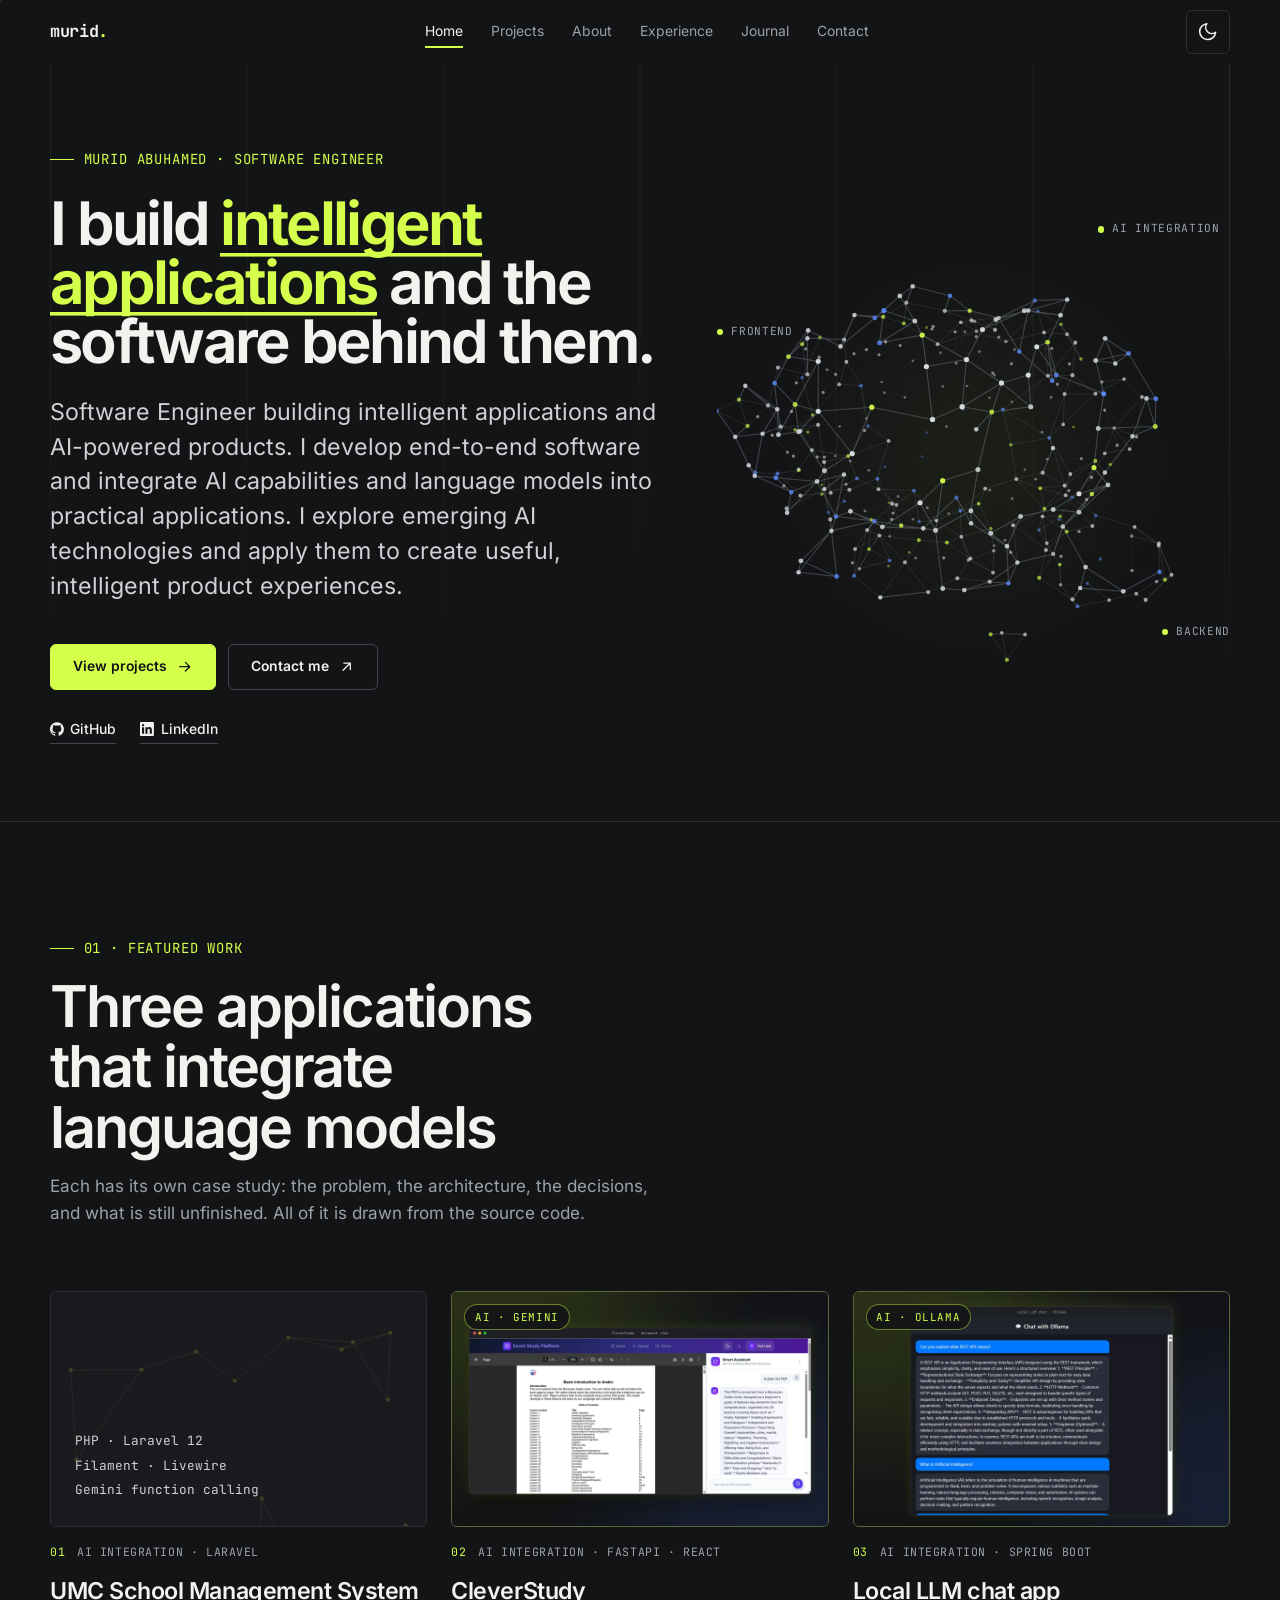
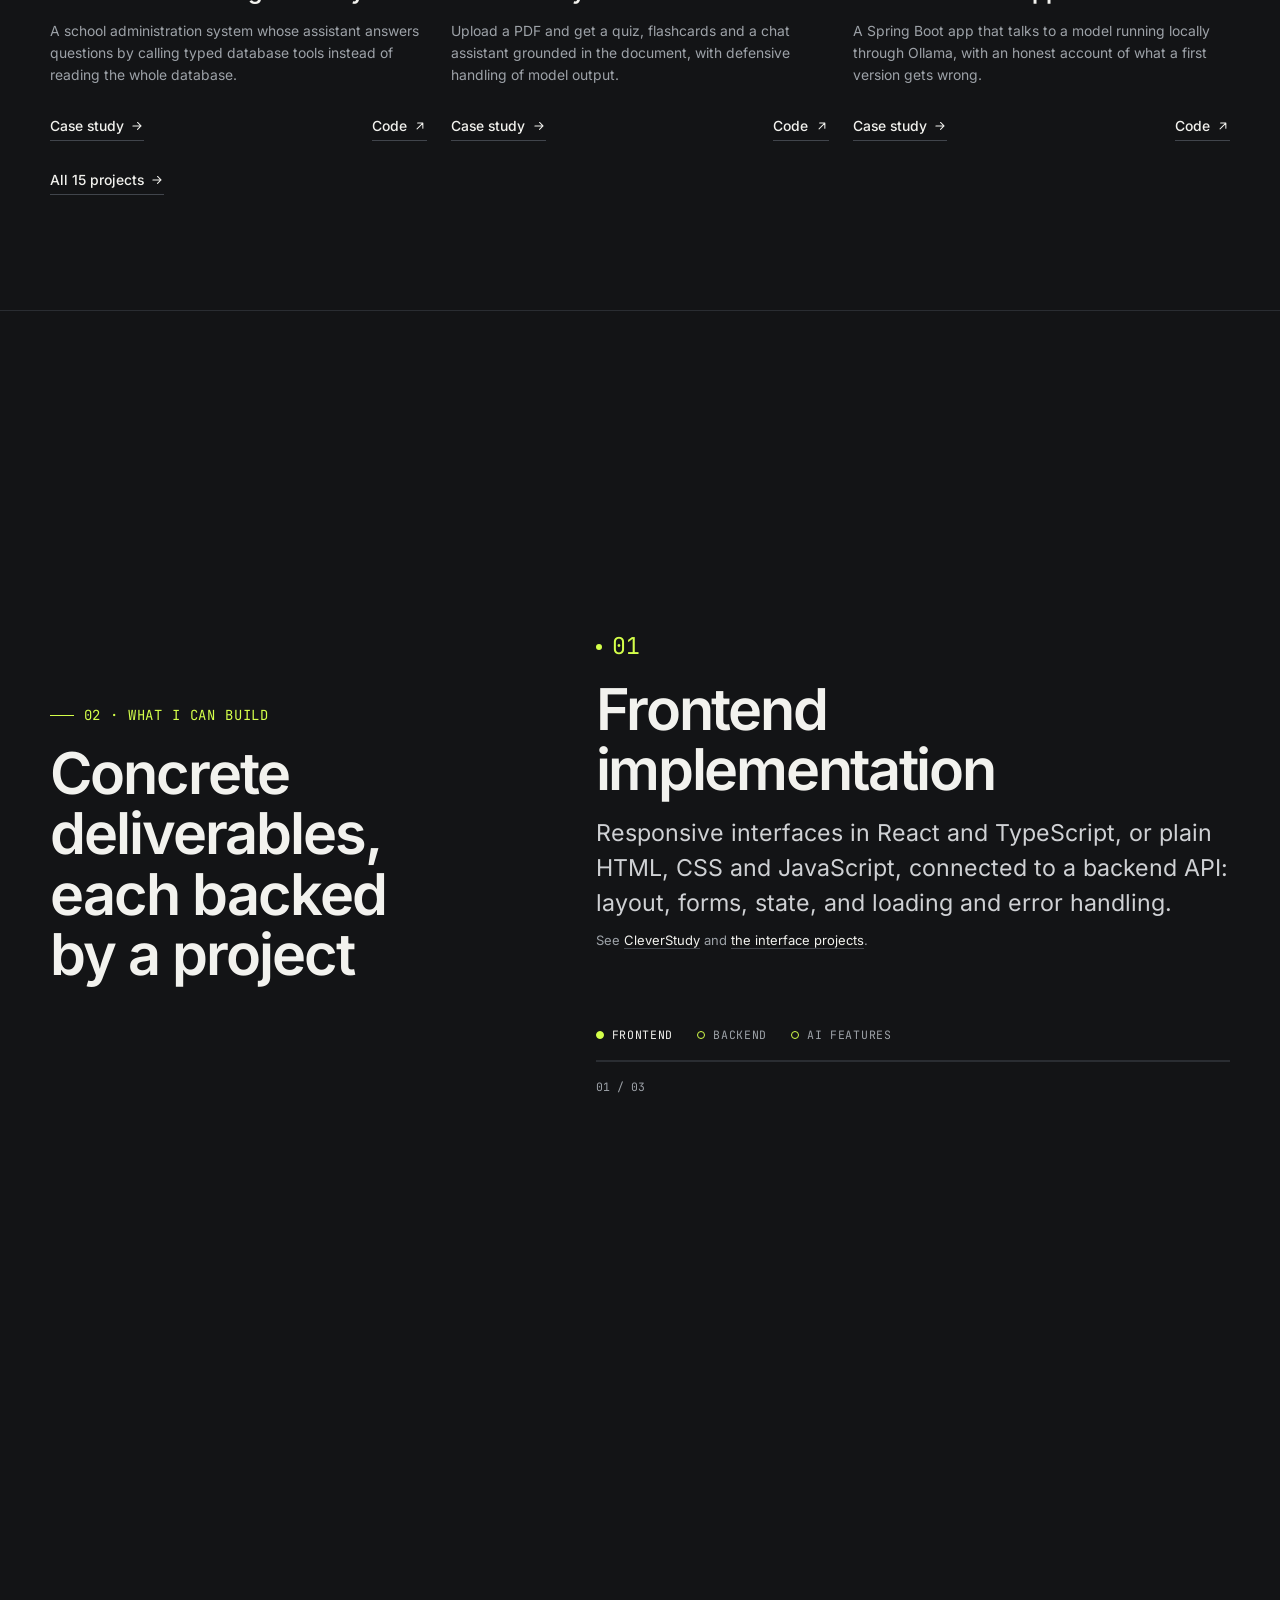
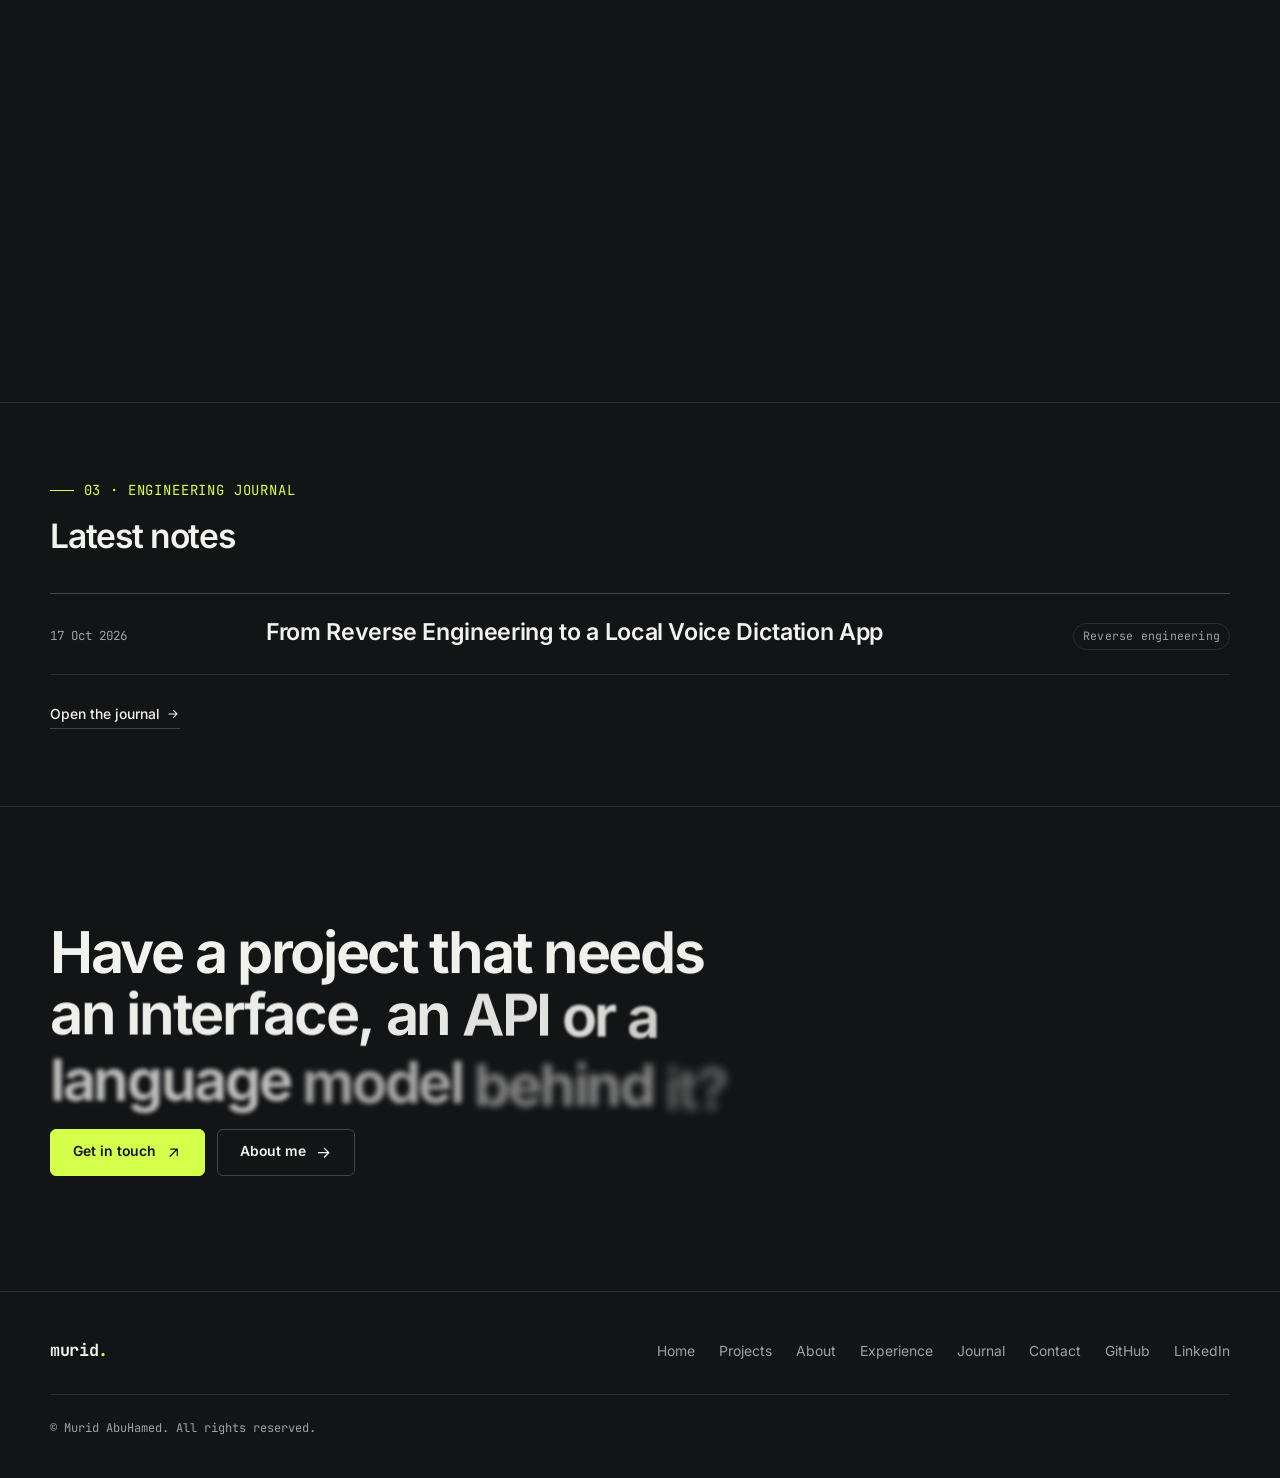
<file: index.html>
<!DOCTYPE html>
<html lang="en" data-theme="dark">
<head>
    <!-- shell:head:start -->
    <meta charset="UTF-8">
    <meta name="viewport" content="width=device-width, initial-scale=1.0">
    <meta name="theme-color" content="#131416">
    <link rel="icon" href="assets/img/favicon.png" type="image/png">
    <link rel="preload" href="assets/fonts/inter-var.woff2" as="font" type="font/woff2" crossorigin>
    <link rel="preload" href="assets/fonts/jetbrains-mono-var.woff2" as="font" type="font/woff2" crossorigin>
    <link rel="stylesheet" href="assets/css/styles.css?v=5">
    <!-- Dark by default; apply a saved light choice before first paint to avoid a flash -->
    <script>
        (function () {
            var root = document.documentElement, theme;
            try { theme = localStorage.getItem('theme'); } catch (e) {}
            root.setAttribute('data-theme', theme === 'light' ? 'light' : 'dark');
            if (!window.matchMedia('(prefers-reduced-motion: reduce)').matches) {
                root.classList.add('has-motion');
                // safety net: never leave content hidden if the animation scripts fail to run
                setTimeout(function () { root.classList.remove('has-motion'); }, 4000);
            }
        })();
    </script>
    <!-- shell:head:end -->
    <title>Murid AbuHamed — Software Engineer</title>
    <meta name="description" content="Murid AbuHamed is a software engineer who builds intelligent applications: React and TypeScript frontends, Python, Java and PHP backends, and LLM integration with Gemini and Ollama.">
    <meta property="og:title" content="Murid AbuHamed — Software Engineer">
    <meta property="og:description" content="Intelligent applications and the software behind them: frontend, backend and LLM integration. Case studies built from the source code.">
    <meta property="og:type" content="website">
    <script type="application/ld+json">
    {
        "@context": "https://schema.org",
        "@type": "Person",
        "name": "Murid AbuHamed",
        "jobTitle": "Software Engineer",
        "alumniOf": "Óbuda University",
        "url": "https://muridabuhamed.github.io/muridabuhamed/",
        "sameAs": ["https://github.com/muridabuhamed", "https://www.linkedin.com/in/murid-abuhamed-48bbb2239/"]
    }
    </script>
</head>
<body data-page="home">
    <!-- shell:header:start -->
    <svg width="0" height="0" style="position:absolute" aria-hidden="true" focusable="false">
        <symbol id="i-arrow-up-right" viewBox="0 0 24 24"><path d="M7 17 17 7M8 7h9v9"/></symbol>
        <symbol id="i-arrow-right" viewBox="0 0 24 24"><path d="M5 12h14M13 6l6 6-6 6"/></symbol>
        <symbol id="i-arrow-left" viewBox="0 0 24 24"><path d="M19 12H5M11 6l-6 6 6 6"/></symbol>
        <symbol id="i-arrow-up" viewBox="0 0 24 24"><path d="M12 19V5M6 11l6-6 6 6"/></symbol>
        <symbol id="i-sun" viewBox="0 0 24 24"><circle cx="12" cy="12" r="4"/><path d="M12 2v2M12 20v2M4.9 4.9l1.4 1.4M17.7 17.7l1.4 1.4M2 12h2M20 12h2M4.9 19.1l1.4-1.4M17.7 6.3l1.4-1.4"/></symbol>
        <symbol id="i-moon" viewBox="0 0 24 24"><path d="M21 12.8A9 9 0 1 1 11.2 3a7 7 0 0 0 9.8 9.8z"/></symbol>
        <symbol id="i-menu" viewBox="0 0 24 24"><path d="M4 8h16M4 16h16"/></symbol>
        <symbol id="i-close" viewBox="0 0 24 24"><path d="M6 6l12 12M18 6 6 18"/></symbol>
        <symbol id="i-github" viewBox="0 0 24 24"><path d="M12 .297c-6.63 0-12 5.373-12 12 0 5.303 3.438 9.8 8.205 11.385.6.113.82-.258.82-.577 0-.285-.01-1.04-.015-2.04-3.338.724-4.042-1.61-4.042-1.61C4.422 18.07 3.633 17.7 3.633 17.7c-1.087-.744.084-.729.084-.729 1.205.084 1.838 1.236 1.838 1.236 1.07 1.835 2.809 1.305 3.495.998.108-.776.417-1.305.76-1.605-2.665-.3-5.466-1.332-5.466-5.93 0-1.31.465-2.38 1.235-3.22-.135-.303-.54-1.523.105-3.176 0 0 1.005-.322 3.3 1.23.96-.267 1.98-.399 3-.405 1.02.006 2.04.138 3 .405 2.28-1.552 3.285-1.23 3.285-1.23.645 1.653.24 2.873.12 3.176.765.84 1.23 1.91 1.23 3.22 0 4.61-2.805 5.625-5.475 5.92.42.36.81 1.096.81 2.22 0 1.606-.015 2.896-.015 3.286 0 .315.21.69.825.57C20.565 22.092 24 17.592 24 12.297c0-6.627-5.373-12-12-12"/></symbol>
        <symbol id="i-linkedin" viewBox="0 0 24 24"><path d="M20.447 20.452h-3.554v-5.569c0-1.328-.027-3.037-1.852-3.037-1.853 0-2.136 1.445-2.136 2.939v5.667H9.351V9h3.414v1.561h.046c.477-.9 1.637-1.85 3.37-1.85 3.601 0 4.267 2.37 4.267 5.455v6.286zM5.337 7.433a2.062 2.062 0 1 1 0-4.125 2.062 2.062 0 0 1 0 4.125zm1.782 13.019H3.555V9h3.564v11.452zM22.225 0H1.771C.792 0 0 .774 0 1.729v20.542C0 23.227.792 24 1.771 24h20.451C23.2 24 24 23.227 24 22.271V1.729C24 .774 23.2 0 22.222 0z"/></symbol>
    </svg>

    <a href="#main" class="skip-link">Skip to content</a>

    <header class="header" id="header">
        <div class="scroll-progress" aria-hidden="true"></div>
        <nav class="nav container" aria-label="Main">
            <a href="index.html" class="nav__logo" aria-label="Murid AbuHamed, home">murid<span>.</span></a>

            <div class="nav__menu" id="nav-menu">
                <ul class="nav__list">
                    <li><a href="index.html" class="nav__link" aria-current="page">Home</a></li>
                    <li><a href="projects.html" class="nav__link">Projects</a></li>
                    <li><a href="about.html" class="nav__link">About</a></li>
                    <li><a href="experience.html" class="nav__link">Experience</a></li>
                    <li><a href="blog.html" class="nav__link">Journal</a></li>
                    <li><a href="contact.html" class="nav__link">Contact</a></li>
                </ul>
            </div>

            <div class="nav__actions">
                <button class="icon-button theme-toggle" type="button" id="theme-toggle" aria-label="Switch to light theme">
                    <svg class="icon icon--moon" aria-hidden="true"><use href="#i-moon"/></svg>
                    <svg class="icon icon--sun" aria-hidden="true"><use href="#i-sun"/></svg>
                </button>
                <button class="icon-button nav__toggle" type="button" id="nav-toggle" aria-expanded="false" aria-controls="nav-menu" aria-label="Open menu">
                    <svg class="icon" aria-hidden="true"><use href="#i-menu"/></svg>
                </button>
            </div>
        </nav>
    </header>
    <!-- shell:header:end -->

    <main id="main">
        <!--==================== HERO ====================-->
        <section class="hero" id="top" aria-labelledby="hero-title">
            <div class="container hero__inner">
                <p class="eyebrow">Murid AbuHamed · Software Engineer</p>

                <div class="hero__grid">
                    <div>
                        <h1 class="hero__title" id="hero-title">I build <em>intelligent applications</em> and the software behind them.</h1>
                        <p class="hero__intro">
                            Software Engineer building intelligent applications and AI-powered products.
                            I develop end-to-end software and integrate AI capabilities and language models into practical applications.
                            I explore emerging AI technologies and apply them to create useful, intelligent product experiences.
                        </p>

                        <div class="hero__actions">
                            <a href="projects.html" class="button button--primary">View projects <svg class="icon" aria-hidden="true"><use href="#i-arrow-right"/></svg></a>
                            <a href="contact.html" class="button button--ghost">Contact me <svg class="icon" aria-hidden="true"><use href="#i-arrow-up-right"/></svg></a>
                        </div>

                        <div class="hero__links">
                            <a class="text-link" href="https://github.com/muridabuhamed" target="_blank" rel="noopener noreferrer">
                                <svg class="icon icon--fill" aria-hidden="true"><use href="#i-github"/></svg> GitHub
                            </a>
                            <a class="text-link" href="https://www.linkedin.com/in/murid-abuhamed-48bbb2239/" target="_blank" rel="noopener noreferrer">
                                <svg class="icon icon--fill" aria-hidden="true"><use href="#i-linkedin"/></svg> LinkedIn
                            </a>
                        </div>
                    </div>

                    <div class="neural" data-neural-brain aria-hidden="true">
                        <img class="neural__fallback" src="assets/img/opt/brain-fallback.webp" width="720" height="720" alt="" decoding="async" fetchpriority="high">
                        <canvas></canvas>
                        <span class="neural__tag neural__tag--front">Frontend</span>
                        <span class="neural__tag neural__tag--ai">AI integration</span>
                        <span class="neural__tag neural__tag--back">Backend</span>
                    </div>
                </div>

            </div>
        </section>

        <!--==================== FEATURED ====================-->
        <section class="section" id="featured" aria-labelledby="featured-title">
            <div class="container">
                <header class="section__head">
                    <p class="eyebrow">01 · Featured work</p>
                    <h2 class="section__title" id="featured-title">Three applications that integrate language models</h2>
                    <p class="section__lead">Each has its own case study: the problem, the architecture, the decisions, and what is still unfinished. All of it is drawn from the source code.</p>
                </header>

                <div class="work-grid work-grid--3">
                    <article class="project reveal">
                        <a class="project__media project__media--plain" href="project-umc.html" aria-label="UMC School Management System case study"><span>PHP · Laravel 12<br>Filament · Livewire<br>Gemini function calling</span></a>
                        <p class="project__category"><span class="project__index">01</span> AI integration · Laravel</p>
                        <h3 class="project__title"><a href="project-umc.html">UMC School Management System</a></h3>
                        <p class="project__text">A school administration system whose assistant answers questions by calling typed database tools instead of reading the whole database.</p>
                        <div class="project__footer">
                            <a class="text-link" href="project-umc.html">Case study <svg class="icon" aria-hidden="true"><use href="#i-arrow-right"/></svg></a>
                            <a class="text-link" href="https://github.com/muridabuhamed/UMC-project" target="_blank" rel="noopener noreferrer">Code <svg class="icon" aria-hidden="true"><use href="#i-arrow-up-right"/></svg></a>
                        </div>
                    </article>

                    <article class="project reveal" style="--d:80ms">
                        <a class="project__media" data-badge="AI · Gemini" href="project-cleverstudy.html" aria-label="CleverStudy case study"><img src="assets/img/opt/framed/cleverstudy.webp" width="1600" height="1000" loading="lazy" decoding="async" alt="CleverStudy showing a PDF next to an AI chat assistant"></a>
                        <p class="project__category"><span class="project__index">02</span> AI integration · FastAPI · React</p>
                        <h3 class="project__title"><a href="project-cleverstudy.html">CleverStudy</a></h3>
                        <p class="project__text">Upload a PDF and get a quiz, flashcards and a chat assistant grounded in the document, with defensive handling of model output.</p>
                        <div class="project__footer">
                            <a class="text-link" href="project-cleverstudy.html">Case study <svg class="icon" aria-hidden="true"><use href="#i-arrow-right"/></svg></a>
                            <a class="text-link" href="https://github.com/muridabuhamed/CleverStudy" target="_blank" rel="noopener noreferrer">Code <svg class="icon" aria-hidden="true"><use href="#i-arrow-up-right"/></svg></a>
                        </div>
                    </article>

                    <article class="project reveal" style="--d:160ms">
                        <a class="project__media" data-badge="AI · Ollama" href="project-ollama-chat.html" aria-label="Local LLM chat app case study"><img src="assets/img/opt/framed/ollama-chat.webp" width="1600" height="1000" loading="lazy" decoding="async" alt="Dark chat interface answering questions about REST APIs with a local model"></a>
                        <p class="project__category"><span class="project__index">03</span> AI integration · Spring Boot</p>
                        <h3 class="project__title"><a href="project-ollama-chat.html">Local LLM chat app</a></h3>
                        <p class="project__text">A Spring Boot app that talks to a model running locally through Ollama, with an honest account of what a first version gets wrong.</p>
                        <div class="project__footer">
                            <a class="text-link" href="project-ollama-chat.html">Case study <svg class="icon" aria-hidden="true"><use href="#i-arrow-right"/></svg></a>
                            <a class="text-link" href="https://github.com/muridabuhamed/AI-App" target="_blank" rel="noopener noreferrer">Code <svg class="icon" aria-hidden="true"><use href="#i-arrow-up-right"/></svg></a>
                        </div>
                    </article>
                </div>

                <p class="section__more"><a class="text-link" href="projects.html">All 15 projects <svg class="icon" aria-hidden="true"><use href="#i-arrow-right"/></svg></a></p>
            </div>
        </section>

        <!--==================== CAPABILITIES (scroll story on large screens, plain list elsewhere) ====================-->
        <section class="section scrolly" id="services" aria-labelledby="services-title">
            <div class="scrolly__track">
                <div class="scrolly__stage">
                    <div class="container scrolly__inner">
                        <header class="section__head">
                            <p class="eyebrow">02 · What I can build</p>
                            <h2 class="section__title" id="services-title">Concrete deliverables, each backed by a project</h2>
                        </header>

                        <div class="scrolly__body">
                            <ol class="services__list scrolly__chapters">
                                <li class="service">
                                    <span class="service__num">01</span>
                                    <h3 class="service__title">Frontend implementation</h3>
                                    <div>
                                        <p class="service__text">Responsive interfaces in React and TypeScript, or plain HTML, CSS and JavaScript, connected to a backend API: layout, forms, state, and loading and error handling.</p>
                                        <p class="service__proof">See <a href="project-cleverstudy.html">CleverStudy</a> and <a href="projects.html#interfaces">the interface projects</a>.</p>
                                    </div>
                                </li>
                                <li class="service">
                                    <span class="service__num">02</span>
                                    <h3 class="service__title">Backend services and APIs</h3>
                                    <div>
                                        <p class="service__text">REST APIs and server-side applications in Python (FastAPI), Java (Spring Boot), C# (ASP.NET Core) or PHP (Laravel), with authentication, relational data, and routes, business logic and data access kept in separate layers.</p>
                                        <p class="service__proof">See <a href="project-cleverstudy.html">CleverStudy</a>, <a href="project-umc.html">UMC</a> and <a href="projects.html#engineering">the fan–artist API</a>.</p>
                                    </div>
                                </li>
                                <li class="service">
                                    <span class="service__num">03</span>
                                    <h3 class="service__title">AI features in applications</h3>
                                    <div>
                                        <p class="service__text">Adding language-model features to an application: hosted models such as Gemini or local models through Ollama, with structured output, tool calling over your own data, and handling for malformed responses and rate limits.</p>
                                        <p class="service__proof">See <a href="project-umc.html">UMC</a>, <a href="project-cleverstudy.html">CleverStudy</a> and <a href="project-ollama-chat.html">the local LLM chat app</a>.</p>
                                    </div>
                                </li>
                            </ol>

                            <div class="scrolly__progress" aria-hidden="true">
                                <ol class="scrolly__rail"><li>Frontend</li><li>Backend</li><li>AI features</li></ol>
                                <div class="scrolly__bar"><span></span></div>
                                <p class="scrolly__count">01 / 03</p>
                            </div>
                        </div>
                    </div>
                </div>
            </div>
        </section>

        <!--==================== JOURNAL (only when entries exist) ====================-->
        <section class="section section--quiet" id="journal" aria-labelledby="journal-title" hidden>
            <div class="container">
                <header class="section__head">
                    <p class="eyebrow">03 · Engineering journal</p>
                    <h2 class="section__title" id="journal-title">Latest notes</h2>
                </header>
                <div class="journal-list" id="journal-latest"></div>
                <p class="section__more"><a class="text-link" href="blog.html">Open the journal <svg class="icon" aria-hidden="true"><use href="#i-arrow-right"/></svg></a></p>
            </div>
        </section>

        <!--==================== CLOSING CALL ====================-->
        <section class="section cta" aria-labelledby="cta-title">
            <div class="container cta__inner">
                <h2 class="cta__title" id="cta-title">Have a project that needs an interface, an API or a language model behind it?</h2>
                <div class="cta__actions">
                    <a href="contact.html" class="button button--primary">Get in touch <svg class="icon" aria-hidden="true"><use href="#i-arrow-up-right"/></svg></a>
                    <a href="about.html" class="button button--ghost">About me <svg class="icon" aria-hidden="true"><use href="#i-arrow-right"/></svg></a>
                </div>
            </div>
        </section>
    </main>

    <!-- shell:footer:start -->
    <footer class="footer">
        <div class="container">
            <div class="footer__row">
                <a href="index.html" class="nav__logo" aria-label="Murid AbuHamed, home">murid<span>.</span></a>
                <nav class="footer__nav" aria-label="Footer">
                    <a href="index.html">Home</a>
                    <a href="projects.html">Projects</a>
                    <a href="about.html">About</a>
                    <a href="experience.html">Experience</a>
                    <a href="blog.html">Journal</a>
                    <a href="contact.html">Contact</a>
                    <a href="https://github.com/muridabuhamed" target="_blank" rel="noopener noreferrer">GitHub</a>
                    <a href="https://www.linkedin.com/in/murid-abuhamed-48bbb2239/" target="_blank" rel="noopener noreferrer">LinkedIn</a>
                </nav>
            </div>
            <p class="footer__copy">&copy; Murid AbuHamed. All rights reserved.</p>
        </div>
    </footer>

    <button class="icon-button scrollup" type="button" id="scroll-up" aria-label="Back to top">
        <svg class="icon" aria-hidden="true"><use href="#i-arrow-up"/></svg>
    </button>
    <!-- shell:footer:end -->

    <script src="assets/js/posts.js?v=6"></script>
    <!-- shell:scripts:start -->
    <script src="assets/js/vendor/gsap.min.js"></script>
    <script src="assets/js/vendor/ScrollTrigger.min.js"></script>
    <script src="assets/js/vendor/ScrollToPlugin.min.js"></script>
    <script src="assets/js/vendor/lenis.min.js"></script>
    <script src="assets/js/motion.js?v=2"></script>
    <script src="assets/js/main.js?v=2"></script>
    <!-- shell:scripts:end -->
    <script src="assets/js/neural-brain.js" defer></script>
</body>
</html>
</file>
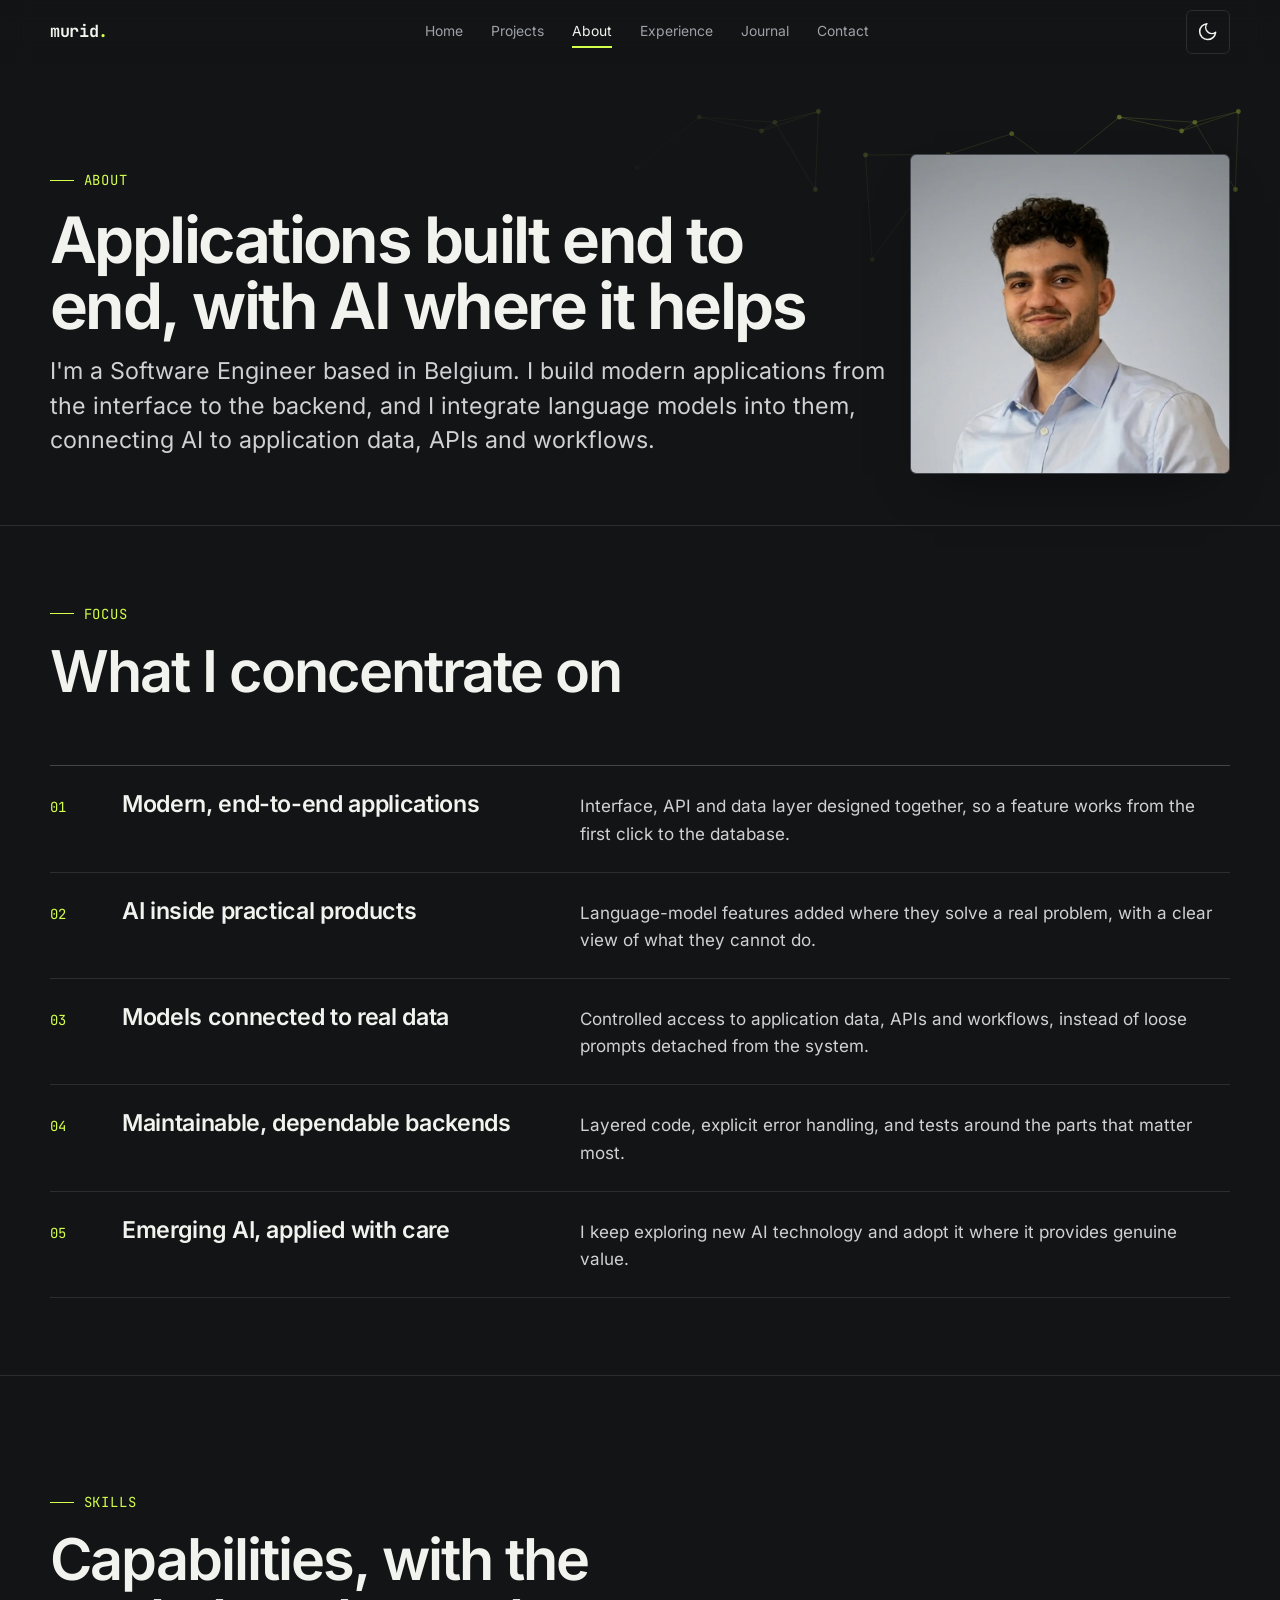
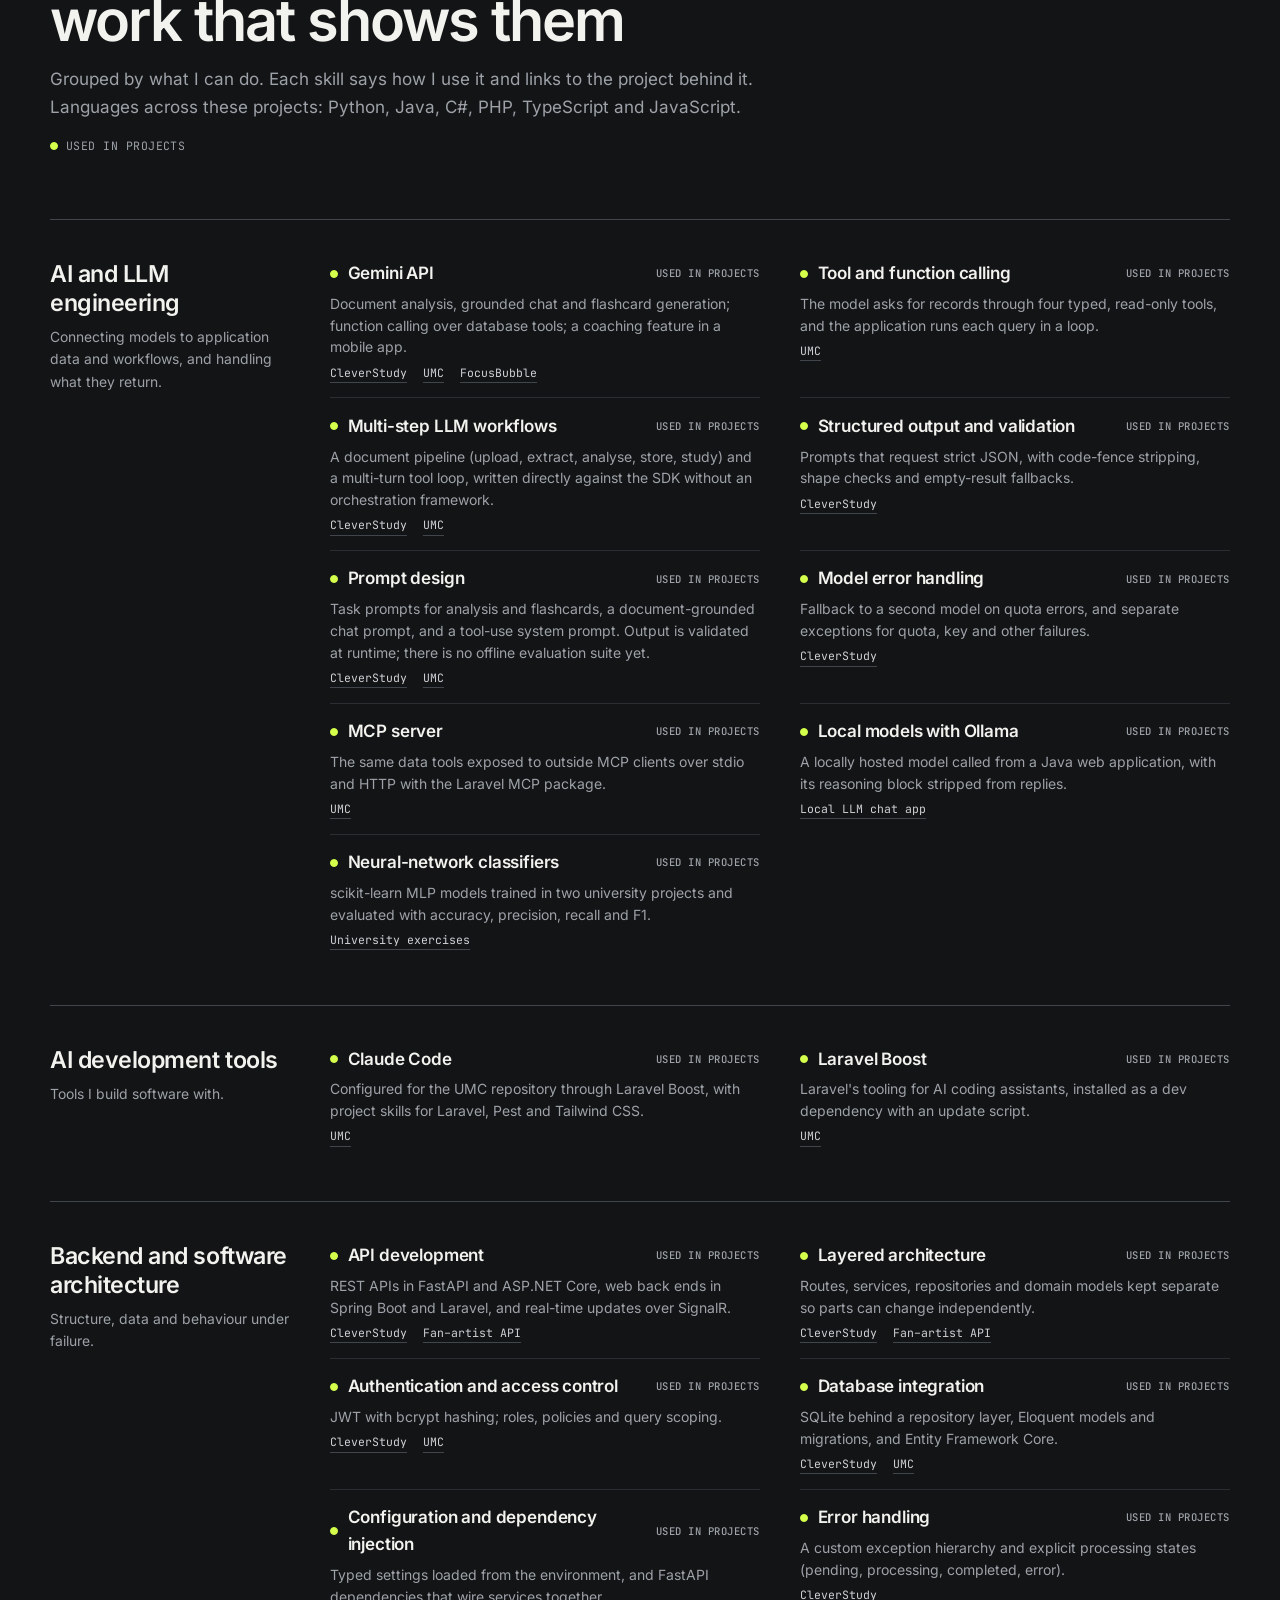
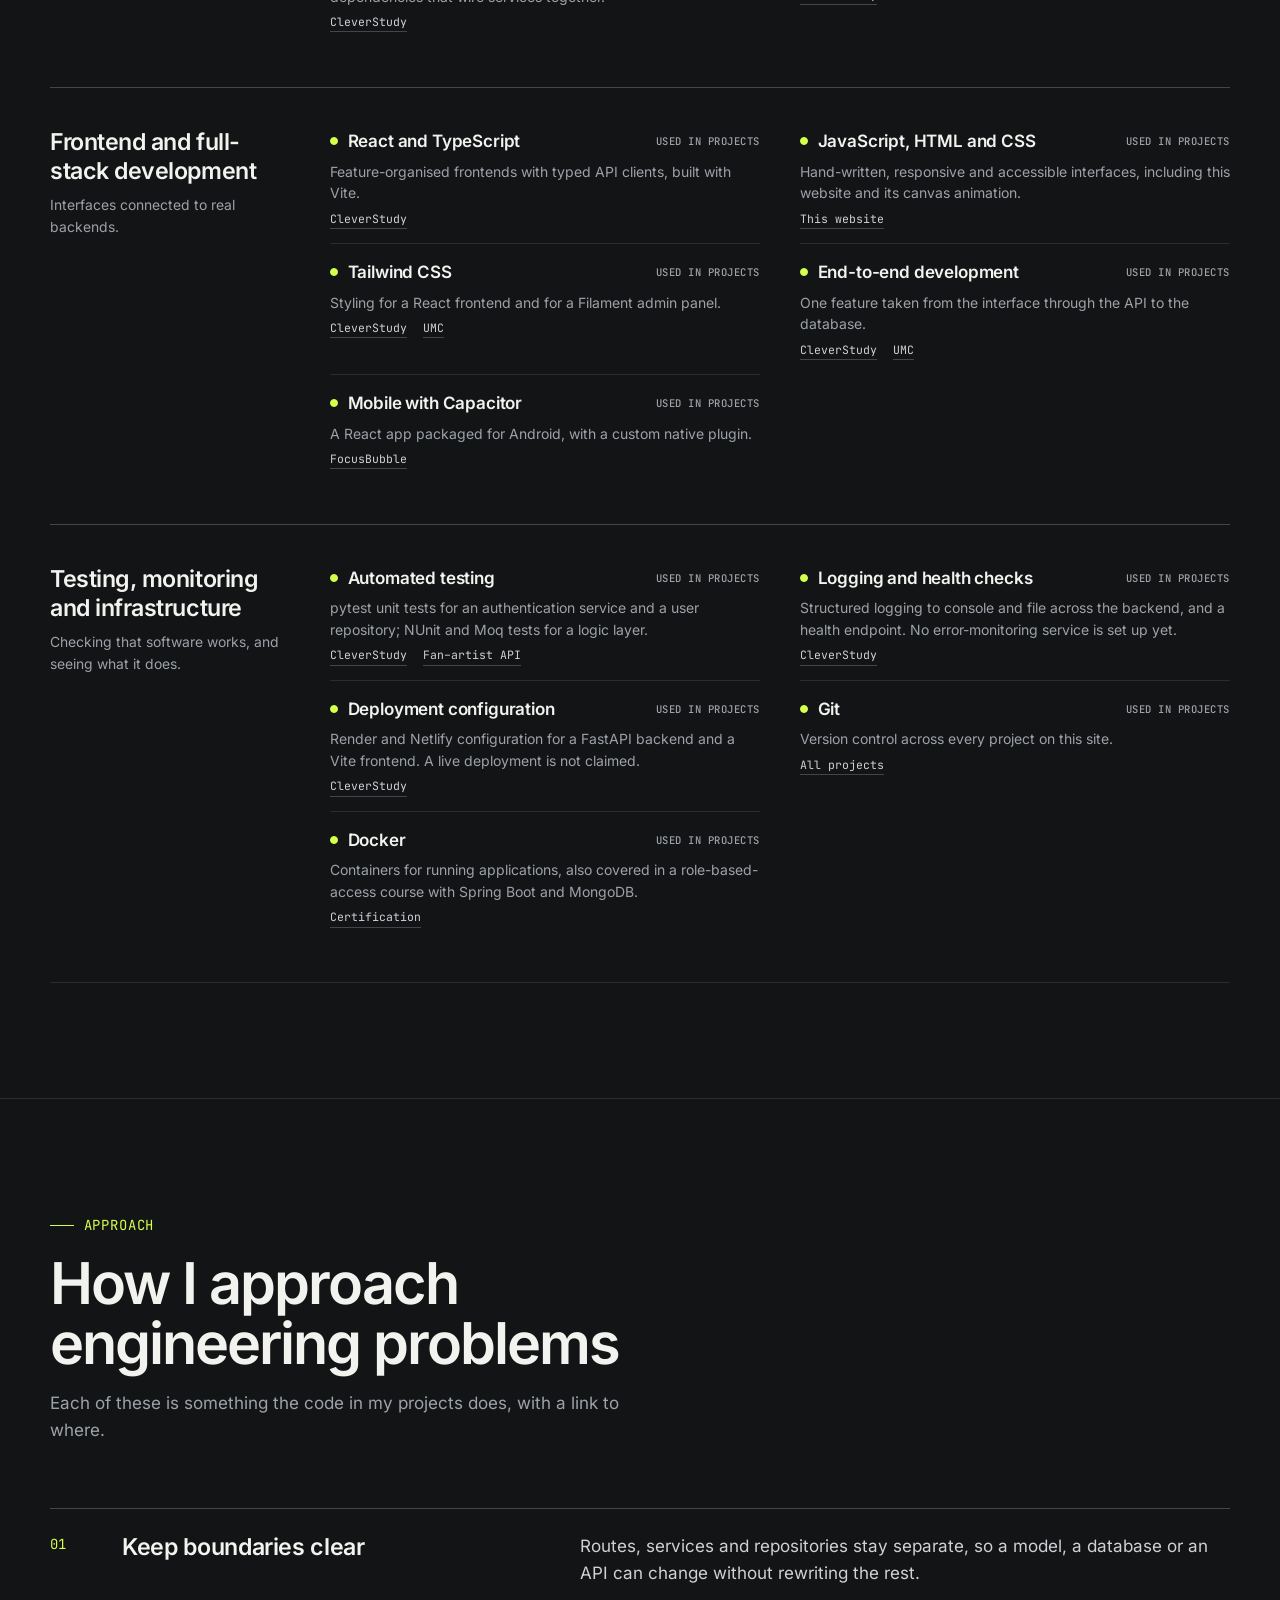
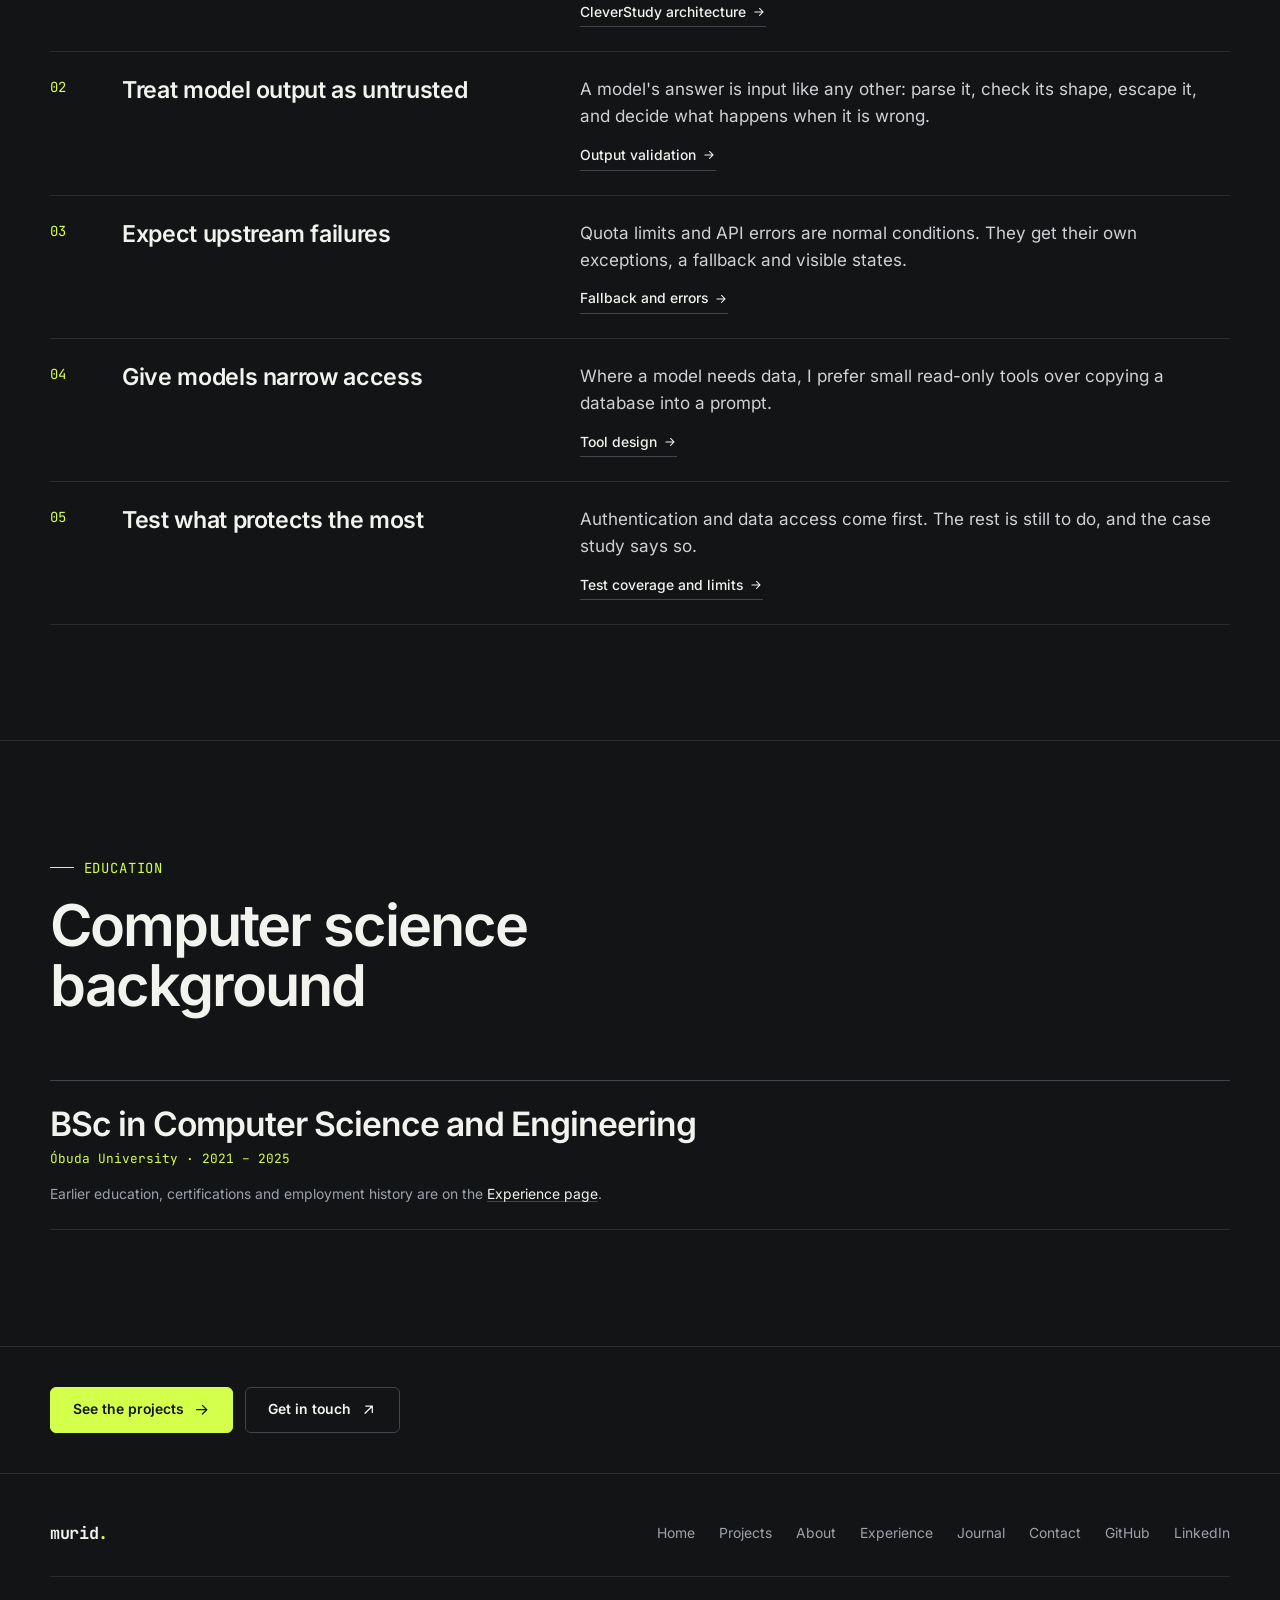
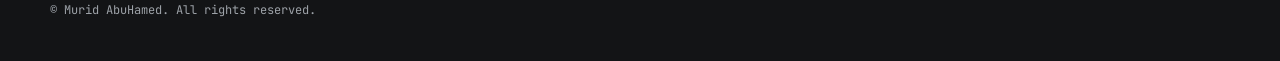
<file: about.html>
<!DOCTYPE html>
<html lang="en" data-theme="dark">
<head>
    <!-- shell:head:start -->
    <meta charset="UTF-8">
    <meta name="viewport" content="width=device-width, initial-scale=1.0">
    <meta name="theme-color" content="#131416">
    <link rel="icon" href="assets/img/favicon.png" type="image/png">
    <link rel="preload" href="assets/fonts/inter-var.woff2" as="font" type="font/woff2" crossorigin>
    <link rel="preload" href="assets/fonts/jetbrains-mono-var.woff2" as="font" type="font/woff2" crossorigin>
    <link rel="stylesheet" href="assets/css/styles.css?v=5">
    <!-- Dark by default; apply a saved light choice before first paint to avoid a flash -->
    <script>
        (function () {
            var root = document.documentElement, theme;
            try { theme = localStorage.getItem('theme'); } catch (e) {}
            root.setAttribute('data-theme', theme === 'light' ? 'light' : 'dark');
            if (!window.matchMedia('(prefers-reduced-motion: reduce)').matches) {
                root.classList.add('has-motion');
                // safety net: never leave content hidden if the animation scripts fail to run
                setTimeout(function () { root.classList.remove('has-motion'); }, 4000);
            }
        })();
    </script>
    <!-- shell:head:end -->
    <title>About — Murid AbuHamed</title>
    <meta name="description" content="Murid AbuHamed is a Software Engineer who builds end-to-end applications and integrates language models into them, connecting AI to application data, APIs and workflows.">
    <meta property="og:title" content="About — Murid AbuHamed">
    <meta property="og:description" content="A Software Engineer building end-to-end applications and integrating AI into them: focus, skills grouped by capability, and how I approach engineering problems.">
    <meta property="og:type" content="profile">
</head>
<body data-page="about">
    <!-- shell:header:start -->
    <svg width="0" height="0" style="position:absolute" aria-hidden="true" focusable="false">
        <symbol id="i-arrow-up-right" viewBox="0 0 24 24"><path d="M7 17 17 7M8 7h9v9"/></symbol>
        <symbol id="i-arrow-right" viewBox="0 0 24 24"><path d="M5 12h14M13 6l6 6-6 6"/></symbol>
        <symbol id="i-arrow-left" viewBox="0 0 24 24"><path d="M19 12H5M11 6l-6 6 6 6"/></symbol>
        <symbol id="i-arrow-up" viewBox="0 0 24 24"><path d="M12 19V5M6 11l6-6 6 6"/></symbol>
        <symbol id="i-sun" viewBox="0 0 24 24"><circle cx="12" cy="12" r="4"/><path d="M12 2v2M12 20v2M4.9 4.9l1.4 1.4M17.7 17.7l1.4 1.4M2 12h2M20 12h2M4.9 19.1l1.4-1.4M17.7 6.3l1.4-1.4"/></symbol>
        <symbol id="i-moon" viewBox="0 0 24 24"><path d="M21 12.8A9 9 0 1 1 11.2 3a7 7 0 0 0 9.8 9.8z"/></symbol>
        <symbol id="i-menu" viewBox="0 0 24 24"><path d="M4 8h16M4 16h16"/></symbol>
        <symbol id="i-close" viewBox="0 0 24 24"><path d="M6 6l12 12M18 6 6 18"/></symbol>
        <symbol id="i-github" viewBox="0 0 24 24"><path d="M12 .297c-6.63 0-12 5.373-12 12 0 5.303 3.438 9.8 8.205 11.385.6.113.82-.258.82-.577 0-.285-.01-1.04-.015-2.04-3.338.724-4.042-1.61-4.042-1.61C4.422 18.07 3.633 17.7 3.633 17.7c-1.087-.744.084-.729.084-.729 1.205.084 1.838 1.236 1.838 1.236 1.07 1.835 2.809 1.305 3.495.998.108-.776.417-1.305.76-1.605-2.665-.3-5.466-1.332-5.466-5.93 0-1.31.465-2.38 1.235-3.22-.135-.303-.54-1.523.105-3.176 0 0 1.005-.322 3.3 1.23.96-.267 1.98-.399 3-.405 1.02.006 2.04.138 3 .405 2.28-1.552 3.285-1.23 3.285-1.23.645 1.653.24 2.873.12 3.176.765.84 1.23 1.91 1.23 3.22 0 4.61-2.805 5.625-5.475 5.92.42.36.81 1.096.81 2.22 0 1.606-.015 2.896-.015 3.286 0 .315.21.69.825.57C20.565 22.092 24 17.592 24 12.297c0-6.627-5.373-12-12-12"/></symbol>
        <symbol id="i-linkedin" viewBox="0 0 24 24"><path d="M20.447 20.452h-3.554v-5.569c0-1.328-.027-3.037-1.852-3.037-1.853 0-2.136 1.445-2.136 2.939v5.667H9.351V9h3.414v1.561h.046c.477-.9 1.637-1.85 3.37-1.85 3.601 0 4.267 2.37 4.267 5.455v6.286zM5.337 7.433a2.062 2.062 0 1 1 0-4.125 2.062 2.062 0 0 1 0 4.125zm1.782 13.019H3.555V9h3.564v11.452zM22.225 0H1.771C.792 0 0 .774 0 1.729v20.542C0 23.227.792 24 1.771 24h20.451C23.2 24 24 23.227 24 22.271V1.729C24 .774 23.2 0 22.222 0z"/></symbol>
    </svg>

    <a href="#main" class="skip-link">Skip to content</a>

    <header class="header" id="header">
        <div class="scroll-progress" aria-hidden="true"></div>
        <nav class="nav container" aria-label="Main">
            <a href="index.html" class="nav__logo" aria-label="Murid AbuHamed, home">murid<span>.</span></a>

            <div class="nav__menu" id="nav-menu">
                <ul class="nav__list">
                    <li><a href="index.html" class="nav__link">Home</a></li>
                    <li><a href="projects.html" class="nav__link">Projects</a></li>
                    <li><a href="about.html" class="nav__link" aria-current="page">About</a></li>
                    <li><a href="experience.html" class="nav__link">Experience</a></li>
                    <li><a href="blog.html" class="nav__link">Journal</a></li>
                    <li><a href="contact.html" class="nav__link">Contact</a></li>
                </ul>
            </div>

            <div class="nav__actions">
                <button class="icon-button theme-toggle" type="button" id="theme-toggle" aria-label="Switch to light theme">
                    <svg class="icon icon--moon" aria-hidden="true"><use href="#i-moon"/></svg>
                    <svg class="icon icon--sun" aria-hidden="true"><use href="#i-sun"/></svg>
                </button>
                <button class="icon-button nav__toggle" type="button" id="nav-toggle" aria-expanded="false" aria-controls="nav-menu" aria-label="Open menu">
                    <svg class="icon" aria-hidden="true"><use href="#i-menu"/></svg>
                </button>
            </div>
        </nav>
    </header>
    <!-- shell:header:end -->

    <main id="main">
        <header class="page-head has-pattern">
            <div class="container about-head">
                <div class="about-head__text">
                    <p class="eyebrow">About</p>
                    <h1 class="page-head__title">Applications built end to end, with AI where it helps</h1>
                    <p class="page-head__lead">I'm a Software Engineer based in Belgium. I build modern applications from the interface to the backend, and I integrate language models into them, connecting AI to application data, APIs and workflows.</p>
                </div>
                <figure class="about__portrait about__portrait--photo">
                    <img src="assets/img/opt/portrait.webp" width="600" height="600" decoding="async" alt="Portrait of Murid AbuHamed">
                </figure>
            </div>
        </header>

        <section class="section section--flush" aria-labelledby="focus-title">
            <div class="container">
                <header class="section__head">
                    <p class="eyebrow">Focus</p>
                    <h2 class="section__title" id="focus-title">What I concentrate on</h2>
                </header>

                <ol class="focus">
                    <li class="focus__item reveal">
                        <h3 class="focus__title">Modern, end-to-end applications</h3>
                        <p class="focus__text">Interface, API and data layer designed together, so a feature works from the first click to the database.</p>
                    </li>
                    <li class="focus__item reveal">
                        <h3 class="focus__title">AI inside practical products</h3>
                        <p class="focus__text">Language-model features added where they solve a real problem, with a clear view of what they cannot do.</p>
                    </li>
                    <li class="focus__item reveal">
                        <h3 class="focus__title">Models connected to real data</h3>
                        <p class="focus__text">Controlled access to application data, APIs and workflows, instead of loose prompts detached from the system.</p>
                    </li>
                    <li class="focus__item reveal">
                        <h3 class="focus__title">Maintainable, dependable backends</h3>
                        <p class="focus__text">Layered code, explicit error handling, and tests around the parts that matter most.</p>
                    </li>
                    <li class="focus__item reveal">
                        <h3 class="focus__title">Emerging AI, applied with care</h3>
                        <p class="focus__text">I keep exploring new AI technology and adopt it where it provides genuine value.</p>
                    </li>
                </ol>
            </div>
        </section>

        <!--
            SKILLS: how to add or change a skill
            1. Copy one <li class="skill"> into the group it belongs to (or move it between groups).
            2. Set data-status to one of:
                 used       - Used in projects: verified in a project on this site
                 coursework - Coursework: used in an academic or training context
               The label is shown on the row automatically.
            3. Write one specific sentence on how I use it, and link the project that shows it in .skill__proof.
            Only list a technology that a repository, certification or course supports.
            Tools without that evidence are kept in the commented block at the end of this section.
        -->
        <section class="section" id="skills" aria-labelledby="skills-title">
            <div class="container skills">
                <header class="section__head">
                    <p class="eyebrow">Skills</p>
                    <h2 class="section__title" id="skills-title">Capabilities, with the work that shows them</h2>
                    <p class="section__lead">Grouped by what I can do. Each skill says how I use it and links to the project behind it. Languages across these projects: Python, Java, C#, PHP, TypeScript and JavaScript.</p>
                    <ul class="skills__legend" aria-label="What the markers mean">
                        <li data-status="used">Used in projects</li>
                        <li data-status="coursework">Coursework</li>
                    </ul>
                </header>

                <section class="skill-group reveal" aria-labelledby="sg-ai">
                    <header class="skill-group__head">
                        <h3 class="skill-group__title" id="sg-ai">AI and LLM engineering</h3>
                        <p class="skill-group__text">Connecting models to application data and workflows, and handling what they return.</p>
                    </header>
                    <ul class="skill-list">
                        <li class="skill" data-status="used">
                            <span class="skill__name">Gemini API</span>
                            <p class="skill__note">Document analysis, grounded chat and flashcard generation; function calling over database tools; a coaching feature in a mobile app.</p>
                            <p class="skill__proof"><a href="project-cleverstudy.html">CleverStudy</a><a href="project-umc.html">UMC</a><a href="projects.html#engineering">FocusBubble</a></p>
                        </li>
                        <li class="skill" data-status="used">
                            <span class="skill__name">Tool and function calling</span>
                            <p class="skill__note">The model asks for records through four typed, read-only tools, and the application runs each query in a loop.</p>
                            <p class="skill__proof"><a href="project-umc.html#s-decisions">UMC</a></p>
                        </li>
                        <li class="skill" data-status="used">
                            <span class="skill__name">Multi-step LLM workflows</span>
                            <p class="skill__note">A document pipeline (upload, extract, analyse, store, study) and a multi-turn tool loop, written directly against the SDK without an orchestration framework.</p>
                            <p class="skill__proof"><a href="project-cleverstudy.html#s-architecture">CleverStudy</a><a href="project-umc.html#s-architecture">UMC</a></p>
                        </li>
                        <li class="skill" data-status="used">
                            <span class="skill__name">Structured output and validation</span>
                            <p class="skill__note">Prompts that request strict JSON, with code-fence stripping, shape checks and empty-result fallbacks.</p>
                            <p class="skill__proof"><a href="project-cleverstudy.html#s-decisions">CleverStudy</a></p>
                        </li>
                        <li class="skill" data-status="used">
                            <span class="skill__name">Prompt design</span>
                            <p class="skill__note">Task prompts for analysis and flashcards, a document-grounded chat prompt, and a tool-use system prompt. Output is validated at runtime; there is no offline evaluation suite yet.</p>
                            <p class="skill__proof"><a href="project-cleverstudy.html#s-decisions">CleverStudy</a><a href="project-umc.html#s-architecture">UMC</a></p>
                        </li>
                        <li class="skill" data-status="used">
                            <span class="skill__name">Model error handling</span>
                            <p class="skill__note">Fallback to a second model on quota errors, and separate exceptions for quota, key and other failures.</p>
                            <p class="skill__proof"><a href="project-cleverstudy.html#s-decisions">CleverStudy</a></p>
                        </li>
                        <li class="skill" data-status="used">
                            <span class="skill__name">MCP server</span>
                            <p class="skill__note">The same data tools exposed to outside MCP clients over stdio and HTTP with the Laravel MCP package.</p>
                            <p class="skill__proof"><a href="project-umc.html#s-architecture">UMC</a></p>
                        </li>
                        <li class="skill" data-status="used">
                            <span class="skill__name">Local models with Ollama</span>
                            <p class="skill__note">A locally hosted model called from a Java web application, with its reasoning block stripped from replies.</p>
                            <p class="skill__proof"><a href="project-ollama-chat.html">Local LLM chat app</a></p>
                        </li>
                        <li class="skill" data-status="used">
                            <span class="skill__name">Neural-network classifiers</span>
                            <p class="skill__note">scikit-learn MLP models trained in two university projects and evaluated with accuracy, precision, recall and F1.</p>
                            <p class="skill__proof"><a href="projects.html#experiments">University exercises</a></p>
                        </li>
                    </ul>
                </section>

                <section class="skill-group reveal" aria-labelledby="sg-aitools">
                    <header class="skill-group__head">
                        <h3 class="skill-group__title" id="sg-aitools">AI development tools</h3>
                        <p class="skill-group__text">Tools I build software with.</p>
                    </header>
                    <ul class="skill-list">
                        <li class="skill" data-status="used">
                            <span class="skill__name">Claude Code</span>
                            <p class="skill__note">Configured for the UMC repository through Laravel Boost, with project skills for Laravel, Pest and Tailwind CSS.</p>
                            <p class="skill__proof"><a href="project-umc.html#s-tech">UMC</a></p>
                        </li>
                        <li class="skill" data-status="used">
                            <span class="skill__name">Laravel Boost</span>
                            <p class="skill__note">Laravel's tooling for AI coding assistants, installed as a dev dependency with an update script.</p>
                            <p class="skill__proof"><a href="project-umc.html#s-tech">UMC</a></p>
                        </li>
                    </ul>
                </section>

                <section class="skill-group reveal" aria-labelledby="sg-backend">
                    <header class="skill-group__head">
                        <h3 class="skill-group__title" id="sg-backend">Backend and software architecture</h3>
                        <p class="skill-group__text">Structure, data and behaviour under failure.</p>
                    </header>
                    <ul class="skill-list">
                        <li class="skill" data-status="used">
                            <span class="skill__name">API development</span>
                            <p class="skill__note">REST APIs in FastAPI and ASP.NET Core, web back ends in Spring Boot and Laravel, and real-time updates over SignalR.</p>
                            <p class="skill__proof"><a href="project-cleverstudy.html">CleverStudy</a><a href="projects.html#engineering">Fan–artist API</a></p>
                        </li>
                        <li class="skill" data-status="used">
                            <span class="skill__name">Layered architecture</span>
                            <p class="skill__note">Routes, services, repositories and domain models kept separate so parts can change independently.</p>
                            <p class="skill__proof"><a href="project-cleverstudy.html#s-architecture">CleverStudy</a><a href="projects.html#engineering">Fan–artist API</a></p>
                        </li>
                        <li class="skill" data-status="used">
                            <span class="skill__name">Authentication and access control</span>
                            <p class="skill__note">JWT with bcrypt hashing; roles, policies and query scoping.</p>
                            <p class="skill__proof"><a href="project-cleverstudy.html">CleverStudy</a><a href="project-umc.html#s-architecture">UMC</a></p>
                        </li>
                        <li class="skill" data-status="used">
                            <span class="skill__name">Database integration</span>
                            <p class="skill__note">SQLite behind a repository layer, Eloquent models and migrations, and Entity Framework Core.</p>
                            <p class="skill__proof"><a href="project-cleverstudy.html#s-architecture">CleverStudy</a><a href="project-umc.html#s-architecture">UMC</a></p>
                        </li>
                        <li class="skill" data-status="used">
                            <span class="skill__name">Configuration and dependency injection</span>
                            <p class="skill__note">Typed settings loaded from the environment, and FastAPI dependencies that wire services together.</p>
                            <p class="skill__proof"><a href="project-cleverstudy.html#s-architecture">CleverStudy</a></p>
                        </li>
                        <li class="skill" data-status="used">
                            <span class="skill__name">Error handling</span>
                            <p class="skill__note">A custom exception hierarchy and explicit processing states (pending, processing, completed, error).</p>
                            <p class="skill__proof"><a href="project-cleverstudy.html#s-architecture">CleverStudy</a></p>
                        </li>
                    </ul>
                </section>

                <section class="skill-group reveal" aria-labelledby="sg-frontend">
                    <header class="skill-group__head">
                        <h3 class="skill-group__title" id="sg-frontend">Frontend and full-stack development</h3>
                        <p class="skill-group__text">Interfaces connected to real backends.</p>
                    </header>
                    <ul class="skill-list">
                        <li class="skill" data-status="used">
                            <span class="skill__name">React and TypeScript</span>
                            <p class="skill__note">Feature-organised frontends with typed API clients, built with Vite.</p>
                            <p class="skill__proof"><a href="project-cleverstudy.html#s-architecture">CleverStudy</a></p>
                        </li>
                        <li class="skill" data-status="used">
                            <span class="skill__name">JavaScript, HTML and CSS</span>
                            <p class="skill__note">Hand-written, responsive and accessible interfaces, including this website and its canvas animation.</p>
                            <p class="skill__proof"><a href="projects.html#engineering">This website</a></p>
                        </li>
                        <li class="skill" data-status="used">
                            <span class="skill__name">Tailwind CSS</span>
                            <p class="skill__note">Styling for a React frontend and for a Filament admin panel.</p>
                            <p class="skill__proof"><a href="project-cleverstudy.html#s-tech">CleverStudy</a><a href="project-umc.html#s-tech">UMC</a></p>
                        </li>
                        <li class="skill" data-status="used">
                            <span class="skill__name">End-to-end development</span>
                            <p class="skill__note">One feature taken from the interface through the API to the database.</p>
                            <p class="skill__proof"><a href="project-cleverstudy.html">CleverStudy</a><a href="project-umc.html">UMC</a></p>
                        </li>
                        <li class="skill" data-status="used">
                            <span class="skill__name">Mobile with Capacitor</span>
                            <p class="skill__note">A React app packaged for Android, with a custom native plugin.</p>
                            <p class="skill__proof"><a href="projects.html#engineering">FocusBubble</a></p>
                        </li>
                    </ul>
                </section>

                <section class="skill-group reveal" aria-labelledby="sg-ops">
                    <header class="skill-group__head">
                        <h3 class="skill-group__title" id="sg-ops">Testing, monitoring and infrastructure</h3>
                        <p class="skill-group__text">Checking that software works, and seeing what it does.</p>
                    </header>
                    <ul class="skill-list">
                        <li class="skill" data-status="used">
                            <span class="skill__name">Automated testing</span>
                            <p class="skill__note">pytest unit tests for an authentication service and a user repository; NUnit and Moq tests for a logic layer.</p>
                            <p class="skill__proof"><a href="project-cleverstudy.html#s-status">CleverStudy</a><a href="projects.html#engineering">Fan–artist API</a></p>
                        </li>
                        <li class="skill" data-status="used">
                            <span class="skill__name">Logging and health checks</span>
                            <p class="skill__note">Structured logging to console and file across the backend, and a health endpoint. No error-monitoring service is set up yet.</p>
                            <p class="skill__proof"><a href="project-cleverstudy.html#s-architecture">CleverStudy</a></p>
                        </li>
                        <li class="skill" data-status="used">
                            <span class="skill__name">Deployment configuration</span>
                            <p class="skill__note">Render and Netlify configuration for a FastAPI backend and a Vite frontend. A live deployment is not claimed.</p>
                            <p class="skill__proof"><a href="project-cleverstudy.html#s-architecture">CleverStudy</a></p>
                        </li>
                        <li class="skill" data-status="used">
                            <span class="skill__name">Git</span>
                            <p class="skill__note">Version control across every project on this site.</p>
                            <p class="skill__proof"><a href="projects.html">All projects</a></p>
                        </li>
                        <li class="skill" data-status="used">
                            <span class="skill__name">Docker</span>
                            <p class="skill__note">Containers for running applications, also covered in a role-based-access course with Spring Boot and MongoDB.</p>
                            <p class="skill__proof"><a href="experience.html#certifications">Certification</a></p>
                        </li>
                    </ul>
                </section>

                <!--
                    NOT SHOWN: tools that need your confirmation before they can be listed.
                    None of these appear in any of my public repositories, so they are left out of the page.
                    If you have really used one (at work, in a private project, or in a course), copy its <li> into
                    the right group above, replace the text in square brackets, set data-status
                    (used or coursework) and link a project or certification that supports it.

                    AI and LLM engineering
                    <li class="skill" data-status="used"><span class="skill__name">LangChain</span><p class="skill__note">[How I use it]</p><p class="skill__proof"><a href="[project page]">[Project]</a></p></li>
                    <li class="skill" data-status="used"><span class="skill__name">LangGraph</span><p class="skill__note">[How I use it]</p><p class="skill__proof"><a href="[project page]">[Project]</a></p></li>
                    <li class="skill" data-status="used"><span class="skill__name">Retrieval-augmented generation (RAG)</span><p class="skill__note">[What I built]</p><p class="skill__proof"><a href="[project page]">[Project]</a></p></li>
                    <li class="skill" data-status="used"><span class="skill__name">Embeddings and vector databases</span><p class="skill__note">[Which one, and for what]</p><p class="skill__proof"><a href="[project page]">[Project]</a></p></li>
                    <li class="skill" data-status="used"><span class="skill__name">AI agents and workflow orchestration</span><p class="skill__note">[What I built]</p><p class="skill__proof"><a href="[project page]">[Project]</a></p></li>
                    <li class="skill" data-status="used"><span class="skill__name">Langfuse or LangSmith</span><p class="skill__note">[Tracing or evaluation I set up]</p><p class="skill__proof"><a href="[project page]">[Project]</a></p></li>

                    AI development tools
                    <li class="skill" data-status="used"><span class="skill__name">GitHub Copilot</span><p class="skill__note">[How I use it]</p><p class="skill__proof"><a href="[project page]">[Project]</a></p></li>

                    Testing, monitoring and infrastructure
                    <li class="skill" data-status="used"><span class="skill__name">Sentry</span><p class="skill__note">[What I monitor with it]</p><p class="skill__proof"><a href="[project page]">[Project]</a></p></li>
                    <li class="skill" data-status="used"><span class="skill__name">CI/CD</span><p class="skill__note">[Which pipeline, and what it runs]</p><p class="skill__proof"><a href="[project page]">[Project]</a></p></li>
                    <li class="skill" data-status="used"><span class="skill__name">Docker (in my own projects)</span><p class="skill__note">[What I containerised]</p><p class="skill__proof"><a href="[project page]">[Project]</a></p></li>
                -->
            </div>
        </section>

        <section class="section" id="approach" aria-labelledby="approach-title">
            <div class="container">
                <header class="section__head">
                    <p class="eyebrow">Approach</p>
                    <h2 class="section__title" id="approach-title">How I approach engineering problems</h2>
                    <p class="section__lead">Each of these is something the code in my projects does, with a link to where.</p>
                </header>

                <ol class="patterns">
                    <li class="pattern reveal">
                        <h3 class="pattern__title">Keep boundaries clear</h3>
                        <p>Routes, services and repositories stay separate, so a model, a database or an API can change without rewriting the rest.</p>
                        <a class="text-link" href="project-cleverstudy.html#s-architecture">CleverStudy architecture <svg class="icon" aria-hidden="true"><use href="#i-arrow-right"/></svg></a>
                    </li>
                    <li class="pattern reveal">
                        <h3 class="pattern__title">Treat model output as untrusted</h3>
                        <p>A model's answer is input like any other: parse it, check its shape, escape it, and decide what happens when it is wrong.</p>
                        <a class="text-link" href="project-cleverstudy.html#s-decisions">Output validation <svg class="icon" aria-hidden="true"><use href="#i-arrow-right"/></svg></a>
                    </li>
                    <li class="pattern reveal">
                        <h3 class="pattern__title">Expect upstream failures</h3>
                        <p>Quota limits and API errors are normal conditions. They get their own exceptions, a fallback and visible states.</p>
                        <a class="text-link" href="project-cleverstudy.html#s-decisions">Fallback and errors <svg class="icon" aria-hidden="true"><use href="#i-arrow-right"/></svg></a>
                    </li>
                    <li class="pattern reveal">
                        <h3 class="pattern__title">Give models narrow access</h3>
                        <p>Where a model needs data, I prefer small read-only tools over copying a database into a prompt.</p>
                        <a class="text-link" href="project-umc.html#s-decisions">Tool design <svg class="icon" aria-hidden="true"><use href="#i-arrow-right"/></svg></a>
                    </li>
                    <li class="pattern reveal">
                        <h3 class="pattern__title">Test what protects the most</h3>
                        <p>Authentication and data access come first. The rest is still to do, and the case study says so.</p>
                        <a class="text-link" href="project-cleverstudy.html#s-status">Test coverage and limits <svg class="icon" aria-hidden="true"><use href="#i-arrow-right"/></svg></a>
                    </li>
                </ol>
            </div>
        </section>

        <section class="section" id="education" aria-labelledby="education-title">
            <div class="container education">
                <header class="section__head">
                    <p class="eyebrow">Education</p>
                    <h2 class="section__title" id="education-title">Computer science background</h2>
                </header>
                <div class="education__body reveal">
                    <p class="education__degree">BSc in Computer Science and Engineering</p>
                    <p class="education__meta">Óbuda University · 2021 – 2025</p>
                    <p class="education__more">Earlier education, certifications and employment history are on the <a href="experience.html">Experience page</a>.</p>
                </div>
            </div>
        </section>

        <section class="section about-next" aria-label="Next steps">
            <div class="container about-next__inner">
                <a class="button button--primary" href="projects.html">See the projects <svg class="icon" aria-hidden="true"><use href="#i-arrow-right"/></svg></a>
                <a class="button button--ghost" href="contact.html">Get in touch <svg class="icon" aria-hidden="true"><use href="#i-arrow-up-right"/></svg></a>
            </div>
        </section>
    </main>

    <!-- shell:footer:start -->
    <footer class="footer">
        <div class="container">
            <div class="footer__row">
                <a href="index.html" class="nav__logo" aria-label="Murid AbuHamed, home">murid<span>.</span></a>
                <nav class="footer__nav" aria-label="Footer">
                    <a href="index.html">Home</a>
                    <a href="projects.html">Projects</a>
                    <a href="about.html">About</a>
                    <a href="experience.html">Experience</a>
                    <a href="blog.html">Journal</a>
                    <a href="contact.html">Contact</a>
                    <a href="https://github.com/muridabuhamed" target="_blank" rel="noopener noreferrer">GitHub</a>
                    <a href="https://www.linkedin.com/in/murid-abuhamed-48bbb2239/" target="_blank" rel="noopener noreferrer">LinkedIn</a>
                </nav>
            </div>
            <p class="footer__copy">&copy; Murid AbuHamed. All rights reserved.</p>
        </div>
    </footer>

    <button class="icon-button scrollup" type="button" id="scroll-up" aria-label="Back to top">
        <svg class="icon" aria-hidden="true"><use href="#i-arrow-up"/></svg>
    </button>
    <!-- shell:footer:end -->

    <!-- shell:scripts:start -->
    <script src="assets/js/vendor/gsap.min.js"></script>
    <script src="assets/js/vendor/ScrollTrigger.min.js"></script>
    <script src="assets/js/vendor/ScrollToPlugin.min.js"></script>
    <script src="assets/js/vendor/lenis.min.js"></script>
    <script src="assets/js/motion.js?v=2"></script>
    <script src="assets/js/main.js?v=2"></script>
    <!-- shell:scripts:end -->
</body>
</html>
</file>
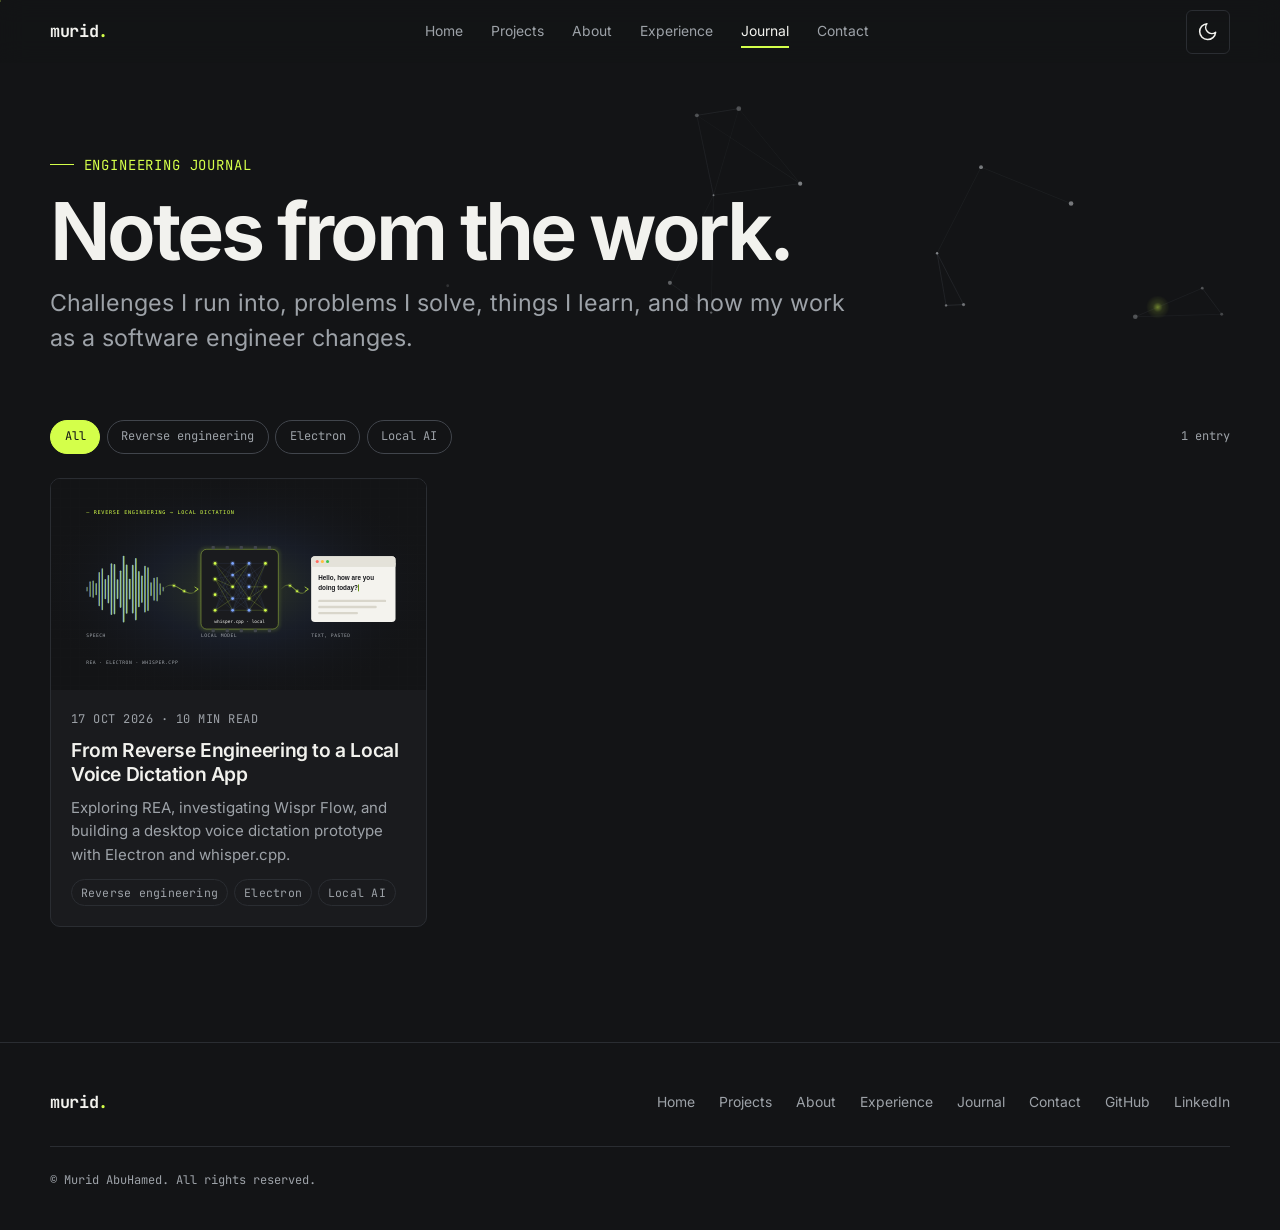
<file: blog.html>
<!DOCTYPE html>
<html lang="en" data-theme="dark">
<head>
    <!-- shell:head:start -->
    <meta charset="UTF-8">
    <meta name="viewport" content="width=device-width, initial-scale=1.0">
    <meta name="theme-color" content="#131416">
    <link rel="icon" href="assets/img/favicon.png" type="image/png">
    <link rel="preload" href="assets/fonts/inter-var.woff2" as="font" type="font/woff2" crossorigin>
    <link rel="preload" href="assets/fonts/jetbrains-mono-var.woff2" as="font" type="font/woff2" crossorigin>
    <link rel="stylesheet" href="assets/css/styles.css?v=5">
    <!-- Dark by default; apply a saved light choice before first paint to avoid a flash -->
    <script>
        (function () {
            var root = document.documentElement, theme;
            try { theme = localStorage.getItem('theme'); } catch (e) {}
            root.setAttribute('data-theme', theme === 'light' ? 'light' : 'dark');
            if (!window.matchMedia('(prefers-reduced-motion: reduce)').matches) {
                root.classList.add('has-motion');
                // safety net: never leave content hidden if the animation scripts fail to run
                setTimeout(function () { root.classList.remove('has-motion'); }, 4000);
            }
        })();
    </script>
    <!-- shell:head:end -->
    <link rel="stylesheet" href="assets/css/blog.css?v=12">
    <title>Engineering Journal — Murid AbuHamed</title>
    <meta name="description" content="Engineering journal of Murid AbuHamed: technical decisions and lessons from projects on LLM integration, backend development and frontend engineering.">
    <meta property="og:title" content="Engineering Journal — Murid AbuHamed">
    <meta property="og:description" content="Technical decisions and lessons from my projects.">
    <meta property="og:type" content="website">
</head>
<body data-page="journal">
    <!-- shell:header:start -->
    <svg width="0" height="0" style="position:absolute" aria-hidden="true" focusable="false">
        <symbol id="i-arrow-up-right" viewBox="0 0 24 24"><path d="M7 17 17 7M8 7h9v9"/></symbol>
        <symbol id="i-arrow-right" viewBox="0 0 24 24"><path d="M5 12h14M13 6l6 6-6 6"/></symbol>
        <symbol id="i-arrow-left" viewBox="0 0 24 24"><path d="M19 12H5M11 6l-6 6 6 6"/></symbol>
        <symbol id="i-arrow-up" viewBox="0 0 24 24"><path d="M12 19V5M6 11l6-6 6 6"/></symbol>
        <symbol id="i-sun" viewBox="0 0 24 24"><circle cx="12" cy="12" r="4"/><path d="M12 2v2M12 20v2M4.9 4.9l1.4 1.4M17.7 17.7l1.4 1.4M2 12h2M20 12h2M4.9 19.1l1.4-1.4M17.7 6.3l1.4-1.4"/></symbol>
        <symbol id="i-moon" viewBox="0 0 24 24"><path d="M21 12.8A9 9 0 1 1 11.2 3a7 7 0 0 0 9.8 9.8z"/></symbol>
        <symbol id="i-menu" viewBox="0 0 24 24"><path d="M4 8h16M4 16h16"/></symbol>
        <symbol id="i-close" viewBox="0 0 24 24"><path d="M6 6l12 12M18 6 6 18"/></symbol>
        <symbol id="i-github" viewBox="0 0 24 24"><path d="M12 .297c-6.63 0-12 5.373-12 12 0 5.303 3.438 9.8 8.205 11.385.6.113.82-.258.82-.577 0-.285-.01-1.04-.015-2.04-3.338.724-4.042-1.61-4.042-1.61C4.422 18.07 3.633 17.7 3.633 17.7c-1.087-.744.084-.729.084-.729 1.205.084 1.838 1.236 1.838 1.236 1.07 1.835 2.809 1.305 3.495.998.108-.776.417-1.305.76-1.605-2.665-.3-5.466-1.332-5.466-5.93 0-1.31.465-2.38 1.235-3.22-.135-.303-.54-1.523.105-3.176 0 0 1.005-.322 3.3 1.23.96-.267 1.98-.399 3-.405 1.02.006 2.04.138 3 .405 2.28-1.552 3.285-1.23 3.285-1.23.645 1.653.24 2.873.12 3.176.765.84 1.23 1.91 1.23 3.22 0 4.61-2.805 5.625-5.475 5.92.42.36.81 1.096.81 2.22 0 1.606-.015 2.896-.015 3.286 0 .315.21.69.825.57C20.565 22.092 24 17.592 24 12.297c0-6.627-5.373-12-12-12"/></symbol>
        <symbol id="i-linkedin" viewBox="0 0 24 24"><path d="M20.447 20.452h-3.554v-5.569c0-1.328-.027-3.037-1.852-3.037-1.853 0-2.136 1.445-2.136 2.939v5.667H9.351V9h3.414v1.561h.046c.477-.9 1.637-1.85 3.37-1.85 3.601 0 4.267 2.37 4.267 5.455v6.286zM5.337 7.433a2.062 2.062 0 1 1 0-4.125 2.062 2.062 0 0 1 0 4.125zm1.782 13.019H3.555V9h3.564v11.452zM22.225 0H1.771C.792 0 0 .774 0 1.729v20.542C0 23.227.792 24 1.771 24h20.451C23.2 24 24 23.227 24 22.271V1.729C24 .774 23.2 0 22.222 0z"/></symbol>
    </svg>

    <a href="#main" class="skip-link">Skip to content</a>

    <header class="header" id="header">
        <div class="scroll-progress" aria-hidden="true"></div>
        <nav class="nav container" aria-label="Main">
            <a href="index.html" class="nav__logo" aria-label="Murid AbuHamed, home">murid<span>.</span></a>

            <div class="nav__menu" id="nav-menu">
                <ul class="nav__list">
                    <li><a href="index.html" class="nav__link">Home</a></li>
                    <li><a href="projects.html" class="nav__link">Projects</a></li>
                    <li><a href="about.html" class="nav__link">About</a></li>
                    <li><a href="experience.html" class="nav__link">Experience</a></li>
                    <li><a href="blog.html" class="nav__link" aria-current="page">Journal</a></li>
                    <li><a href="contact.html" class="nav__link">Contact</a></li>
                </ul>
            </div>

            <div class="nav__actions">
                <button class="icon-button theme-toggle" type="button" id="theme-toggle" aria-label="Switch to light theme">
                    <svg class="icon icon--moon" aria-hidden="true"><use href="#i-moon"/></svg>
                    <svg class="icon icon--sun" aria-hidden="true"><use href="#i-sun"/></svg>
                </button>
                <button class="icon-button nav__toggle" type="button" id="nav-toggle" aria-expanded="false" aria-controls="nav-menu" aria-label="Open menu">
                    <svg class="icon" aria-hidden="true"><use href="#i-menu"/></svg>
                </button>
            </div>
        </nav>
    </header>
    <!-- shell:header:end -->

    <main id="main">
        <div class="container journal-page">
            <!-- List of entries -->
            <div id="journal-index">
                <header class="journal-head">
                    <div class="neural-field" data-neural-field aria-hidden="true"></div>
                    <p class="eyebrow">Engineering journal</p>
                    <h1>Notes from the work.</h1>
                    <p>Challenges I run into, problems I solve, things I learn, and how my work as a software engineer changes.</p>
                </header>

                <div class="journal-toolbar">
                    <div class="filters" id="journal-filters" role="group" aria-label="Filter entries by tag"></div>
                    <p class="journal-count" id="journal-count" aria-live="polite"></p>
                </div>

                <div id="journal-entries"></div>
            </div>

            <!-- One entry -->
            <div id="journal-article" hidden></div>

            <noscript><p class="journal-empty"><strong>JavaScript is required.</strong><span>The journal loads its entries with a small script. Please enable JavaScript to read them.</span></p></noscript>
        </div>
    </main>

    <!-- shell:footer:start -->
    <footer class="footer">
        <div class="container">
            <div class="footer__row">
                <a href="index.html" class="nav__logo" aria-label="Murid AbuHamed, home">murid<span>.</span></a>
                <nav class="footer__nav" aria-label="Footer">
                    <a href="index.html">Home</a>
                    <a href="projects.html">Projects</a>
                    <a href="about.html">About</a>
                    <a href="experience.html">Experience</a>
                    <a href="blog.html">Journal</a>
                    <a href="contact.html">Contact</a>
                    <a href="https://github.com/muridabuhamed" target="_blank" rel="noopener noreferrer">GitHub</a>
                    <a href="https://www.linkedin.com/in/murid-abuhamed-48bbb2239/" target="_blank" rel="noopener noreferrer">LinkedIn</a>
                </nav>
            </div>
            <p class="footer__copy">&copy; Murid AbuHamed. All rights reserved.</p>
        </div>
    </footer>

    <button class="icon-button scrollup" type="button" id="scroll-up" aria-label="Back to top">
        <svg class="icon" aria-hidden="true"><use href="#i-arrow-up"/></svg>
    </button>
    <!-- shell:footer:end -->

    <script src="assets/js/posts.js?v=6"></script>
    <!-- shell:scripts:start -->
    <script src="assets/js/vendor/gsap.min.js"></script>
    <script src="assets/js/vendor/ScrollTrigger.min.js"></script>
    <script src="assets/js/vendor/ScrollToPlugin.min.js"></script>
    <script src="assets/js/vendor/lenis.min.js"></script>
    <script src="assets/js/motion.js?v=2"></script>
    <script src="assets/js/main.js?v=2"></script>
    <!-- shell:scripts:end -->
    <script src="assets/js/blog.js?v=5"></script>
    <script src="assets/js/neural-field.js" defer></script>
</body>
</html>
</file>
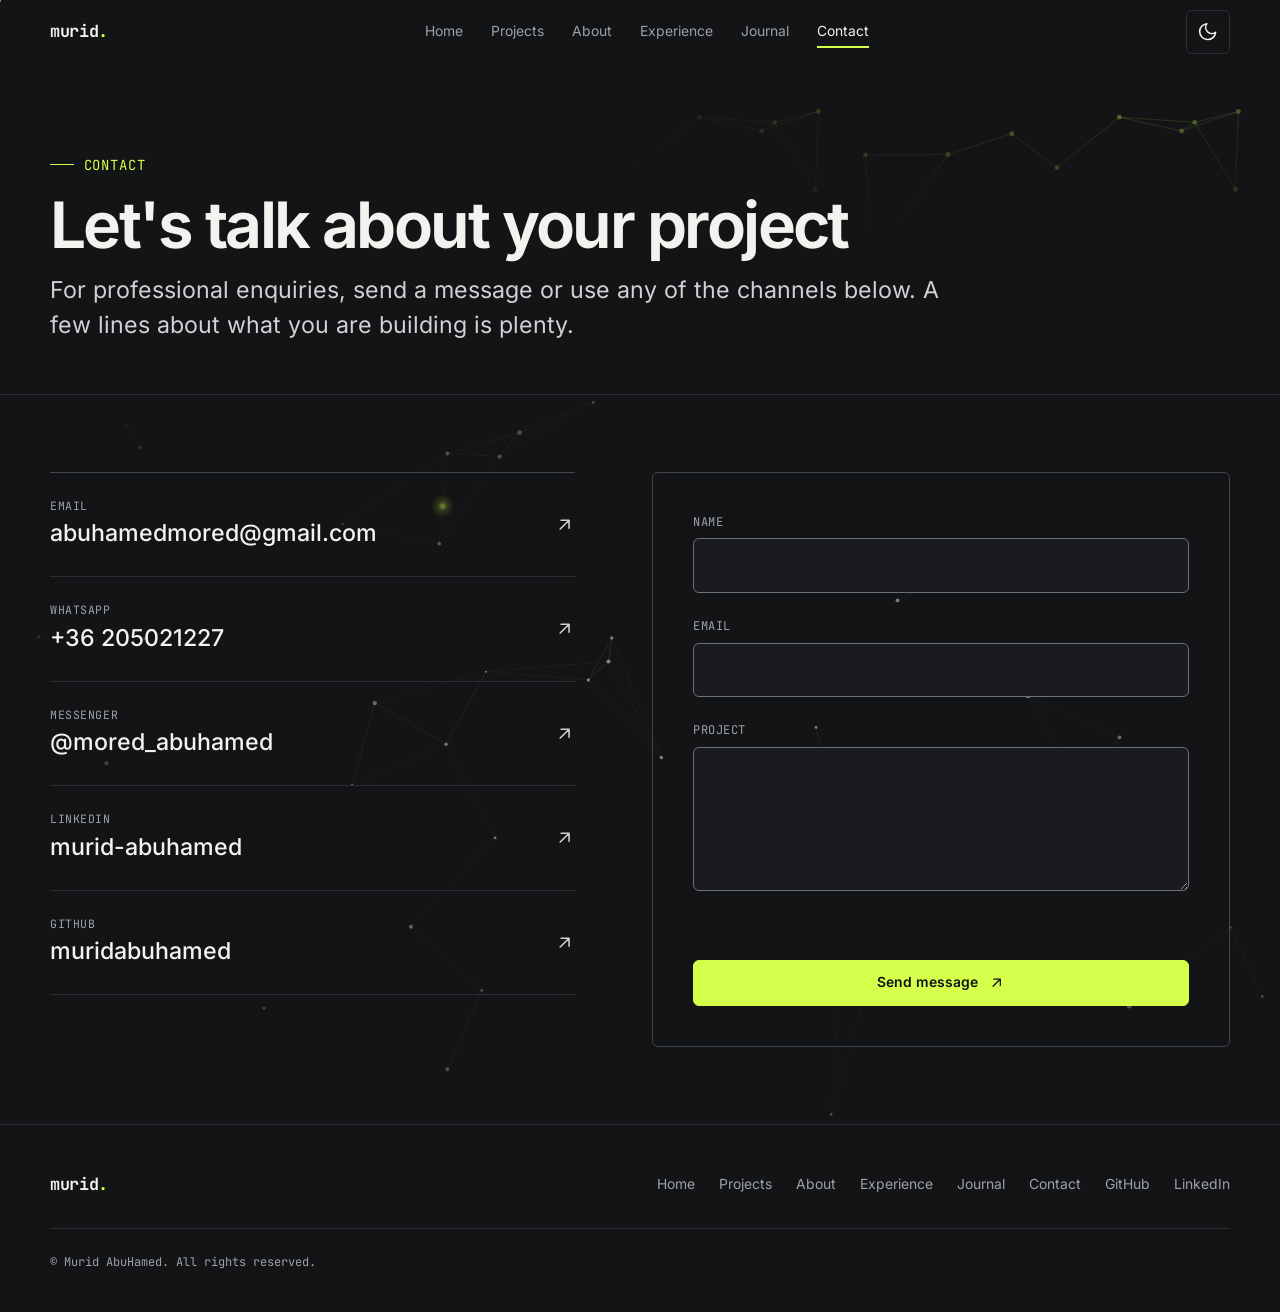
<file: contact.html>
<!DOCTYPE html>
<html lang="en" data-theme="dark">
<head>
    <!-- shell:head:start -->
    <meta charset="UTF-8">
    <meta name="viewport" content="width=device-width, initial-scale=1.0">
    <meta name="theme-color" content="#131416">
    <link rel="icon" href="assets/img/favicon.png" type="image/png">
    <link rel="preload" href="assets/fonts/inter-var.woff2" as="font" type="font/woff2" crossorigin>
    <link rel="preload" href="assets/fonts/jetbrains-mono-var.woff2" as="font" type="font/woff2" crossorigin>
    <link rel="stylesheet" href="assets/css/styles.css?v=5">
    <!-- Dark by default; apply a saved light choice before first paint to avoid a flash -->
    <script>
        (function () {
            var root = document.documentElement, theme;
            try { theme = localStorage.getItem('theme'); } catch (e) {}
            root.setAttribute('data-theme', theme === 'light' ? 'light' : 'dark');
            if (!window.matchMedia('(prefers-reduced-motion: reduce)').matches) {
                root.classList.add('has-motion');
                // safety net: never leave content hidden if the animation scripts fail to run
                setTimeout(function () { root.classList.remove('has-motion'); }, 4000);
            }
        })();
    </script>
    <!-- shell:head:end -->
    <title>Contact — Murid AbuHamed</title>
    <meta name="description" content="Contact Murid AbuHamed about software engineering work: email, WhatsApp, Messenger, LinkedIn, GitHub, or the contact form.">
    <meta property="og:title" content="Contact — Murid AbuHamed">
    <meta property="og:description" content="Get in touch about a project: frontend, backend or AI integration.">
    <meta property="og:type" content="website">
</head>
<body data-page="contact">
    <!-- shell:header:start -->
    <svg width="0" height="0" style="position:absolute" aria-hidden="true" focusable="false">
        <symbol id="i-arrow-up-right" viewBox="0 0 24 24"><path d="M7 17 17 7M8 7h9v9"/></symbol>
        <symbol id="i-arrow-right" viewBox="0 0 24 24"><path d="M5 12h14M13 6l6 6-6 6"/></symbol>
        <symbol id="i-arrow-left" viewBox="0 0 24 24"><path d="M19 12H5M11 6l-6 6 6 6"/></symbol>
        <symbol id="i-arrow-up" viewBox="0 0 24 24"><path d="M12 19V5M6 11l6-6 6 6"/></symbol>
        <symbol id="i-sun" viewBox="0 0 24 24"><circle cx="12" cy="12" r="4"/><path d="M12 2v2M12 20v2M4.9 4.9l1.4 1.4M17.7 17.7l1.4 1.4M2 12h2M20 12h2M4.9 19.1l1.4-1.4M17.7 6.3l1.4-1.4"/></symbol>
        <symbol id="i-moon" viewBox="0 0 24 24"><path d="M21 12.8A9 9 0 1 1 11.2 3a7 7 0 0 0 9.8 9.8z"/></symbol>
        <symbol id="i-menu" viewBox="0 0 24 24"><path d="M4 8h16M4 16h16"/></symbol>
        <symbol id="i-close" viewBox="0 0 24 24"><path d="M6 6l12 12M18 6 6 18"/></symbol>
        <symbol id="i-github" viewBox="0 0 24 24"><path d="M12 .297c-6.63 0-12 5.373-12 12 0 5.303 3.438 9.8 8.205 11.385.6.113.82-.258.82-.577 0-.285-.01-1.04-.015-2.04-3.338.724-4.042-1.61-4.042-1.61C4.422 18.07 3.633 17.7 3.633 17.7c-1.087-.744.084-.729.084-.729 1.205.084 1.838 1.236 1.838 1.236 1.07 1.835 2.809 1.305 3.495.998.108-.776.417-1.305.76-1.605-2.665-.3-5.466-1.332-5.466-5.93 0-1.31.465-2.38 1.235-3.22-.135-.303-.54-1.523.105-3.176 0 0 1.005-.322 3.3 1.23.96-.267 1.98-.399 3-.405 1.02.006 2.04.138 3 .405 2.28-1.552 3.285-1.23 3.285-1.23.645 1.653.24 2.873.12 3.176.765.84 1.23 1.91 1.23 3.22 0 4.61-2.805 5.625-5.475 5.92.42.36.81 1.096.81 2.22 0 1.606-.015 2.896-.015 3.286 0 .315.21.69.825.57C20.565 22.092 24 17.592 24 12.297c0-6.627-5.373-12-12-12"/></symbol>
        <symbol id="i-linkedin" viewBox="0 0 24 24"><path d="M20.447 20.452h-3.554v-5.569c0-1.328-.027-3.037-1.852-3.037-1.853 0-2.136 1.445-2.136 2.939v5.667H9.351V9h3.414v1.561h.046c.477-.9 1.637-1.85 3.37-1.85 3.601 0 4.267 2.37 4.267 5.455v6.286zM5.337 7.433a2.062 2.062 0 1 1 0-4.125 2.062 2.062 0 0 1 0 4.125zm1.782 13.019H3.555V9h3.564v11.452zM22.225 0H1.771C.792 0 0 .774 0 1.729v20.542C0 23.227.792 24 1.771 24h20.451C23.2 24 24 23.227 24 22.271V1.729C24 .774 23.2 0 22.222 0z"/></symbol>
    </svg>

    <a href="#main" class="skip-link">Skip to content</a>

    <header class="header" id="header">
        <div class="scroll-progress" aria-hidden="true"></div>
        <nav class="nav container" aria-label="Main">
            <a href="index.html" class="nav__logo" aria-label="Murid AbuHamed, home">murid<span>.</span></a>

            <div class="nav__menu" id="nav-menu">
                <ul class="nav__list">
                    <li><a href="index.html" class="nav__link">Home</a></li>
                    <li><a href="projects.html" class="nav__link">Projects</a></li>
                    <li><a href="about.html" class="nav__link">About</a></li>
                    <li><a href="experience.html" class="nav__link">Experience</a></li>
                    <li><a href="blog.html" class="nav__link">Journal</a></li>
                    <li><a href="contact.html" class="nav__link" aria-current="page">Contact</a></li>
                </ul>
            </div>

            <div class="nav__actions">
                <button class="icon-button theme-toggle" type="button" id="theme-toggle" aria-label="Switch to light theme">
                    <svg class="icon icon--moon" aria-hidden="true"><use href="#i-moon"/></svg>
                    <svg class="icon icon--sun" aria-hidden="true"><use href="#i-sun"/></svg>
                </button>
                <button class="icon-button nav__toggle" type="button" id="nav-toggle" aria-expanded="false" aria-controls="nav-menu" aria-label="Open menu">
                    <svg class="icon" aria-hidden="true"><use href="#i-menu"/></svg>
                </button>
            </div>
        </nav>
    </header>
    <!-- shell:header:end -->

    <main id="main">
        <header class="page-head has-pattern">
            <div class="container">
                <p class="eyebrow">Contact</p>
                <h1 class="page-head__title">Let's talk about your project</h1>
                <p class="page-head__lead">For professional enquiries, send a message or use any of the channels below. A few lines about what you are building is plenty.</p>
            </div>
        </header>

        <section class="section section--flush has-field" aria-label="Contact options">
            <div class="neural-field" data-neural-field aria-hidden="true"></div>
            <div class="container">
                <div class="contact__grid">
                    <div class="channels reveal">
                        <a class="channel" href="mailto:abuhamedmored@gmail.com">
                            <span><span class="channel__label">Email</span><span class="channel__value">abuhamedmored@gmail.com</span></span>
                            <svg class="icon" aria-hidden="true"><use href="#i-arrow-up-right"/></svg>
                        </a>
                        <a class="channel" href="https://api.whatsapp.com/send?phone=36205021227&amp;text=Hello%2C%20more%20information!" target="_blank" rel="noopener noreferrer">
                            <span><span class="channel__label">WhatsApp</span><span class="channel__value">+36 205021227</span></span>
                            <svg class="icon" aria-hidden="true"><use href="#i-arrow-up-right"/></svg>
                        </a>
                        <a class="channel" href="https://m.me/100004152606099" target="_blank" rel="noopener noreferrer">
                            <span><span class="channel__label">Messenger</span><span class="channel__value">@mored_abuhamed</span></span>
                            <svg class="icon" aria-hidden="true"><use href="#i-arrow-up-right"/></svg>
                        </a>
                        <a class="channel" href="https://www.linkedin.com/in/murid-abuhamed-48bbb2239/" target="_blank" rel="noopener noreferrer">
                            <span><span class="channel__label">LinkedIn</span><span class="channel__value">murid-abuhamed</span></span>
                            <svg class="icon" aria-hidden="true"><use href="#i-arrow-up-right"/></svg>
                        </a>
                        <a class="channel" href="https://github.com/muridabuhamed" target="_blank" rel="noopener noreferrer">
                            <span><span class="channel__label">GitHub</span><span class="channel__value">muridabuhamed</span></span>
                            <svg class="icon" aria-hidden="true"><use href="#i-arrow-up-right"/></svg>
                        </a>
                    </div>

                    <form class="form reveal" id="contact-form" style="--d:80ms" novalidate>
                        <div class="field">
                            <label for="contact-name">Name</label>
                            <input type="text" id="contact-name" name="user_name" autocomplete="name" required>
                        </div>
                        <div class="field">
                            <label for="contact-email">Email</label>
                            <input type="email" id="contact-email" name="user_email" autocomplete="email" required>
                        </div>
                        <div class="field">
                            <label for="contact-project">Project</label>
                            <textarea id="contact-project" name="user_project" required></textarea>
                        </div>
                        <p class="form__status" id="contact-status" role="status" aria-live="polite"></p>
                        <button type="submit" class="button button--primary" id="contact-submit">Send message <svg class="icon" aria-hidden="true"><use href="#i-arrow-up-right"/></svg></button>
                    </form>
                </div>
            </div>
        </section>
    </main>

    <!-- shell:footer:start -->
    <footer class="footer">
        <div class="container">
            <div class="footer__row">
                <a href="index.html" class="nav__logo" aria-label="Murid AbuHamed, home">murid<span>.</span></a>
                <nav class="footer__nav" aria-label="Footer">
                    <a href="index.html">Home</a>
                    <a href="projects.html">Projects</a>
                    <a href="about.html">About</a>
                    <a href="experience.html">Experience</a>
                    <a href="blog.html">Journal</a>
                    <a href="contact.html">Contact</a>
                    <a href="https://github.com/muridabuhamed" target="_blank" rel="noopener noreferrer">GitHub</a>
                    <a href="https://www.linkedin.com/in/murid-abuhamed-48bbb2239/" target="_blank" rel="noopener noreferrer">LinkedIn</a>
                </nav>
            </div>
            <p class="footer__copy">&copy; Murid AbuHamed. All rights reserved.</p>
        </div>
    </footer>

    <button class="icon-button scrollup" type="button" id="scroll-up" aria-label="Back to top">
        <svg class="icon" aria-hidden="true"><use href="#i-arrow-up"/></svg>
    </button>
    <!-- shell:footer:end -->

    <!-- shell:scripts:start -->
    <script src="assets/js/vendor/gsap.min.js"></script>
    <script src="assets/js/vendor/ScrollTrigger.min.js"></script>
    <script src="assets/js/vendor/ScrollToPlugin.min.js"></script>
    <script src="assets/js/vendor/lenis.min.js"></script>
    <script src="assets/js/motion.js?v=2"></script>
    <script src="assets/js/main.js?v=2"></script>
    <!-- shell:scripts:end -->
    <script src="assets/js/neural-field.js" defer></script>
</body>
</html>
</file>
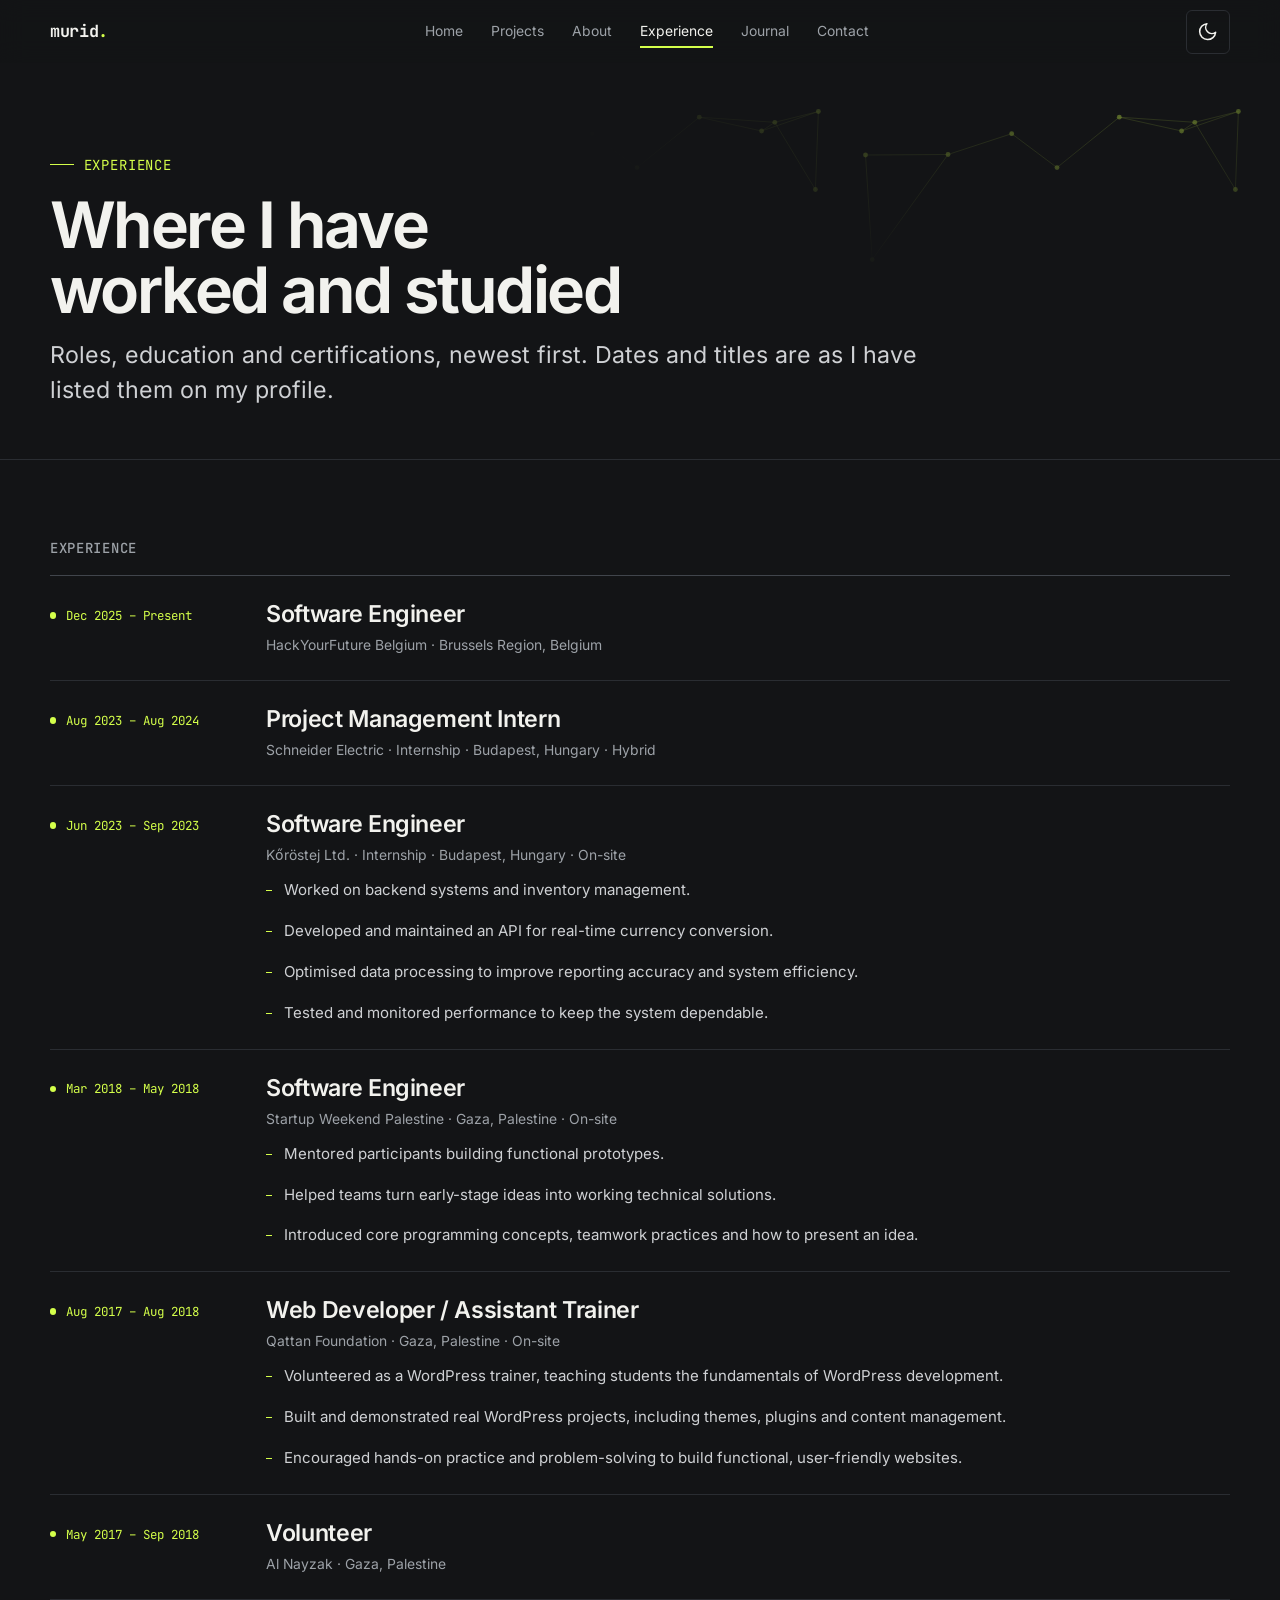
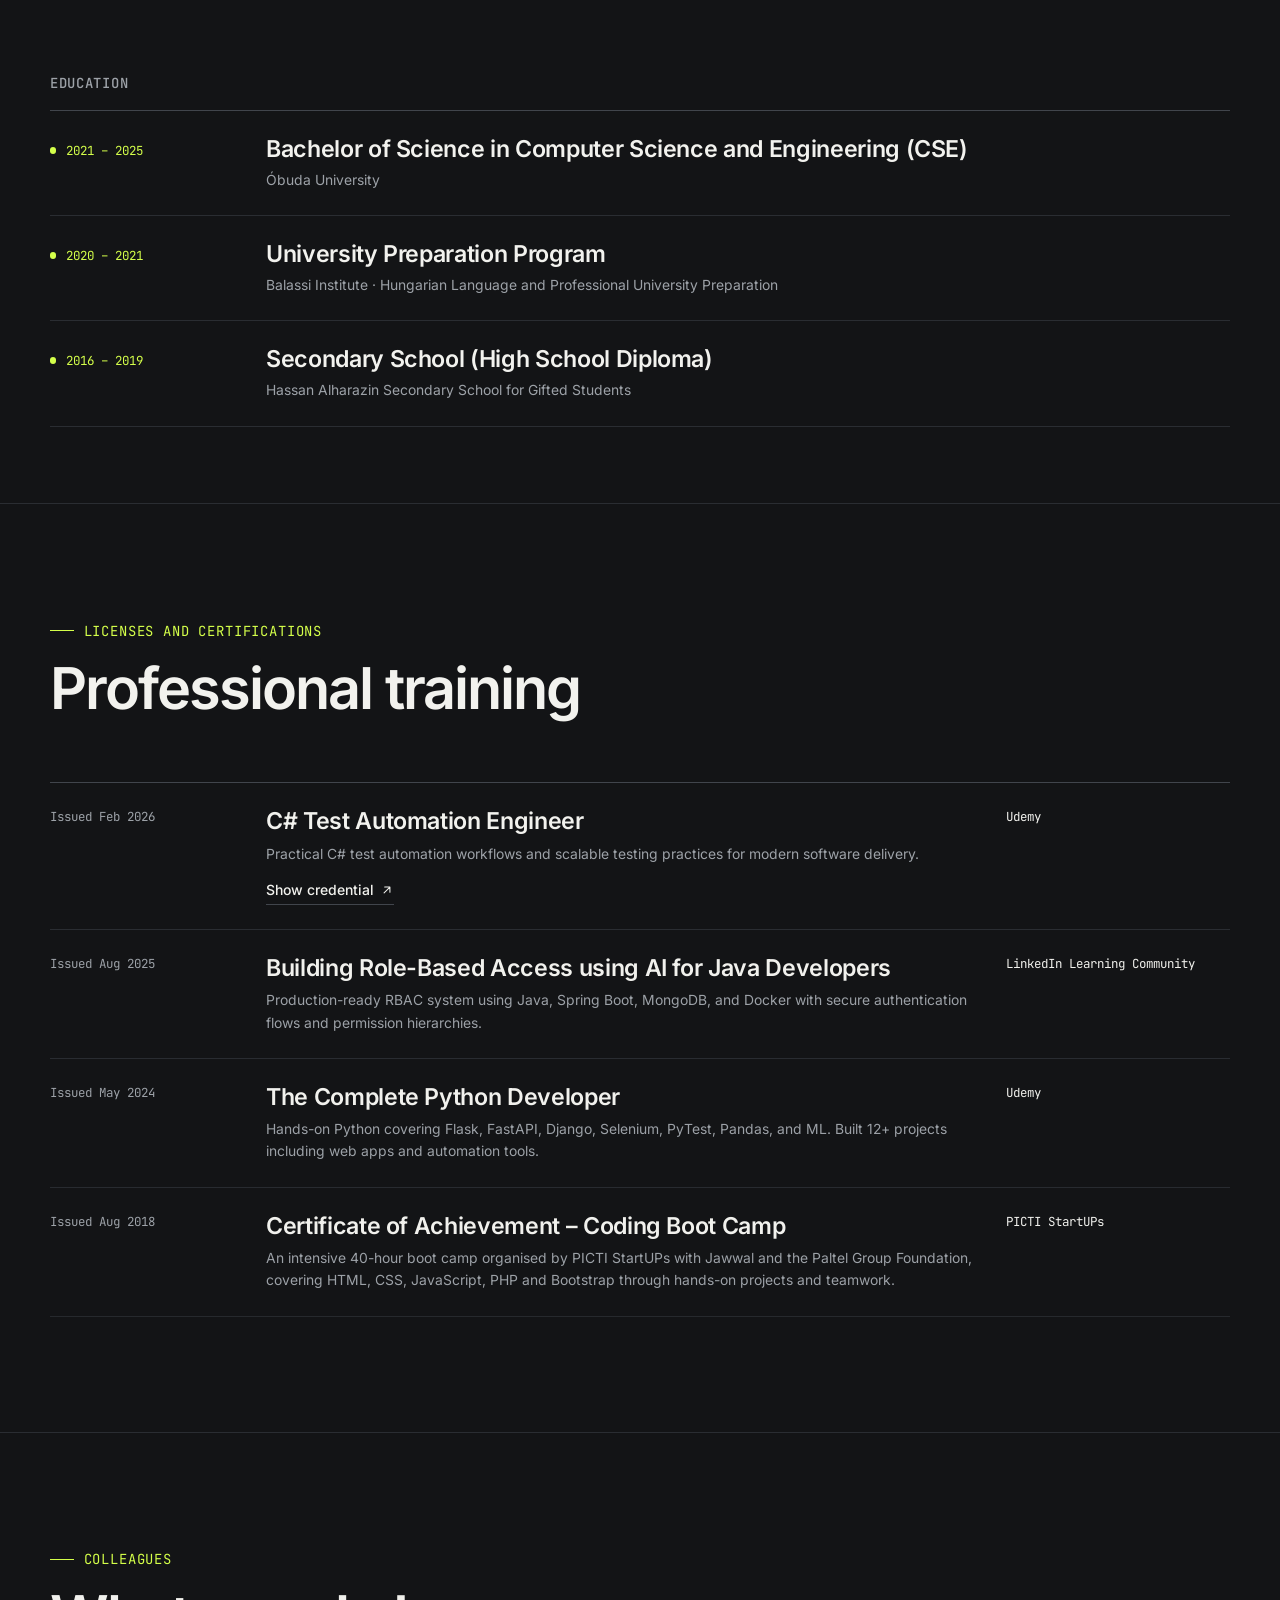
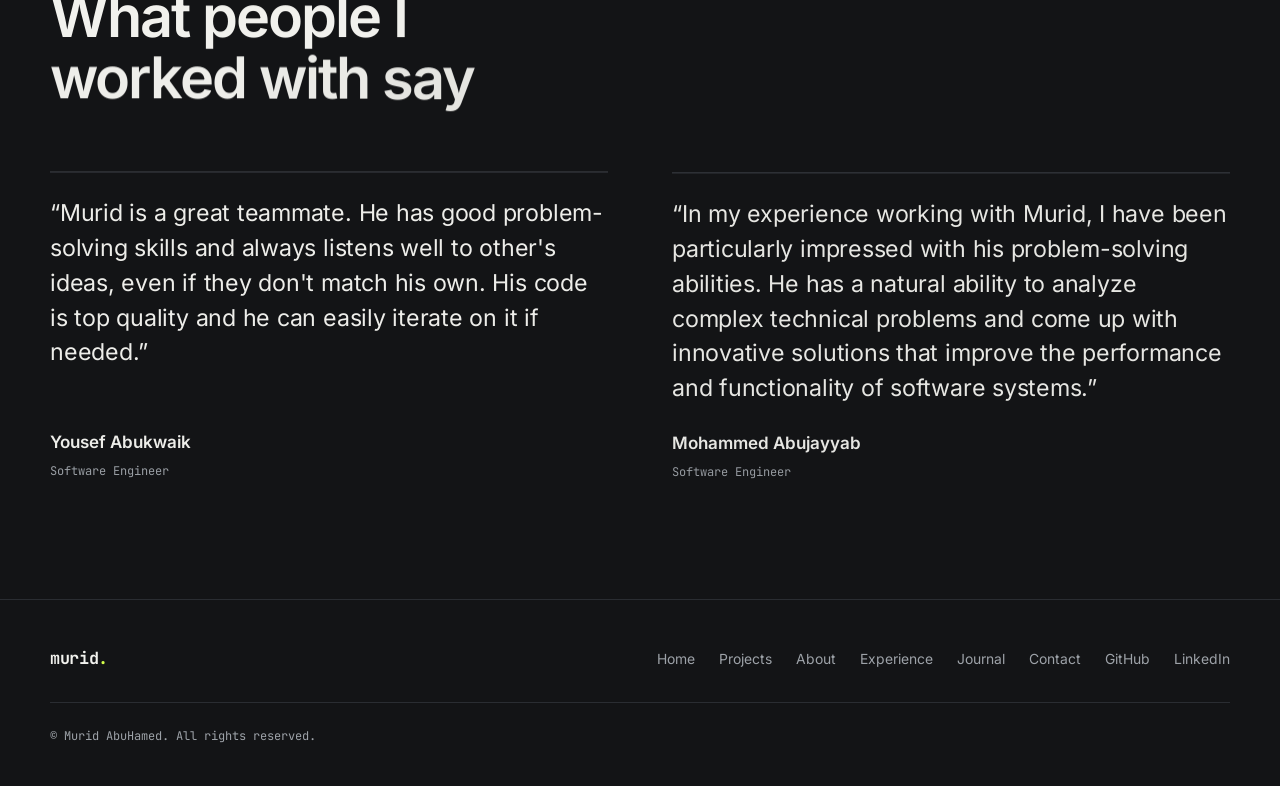
<file: experience.html>
<!DOCTYPE html>
<html lang="en" data-theme="dark">
<head>
    <!-- shell:head:start -->
    <meta charset="UTF-8">
    <meta name="viewport" content="width=device-width, initial-scale=1.0">
    <meta name="theme-color" content="#131416">
    <link rel="icon" href="assets/img/favicon.png" type="image/png">
    <link rel="preload" href="assets/fonts/inter-var.woff2" as="font" type="font/woff2" crossorigin>
    <link rel="preload" href="assets/fonts/jetbrains-mono-var.woff2" as="font" type="font/woff2" crossorigin>
    <link rel="stylesheet" href="assets/css/styles.css?v=5">
    <!-- Dark by default; apply a saved light choice before first paint to avoid a flash -->
    <script>
        (function () {
            var root = document.documentElement, theme;
            try { theme = localStorage.getItem('theme'); } catch (e) {}
            root.setAttribute('data-theme', theme === 'light' ? 'light' : 'dark');
            if (!window.matchMedia('(prefers-reduced-motion: reduce)').matches) {
                root.classList.add('has-motion');
                // safety net: never leave content hidden if the animation scripts fail to run
                setTimeout(function () { root.classList.remove('has-motion'); }, 4000);
            }
        })();
    </script>
    <!-- shell:head:end -->
    <title>Experience — Murid AbuHamed</title>
    <meta name="description" content="Experience, education and certifications of Murid AbuHamed: software engineer at HackYourFuture Belgium, internships at Schneider Electric and Kőröstej Ltd., a BSc from Óbuda University, and professional training.">
    <meta property="og:title" content="Experience — Murid AbuHamed">
    <meta property="og:description" content="Work experience, education and certifications.">
    <meta property="og:type" content="profile">
</head>
<body data-page="experience">
    <!-- shell:header:start -->
    <svg width="0" height="0" style="position:absolute" aria-hidden="true" focusable="false">
        <symbol id="i-arrow-up-right" viewBox="0 0 24 24"><path d="M7 17 17 7M8 7h9v9"/></symbol>
        <symbol id="i-arrow-right" viewBox="0 0 24 24"><path d="M5 12h14M13 6l6 6-6 6"/></symbol>
        <symbol id="i-arrow-left" viewBox="0 0 24 24"><path d="M19 12H5M11 6l-6 6 6 6"/></symbol>
        <symbol id="i-arrow-up" viewBox="0 0 24 24"><path d="M12 19V5M6 11l6-6 6 6"/></symbol>
        <symbol id="i-sun" viewBox="0 0 24 24"><circle cx="12" cy="12" r="4"/><path d="M12 2v2M12 20v2M4.9 4.9l1.4 1.4M17.7 17.7l1.4 1.4M2 12h2M20 12h2M4.9 19.1l1.4-1.4M17.7 6.3l1.4-1.4"/></symbol>
        <symbol id="i-moon" viewBox="0 0 24 24"><path d="M21 12.8A9 9 0 1 1 11.2 3a7 7 0 0 0 9.8 9.8z"/></symbol>
        <symbol id="i-menu" viewBox="0 0 24 24"><path d="M4 8h16M4 16h16"/></symbol>
        <symbol id="i-close" viewBox="0 0 24 24"><path d="M6 6l12 12M18 6 6 18"/></symbol>
        <symbol id="i-github" viewBox="0 0 24 24"><path d="M12 .297c-6.63 0-12 5.373-12 12 0 5.303 3.438 9.8 8.205 11.385.6.113.82-.258.82-.577 0-.285-.01-1.04-.015-2.04-3.338.724-4.042-1.61-4.042-1.61C4.422 18.07 3.633 17.7 3.633 17.7c-1.087-.744.084-.729.084-.729 1.205.084 1.838 1.236 1.838 1.236 1.07 1.835 2.809 1.305 3.495.998.108-.776.417-1.305.76-1.605-2.665-.3-5.466-1.332-5.466-5.93 0-1.31.465-2.38 1.235-3.22-.135-.303-.54-1.523.105-3.176 0 0 1.005-.322 3.3 1.23.96-.267 1.98-.399 3-.405 1.02.006 2.04.138 3 .405 2.28-1.552 3.285-1.23 3.285-1.23.645 1.653.24 2.873.12 3.176.765.84 1.23 1.91 1.23 3.22 0 4.61-2.805 5.625-5.475 5.92.42.36.81 1.096.81 2.22 0 1.606-.015 2.896-.015 3.286 0 .315.21.69.825.57C20.565 22.092 24 17.592 24 12.297c0-6.627-5.373-12-12-12"/></symbol>
        <symbol id="i-linkedin" viewBox="0 0 24 24"><path d="M20.447 20.452h-3.554v-5.569c0-1.328-.027-3.037-1.852-3.037-1.853 0-2.136 1.445-2.136 2.939v5.667H9.351V9h3.414v1.561h.046c.477-.9 1.637-1.85 3.37-1.85 3.601 0 4.267 2.37 4.267 5.455v6.286zM5.337 7.433a2.062 2.062 0 1 1 0-4.125 2.062 2.062 0 0 1 0 4.125zm1.782 13.019H3.555V9h3.564v11.452zM22.225 0H1.771C.792 0 0 .774 0 1.729v20.542C0 23.227.792 24 1.771 24h20.451C23.2 24 24 23.227 24 22.271V1.729C24 .774 23.2 0 22.222 0z"/></symbol>
    </svg>

    <a href="#main" class="skip-link">Skip to content</a>

    <header class="header" id="header">
        <div class="scroll-progress" aria-hidden="true"></div>
        <nav class="nav container" aria-label="Main">
            <a href="index.html" class="nav__logo" aria-label="Murid AbuHamed, home">murid<span>.</span></a>

            <div class="nav__menu" id="nav-menu">
                <ul class="nav__list">
                    <li><a href="index.html" class="nav__link">Home</a></li>
                    <li><a href="projects.html" class="nav__link">Projects</a></li>
                    <li><a href="about.html" class="nav__link">About</a></li>
                    <li><a href="experience.html" class="nav__link" aria-current="page">Experience</a></li>
                    <li><a href="blog.html" class="nav__link">Journal</a></li>
                    <li><a href="contact.html" class="nav__link">Contact</a></li>
                </ul>
            </div>

            <div class="nav__actions">
                <button class="icon-button theme-toggle" type="button" id="theme-toggle" aria-label="Switch to light theme">
                    <svg class="icon icon--moon" aria-hidden="true"><use href="#i-moon"/></svg>
                    <svg class="icon icon--sun" aria-hidden="true"><use href="#i-sun"/></svg>
                </button>
                <button class="icon-button nav__toggle" type="button" id="nav-toggle" aria-expanded="false" aria-controls="nav-menu" aria-label="Open menu">
                    <svg class="icon" aria-hidden="true"><use href="#i-menu"/></svg>
                </button>
            </div>
        </nav>
    </header>
    <!-- shell:header:end -->

    <main id="main">
        <header class="page-head has-pattern">
            <div class="container">
                <p class="eyebrow">Experience</p>
                <h1 class="page-head__title">Where I have worked and studied</h1>
                <p class="page-head__lead">Roles, education and certifications, newest first. Dates and titles are as I have listed them on my profile.</p>
            </div>
        </header>

        <section class="section section--flush" aria-labelledby="work-title">
            <div class="container">
                <div class="ledger reveal">
                    <h2 class="ledger__title" id="work-title">Experience</h2>
                    <ol>
                        <li class="ledger__item">
                            <span class="ledger__date">Dec 2025 – Present</span>
                            <div>
                                <h3 class="ledger__role">Software Engineer</h3>
                                <p class="ledger__meta">HackYourFuture Belgium · Brussels Region, Belgium</p>
                            </div>
                        </li>
                        <li class="ledger__item">
                            <span class="ledger__date">Aug 2023 – Aug 2024</span>
                            <div>
                                <h3 class="ledger__role">Project Management Intern</h3>
                                <p class="ledger__meta">Schneider Electric · Internship · Budapest, Hungary · Hybrid</p>
                            </div>
                        </li>
                        <li class="ledger__item">
                            <span class="ledger__date">Jun 2023 – Sep 2023</span>
                            <div>
                                <h3 class="ledger__role">Software Engineer</h3>
                                <p class="ledger__meta">Kőröstej Ltd. · Internship · Budapest, Hungary · On-site</p>
                                <ul class="case__list ledger__points">
                                    <li>Worked on backend systems and inventory management.</li>
                                    <li>Developed and maintained an API for real-time currency conversion.</li>
                                    <li>Optimised data processing to improve reporting accuracy and system efficiency.</li>
                                    <li>Tested and monitored performance to keep the system dependable.</li>
                                </ul>
                            </div>
                        </li>
                        <li class="ledger__item">
                            <span class="ledger__date">Mar 2018 – May 2018</span>
                            <div>
                                <h3 class="ledger__role">Software Engineer</h3>
                                <p class="ledger__meta">Startup Weekend Palestine · Gaza, Palestine · On-site</p>
                                <ul class="case__list ledger__points">
                                    <li>Mentored participants building functional prototypes.</li>
                                    <li>Helped teams turn early-stage ideas into working technical solutions.</li>
                                    <li>Introduced core programming concepts, teamwork practices and how to present an idea.</li>
                                </ul>
                            </div>
                        </li>
                        <li class="ledger__item">
                            <span class="ledger__date">Aug 2017 – Aug 2018</span>
                            <div>
                                <h3 class="ledger__role">Web Developer / Assistant Trainer</h3>
                                <p class="ledger__meta">Qattan Foundation · Gaza, Palestine · On-site</p>
                                <ul class="case__list ledger__points">
                                    <li>Volunteered as a WordPress trainer, teaching students the fundamentals of WordPress development.</li>
                                    <li>Built and demonstrated real WordPress projects, including themes, plugins and content management.</li>
                                    <li>Encouraged hands-on practice and problem-solving to build functional, user-friendly websites.</li>
                                </ul>
                            </div>
                        </li>
                        <li class="ledger__item">
                            <span class="ledger__date">May 2017 – Sep 2018</span>
                            <div>
                                <h3 class="ledger__role">Volunteer</h3>
                                <p class="ledger__meta">Al Nayzak · Gaza, Palestine</p>
                            </div>
                        </li>
                    </ol>
                </div>

                <div class="ledger reveal">
                    <h2 class="ledger__title" id="education-title">Education</h2>
                    <ol>
                        <li class="ledger__item">
                            <span class="ledger__date">2021 – 2025</span>
                            <div>
                                <h3 class="ledger__role">Bachelor of Science in Computer Science and Engineering (CSE)</h3>
                                <p class="ledger__meta">Óbuda University</p>
                            </div>
                        </li>
                        <li class="ledger__item">
                            <span class="ledger__date">2020 – 2021</span>
                            <div>
                                <h3 class="ledger__role">University Preparation Program</h3>
                                <p class="ledger__meta">Balassi Institute · Hungarian Language and Professional University Preparation</p>
                            </div>
                        </li>
                        <li class="ledger__item">
                            <span class="ledger__date">2016 – 2019</span>
                            <div>
                                <h3 class="ledger__role">Secondary School (High School Diploma)</h3>
                                <p class="ledger__meta">Hassan Alharazin Secondary School for Gifted Students</p>
                            </div>
                        </li>
                    </ol>
                </div>
            </div>
        </section>

        <section class="section" id="certifications" aria-labelledby="certs-title">
            <div class="container">
                <header class="section__head">
                    <p class="eyebrow">Licenses and certifications</p>
                    <h2 class="section__title" id="certs-title">Professional training</h2>
                </header>

                <ul class="certs">
                    <li class="cert reveal">
                        <span class="cert__date">Issued Feb 2026</span>
                        <div>
                            <h3 class="cert__title">C# Test Automation Engineer</h3>
                            <p class="cert__text">Practical C# test automation workflows and scalable testing practices for modern software delivery.</p>
                            <a class="text-link cert__link" href="https://www.udemy.com/certificate/UC-2cebf356-99f0-4452-9001-356faf454162/" target="_blank" rel="noopener noreferrer">Show credential <svg class="icon" aria-hidden="true"><use href="#i-arrow-up-right"/></svg></a>
                        </div>
                        <span class="cert__issuer">Udemy</span>
                    </li>
                    <li class="cert reveal">
                        <span class="cert__date">Issued Aug 2025</span>
                        <div>
                            <h3 class="cert__title">Building Role-Based Access using AI for Java Developers</h3>
                            <p class="cert__text">Production-ready RBAC system using Java, Spring Boot, MongoDB, and Docker with secure authentication flows and permission hierarchies.</p>
                        </div>
                        <span class="cert__issuer">LinkedIn Learning Community</span>
                    </li>
                    <li class="cert reveal">
                        <span class="cert__date">Issued May 2024</span>
                        <div>
                            <h3 class="cert__title">The Complete Python Developer</h3>
                            <p class="cert__text">Hands-on Python covering Flask, FastAPI, Django, Selenium, PyTest, Pandas, and ML. Built 12+ projects including web apps and automation tools.</p>
                        </div>
                        <span class="cert__issuer">Udemy</span>
                    </li>
                    <li class="cert reveal">
                        <span class="cert__date">Issued Aug 2018</span>
                        <div>
                            <h3 class="cert__title">Certificate of Achievement – Coding Boot Camp</h3>
                            <p class="cert__text">An intensive 40-hour boot camp organised by PICTI StartUPs with Jawwal and the Paltel Group Foundation, covering HTML, CSS, JavaScript, PHP and Bootstrap through hands-on projects and teamwork.</p>
                        </div>
                        <span class="cert__issuer">PICTI StartUPs</span>
                    </li>
                </ul>
            </div>
        </section>

        <section class="section" id="reviews" aria-labelledby="reviews-title">
            <div class="container">
                <header class="section__head">
                    <p class="eyebrow">Colleagues</p>
                    <h2 class="section__title" id="reviews-title">What people I worked with say</h2>
                </header>

                <div class="quotes">
                    <figure class="quote reveal">
                        <blockquote>“Murid is a great teammate. He has good problem-solving skills and always listens well to other's ideas, even if they don't match his own. His code is top quality and he can easily iterate on it if needed.”</blockquote>
                        <figcaption><span class="quote__name">Yousef Abukwaik</span><br><span class="quote__role">Software Engineer</span></figcaption>
                    </figure>
                    <figure class="quote reveal" style="--d:80ms">
                        <blockquote>“In my experience working with Murid, I have been particularly impressed with his problem-solving abilities. He has a natural ability to analyze complex technical problems and come up with innovative solutions that improve the performance and functionality of software systems.”</blockquote>
                        <figcaption><span class="quote__name">Mohammed Abujayyab</span><br><span class="quote__role">Software Engineer</span></figcaption>
                    </figure>
                </div>
            </div>
        </section>
    </main>

    <!-- shell:footer:start -->
    <footer class="footer">
        <div class="container">
            <div class="footer__row">
                <a href="index.html" class="nav__logo" aria-label="Murid AbuHamed, home">murid<span>.</span></a>
                <nav class="footer__nav" aria-label="Footer">
                    <a href="index.html">Home</a>
                    <a href="projects.html">Projects</a>
                    <a href="about.html">About</a>
                    <a href="experience.html">Experience</a>
                    <a href="blog.html">Journal</a>
                    <a href="contact.html">Contact</a>
                    <a href="https://github.com/muridabuhamed" target="_blank" rel="noopener noreferrer">GitHub</a>
                    <a href="https://www.linkedin.com/in/murid-abuhamed-48bbb2239/" target="_blank" rel="noopener noreferrer">LinkedIn</a>
                </nav>
            </div>
            <p class="footer__copy">&copy; Murid AbuHamed. All rights reserved.</p>
        </div>
    </footer>

    <button class="icon-button scrollup" type="button" id="scroll-up" aria-label="Back to top">
        <svg class="icon" aria-hidden="true"><use href="#i-arrow-up"/></svg>
    </button>
    <!-- shell:footer:end -->

    <!-- shell:scripts:start -->
    <script src="assets/js/vendor/gsap.min.js"></script>
    <script src="assets/js/vendor/ScrollTrigger.min.js"></script>
    <script src="assets/js/vendor/ScrollToPlugin.min.js"></script>
    <script src="assets/js/vendor/lenis.min.js"></script>
    <script src="assets/js/motion.js?v=2"></script>
    <script src="assets/js/main.js?v=2"></script>
    <!-- shell:scripts:end -->
</body>
</html>
</file>
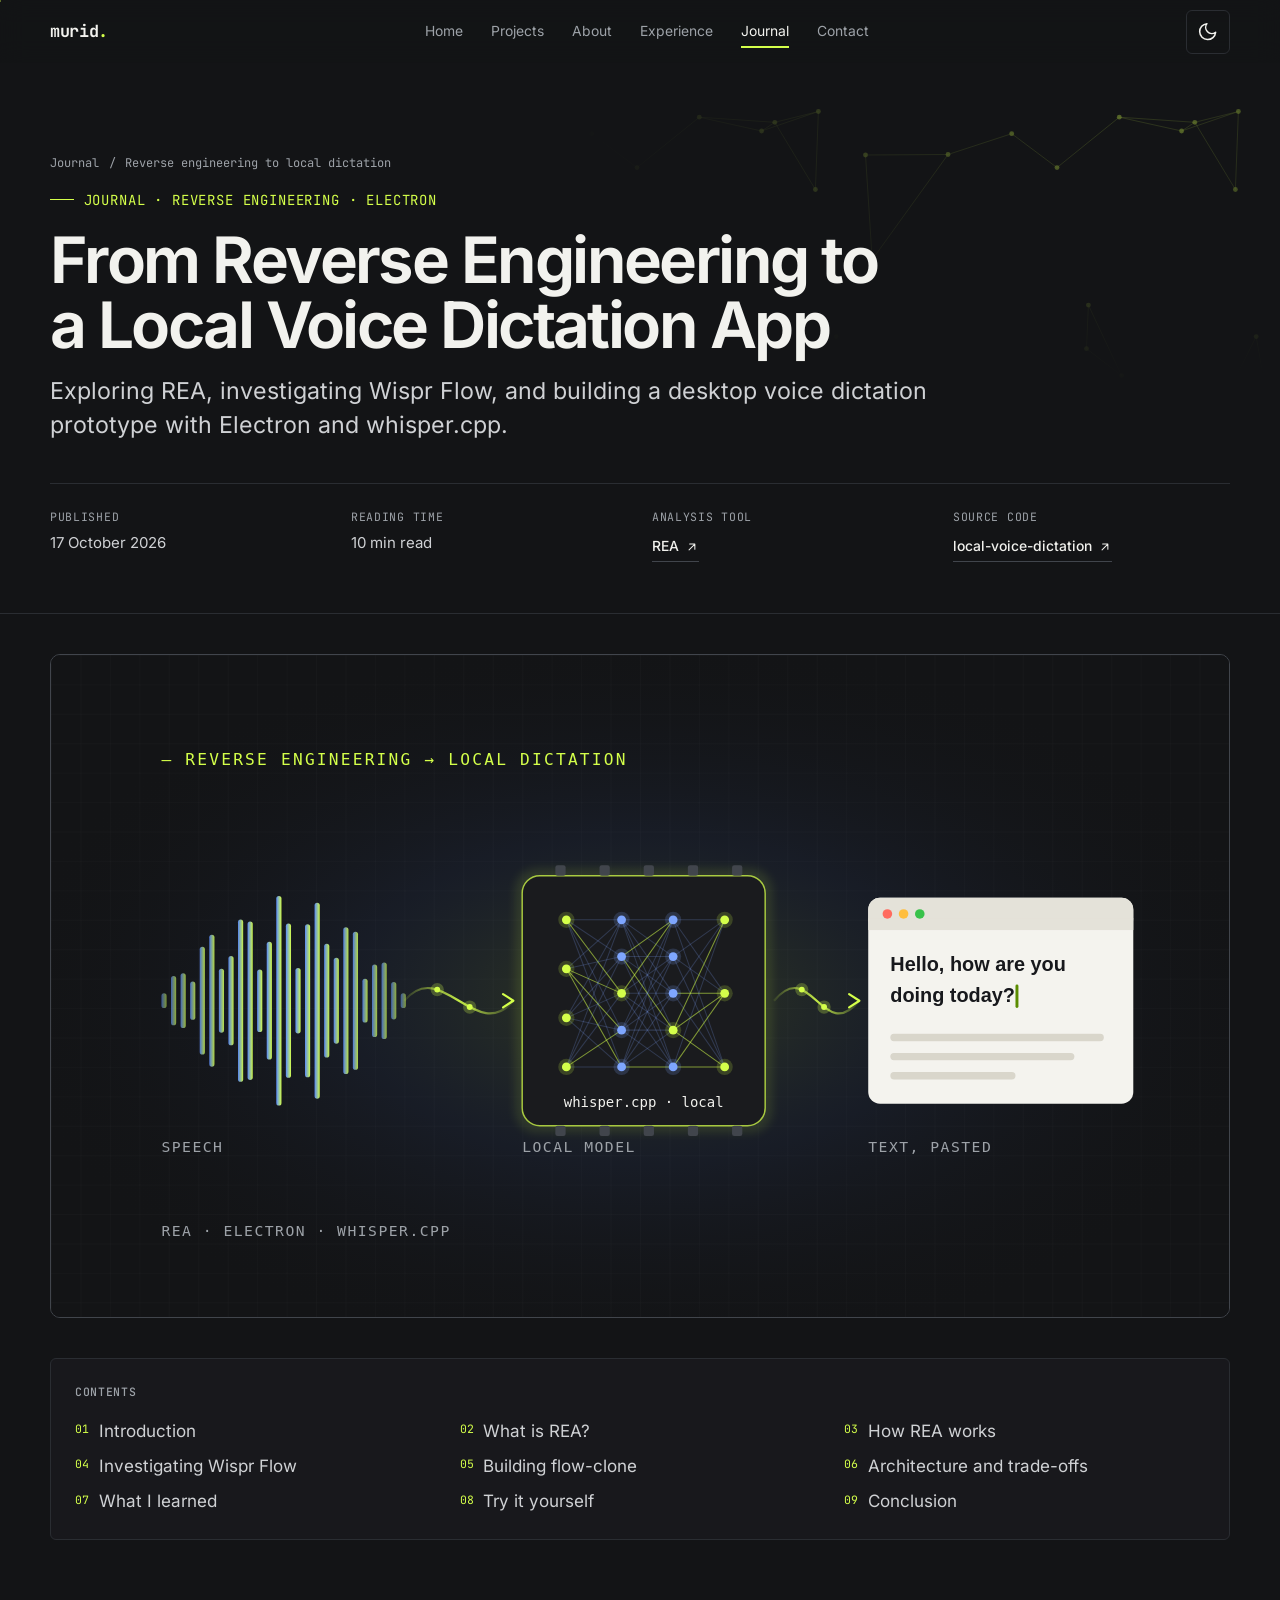
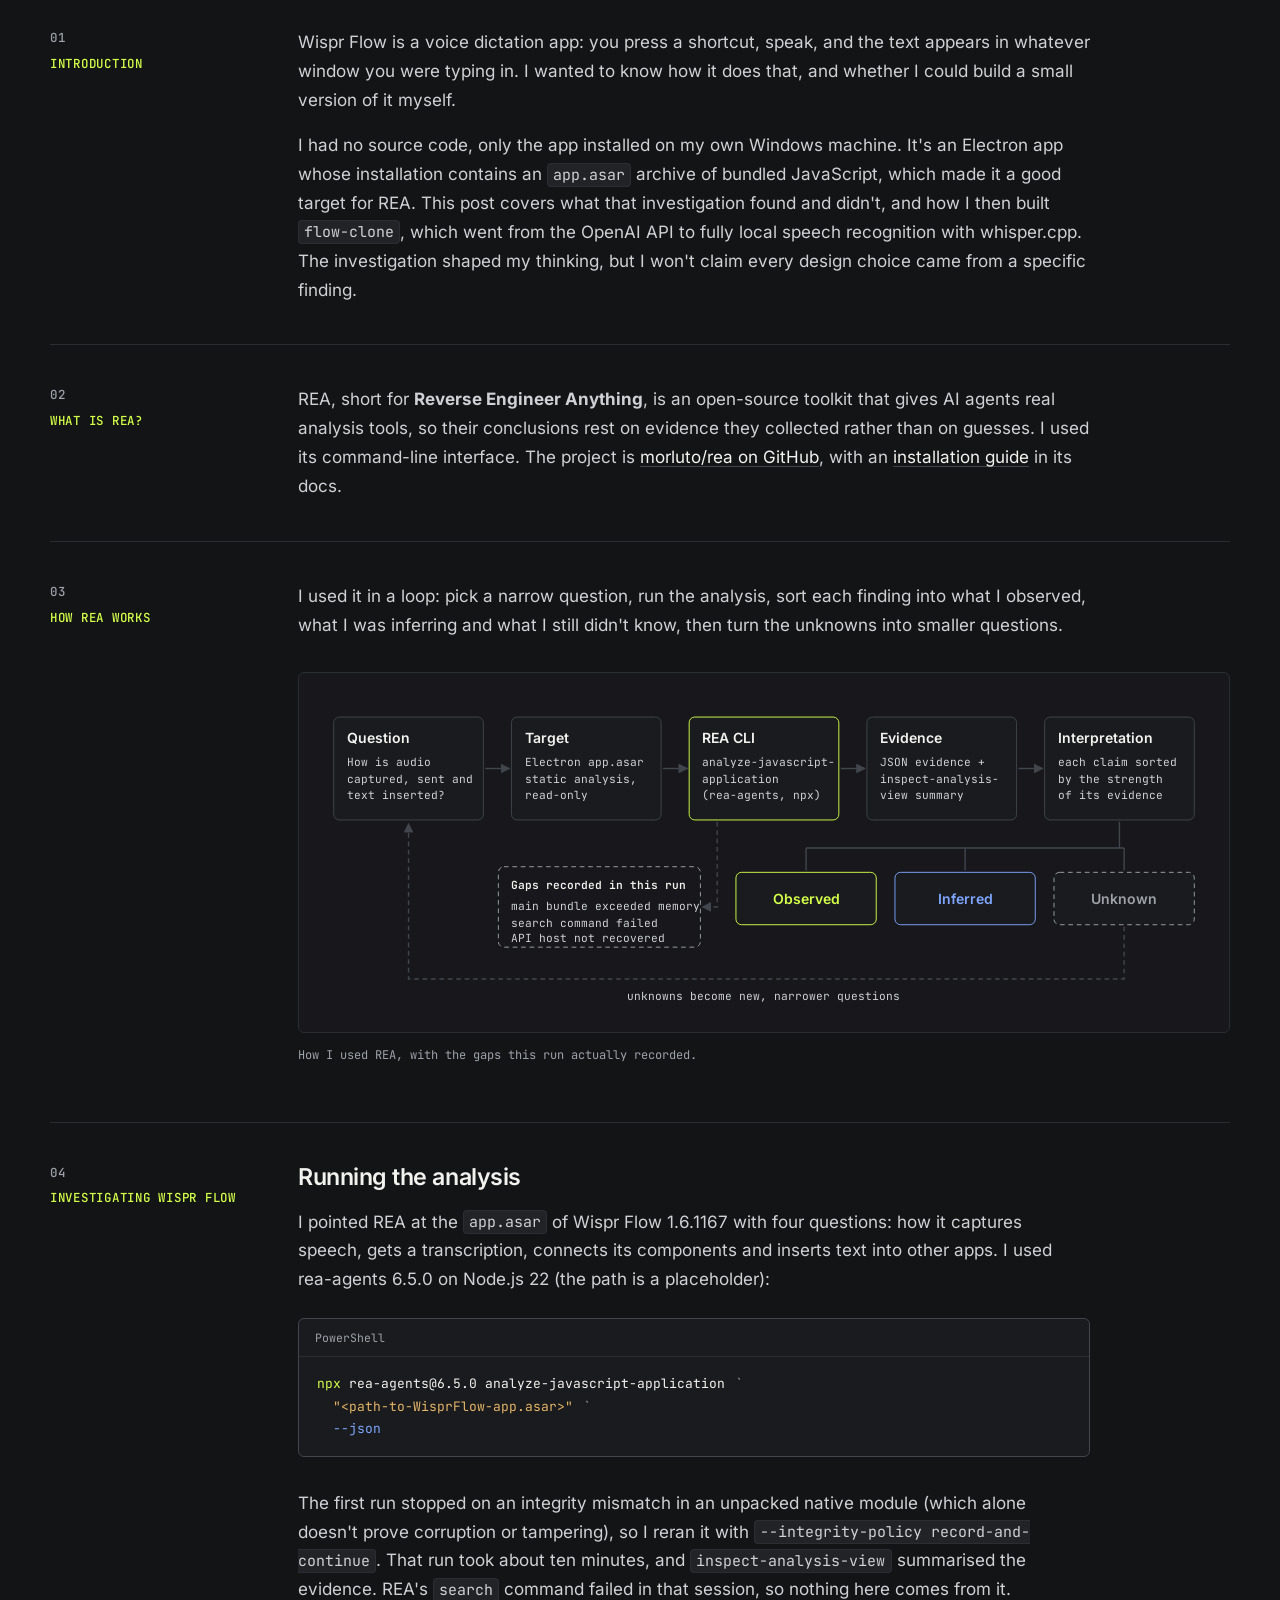
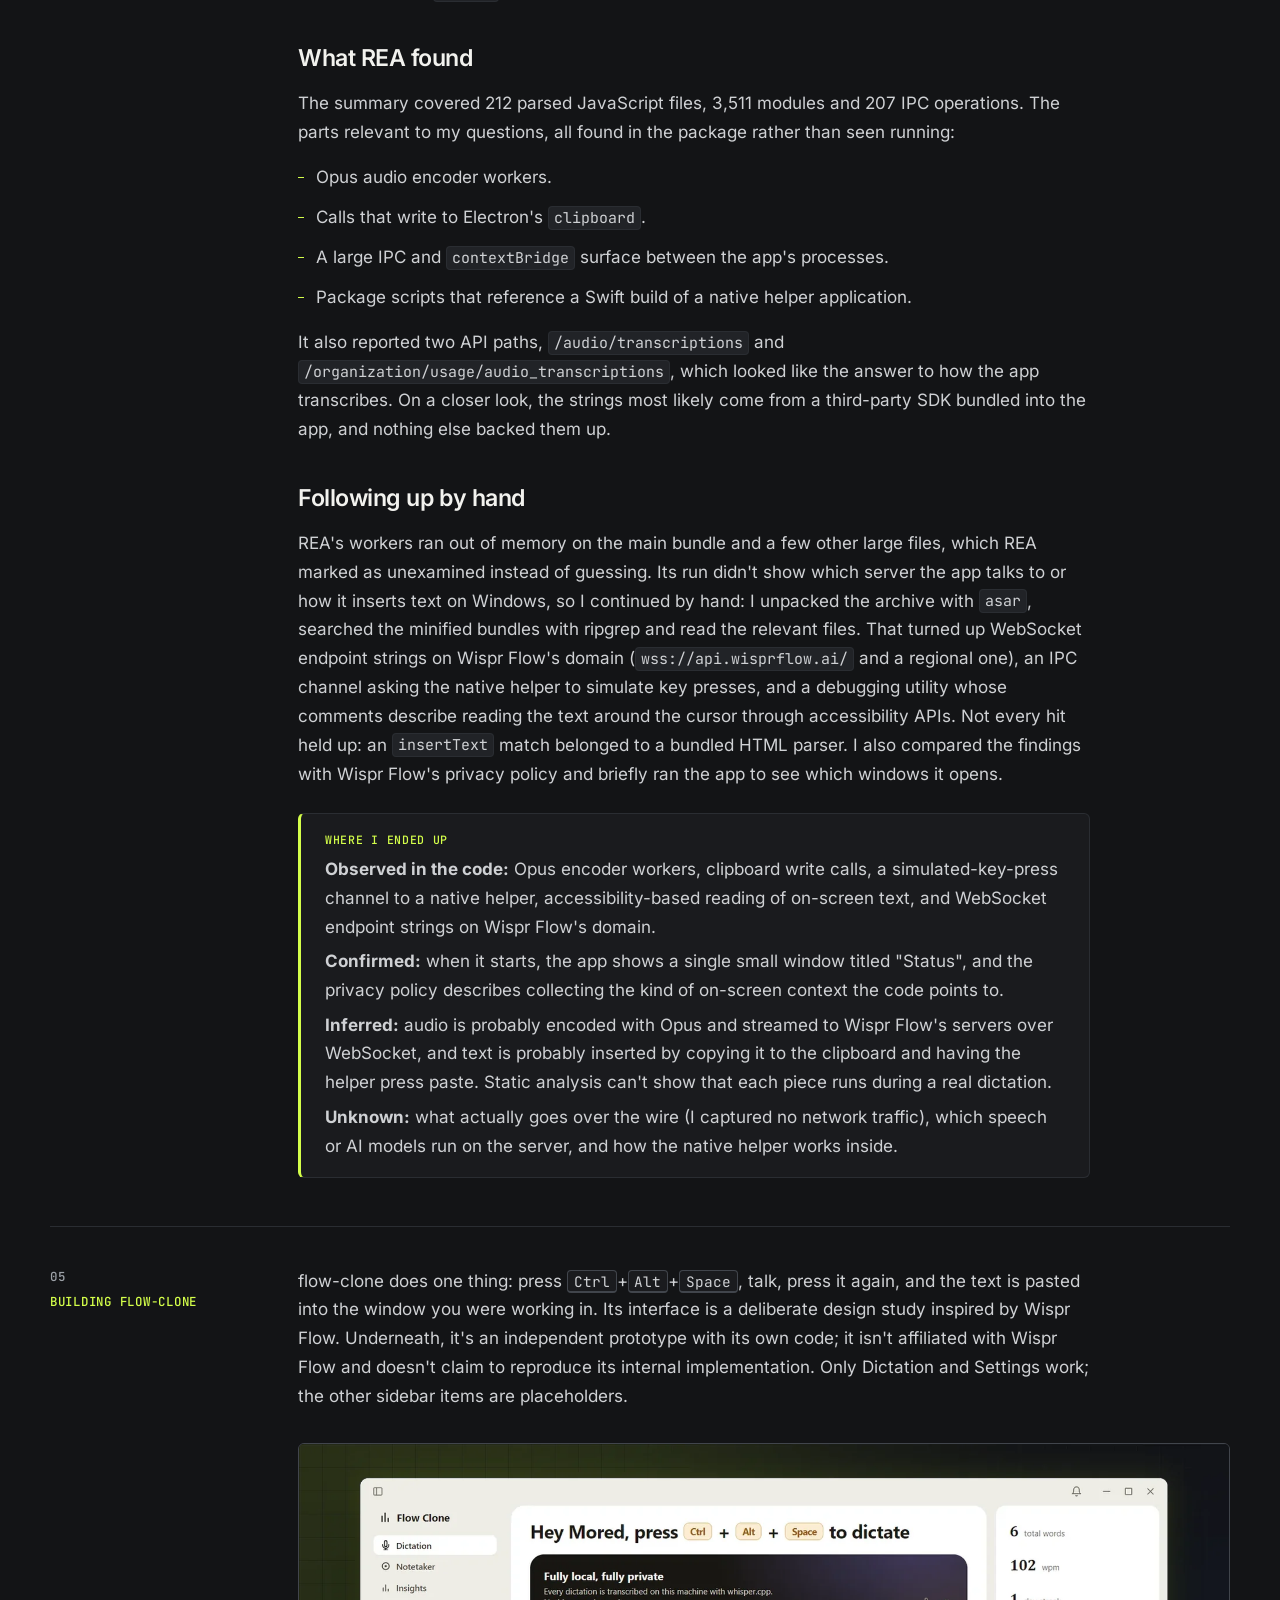
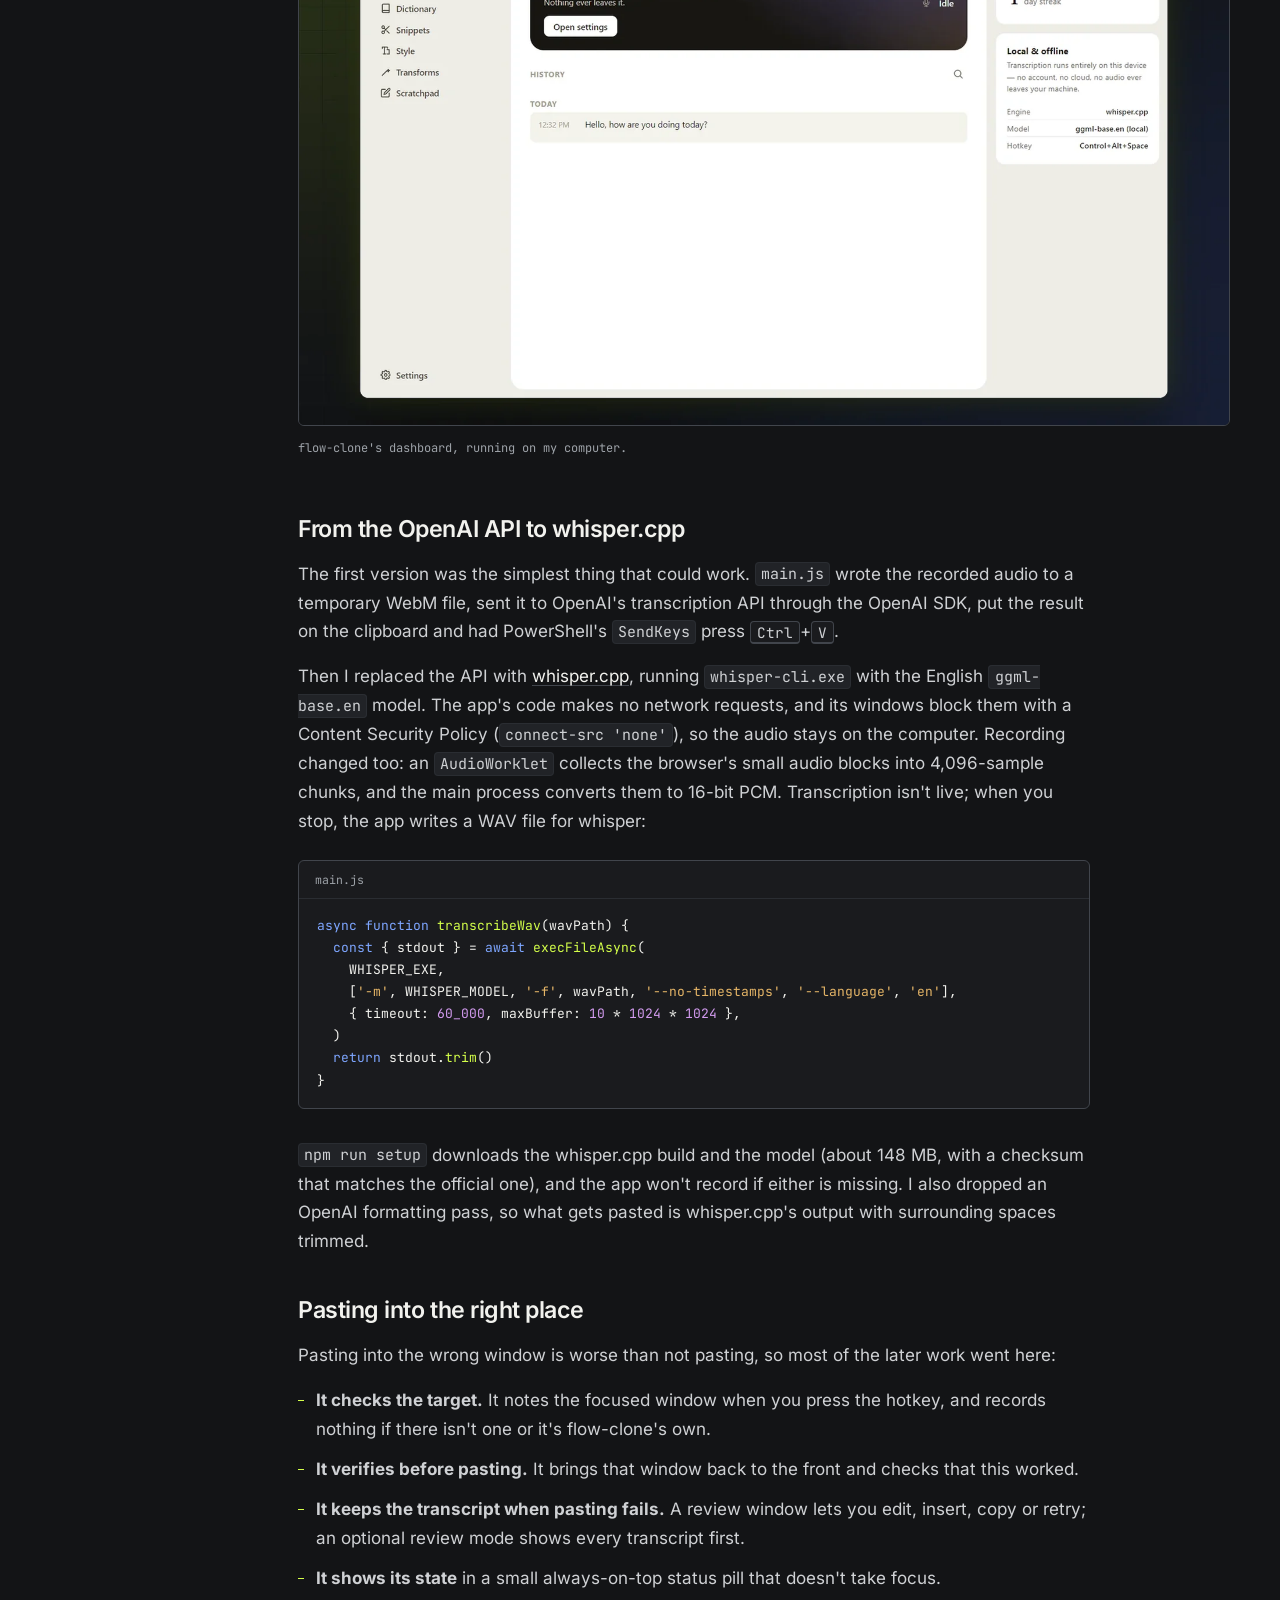
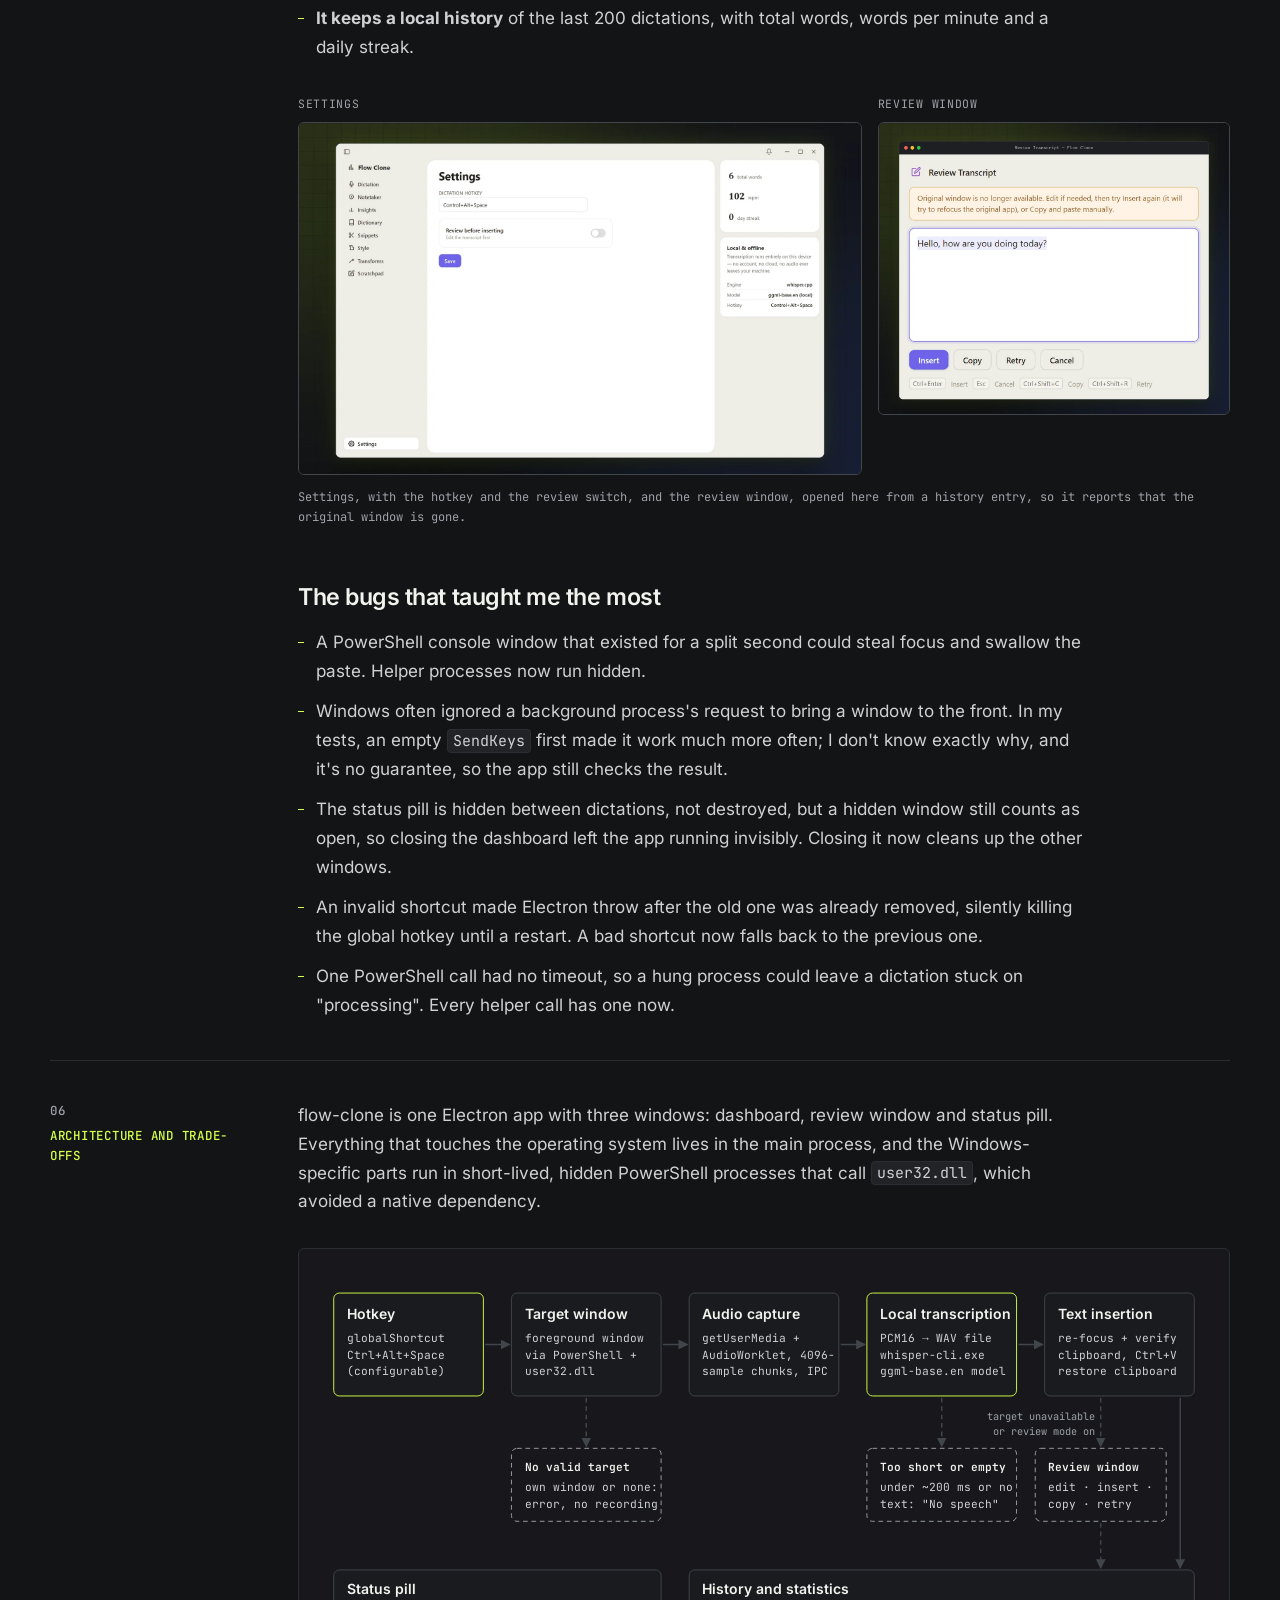
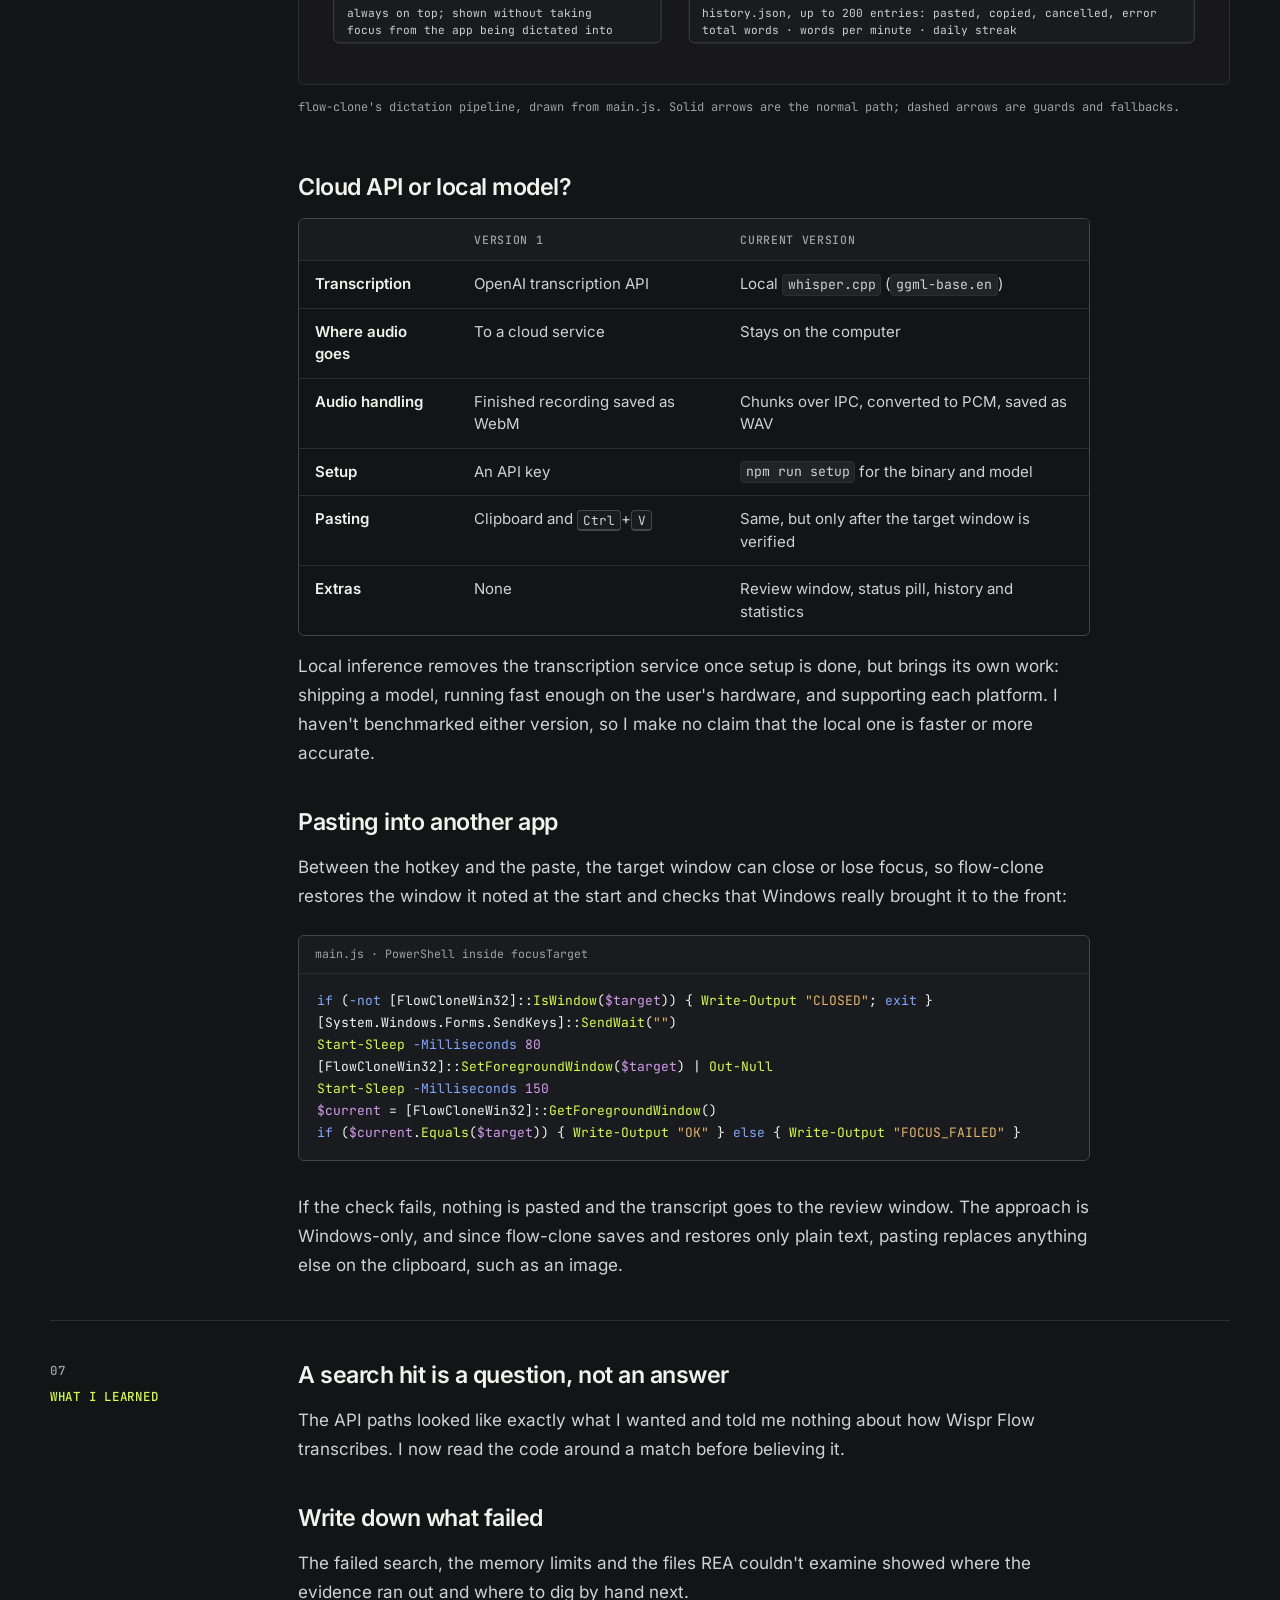
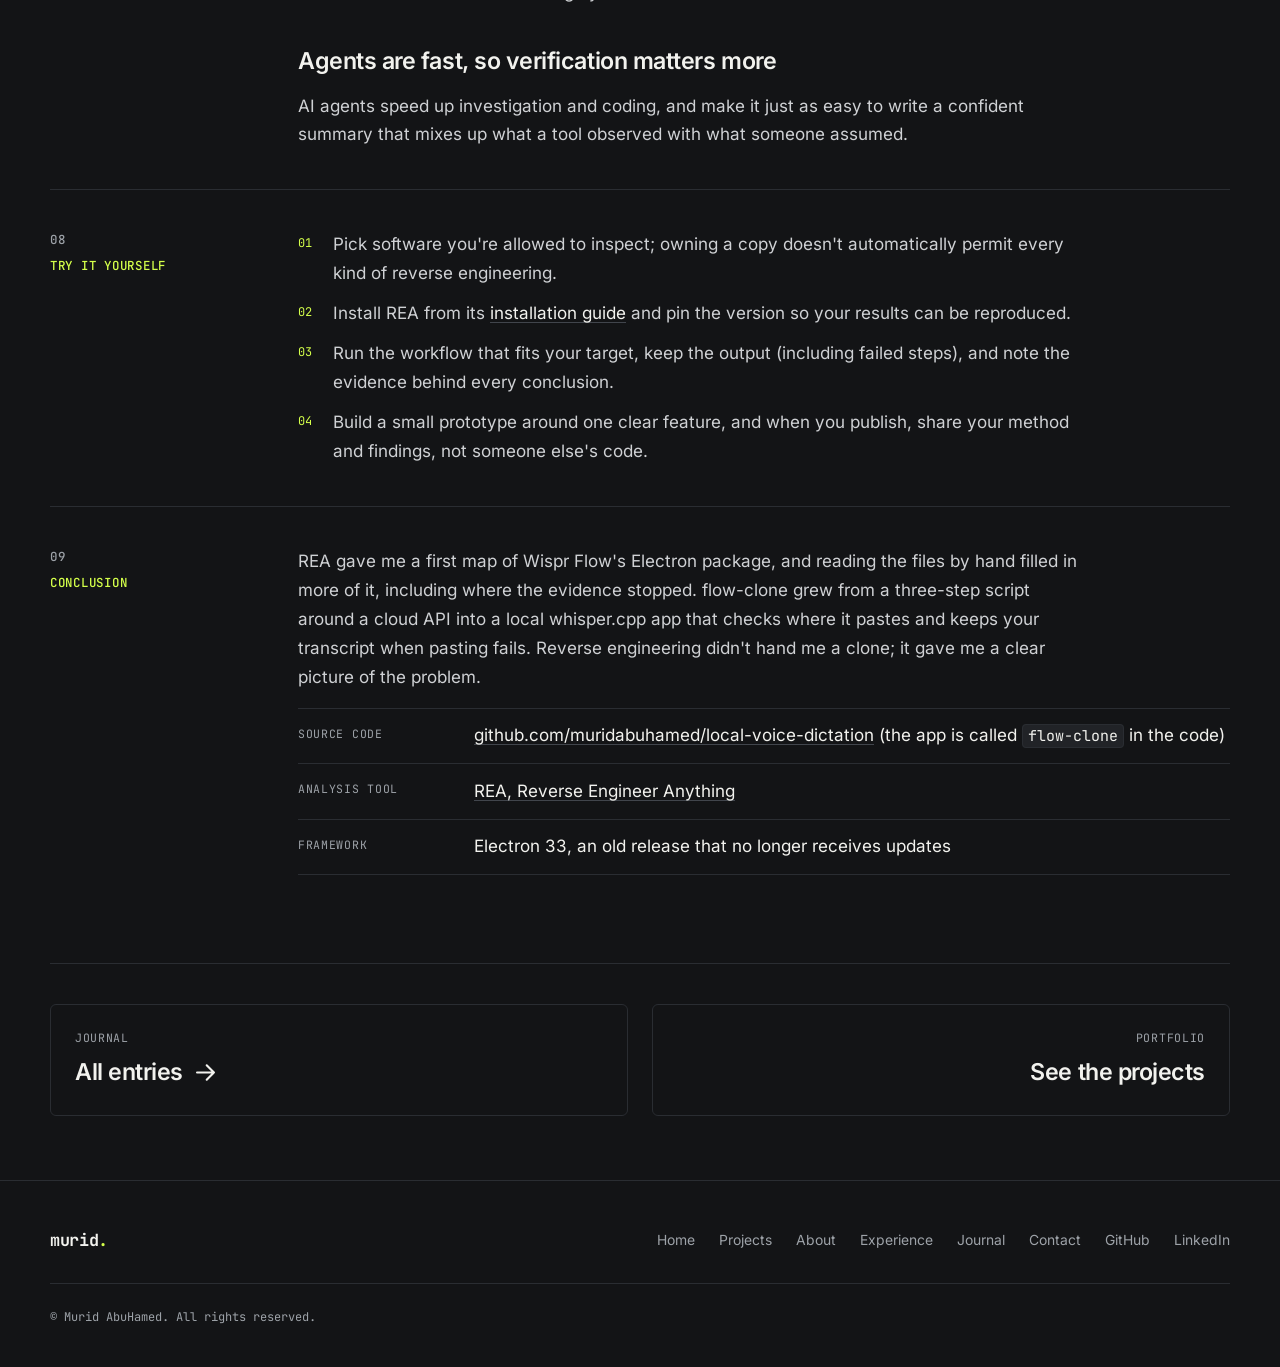
<file: journal-rea-flow-clone.html>
<!DOCTYPE html>
<html lang="en" data-theme="dark">
<head>
    <!-- shell:head:start -->
    <meta charset="UTF-8">
    <meta name="viewport" content="width=device-width, initial-scale=1.0">
    <meta name="theme-color" content="#131416">
    <link rel="icon" href="assets/img/favicon.png" type="image/png">
    <link rel="preload" href="assets/fonts/inter-var.woff2" as="font" type="font/woff2" crossorigin>
    <link rel="preload" href="assets/fonts/jetbrains-mono-var.woff2" as="font" type="font/woff2" crossorigin>
    <link rel="stylesheet" href="assets/css/styles.css?v=5">
    <!-- Dark by default; apply a saved light choice before first paint to avoid a flash -->
    <script>
        (function () {
            var root = document.documentElement, theme;
            try { theme = localStorage.getItem('theme'); } catch (e) {}
            root.setAttribute('data-theme', theme === 'light' ? 'light' : 'dark');
            if (!window.matchMedia('(prefers-reduced-motion: reduce)').matches) {
                root.classList.add('has-motion');
                // safety net: never leave content hidden if the animation scripts fail to run
                setTimeout(function () { root.classList.remove('has-motion'); }, 4000);
            }
        })();
    </script>
    <!-- shell:head:end -->
    <link rel="stylesheet" href="assets/css/blog.css?v=12">
    <title>From Reverse Engineering to a Local Voice Dictation App — Murid AbuHamed</title>
    <meta name="description" content="How I used REA to analyze Wispr Flow's Electron package, what the evidence did and did not show, and how I built flow-clone, a Windows dictation prototype that moved from a cloud API to local whisper.cpp transcription.">
    <meta property="og:title" content="From Reverse Engineering to a Local Voice Dictation App">
    <meta property="og:description" content="Exploring REA, investigating Wispr Flow, and building a desktop voice dictation prototype with Electron and whisper.cpp.">
    <meta property="og:type" content="article">
    <meta property="article:published_time" content="2026-10-17">
</head>
<body data-page="journal">
    <!-- shell:header:start -->
    <svg width="0" height="0" style="position:absolute" aria-hidden="true" focusable="false">
        <symbol id="i-arrow-up-right" viewBox="0 0 24 24"><path d="M7 17 17 7M8 7h9v9"/></symbol>
        <symbol id="i-arrow-right" viewBox="0 0 24 24"><path d="M5 12h14M13 6l6 6-6 6"/></symbol>
        <symbol id="i-arrow-left" viewBox="0 0 24 24"><path d="M19 12H5M11 6l-6 6 6 6"/></symbol>
        <symbol id="i-arrow-up" viewBox="0 0 24 24"><path d="M12 19V5M6 11l6-6 6 6"/></symbol>
        <symbol id="i-sun" viewBox="0 0 24 24"><circle cx="12" cy="12" r="4"/><path d="M12 2v2M12 20v2M4.9 4.9l1.4 1.4M17.7 17.7l1.4 1.4M2 12h2M20 12h2M4.9 19.1l1.4-1.4M17.7 6.3l1.4-1.4"/></symbol>
        <symbol id="i-moon" viewBox="0 0 24 24"><path d="M21 12.8A9 9 0 1 1 11.2 3a7 7 0 0 0 9.8 9.8z"/></symbol>
        <symbol id="i-menu" viewBox="0 0 24 24"><path d="M4 8h16M4 16h16"/></symbol>
        <symbol id="i-close" viewBox="0 0 24 24"><path d="M6 6l12 12M18 6 6 18"/></symbol>
        <symbol id="i-github" viewBox="0 0 24 24"><path d="M12 .297c-6.63 0-12 5.373-12 12 0 5.303 3.438 9.8 8.205 11.385.6.113.82-.258.82-.577 0-.285-.01-1.04-.015-2.04-3.338.724-4.042-1.61-4.042-1.61C4.422 18.07 3.633 17.7 3.633 17.7c-1.087-.744.084-.729.084-.729 1.205.084 1.838 1.236 1.838 1.236 1.07 1.835 2.809 1.305 3.495.998.108-.776.417-1.305.76-1.605-2.665-.3-5.466-1.332-5.466-5.93 0-1.31.465-2.38 1.235-3.22-.135-.303-.54-1.523.105-3.176 0 0 1.005-.322 3.3 1.23.96-.267 1.98-.399 3-.405 1.02.006 2.04.138 3 .405 2.28-1.552 3.285-1.23 3.285-1.23.645 1.653.24 2.873.12 3.176.765.84 1.23 1.91 1.23 3.22 0 4.61-2.805 5.625-5.475 5.92.42.36.81 1.096.81 2.22 0 1.606-.015 2.896-.015 3.286 0 .315.21.69.825.57C20.565 22.092 24 17.592 24 12.297c0-6.627-5.373-12-12-12"/></symbol>
        <symbol id="i-linkedin" viewBox="0 0 24 24"><path d="M20.447 20.452h-3.554v-5.569c0-1.328-.027-3.037-1.852-3.037-1.853 0-2.136 1.445-2.136 2.939v5.667H9.351V9h3.414v1.561h.046c.477-.9 1.637-1.85 3.37-1.85 3.601 0 4.267 2.37 4.267 5.455v6.286zM5.337 7.433a2.062 2.062 0 1 1 0-4.125 2.062 2.062 0 0 1 0 4.125zm1.782 13.019H3.555V9h3.564v11.452zM22.225 0H1.771C.792 0 0 .774 0 1.729v20.542C0 23.227.792 24 1.771 24h20.451C23.2 24 24 23.227 24 22.271V1.729C24 .774 23.2 0 22.222 0z"/></symbol>
    </svg>

    <a href="#main" class="skip-link">Skip to content</a>

    <header class="header" id="header">
        <div class="scroll-progress" aria-hidden="true"></div>
        <nav class="nav container" aria-label="Main">
            <a href="index.html" class="nav__logo" aria-label="Murid AbuHamed, home">murid<span>.</span></a>

            <div class="nav__menu" id="nav-menu">
                <ul class="nav__list">
                    <li><a href="index.html" class="nav__link">Home</a></li>
                    <li><a href="projects.html" class="nav__link">Projects</a></li>
                    <li><a href="about.html" class="nav__link">About</a></li>
                    <li><a href="experience.html" class="nav__link">Experience</a></li>
                    <li><a href="blog.html" class="nav__link" aria-current="page">Journal</a></li>
                    <li><a href="contact.html" class="nav__link">Contact</a></li>
                </ul>
            </div>

            <div class="nav__actions">
                <button class="icon-button theme-toggle" type="button" id="theme-toggle" aria-label="Switch to light theme">
                    <svg class="icon icon--moon" aria-hidden="true"><use href="#i-moon"/></svg>
                    <svg class="icon icon--sun" aria-hidden="true"><use href="#i-sun"/></svg>
                </button>
                <button class="icon-button nav__toggle" type="button" id="nav-toggle" aria-expanded="false" aria-controls="nav-menu" aria-label="Open menu">
                    <svg class="icon" aria-hidden="true"><use href="#i-menu"/></svg>
                </button>
            </div>
        </nav>
    </header>
    <!-- shell:header:end -->

    <main id="main">
        <header class="page-head has-pattern">
            <div class="container">
                <nav class="crumbs" aria-label="Breadcrumb"><a href="blog.html">Journal</a><span aria-hidden="true">/</span><span aria-current="page">Reverse engineering to local dictation</span></nav>
                <p class="eyebrow">Journal · Reverse engineering · Electron</p>
                <h1 class="page-head__title">From Reverse Engineering to a Local Voice Dictation App</h1>
                <p class="page-head__lead">Exploring REA, investigating Wispr Flow, and building a desktop voice dictation prototype with Electron and whisper.cpp.</p>
                <dl class="meta">
                    <div><dt>Published</dt><dd><time datetime="2026-10-17">17 October 2026</time></dd></div>
                    <div><dt>Reading time</dt><dd>10 min read</dd></div>
                    <div><dt>Analysis tool</dt><dd><a class="text-link" href="https://github.com/morluto/rea" target="_blank" rel="noopener noreferrer">REA <svg class="icon" aria-hidden="true"><use href="#i-arrow-up-right"/></svg></a></dd></div>
                    <div><dt>Source code</dt><dd><a class="text-link" href="https://github.com/muridabuhamed/local-voice-dictation" target="_blank" rel="noopener noreferrer">local-voice-dictation <svg class="icon" aria-hidden="true"><use href="#i-arrow-up-right"/></svg></a></dd></div>
                </dl>
            </div>
        </header>

        <div class="container">
            <figure class="article__hero journal-cover">
                <img src="assets/img/journal-flow-cover.svg" width="1600" height="900" decoding="async" fetchpriority="high" alt="Illustration: a sound wave flows into a local AI model chip labelled whisper.cpp, which flows into an app window where the transcribed text is pasted">
            </figure>

            <nav class="toc" aria-labelledby="toc-title">
                <h2 class="toc__title" id="toc-title">Contents</h2>
                <ol class="toc__list">
                    <li><a href="#introduction">Introduction</a></li>
                    <li><a href="#what-is-rea">What is REA?</a></li>
                    <li><a href="#how-rea-works">How REA works</a></li>
                    <li><a href="#investigating-wispr-flow">Investigating Wispr Flow</a></li>
                    <li><a href="#building-flow-clone">Building flow-clone</a></li>
                    <li><a href="#architecture">Architecture and trade-offs</a></li>
                    <li><a href="#what-i-learned">What I learned</a></li>
                    <li><a href="#reproducible-workflow">Try it yourself</a></li>
                    <li><a href="#conclusion">Conclusion</a></li>
                </ol>
            </nav>

            <article class="article article--journal">
                <section class="article__section" aria-labelledby="introduction">
                    <h2 class="article__label" id="introduction"><span class="article__num">01</span>Introduction</h2>
                    <div class="article__content">
                        <p>Wispr Flow is a voice dictation app: you press a shortcut, speak, and the text appears in whatever window you were typing in. I wanted to know how it does that, and whether I could build a small version of it myself.</p>
                        <p>I had no source code, only the app installed on my own Windows machine. It's an Electron app whose installation contains an <code>app.asar</code> archive of bundled JavaScript, which made it a good target for REA. This post covers what that investigation found and didn't, and how I then built <code>flow-clone</code>, which went from the OpenAI API to fully local speech recognition with whisper.cpp. The investigation shaped my thinking, but I won't claim every design choice came from a specific finding.</p>
                    </div>
                </section>

                <section class="article__section" aria-labelledby="what-is-rea">
                    <h2 class="article__label" id="what-is-rea"><span class="article__num">02</span>What is REA?</h2>
                    <div class="article__content">
                        <p>REA, short for <strong>Reverse Engineer Anything</strong>, is an open-source toolkit that gives AI agents real analysis tools, so their conclusions rest on evidence they collected rather than on guesses. I used its command-line interface. The project is <a href="https://github.com/morluto/rea" target="_blank" rel="noopener noreferrer">morluto/rea on GitHub</a>, with an <a href="https://github.com/morluto/rea/blob/main/docs/installation.md" target="_blank" rel="noopener noreferrer">installation guide</a> in its docs.</p>
                    </div>
                </section>

                <section class="article__section" aria-labelledby="how-rea-works">
                    <h2 class="article__label" id="how-rea-works"><span class="article__num">03</span>How REA works</h2>
                    <div class="article__content">
                        <p>I used it in a loop: pick a narrow question, run the analysis, sort each finding into what I observed, what I was inferring and what I still didn't know, then turn the unknowns into smaller questions.</p>

                        <figure class="diagram">
                            <div class="diagram__scroll">
                                <svg class="diagram__svg" viewBox="0 0 960 350" role="img" aria-labelledby="dg1-title dg1-desc">
                                    <title id="dg1-title">How REA supports an investigation of a software target</title>
                                    <desc id="dg1-desc">A question leads to a target, the Wispr Flow app.asar package, which REA analyzes with analyze-javascript-application. The evidence JSON and an inspect-analysis-view summary are interpreted, and each claim is sorted into observed, inferred or unknown. Gaps recorded in this run were the main bundle exceeding worker memory, a failed search command and an API host that was not recovered. Unknowns become new, narrower questions.</desc>
                                    <defs>
                                        <marker id="dg1-arrow" viewBox="0 0 10 10" refX="9" refY="5" markerWidth="7" markerHeight="7" orient="auto-start-reverse"><path class="dg-head" d="M0 0 L10 5 L0 10 z"/></marker>
                                    </defs>
                                    <g class="dg-box"><rect x="20" y="30" width="160" height="110" rx="6"/><text x="34" y="58" class="dg-title">Question</text><text x="34" y="82" class="dg-text">How is audio</text><text x="34" y="100" class="dg-text">captured, sent and</text><text x="34" y="118" class="dg-text">text inserted?</text></g>
                                    <g class="dg-box"><rect x="210" y="30" width="160" height="110" rx="6"/><text x="224" y="58" class="dg-title">Target</text><text x="224" y="82" class="dg-text">Electron app.asar</text><text x="224" y="100" class="dg-text">static analysis,</text><text x="224" y="118" class="dg-text">read-only</text></g>
                                    <g class="dg-box dg-box--accent"><rect x="400" y="30" width="160" height="110" rx="6"/><text x="414" y="58" class="dg-title">REA CLI</text><text x="414" y="82" class="dg-text">analyze-javascript-</text><text x="414" y="100" class="dg-text">application</text><text x="414" y="118" class="dg-text">(rea-agents, npx)</text></g>
                                    <g class="dg-box"><rect x="590" y="30" width="160" height="110" rx="6"/><text x="604" y="58" class="dg-title">Evidence</text><text x="604" y="82" class="dg-text">JSON evidence +</text><text x="604" y="100" class="dg-text">inspect-analysis-</text><text x="604" y="118" class="dg-text">view summary</text></g>
                                    <g class="dg-box"><rect x="780" y="30" width="160" height="110" rx="6"/><text x="794" y="58" class="dg-title">Interpretation</text><text x="794" y="82" class="dg-text">each claim sorted</text><text x="794" y="100" class="dg-text">by the strength</text><text x="794" y="118" class="dg-text">of its evidence</text></g>
                                    <path class="dg-line" d="M182 85 H208" marker-end="url(#dg1-arrow)"/>
                                    <path class="dg-line" d="M372 85 H398" marker-end="url(#dg1-arrow)"/>
                                    <path class="dg-line" d="M562 85 H588" marker-end="url(#dg1-arrow)"/>
                                    <path class="dg-line" d="M752 85 H778" marker-end="url(#dg1-arrow)"/>
                                    <path class="dg-line" d="M860 142 V170 M525 170 H865 M525 170 V194 M695 170 V194 M865 170 V194" />
                                    <g class="dg-box dg-box--confirmed"><rect x="450" y="196" width="150" height="56" rx="6"/><text x="525" y="230" class="dg-title" text-anchor="middle">Observed</text></g>
                                    <g class="dg-box dg-box--inferred"><rect x="620" y="196" width="150" height="56" rx="6"/><text x="695" y="230" class="dg-title" text-anchor="middle">Inferred</text></g>
                                    <g class="dg-box dg-box--unknown"><rect x="790" y="196" width="150" height="56" rx="6"/><text x="865" y="230" class="dg-title" text-anchor="middle">Unknown</text></g>
                                    <g class="dg-box dg-box--note"><rect x="196" y="190" width="216" height="86" rx="6"/><text x="210" y="214" class="dg-text dg-text--strong">Gaps recorded in this run</text><text x="210" y="236" class="dg-text">main bundle exceeded memory</text><text x="210" y="254" class="dg-text">search command failed</text><text x="210" y="270" class="dg-text">API host not recovered</text></g>
                                    <path class="dg-line dg-line--dashed" d="M430 142 V233 H414" marker-end="url(#dg1-arrow)"/>
                                    <path class="dg-line dg-line--dashed" d="M865 254 V310 H100 V144" marker-end="url(#dg1-arrow)"/>
                                    <text x="480" y="332" class="dg-text" text-anchor="middle">unknowns become new, narrower questions</text>
                                </svg>
                            </div>
                            <figcaption>How I used REA, with the gaps this run actually recorded.</figcaption>
                        </figure>
                    </div>
                </section>

                <section class="article__section" aria-labelledby="investigating-wispr-flow">
                    <h2 class="article__label" id="investigating-wispr-flow"><span class="article__num">04</span>Investigating Wispr Flow</h2>
                    <div class="article__content">
                        <h3>Running the analysis</h3>
                        <p>I pointed REA at the <code>app.asar</code> of Wispr Flow 1.6.1167 with four questions: how it captures speech, gets a transcription, connects its components and inserts text into other apps. I used rea-agents 6.5.0 on Node.js 22 (the path is a placeholder):</p>
                        <figure class="code"><figcaption>PowerShell</figcaption><pre tabindex="0"><code><span class="tk-f">npx</span> rea-agents@6.5.0 analyze-javascript-application <span class="tk-c">`</span>
  <span class="tk-s">"&lt;path-to-WisprFlow-app.asar&gt;"</span> <span class="tk-c">`</span>
  <span class="tk-k">--json</span></code></pre></figure>
                        <p>The first run stopped on an integrity mismatch in an unpacked native module (which alone doesn't prove corruption or tampering), so I reran it with <code>--integrity-policy record-and-continue</code>. That run took about ten minutes, and <code>inspect-analysis-view</code> summarised the evidence. REA's <code>search</code> command failed in that session, so nothing here comes from it.</p>

                        <h3>What REA found</h3>
                        <p>The summary covered 212 parsed JavaScript files, 3,511 modules and 207 IPC operations. The parts relevant to my questions, all found in the package rather than seen running:</p>
                        <ul class="case__list">
                            <li>Opus audio encoder workers.</li>
                            <li>Calls that write to Electron's <code>clipboard</code>.</li>
                            <li>A large IPC and <code>contextBridge</code> surface between the app's processes.</li>
                            <li>Package scripts that reference a Swift build of a native helper application.</li>
                        </ul>
                        <p>It also reported two API paths, <code>/audio/transcriptions</code> and <code>/organization/usage/audio_transcriptions</code>, which looked like the answer to how the app transcribes. On a closer look, the strings most likely come from a third-party SDK bundled into the app, and nothing else backed them up.</p>

                        <h3>Following up by hand</h3>
                        <p>REA's workers ran out of memory on the main bundle and a few other large files, which REA marked as unexamined instead of guessing. Its run didn't show which server the app talks to or how it inserts text on Windows, so I continued by hand: I unpacked the archive with <code>asar</code>, searched the minified bundles with ripgrep and read the relevant files. That turned up WebSocket endpoint strings on Wispr Flow's domain (<code>wss://api.wisprflow.ai/</code> and a regional one), an IPC channel asking the native helper to simulate key presses, and a debugging utility whose comments describe reading the text around the cursor through accessibility APIs. Not every hit held up: an <code>insertText</code> match belonged to a bundled HTML parser. I also compared the findings with Wispr Flow's privacy policy and briefly ran the app to see which windows it opens.</p>
                        <aside class="callout callout--finding" aria-label="Summary of the evidence">
                            <p class="callout__title">Where I ended up</p>
                            <p><strong>Observed in the code:</strong> Opus encoder workers, clipboard write calls, a simulated-key-press channel to a native helper, accessibility-based reading of on-screen text, and WebSocket endpoint strings on Wispr Flow's domain.</p>
                            <p><strong>Confirmed:</strong> when it starts, the app shows a single small window titled "Status", and the privacy policy describes collecting the kind of on-screen context the code points to.</p>
                            <p><strong>Inferred:</strong> audio is probably encoded with Opus and streamed to Wispr Flow's servers over WebSocket, and text is probably inserted by copying it to the clipboard and having the helper press paste. Static analysis can't show that each piece runs during a real dictation.</p>
                            <p><strong>Unknown:</strong> what actually goes over the wire (I captured no network traffic), which speech or AI models run on the server, and how the native helper works inside.</p>
                        </aside>
                                            </div>
                </section>

                <section class="article__section" aria-labelledby="building-flow-clone">
                    <h2 class="article__label" id="building-flow-clone"><span class="article__num">05</span>Building flow-clone</h2>
                    <div class="article__content">
                        <p>flow-clone does one thing: press <kbd>Ctrl</kbd>+<kbd>Alt</kbd>+<kbd>Space</kbd>, talk, press it again, and the text is pasted into the window you were working in. Its interface is a deliberate design study inspired by Wispr Flow. Underneath, it's an independent prototype with its own code; it isn't affiliated with Wispr Flow and doesn't claim to reproduce its internal implementation. Only Dictation and Settings work; the other sidebar items are placeholders.</p>

                        <figure class="diagram journal-shot">
                            <img src="assets/img/opt/journal/flow-clone-dashboard.webp" width="1600" height="1000" loading="lazy" decoding="async" alt="flow-clone's dashboard: a sidebar, a greeting with Ctrl plus Alt plus Space, the dictation history and a card showing the local whisper.cpp engine and ggml-base.en model">
                            <figcaption>flow-clone's dashboard, running on my computer.</figcaption>
                        </figure>

                        <h3>From the OpenAI API to whisper.cpp</h3>
                        <p>The first version was the simplest thing that could work. <code>main.js</code> wrote the recorded audio to a temporary WebM file, sent it to OpenAI's transcription API through the OpenAI SDK, put the result on the clipboard and had PowerShell's <code>SendKeys</code> press <kbd>Ctrl</kbd>+<kbd>V</kbd>.</p>
                        <p>Then I replaced the API with <a href="https://github.com/ggml-org/whisper.cpp" target="_blank" rel="noopener noreferrer">whisper.cpp</a>, running <code>whisper-cli.exe</code> with the English <code>ggml-base.en</code> model. The app's code makes no network requests, and its windows block them with a Content Security Policy (<code>connect-src 'none'</code>), so the audio stays on the computer. Recording changed too: an <code>AudioWorklet</code> collects the browser's small audio blocks into 4,096-sample chunks, and the main process converts them to 16-bit PCM. Transcription isn't live; when you stop, the app writes a WAV file for whisper:</p>
                        <figure class="code"><figcaption>main.js</figcaption><pre tabindex="0"><code><span class="tk-k">async function</span> <span class="tk-f">transcribeWav</span>(wavPath) {
  <span class="tk-k">const</span> { stdout } = <span class="tk-k">await</span> <span class="tk-f">execFileAsync</span>(
    WHISPER_EXE,
    [<span class="tk-s">'-m'</span>, WHISPER_MODEL, <span class="tk-s">'-f'</span>, wavPath, <span class="tk-s">'--no-timestamps'</span>, <span class="tk-s">'--language'</span>, <span class="tk-s">'en'</span>],
    { timeout: <span class="tk-n">60_000</span>, maxBuffer: <span class="tk-n">10</span> * <span class="tk-n">1024</span> * <span class="tk-n">1024</span> },
  )
  <span class="tk-k">return</span> stdout.<span class="tk-f">trim</span>()
}</code></pre></figure>
                        <p><code>npm run setup</code> downloads the whisper.cpp build and the model (about 148 MB, with a checksum that matches the official one), and the app won't record if either is missing. I also dropped an OpenAI formatting pass, so what gets pasted is whisper.cpp's output with surrounding spaces trimmed.</p>

                        <h3>Pasting into the right place</h3>
                        <p>Pasting into the wrong window is worse than not pasting, so most of the later work went here:</p>
                        <ul class="case__list">
                            <li><strong>It checks the target.</strong> It notes the focused window when you press the hotkey, and records nothing if there isn't one or it's flow-clone's own.</li>
                            <li><strong>It verifies before pasting.</strong> It brings that window back to the front and checks that this worked.</li>
                            <li><strong>It keeps the transcript when pasting fails.</strong> A review window lets you edit, insert, copy or retry; an optional review mode shows every transcript first.</li>
                            <li><strong>It shows its state</strong> in a small always-on-top status pill that doesn't take focus.</li>
                            <li><strong>It keeps a local history</strong> of the last 200 dictations, with total words, words per minute and a daily streak.</li>
                        </ul>

                        <figure class="compare compare--pair">
                            <div class="compare__grid">
                                <div class="compare__item">
                                    <p class="compare__label">Settings</p>
                                    <img src="assets/img/opt/journal/flow-clone-settings.webp" width="1600" height="1000" loading="lazy" decoding="async" alt="flow-clone's Settings screen with the dictation hotkey field set to Control+Alt+Space, a Review before inserting switch and a Save button, next to the word, words-per-minute and streak card and the local whisper.cpp model details">
                                </div>
                                <div class="compare__item">
                                    <p class="compare__label">Review window</p>
                                    <img src="assets/img/opt/journal/flow-clone-review.webp" width="1200" height="1000" loading="lazy" decoding="async" alt="flow-clone's Review Transcript window saying the original window is no longer available, with the transcript in an editable box and Insert, Copy, Retry and Cancel buttons with their keyboard shortcuts">
                                </div>
                            </div>
                            <figcaption>Settings, with the hotkey and the review switch, and the review window, opened here from a history entry, so it reports that the original window is gone.</figcaption>
                        </figure>

                        <h3>The bugs that taught me the most</h3>
                        <ul class="case__list">
                            <li>A PowerShell console window that existed for a split second could steal focus and swallow the paste. Helper processes now run hidden.</li>
                            <li>Windows often ignored a background process's request to bring a window to the front. In my tests, an empty <code>SendKeys</code> first made it work much more often; I don't know exactly why, and it's no guarantee, so the app still checks the result.</li>
                            <li>The status pill is hidden between dictations, not destroyed, but a hidden window still counts as open, so closing the dashboard left the app running invisibly. Closing it now cleans up the other windows.</li>
                            <li>An invalid shortcut made Electron throw after the old one was already removed, silently killing the global hotkey until a restart. A bad shortcut now falls back to the previous one.</li>
                            <li>One PowerShell call had no timeout, so a hung process could leave a dictation stuck on "processing". Every helper call has one now.</li>
                        </ul>
                    </div>
                </section>

                <section class="article__section" aria-labelledby="architecture">
                    <h2 class="article__label" id="architecture"><span class="article__num">06</span>Architecture and trade-offs</h2>
                    <div class="article__content">
                        <p>flow-clone is one Electron app with three windows: dashboard, review window and status pill. Everything that touches the operating system lives in the main process, and the Windows-specific parts run in short-lived, hidden PowerShell processes that call <code>user32.dll</code>, which avoided a native dependency.</p>

                        <figure class="diagram">
                            <div class="diagram__scroll">
                                <svg class="diagram__svg" viewBox="0 0 960 430" role="img" aria-labelledby="dg2-title dg2-desc">
                                    <title id="dg2-title">flow-clone dictation pipeline</title>
                                    <desc id="dg2-desc">A global hotkey starts the flow. The app captures the foreground window, records microphone audio in chunks through an AudioWorklet, writes a WAV file and transcribes it locally with whisper-cli and the ggml-base.en model, then re-focuses and verifies the target window and pastes through the clipboard. If there is no valid target, recording does not start. If the audio is too short or empty, the app reports that no speech was detected. If the target is unavailable, or review mode is on, the transcript goes to a review window. Results are saved to a local history with statistics, and a status pill shows the state.</desc>
                                    <defs>
                                        <marker id="dg2-arrow" viewBox="0 0 10 10" refX="9" refY="5" markerWidth="7" markerHeight="7" orient="auto-start-reverse"><path class="dg-head" d="M0 0 L10 5 L0 10 z"/></marker>
                                    </defs>
                                    <g class="dg-box dg-box--accent"><rect x="20" y="30" width="160" height="110" rx="6"/><text x="34" y="58" class="dg-title">Hotkey</text><text x="34" y="82" class="dg-text">globalShortcut</text><text x="34" y="100" class="dg-text">Ctrl+Alt+Space</text><text x="34" y="118" class="dg-text">(configurable)</text></g>
                                    <g class="dg-box"><rect x="210" y="30" width="160" height="110" rx="6"/><text x="224" y="58" class="dg-title">Target window</text><text x="224" y="82" class="dg-text">foreground window</text><text x="224" y="100" class="dg-text">via PowerShell +</text><text x="224" y="118" class="dg-text">user32.dll</text></g>
                                    <g class="dg-box"><rect x="400" y="30" width="160" height="110" rx="6"/><text x="414" y="58" class="dg-title">Audio capture</text><text x="414" y="82" class="dg-text">getUserMedia +</text><text x="414" y="100" class="dg-text">AudioWorklet, 4096-</text><text x="414" y="118" class="dg-text">sample chunks, IPC</text></g>
                                    <g class="dg-box dg-box--accent"><rect x="590" y="30" width="160" height="110" rx="6"/><text x="604" y="58" class="dg-title">Local transcription</text><text x="604" y="82" class="dg-text">PCM16 → WAV file</text><text x="604" y="100" class="dg-text">whisper-cli.exe</text><text x="604" y="118" class="dg-text">ggml-base.en model</text></g>
                                    <g class="dg-box"><rect x="780" y="30" width="160" height="110" rx="6"/><text x="794" y="58" class="dg-title">Text insertion</text><text x="794" y="82" class="dg-text">re-focus + verify</text><text x="794" y="100" class="dg-text">clipboard, Ctrl+V</text><text x="794" y="118" class="dg-text">restore clipboard</text></g>
                                    <path class="dg-line" d="M182 85 H208" marker-end="url(#dg2-arrow)"/>
                                    <path class="dg-line" d="M372 85 H398" marker-end="url(#dg2-arrow)"/>
                                    <path class="dg-line" d="M562 85 H588" marker-end="url(#dg2-arrow)"/>
                                    <path class="dg-line" d="M752 85 H778" marker-end="url(#dg2-arrow)"/>
                                    <g class="dg-box dg-box--note"><rect x="210" y="196" width="160" height="78" rx="6"/><text x="224" y="220" class="dg-text dg-text--strong">No valid target</text><text x="224" y="242" class="dg-text">own window or none:</text><text x="224" y="260" class="dg-text">error, no recording</text></g>
                                    <g class="dg-box dg-box--note"><rect x="590" y="196" width="160" height="78" rx="6"/><text x="604" y="220" class="dg-text dg-text--strong">Too short or empty</text><text x="604" y="242" class="dg-text">under ~200 ms or no</text><text x="604" y="260" class="dg-text">text: "No speech"</text></g>
                                    <g class="dg-box dg-box--note"><rect x="770" y="196" width="140" height="78" rx="6"/><text x="784" y="220" class="dg-text dg-text--strong">Review window</text><text x="784" y="242" class="dg-text">edit · insert ·</text><text x="784" y="260" class="dg-text">copy · retry</text></g>
                                    <path class="dg-line dg-line--dashed" d="M290 142 V194" marker-end="url(#dg2-arrow)"/>
                                    <path class="dg-line dg-line--dashed" d="M670 142 V194" marker-end="url(#dg2-arrow)"/>
                                    <path class="dg-line dg-line--dashed" d="M840 142 V194" marker-end="url(#dg2-arrow)"/>
                                    <path class="dg-line dg-line--dashed" d="M840 276 V324" marker-end="url(#dg2-arrow)"/>
                                    <path class="dg-line" d="M925 142 V324" marker-end="url(#dg2-arrow)"/>
                                    <text x="834" y="166" class="dg-text dg-text--small" text-anchor="end">target unavailable</text><text x="834" y="182" class="dg-text dg-text--small" text-anchor="end">or review mode on</text>
                                    <g class="dg-box"><rect x="20" y="326" width="350" height="78" rx="6"/><text x="34" y="352" class="dg-title">Status pill</text><text x="34" y="376" class="dg-text">always on top; shown without taking</text><text x="34" y="394" class="dg-text">focus from the app being dictated into</text></g>
                                    <g class="dg-box"><rect x="400" y="326" width="540" height="78" rx="6"/><text x="414" y="352" class="dg-title">History and statistics</text><text x="414" y="376" class="dg-text">history.json, up to 200 entries: pasted, copied, cancelled, error</text><text x="414" y="394" class="dg-text">total words · words per minute · daily streak</text></g>
                                </svg>
                            </div>
                            <figcaption>flow-clone's dictation pipeline, drawn from main.js. Solid arrows are the normal path; dashed arrows are guards and fallbacks.</figcaption>
                        </figure>

                        <h3>Cloud API or local model?</h3>
                        <div class="table-wrap" role="region" aria-label="Comparison of the first and the current version" tabindex="0">
                            <table class="data-table">
                                <thead>
                                    <tr><th scope="col"></th><th scope="col">Version 1</th><th scope="col">Current version</th></tr>
                                </thead>
                                <tbody>
                                    <tr><th scope="row">Transcription</th><td>OpenAI transcription API</td><td>Local <code>whisper.cpp</code> (<code>ggml-base.en</code>)</td></tr>
                                    <tr><th scope="row">Where audio goes</th><td>To a cloud service</td><td>Stays on the computer</td></tr>
                                    <tr><th scope="row">Audio handling</th><td>Finished recording saved as WebM</td><td>Chunks over IPC, converted to PCM, saved as WAV</td></tr>
                                    <tr><th scope="row">Setup</th><td>An API key</td><td><code>npm run setup</code> for the binary and model</td></tr>
                                    <tr><th scope="row">Pasting</th><td>Clipboard and <kbd>Ctrl</kbd>+<kbd>V</kbd></td><td>Same, but only after the target window is verified</td></tr>
                                    <tr><th scope="row">Extras</th><td>None</td><td>Review window, status pill, history and statistics</td></tr>
                                </tbody>
                            </table>
                        </div>
                        <p>Local inference removes the transcription service once setup is done, but brings its own work: shipping a model, running fast enough on the user's hardware, and supporting each platform. I haven't benchmarked either version, so I make no claim that the local one is faster or more accurate.</p>

                        <h3>Pasting into another app</h3>
                        <p>Between the hotkey and the paste, the target window can close or lose focus, so flow-clone restores the window it noted at the start and checks that Windows really brought it to the front:</p>
                        <figure class="code"><figcaption>main.js · PowerShell inside focusTarget</figcaption><pre tabindex="0"><code><span class="tk-k">if</span> (<span class="tk-k">-not</span> [FlowCloneWin32]::<span class="tk-f">IsWindow</span>(<span class="tk-n">$target</span>)) { <span class="tk-f">Write-Output</span> <span class="tk-s">"CLOSED"</span>; <span class="tk-k">exit</span> }
[System.Windows.Forms.SendKeys]::<span class="tk-f">SendWait</span>(<span class="tk-s">""</span>)
<span class="tk-f">Start-Sleep</span> <span class="tk-k">-Milliseconds</span> <span class="tk-n">80</span>
[FlowCloneWin32]::<span class="tk-f">SetForegroundWindow</span>(<span class="tk-n">$target</span>) | <span class="tk-f">Out-Null</span>
<span class="tk-f">Start-Sleep</span> <span class="tk-k">-Milliseconds</span> <span class="tk-n">150</span>
<span class="tk-n">$current</span> = [FlowCloneWin32]::<span class="tk-f">GetForegroundWindow</span>()
<span class="tk-k">if</span> (<span class="tk-n">$current</span>.<span class="tk-f">Equals</span>(<span class="tk-n">$target</span>)) { <span class="tk-f">Write-Output</span> <span class="tk-s">"OK"</span> } <span class="tk-k">else</span> { <span class="tk-f">Write-Output</span> <span class="tk-s">"FOCUS_FAILED"</span> }</code></pre></figure>
                        <p>If the check fails, nothing is pasted and the transcript goes to the review window. The approach is Windows-only, and since flow-clone saves and restores only plain text, pasting replaces anything else on the clipboard, such as an image.</p>
                    </div>
                </section>

                <section class="article__section" aria-labelledby="what-i-learned">
                    <h2 class="article__label" id="what-i-learned"><span class="article__num">07</span>What I learned</h2>
                    <div class="article__content">
                        <h3>A search hit is a question, not an answer</h3>
                        <p>The API paths looked like exactly what I wanted and told me nothing about how Wispr Flow transcribes. I now read the code around a match before believing it.</p>
                        <h3>Write down what failed</h3>
                        <p>The failed search, the memory limits and the files REA couldn't examine showed where the evidence ran out and where to dig by hand next.</p>
                        <h3>Agents are fast, so verification matters more</h3>
                        <p>AI agents speed up investigation and coding, and make it just as easy to write a confident summary that mixes up what a tool observed with what someone assumed.</p>
                    </div>
                </section>

                <section class="article__section" aria-labelledby="reproducible-workflow">
                    <h2 class="article__label" id="reproducible-workflow"><span class="article__num">08</span>Try it yourself</h2>
                    <div class="article__content">
                        <ol class="steps">
                            <li>Pick software you're allowed to inspect; owning a copy doesn't automatically permit every kind of reverse engineering.</li>
                            <li>Install REA from its <a href="https://github.com/morluto/rea/blob/main/docs/installation.md" target="_blank" rel="noopener noreferrer">installation guide</a> and pin the version so your results can be reproduced.</li>
                            <li>Run the workflow that fits your target, keep the output (including failed steps), and note the evidence behind every conclusion.</li>
                            <li>Build a small prototype around one clear feature, and when you publish, share your method and findings, not someone else's code.</li>
                        </ol>
                    </div>
                </section>

                <section class="article__section" aria-labelledby="conclusion">
                    <h2 class="article__label" id="conclusion"><span class="article__num">09</span>Conclusion</h2>
                    <div class="article__content">
                        <p>REA gave me a first map of Wispr Flow's Electron package, and reading the files by hand filled in more of it, including where the evidence stopped. flow-clone grew from a three-step script around a cloud API into a local whisper.cpp app that checks where it pastes and keeps your transcript when pasting fails. Reverse engineering didn't hand me a clone; it gave me a clear picture of the problem.</p>
                        <dl class="tech">
                            <div><dt>Source code</dt><dd><a href="https://github.com/muridabuhamed/local-voice-dictation" target="_blank" rel="noopener noreferrer">github.com/muridabuhamed/local-voice-dictation</a> (the app is called <code>flow-clone</code> in the code)</dd></div>
                            <div><dt>Analysis tool</dt><dd><a href="https://github.com/morluto/rea" target="_blank" rel="noopener noreferrer">REA, Reverse Engineer Anything</a></dd></div>
                            <div><dt>Framework</dt><dd>Electron 33, an old release that no longer receives updates</dd></div>
                        </dl>
                    </div>
                </section>
            </article>

            <nav class="next" aria-label="Continue reading">
                <a class="next__link" href="blog.html"><span class="next__label">Journal</span><span class="next__title">All entries <svg class="icon" aria-hidden="true"><use href="#i-arrow-right"/></svg></span></a>
                <a class="next__link next__link--back" href="projects.html"><span class="next__label">Portfolio</span><span class="next__title">See the projects</span></a>
            </nav>
        </div>
    </main>

    <!-- shell:footer:start -->
    <footer class="footer">
        <div class="container">
            <div class="footer__row">
                <a href="index.html" class="nav__logo" aria-label="Murid AbuHamed, home">murid<span>.</span></a>
                <nav class="footer__nav" aria-label="Footer">
                    <a href="index.html">Home</a>
                    <a href="projects.html">Projects</a>
                    <a href="about.html">About</a>
                    <a href="experience.html">Experience</a>
                    <a href="blog.html">Journal</a>
                    <a href="contact.html">Contact</a>
                    <a href="https://github.com/muridabuhamed" target="_blank" rel="noopener noreferrer">GitHub</a>
                    <a href="https://www.linkedin.com/in/murid-abuhamed-48bbb2239/" target="_blank" rel="noopener noreferrer">LinkedIn</a>
                </nav>
            </div>
            <p class="footer__copy">&copy; Murid AbuHamed. All rights reserved.</p>
        </div>
    </footer>

    <button class="icon-button scrollup" type="button" id="scroll-up" aria-label="Back to top">
        <svg class="icon" aria-hidden="true"><use href="#i-arrow-up"/></svg>
    </button>
    <!-- shell:footer:end -->

    <!-- shell:scripts:start -->
    <script src="assets/js/vendor/gsap.min.js"></script>
    <script src="assets/js/vendor/ScrollTrigger.min.js"></script>
    <script src="assets/js/vendor/ScrollToPlugin.min.js"></script>
    <script src="assets/js/vendor/lenis.min.js"></script>
    <script src="assets/js/motion.js?v=2"></script>
    <script src="assets/js/main.js?v=2"></script>
    <!-- shell:scripts:end -->
</body>
</html>
</file>
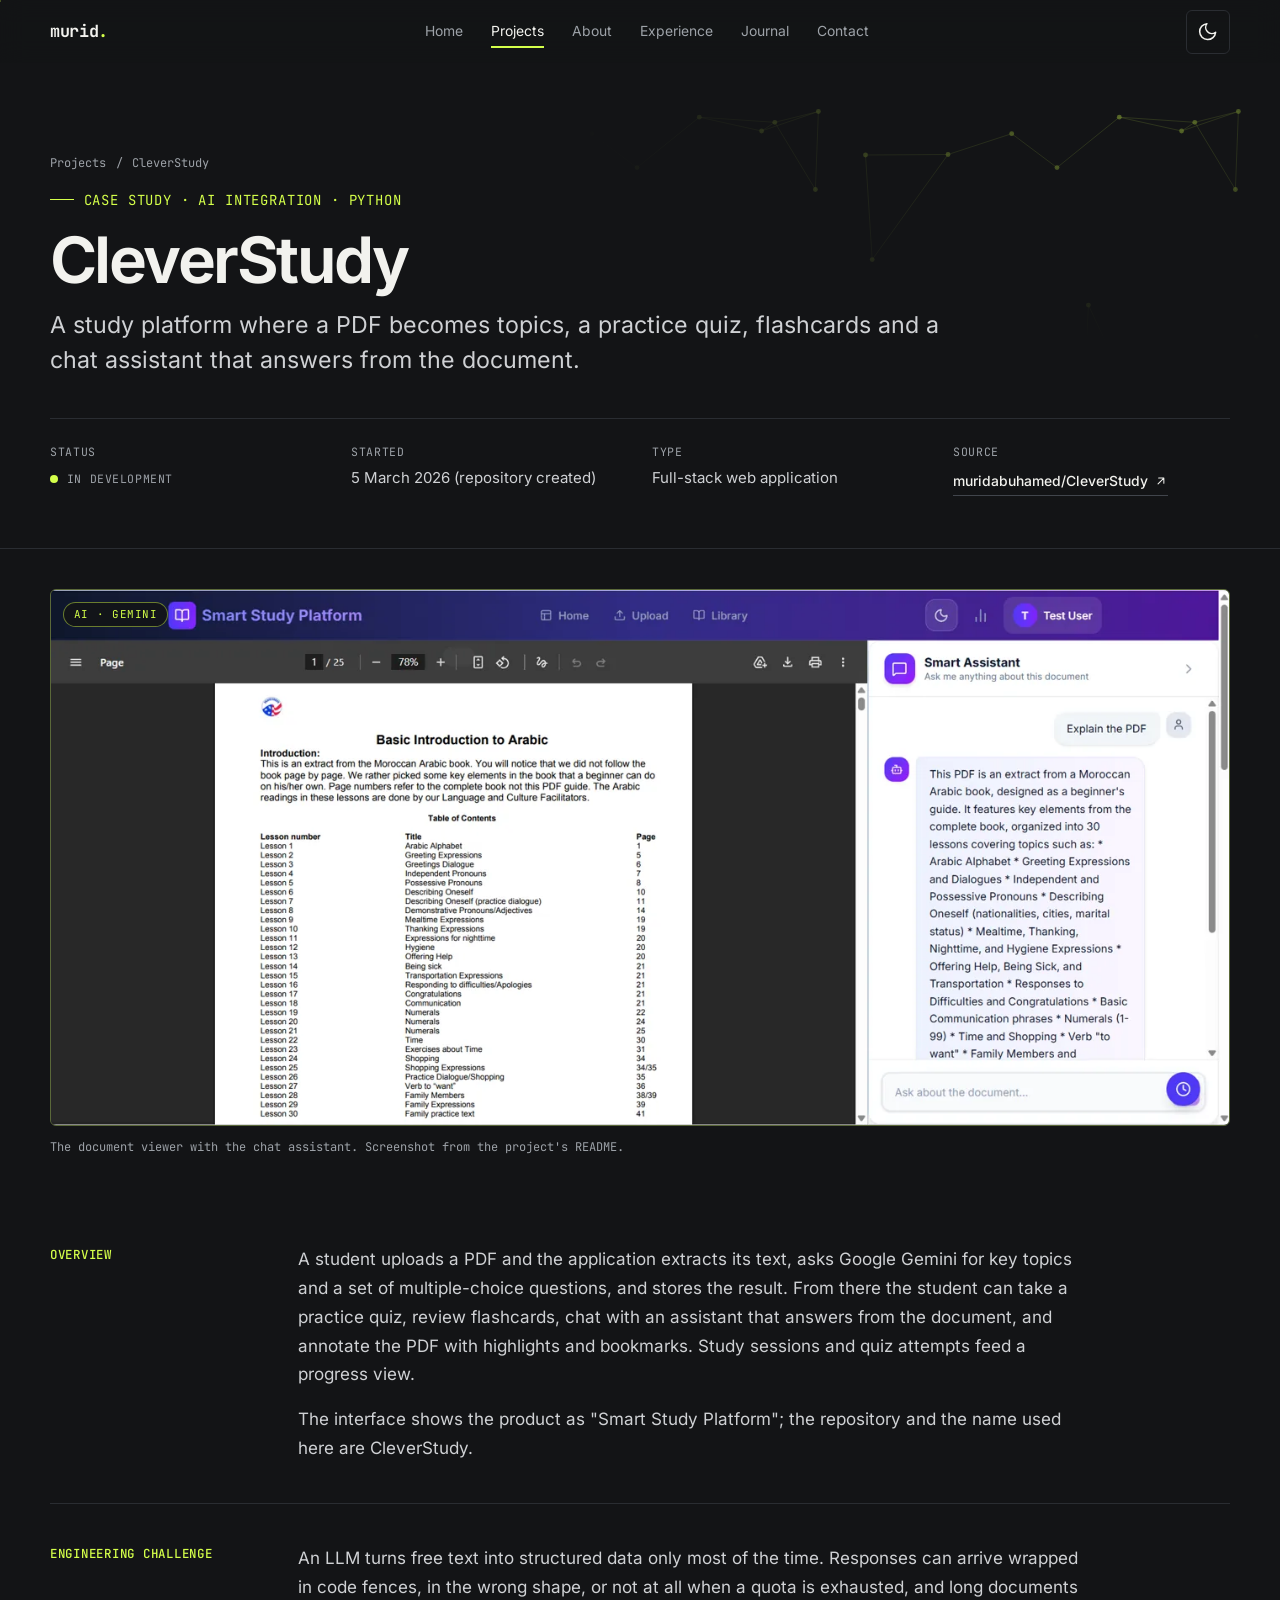
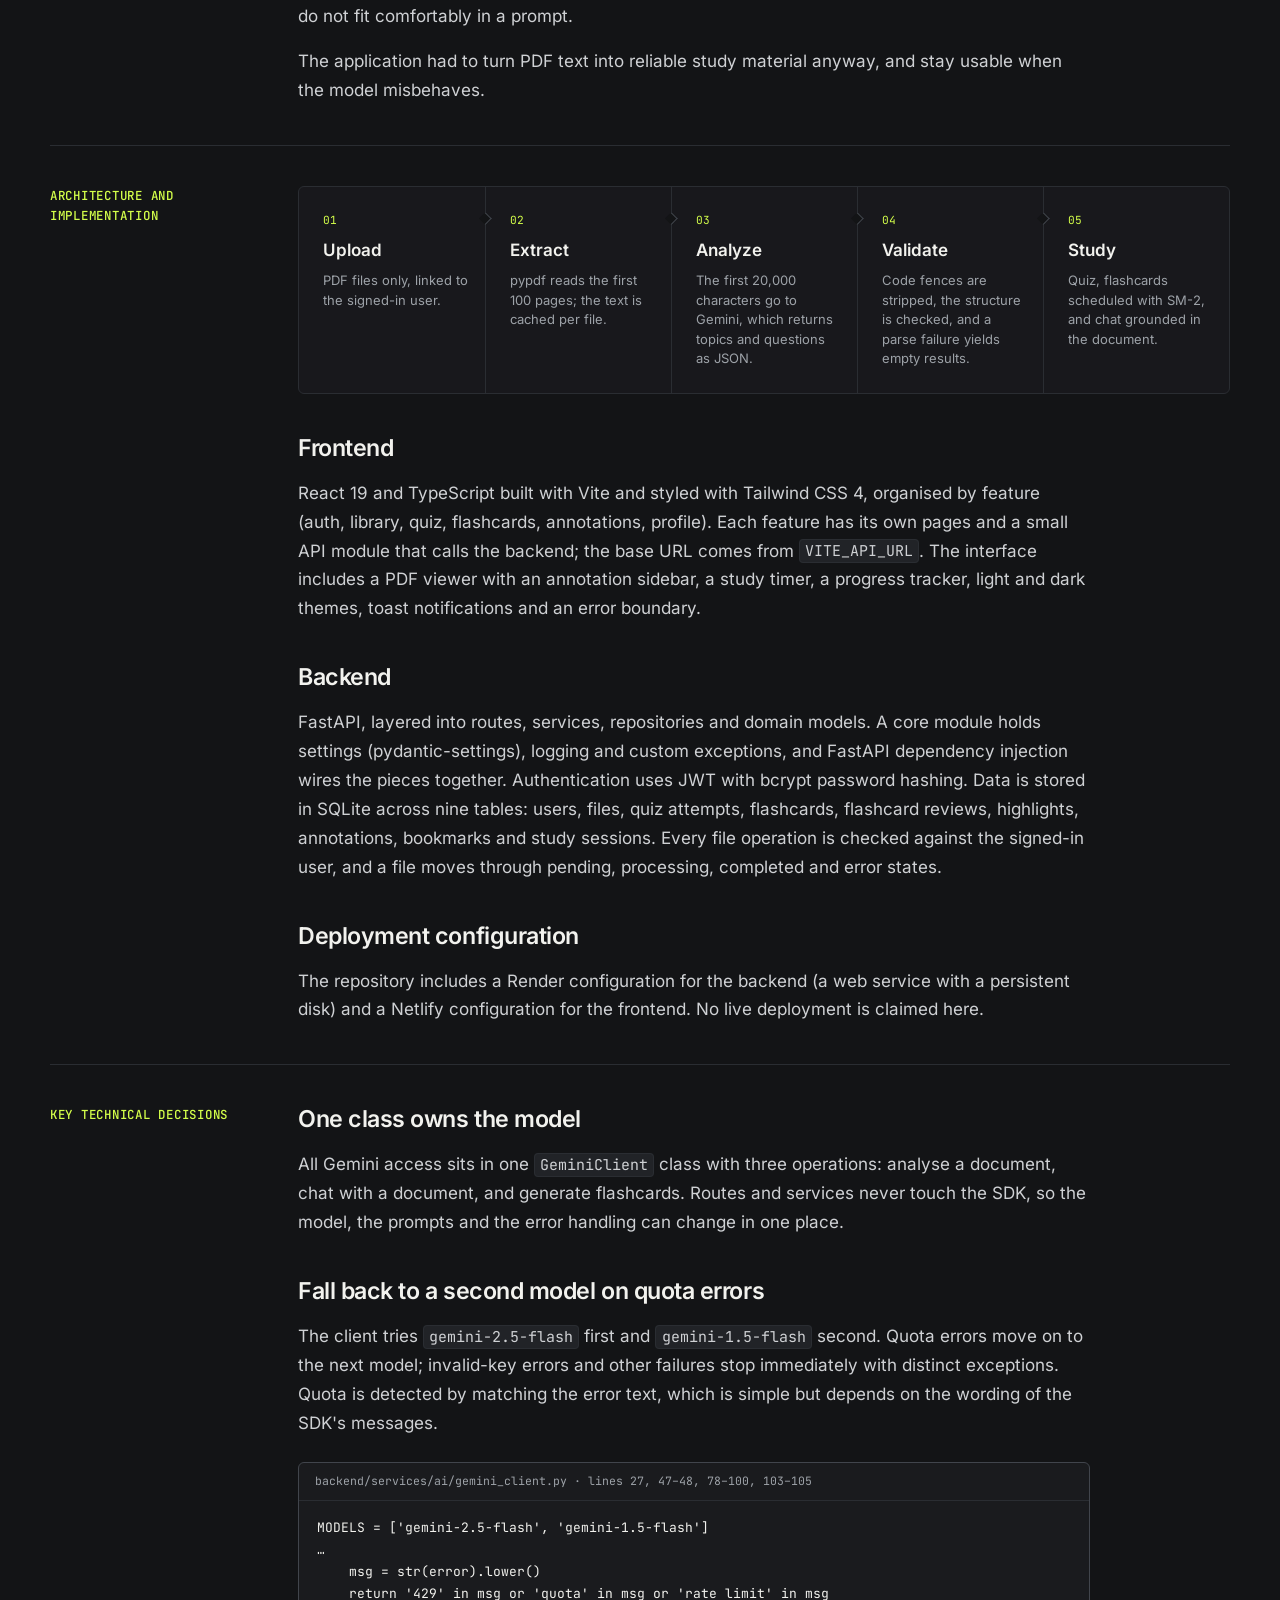
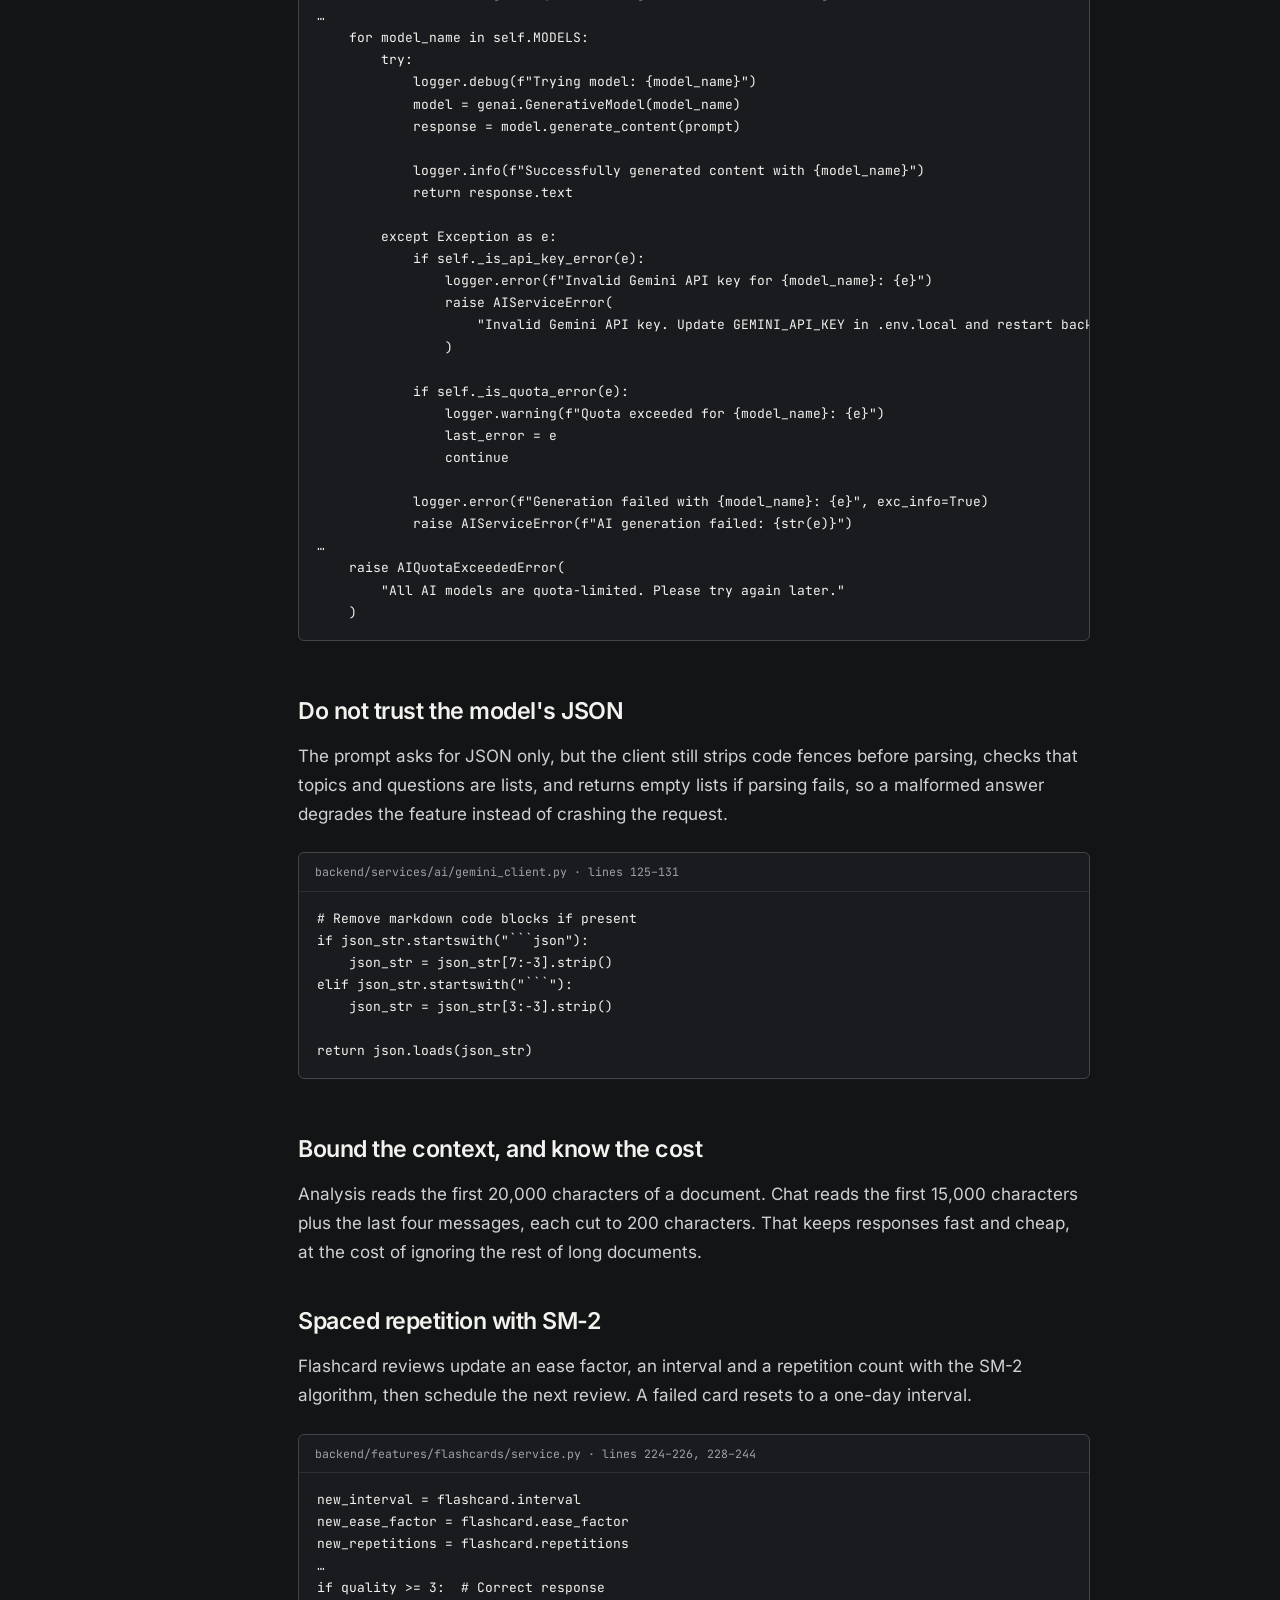
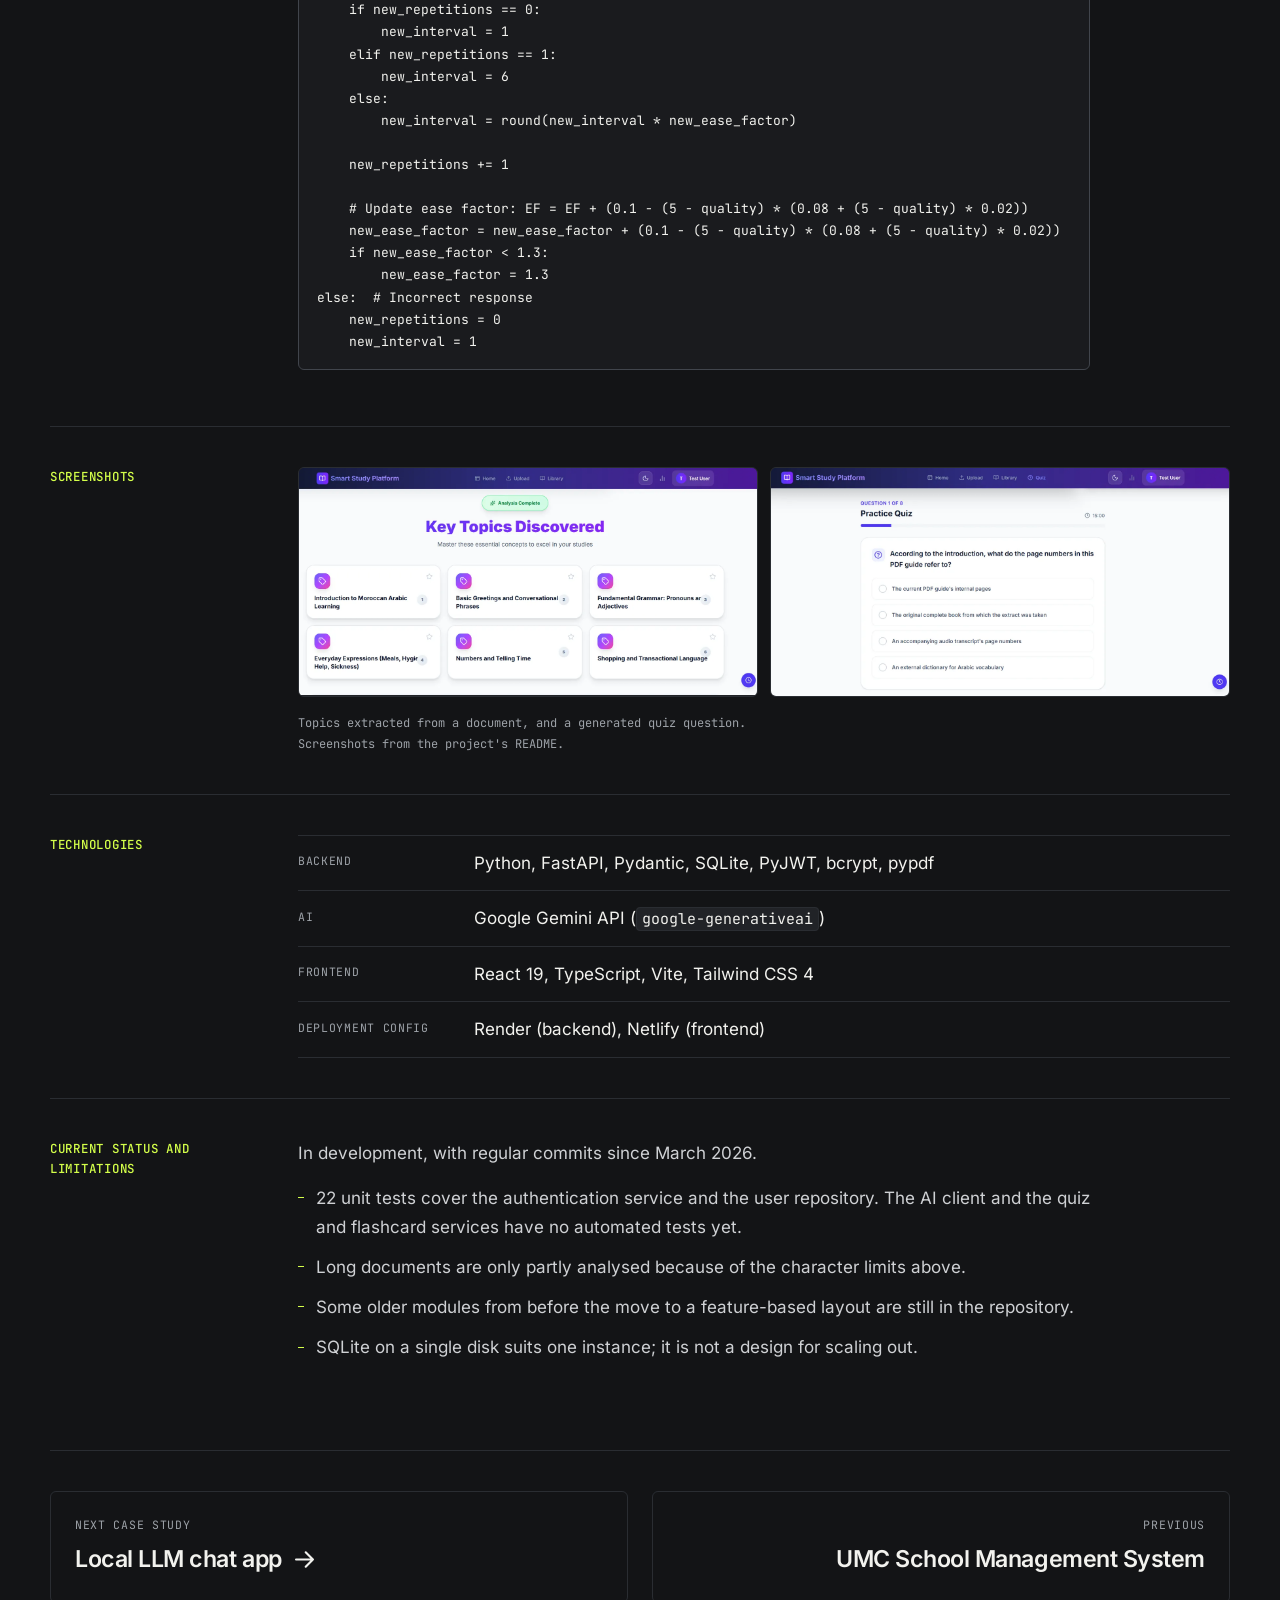
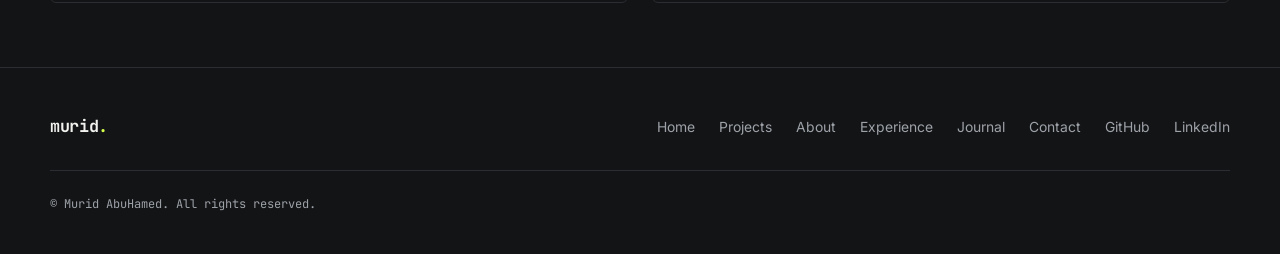
<file: project-cleverstudy.html>
<!DOCTYPE html>
<html lang="en" data-theme="dark">
<head>
    <!-- shell:head:start -->
    <meta charset="UTF-8">
    <meta name="viewport" content="width=device-width, initial-scale=1.0">
    <meta name="theme-color" content="#131416">
    <link rel="icon" href="assets/img/favicon.png" type="image/png">
    <link rel="preload" href="assets/fonts/inter-var.woff2" as="font" type="font/woff2" crossorigin>
    <link rel="preload" href="assets/fonts/jetbrains-mono-var.woff2" as="font" type="font/woff2" crossorigin>
    <link rel="stylesheet" href="assets/css/styles.css?v=5">
    <!-- Dark by default; apply a saved light choice before first paint to avoid a flash -->
    <script>
        (function () {
            var root = document.documentElement, theme;
            try { theme = localStorage.getItem('theme'); } catch (e) {}
            root.setAttribute('data-theme', theme === 'light' ? 'light' : 'dark');
            if (!window.matchMedia('(prefers-reduced-motion: reduce)').matches) {
                root.classList.add('has-motion');
                // safety net: never leave content hidden if the animation scripts fail to run
                setTimeout(function () { root.classList.remove('has-motion'); }, 4000);
            }
        })();
    </script>
    <!-- shell:head:end -->
    <title>CleverStudy: case study — Murid AbuHamed</title>
    <meta name="description" content="Case study: CleverStudy, a FastAPI and React study platform that turns PDFs into quizzes, flashcards and document chat with Google Gemini, with defensive parsing and model fallback.">
    <meta property="og:title" content="CleverStudy: case study">
    <meta property="og:description" content="A PDF study platform on FastAPI, React and Gemini: how model output is validated, how quota errors are handled, and what is still untested.">
    <meta property="og:type" content="article">
</head>
<body data-page="projects">
    <!-- shell:header:start -->
    <svg width="0" height="0" style="position:absolute" aria-hidden="true" focusable="false">
        <symbol id="i-arrow-up-right" viewBox="0 0 24 24"><path d="M7 17 17 7M8 7h9v9"/></symbol>
        <symbol id="i-arrow-right" viewBox="0 0 24 24"><path d="M5 12h14M13 6l6 6-6 6"/></symbol>
        <symbol id="i-arrow-left" viewBox="0 0 24 24"><path d="M19 12H5M11 6l-6 6 6 6"/></symbol>
        <symbol id="i-arrow-up" viewBox="0 0 24 24"><path d="M12 19V5M6 11l6-6 6 6"/></symbol>
        <symbol id="i-sun" viewBox="0 0 24 24"><circle cx="12" cy="12" r="4"/><path d="M12 2v2M12 20v2M4.9 4.9l1.4 1.4M17.7 17.7l1.4 1.4M2 12h2M20 12h2M4.9 19.1l1.4-1.4M17.7 6.3l1.4-1.4"/></symbol>
        <symbol id="i-moon" viewBox="0 0 24 24"><path d="M21 12.8A9 9 0 1 1 11.2 3a7 7 0 0 0 9.8 9.8z"/></symbol>
        <symbol id="i-menu" viewBox="0 0 24 24"><path d="M4 8h16M4 16h16"/></symbol>
        <symbol id="i-close" viewBox="0 0 24 24"><path d="M6 6l12 12M18 6 6 18"/></symbol>
        <symbol id="i-github" viewBox="0 0 24 24"><path d="M12 .297c-6.63 0-12 5.373-12 12 0 5.303 3.438 9.8 8.205 11.385.6.113.82-.258.82-.577 0-.285-.01-1.04-.015-2.04-3.338.724-4.042-1.61-4.042-1.61C4.422 18.07 3.633 17.7 3.633 17.7c-1.087-.744.084-.729.084-.729 1.205.084 1.838 1.236 1.838 1.236 1.07 1.835 2.809 1.305 3.495.998.108-.776.417-1.305.76-1.605-2.665-.3-5.466-1.332-5.466-5.93 0-1.31.465-2.38 1.235-3.22-.135-.303-.54-1.523.105-3.176 0 0 1.005-.322 3.3 1.23.96-.267 1.98-.399 3-.405 1.02.006 2.04.138 3 .405 2.28-1.552 3.285-1.23 3.285-1.23.645 1.653.24 2.873.12 3.176.765.84 1.23 1.91 1.23 3.22 0 4.61-2.805 5.625-5.475 5.92.42.36.81 1.096.81 2.22 0 1.606-.015 2.896-.015 3.286 0 .315.21.69.825.57C20.565 22.092 24 17.592 24 12.297c0-6.627-5.373-12-12-12"/></symbol>
        <symbol id="i-linkedin" viewBox="0 0 24 24"><path d="M20.447 20.452h-3.554v-5.569c0-1.328-.027-3.037-1.852-3.037-1.853 0-2.136 1.445-2.136 2.939v5.667H9.351V9h3.414v1.561h.046c.477-.9 1.637-1.85 3.37-1.85 3.601 0 4.267 2.37 4.267 5.455v6.286zM5.337 7.433a2.062 2.062 0 1 1 0-4.125 2.062 2.062 0 0 1 0 4.125zm1.782 13.019H3.555V9h3.564v11.452zM22.225 0H1.771C.792 0 0 .774 0 1.729v20.542C0 23.227.792 24 1.771 24h20.451C23.2 24 24 23.227 24 22.271V1.729C24 .774 23.2 0 22.222 0z"/></symbol>
    </svg>

    <a href="#main" class="skip-link">Skip to content</a>

    <header class="header" id="header">
        <div class="scroll-progress" aria-hidden="true"></div>
        <nav class="nav container" aria-label="Main">
            <a href="index.html" class="nav__logo" aria-label="Murid AbuHamed, home">murid<span>.</span></a>

            <div class="nav__menu" id="nav-menu">
                <ul class="nav__list">
                    <li><a href="index.html" class="nav__link">Home</a></li>
                    <li><a href="projects.html" class="nav__link" aria-current="page">Projects</a></li>
                    <li><a href="about.html" class="nav__link">About</a></li>
                    <li><a href="experience.html" class="nav__link">Experience</a></li>
                    <li><a href="blog.html" class="nav__link">Journal</a></li>
                    <li><a href="contact.html" class="nav__link">Contact</a></li>
                </ul>
            </div>

            <div class="nav__actions">
                <button class="icon-button theme-toggle" type="button" id="theme-toggle" aria-label="Switch to light theme">
                    <svg class="icon icon--moon" aria-hidden="true"><use href="#i-moon"/></svg>
                    <svg class="icon icon--sun" aria-hidden="true"><use href="#i-sun"/></svg>
                </button>
                <button class="icon-button nav__toggle" type="button" id="nav-toggle" aria-expanded="false" aria-controls="nav-menu" aria-label="Open menu">
                    <svg class="icon" aria-hidden="true"><use href="#i-menu"/></svg>
                </button>
            </div>
        </nav>
    </header>
    <!-- shell:header:end -->

    <main id="main">
        <header class="page-head has-pattern">
            <div class="container">
                <nav class="crumbs" aria-label="Breadcrumb"><a href="projects.html">Projects</a><span aria-hidden="true">/</span><span aria-current="page">CleverStudy</span></nav>
                <p class="eyebrow">Case study · AI integration · Python</p>
                <h1 class="page-head__title">CleverStudy</h1>
                <p class="page-head__lead">A study platform where a PDF becomes topics, a practice quiz, flashcards and a chat assistant that answers from the document.</p>
                <dl class="meta">
                    <div><dt>Status</dt><dd><span class="status status--active"><span class="status__dot" aria-hidden="true"></span>In development</span></dd></div>
                    <div><dt>Started</dt><dd>5 March 2026 (repository created)</dd></div>
                    <div><dt>Type</dt><dd>Full-stack web application</dd></div>
                    <div><dt>Source</dt><dd><a class="text-link" href="https://github.com/muridabuhamed/CleverStudy" target="_blank" rel="noopener noreferrer">muridabuhamed/CleverStudy <svg class="icon" aria-hidden="true"><use href="#i-arrow-up-right"/></svg></a></dd></div>
                </dl>
            </div>
        </header>

        <div class="container">
            <figure class="article__hero">
                <div class="project__media" data-badge="AI · Gemini"><img src="assets/img/opt/cleverstudy-chat.webp" width="1400" height="636" decoding="async" alt="CleverStudy showing a PDF on the left and an AI chat assistant answering questions about it on the right"></div>
                <figcaption>The document viewer with the chat assistant. Screenshot from the project's README.</figcaption>
            </figure>

            <article class="article">
                <section class="article__section" aria-labelledby="s-overview">
                    <h2 class="article__label" id="s-overview">Overview</h2>
                    <div class="article__content">
                        <p>A student uploads a PDF and the application extracts its text, asks Google Gemini for key topics and a set of multiple-choice questions, and stores the result. From there the student can take a practice quiz, review flashcards, chat with an assistant that answers from the document, and annotate the PDF with highlights and bookmarks. Study sessions and quiz attempts feed a progress view.</p>
                        <p>The interface shows the product as "Smart Study Platform"; the repository and the name used here are CleverStudy.</p>
                    </div>
                </section>

                <section class="article__section" aria-labelledby="s-challenge">
                    <h2 class="article__label" id="s-challenge">Engineering challenge</h2>
                    <div class="article__content">
                        <p>An LLM turns free text into structured data only most of the time. Responses can arrive wrapped in code fences, in the wrong shape, or not at all when a quota is exhausted, and long documents do not fit comfortably in a prompt.</p>
                        <p>The application had to turn PDF text into reliable study material anyway, and stay usable when the model misbehaves.</p>
                    </div>
                </section>

                <section class="article__section" aria-labelledby="s-architecture">
                    <h2 class="article__label" id="s-architecture">Architecture and implementation</h2>
                    <div class="article__content">
                        <ol class="flow" aria-label="How a document becomes study material">
                            <li class="flow__step"><span class="flow__title">Upload</span><span class="flow__note">PDF files only, linked to the signed-in user.</span></li>
                            <li class="flow__step"><span class="flow__title">Extract</span><span class="flow__note">pypdf reads the first 100 pages; the text is cached per file.</span></li>
                            <li class="flow__step"><span class="flow__title">Analyze</span><span class="flow__note">The first 20,000 characters go to Gemini, which returns topics and questions as JSON.</span></li>
                            <li class="flow__step"><span class="flow__title">Validate</span><span class="flow__note">Code fences are stripped, the structure is checked, and a parse failure yields empty results.</span></li>
                            <li class="flow__step"><span class="flow__title">Study</span><span class="flow__note">Quiz, flashcards scheduled with SM-2, and chat grounded in the document.</span></li>
                        </ol>

                        <h3>Frontend</h3>
                        <p>React 19 and TypeScript built with Vite and styled with Tailwind CSS 4, organised by feature (auth, library, quiz, flashcards, annotations, profile). Each feature has its own pages and a small API module that calls the backend; the base URL comes from <code>VITE_API_URL</code>. The interface includes a PDF viewer with an annotation sidebar, a study timer, a progress tracker, light and dark themes, toast notifications and an error boundary.</p>

                        <h3>Backend</h3>
                        <p>FastAPI, layered into routes, services, repositories and domain models. A core module holds settings (pydantic-settings), logging and custom exceptions, and FastAPI dependency injection wires the pieces together. Authentication uses JWT with bcrypt password hashing. Data is stored in SQLite across nine tables: users, files, quiz attempts, flashcards, flashcard reviews, highlights, annotations, bookmarks and study sessions. Every file operation is checked against the signed-in user, and a file moves through pending, processing, completed and error states.</p>

                        <h3>Deployment configuration</h3>
                        <p>The repository includes a Render configuration for the backend (a web service with a persistent disk) and a Netlify configuration for the frontend. No live deployment is claimed here.</p>
                    </div>
                </section>

                <section class="article__section" aria-labelledby="s-decisions">
                    <h2 class="article__label" id="s-decisions">Key technical decisions</h2>
                    <div class="article__content">
                        <h3>One class owns the model</h3>
                        <p>All Gemini access sits in one <code>GeminiClient</code> class with three operations: analyse a document, chat with a document, and generate flashcards. Routes and services never touch the SDK, so the model, the prompts and the error handling can change in one place.</p>

                        <h3>Fall back to a second model on quota errors</h3>
                        <p>The client tries <code>gemini-2.5-flash</code> first and <code>gemini-1.5-flash</code> second. Quota errors move on to the next model; invalid-key errors and other failures stop immediately with distinct exceptions. Quota is detected by matching the error text, which is simple but depends on the wording of the SDK's messages.</p>
                        <figure class="code"><figcaption>backend/services/ai/gemini_client.py · lines 27, 47–48, 78–100, 103–105</figcaption><pre tabindex="0"><code>MODELS = [&#x27;gemini-2.5-flash&#x27;, &#x27;gemini-1.5-flash&#x27;]
…
    msg = str(error).lower()
    return &#x27;429&#x27; in msg or &#x27;quota&#x27; in msg or &#x27;rate limit&#x27; in msg
…
    for model_name in self.MODELS:
        try:
            logger.debug(f&quot;Trying model: {model_name}&quot;)
            model = genai.GenerativeModel(model_name)
            response = model.generate_content(prompt)

            logger.info(f&quot;Successfully generated content with {model_name}&quot;)
            return response.text

        except Exception as e:
            if self._is_api_key_error(e):
                logger.error(f&quot;Invalid Gemini API key for {model_name}: {e}&quot;)
                raise AIServiceError(
                    &quot;Invalid Gemini API key. Update GEMINI_API_KEY in .env.local and restart backend.&quot;
                )

            if self._is_quota_error(e):
                logger.warning(f&quot;Quota exceeded for {model_name}: {e}&quot;)
                last_error = e
                continue

            logger.error(f&quot;Generation failed with {model_name}: {e}&quot;, exc_info=True)
            raise AIServiceError(f&quot;AI generation failed: {str(e)}&quot;)
…
    raise AIQuotaExceededError(
        &quot;All AI models are quota-limited. Please try again later.&quot;
    )</code></pre></figure>

                        <h3>Do not trust the model's JSON</h3>
                        <p>The prompt asks for JSON only, but the client still strips code fences before parsing, checks that topics and questions are lists, and returns empty lists if parsing fails, so a malformed answer degrades the feature instead of crashing the request.</p>
                        <figure class="code"><figcaption>backend/services/ai/gemini_client.py · lines 125–131</figcaption><pre tabindex="0"><code># Remove markdown code blocks if present
if json_str.startswith(&quot;```json&quot;):
    json_str = json_str[7:-3].strip()
elif json_str.startswith(&quot;```&quot;):
    json_str = json_str[3:-3].strip()

return json.loads(json_str)</code></pre></figure>

                        <h3>Bound the context, and know the cost</h3>
                        <p>Analysis reads the first 20,000 characters of a document. Chat reads the first 15,000 characters plus the last four messages, each cut to 200 characters. That keeps responses fast and cheap, at the cost of ignoring the rest of long documents.</p>

                        <h3>Spaced repetition with SM-2</h3>
                        <p>Flashcard reviews update an ease factor, an interval and a repetition count with the SM-2 algorithm, then schedule the next review. A failed card resets to a one-day interval.</p>
                        <figure class="code"><figcaption>backend/features/flashcards/service.py · lines 224–226, 228–244</figcaption><pre tabindex="0"><code>new_interval = flashcard.interval
new_ease_factor = flashcard.ease_factor
new_repetitions = flashcard.repetitions
…
if quality &gt;= 3:  # Correct response
    if new_repetitions == 0:
        new_interval = 1
    elif new_repetitions == 1:
        new_interval = 6
    else:
        new_interval = round(new_interval * new_ease_factor)

    new_repetitions += 1

    # Update ease factor: EF = EF + (0.1 - (5 - quality) * (0.08 + (5 - quality) * 0.02))
    new_ease_factor = new_ease_factor + (0.1 - (5 - quality) * (0.08 + (5 - quality) * 0.02))
    if new_ease_factor &lt; 1.3:
        new_ease_factor = 1.3
else:  # Incorrect response
    new_repetitions = 0
    new_interval = 1</code></pre></figure>
                    </div>
                </section>

                <section class="article__section" aria-labelledby="s-shots">
                    <h2 class="article__label" id="s-shots">Screenshots</h2>
                    <div class="article__content">
                        <div class="case__thumbs">
                            <div class="project__media"><img src="assets/img/opt/cleverstudy-topics.webp" width="1400" height="693" loading="lazy" decoding="async" alt="CleverStudy list of key topics discovered in an uploaded document"></div>
                            <div class="project__media"><img src="assets/img/opt/cleverstudy-quiz.webp" width="1400" height="698" loading="lazy" decoding="async" alt="CleverStudy practice quiz question generated from the document"></div>
                        </div>
                        <p class="project__note">Topics extracted from a document, and a generated quiz question. Screenshots from the project's README.</p>
                    </div>
                </section>

                <section class="article__section" aria-labelledby="s-tech">
                    <h2 class="article__label" id="s-tech">Technologies</h2>
                    <div class="article__content">
                        <dl class="tech">
                            <div><dt>Backend</dt><dd>Python, FastAPI, Pydantic, SQLite, PyJWT, bcrypt, pypdf</dd></div>
                            <div><dt>AI</dt><dd>Google Gemini API (<code>google-generativeai</code>)</dd></div>
                            <div><dt>Frontend</dt><dd>React 19, TypeScript, Vite, Tailwind CSS 4</dd></div>
                            <div><dt>Deployment config</dt><dd>Render (backend), Netlify (frontend)</dd></div>
                        </dl>
                    </div>
                </section>

                <section class="article__section" aria-labelledby="s-status">
                    <h2 class="article__label" id="s-status">Current status and limitations</h2>
                    <div class="article__content">
                        <p>In development, with regular commits since March 2026.</p>
                        <ul class="case__list">
                            <li>22 unit tests cover the authentication service and the user repository. The AI client and the quiz and flashcard services have no automated tests yet.</li>
                            <li>Long documents are only partly analysed because of the character limits above.</li>
                            <li>Some older modules from before the move to a feature-based layout are still in the repository.</li>
                            <li>SQLite on a single disk suits one instance; it is not a design for scaling out.</li>
                        </ul>
                    </div>
                </section>
            </article>

            <nav class="next" aria-label="More case studies">
                <a class="next__link" href="project-ollama-chat.html"><span class="next__label">Next case study</span><span class="next__title">Local LLM chat app <svg class="icon" aria-hidden="true"><use href="#i-arrow-right"/></svg></span></a>
                <a class="next__link next__link--back" href="project-umc.html"><span class="next__label">Previous</span><span class="next__title">UMC School Management System</span></a>
            </nav>
        </div>
    </main>

    <!-- shell:footer:start -->
    <footer class="footer">
        <div class="container">
            <div class="footer__row">
                <a href="index.html" class="nav__logo" aria-label="Murid AbuHamed, home">murid<span>.</span></a>
                <nav class="footer__nav" aria-label="Footer">
                    <a href="index.html">Home</a>
                    <a href="projects.html">Projects</a>
                    <a href="about.html">About</a>
                    <a href="experience.html">Experience</a>
                    <a href="blog.html">Journal</a>
                    <a href="contact.html">Contact</a>
                    <a href="https://github.com/muridabuhamed" target="_blank" rel="noopener noreferrer">GitHub</a>
                    <a href="https://www.linkedin.com/in/murid-abuhamed-48bbb2239/" target="_blank" rel="noopener noreferrer">LinkedIn</a>
                </nav>
            </div>
            <p class="footer__copy">&copy; Murid AbuHamed. All rights reserved.</p>
        </div>
    </footer>

    <button class="icon-button scrollup" type="button" id="scroll-up" aria-label="Back to top">
        <svg class="icon" aria-hidden="true"><use href="#i-arrow-up"/></svg>
    </button>
    <!-- shell:footer:end -->

    <!-- shell:scripts:start -->
    <script src="assets/js/vendor/gsap.min.js"></script>
    <script src="assets/js/vendor/ScrollTrigger.min.js"></script>
    <script src="assets/js/vendor/ScrollToPlugin.min.js"></script>
    <script src="assets/js/vendor/lenis.min.js"></script>
    <script src="assets/js/motion.js?v=2"></script>
    <script src="assets/js/main.js?v=2"></script>
    <!-- shell:scripts:end -->
</body>
</html>
</file>
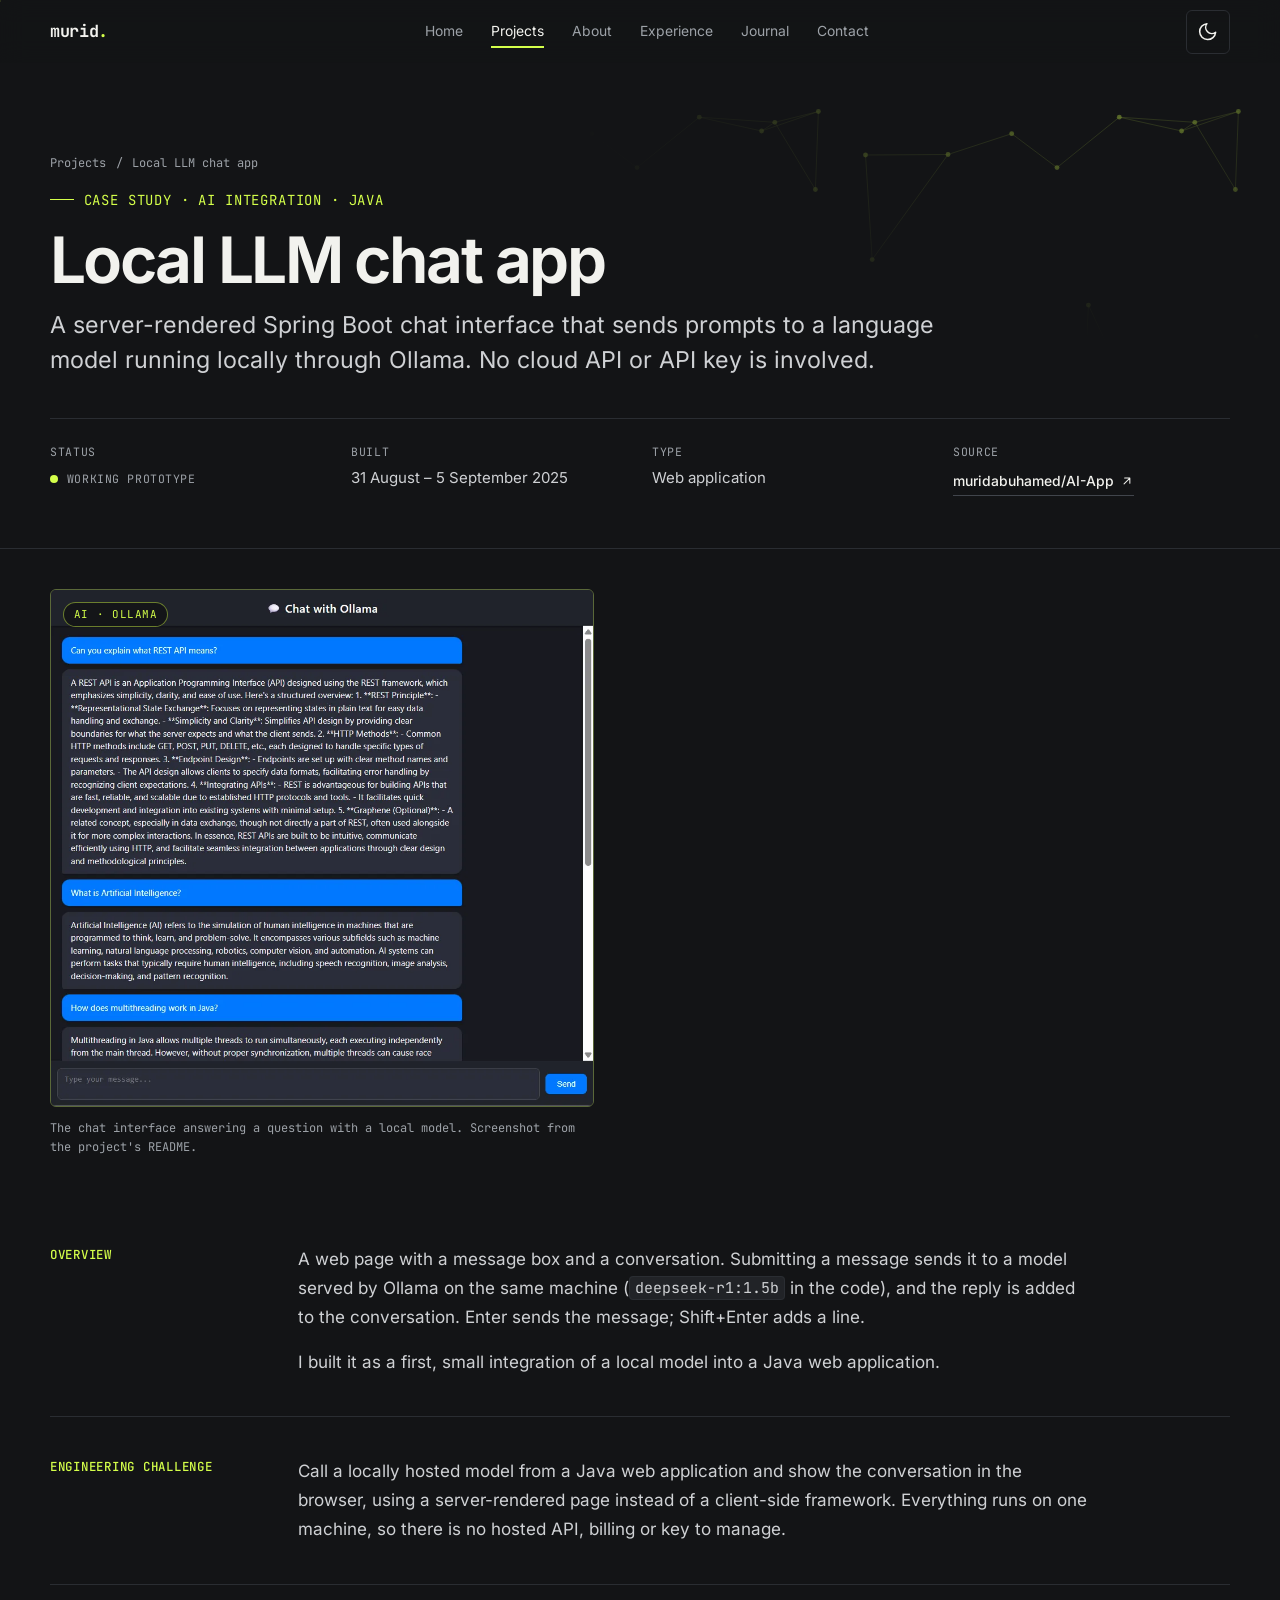
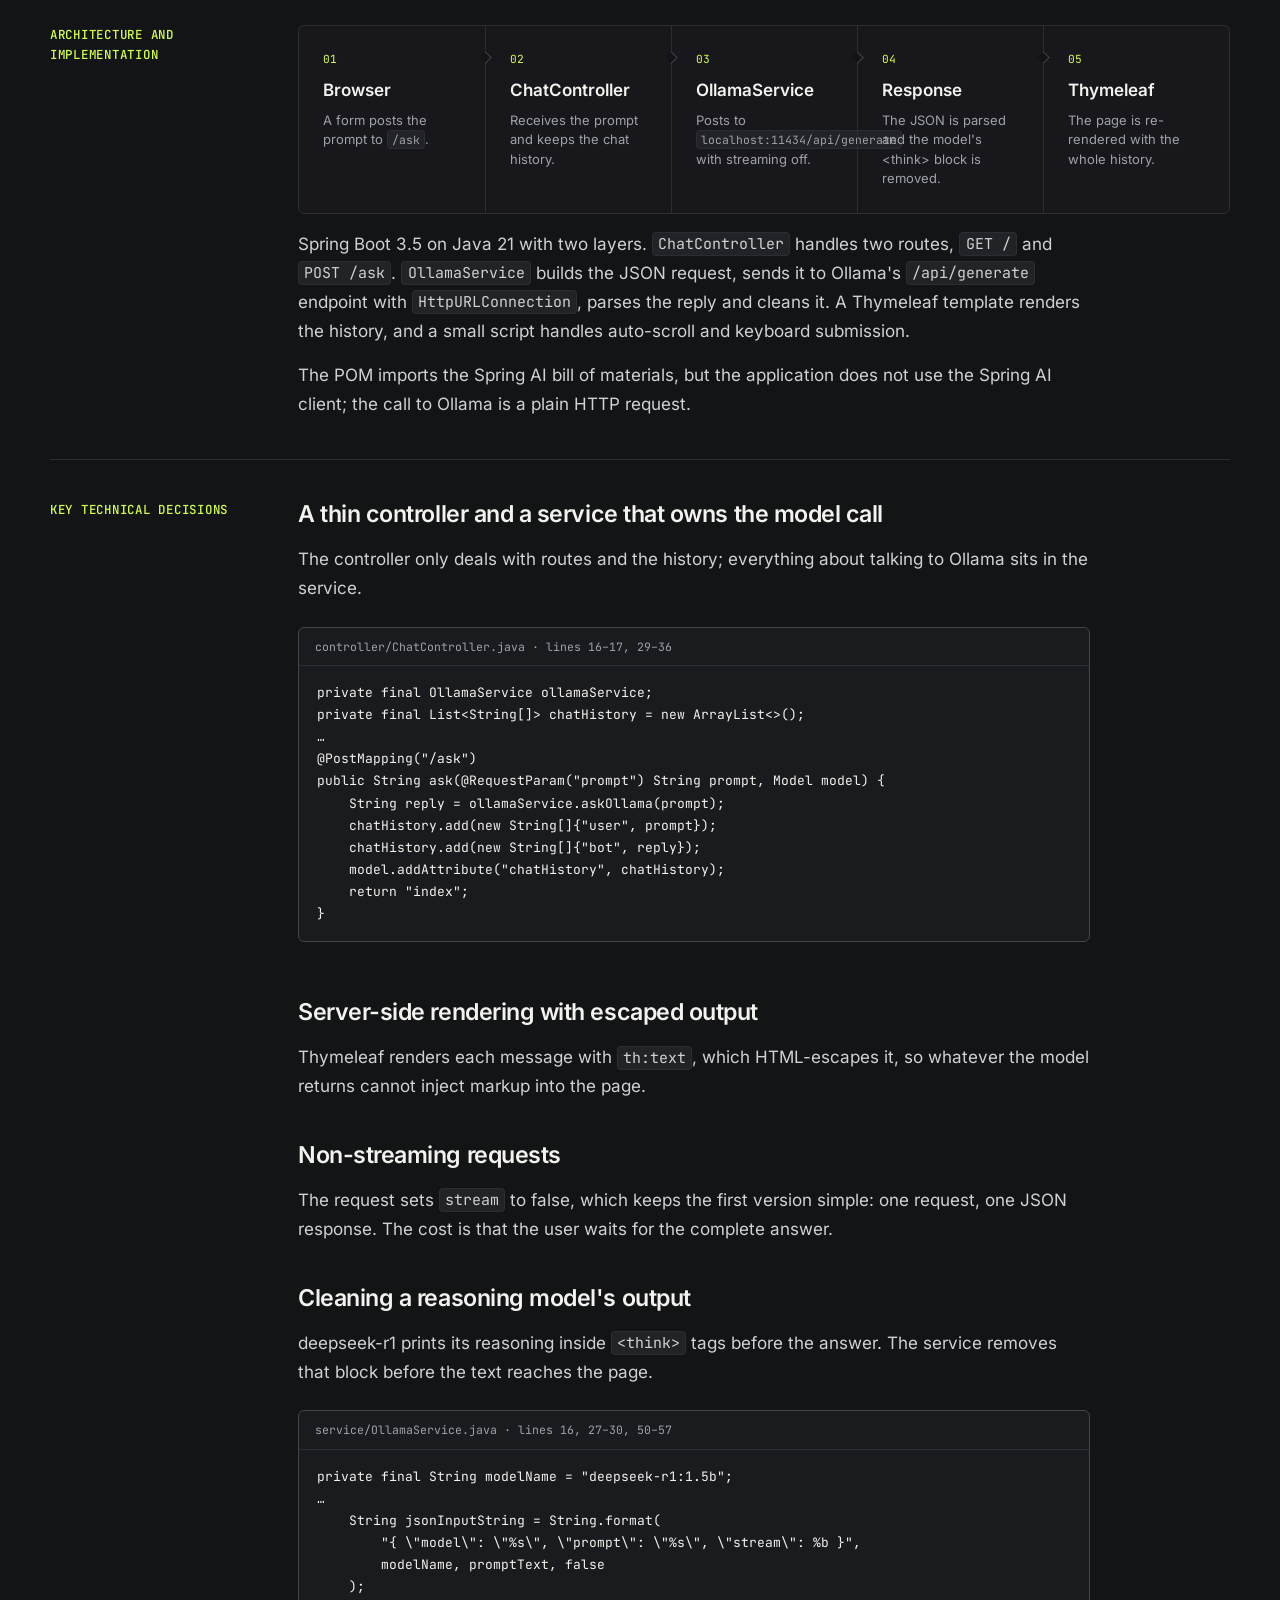
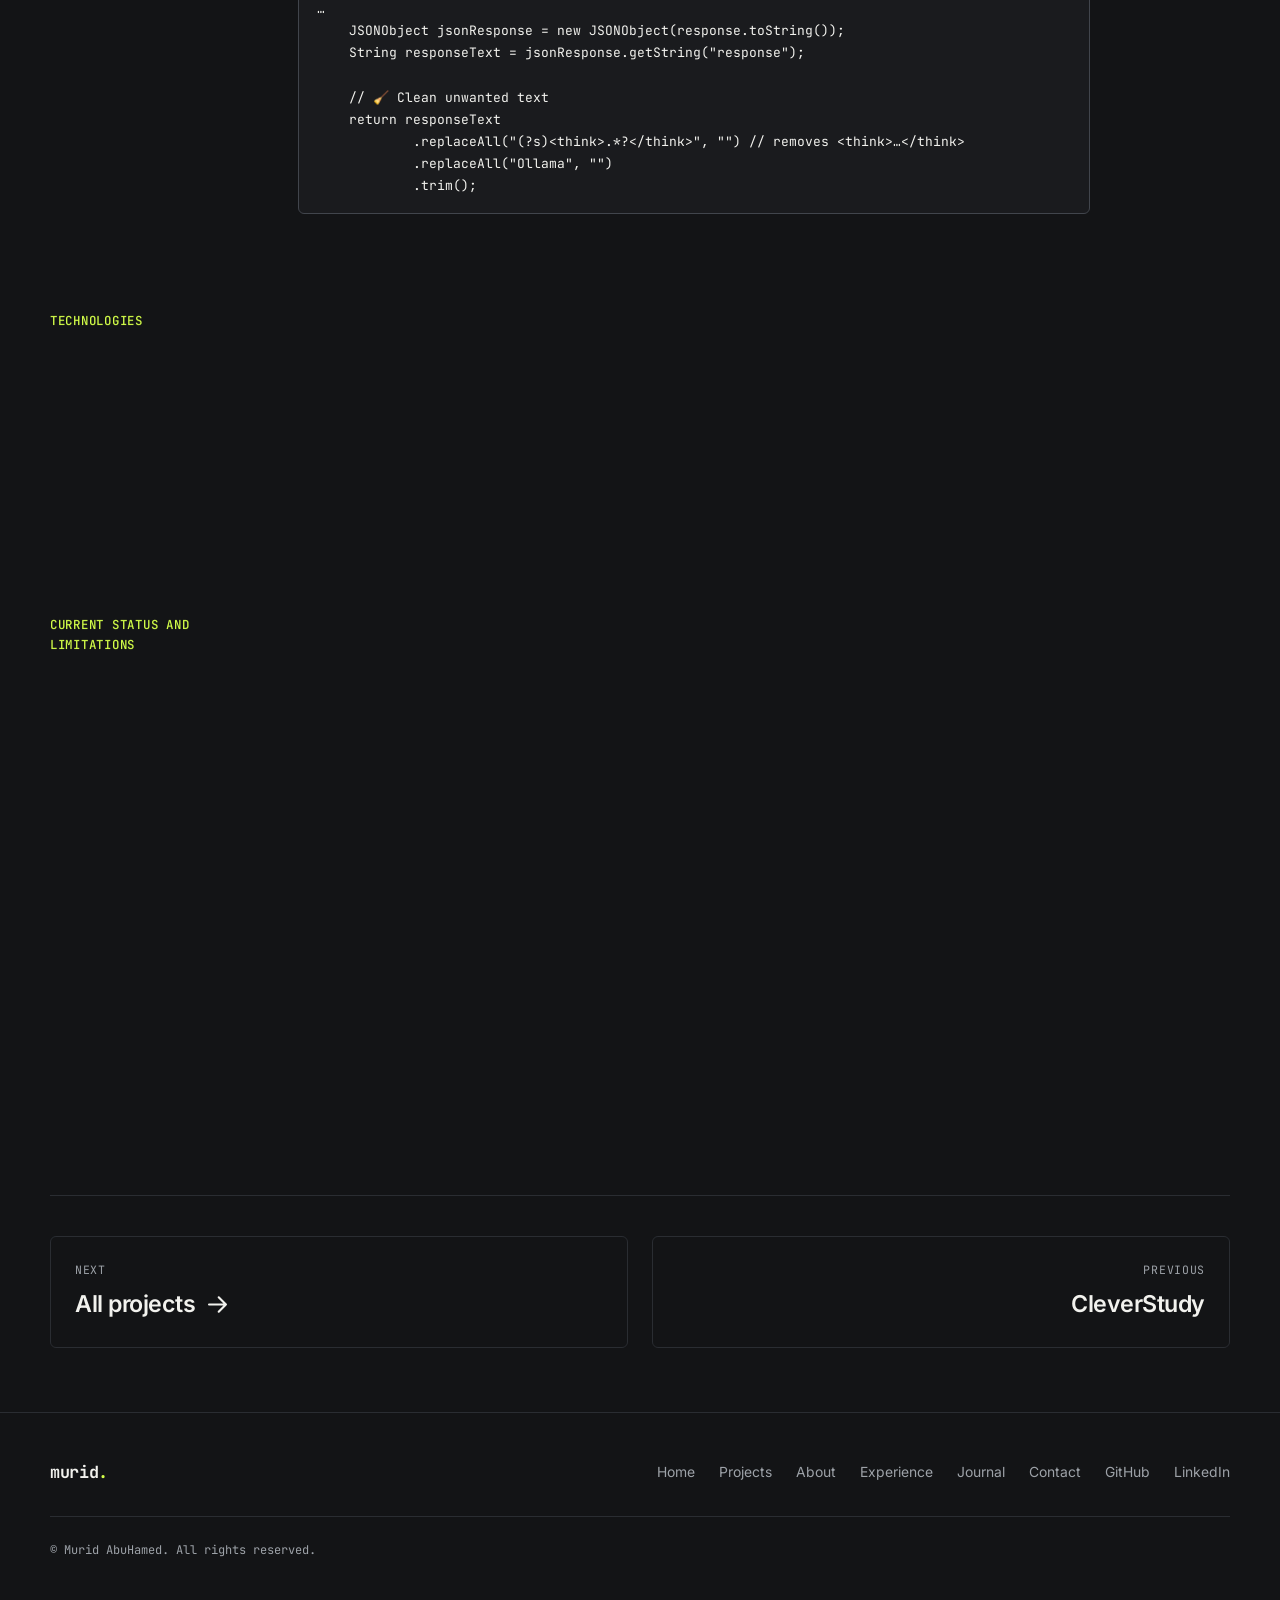
<file: project-ollama-chat.html>
<!DOCTYPE html>
<html lang="en" data-theme="dark">
<head>
    <!-- shell:head:start -->
    <meta charset="UTF-8">
    <meta name="viewport" content="width=device-width, initial-scale=1.0">
    <meta name="theme-color" content="#131416">
    <link rel="icon" href="assets/img/favicon.png" type="image/png">
    <link rel="preload" href="assets/fonts/inter-var.woff2" as="font" type="font/woff2" crossorigin>
    <link rel="preload" href="assets/fonts/jetbrains-mono-var.woff2" as="font" type="font/woff2" crossorigin>
    <link rel="stylesheet" href="assets/css/styles.css?v=5">
    <!-- Dark by default; apply a saved light choice before first paint to avoid a flash -->
    <script>
        (function () {
            var root = document.documentElement, theme;
            try { theme = localStorage.getItem('theme'); } catch (e) {}
            root.setAttribute('data-theme', theme === 'light' ? 'light' : 'dark');
            if (!window.matchMedia('(prefers-reduced-motion: reduce)').matches) {
                root.classList.add('has-motion');
                // safety net: never leave content hidden if the animation scripts fail to run
                setTimeout(function () { root.classList.remove('has-motion'); }, 4000);
            }
        })();
    </script>
    <!-- shell:head:end -->
    <title>Local LLM chat app: case study — Murid AbuHamed</title>
    <meta name="description" content="Case study: a Spring Boot and Thymeleaf chat app that calls a local model through Ollama. The request flow, the design choices, and an honest list of what a first version gets wrong.">
    <meta property="og:title" content="Local LLM chat app: case study">
    <meta property="og:description" content="Spring Boot, Thymeleaf and a local Ollama model: one request traced through the layers, and the known gaps of a first version.">
    <meta property="og:type" content="article">
</head>
<body data-page="projects">
    <!-- shell:header:start -->
    <svg width="0" height="0" style="position:absolute" aria-hidden="true" focusable="false">
        <symbol id="i-arrow-up-right" viewBox="0 0 24 24"><path d="M7 17 17 7M8 7h9v9"/></symbol>
        <symbol id="i-arrow-right" viewBox="0 0 24 24"><path d="M5 12h14M13 6l6 6-6 6"/></symbol>
        <symbol id="i-arrow-left" viewBox="0 0 24 24"><path d="M19 12H5M11 6l-6 6 6 6"/></symbol>
        <symbol id="i-arrow-up" viewBox="0 0 24 24"><path d="M12 19V5M6 11l6-6 6 6"/></symbol>
        <symbol id="i-sun" viewBox="0 0 24 24"><circle cx="12" cy="12" r="4"/><path d="M12 2v2M12 20v2M4.9 4.9l1.4 1.4M17.7 17.7l1.4 1.4M2 12h2M20 12h2M4.9 19.1l1.4-1.4M17.7 6.3l1.4-1.4"/></symbol>
        <symbol id="i-moon" viewBox="0 0 24 24"><path d="M21 12.8A9 9 0 1 1 11.2 3a7 7 0 0 0 9.8 9.8z"/></symbol>
        <symbol id="i-menu" viewBox="0 0 24 24"><path d="M4 8h16M4 16h16"/></symbol>
        <symbol id="i-close" viewBox="0 0 24 24"><path d="M6 6l12 12M18 6 6 18"/></symbol>
        <symbol id="i-github" viewBox="0 0 24 24"><path d="M12 .297c-6.63 0-12 5.373-12 12 0 5.303 3.438 9.8 8.205 11.385.6.113.82-.258.82-.577 0-.285-.01-1.04-.015-2.04-3.338.724-4.042-1.61-4.042-1.61C4.422 18.07 3.633 17.7 3.633 17.7c-1.087-.744.084-.729.084-.729 1.205.084 1.838 1.236 1.838 1.236 1.07 1.835 2.809 1.305 3.495.998.108-.776.417-1.305.76-1.605-2.665-.3-5.466-1.332-5.466-5.93 0-1.31.465-2.38 1.235-3.22-.135-.303-.54-1.523.105-3.176 0 0 1.005-.322 3.3 1.23.96-.267 1.98-.399 3-.405 1.02.006 2.04.138 3 .405 2.28-1.552 3.285-1.23 3.285-1.23.645 1.653.24 2.873.12 3.176.765.84 1.23 1.91 1.23 3.22 0 4.61-2.805 5.625-5.475 5.92.42.36.81 1.096.81 2.22 0 1.606-.015 2.896-.015 3.286 0 .315.21.69.825.57C20.565 22.092 24 17.592 24 12.297c0-6.627-5.373-12-12-12"/></symbol>
        <symbol id="i-linkedin" viewBox="0 0 24 24"><path d="M20.447 20.452h-3.554v-5.569c0-1.328-.027-3.037-1.852-3.037-1.853 0-2.136 1.445-2.136 2.939v5.667H9.351V9h3.414v1.561h.046c.477-.9 1.637-1.85 3.37-1.85 3.601 0 4.267 2.37 4.267 5.455v6.286zM5.337 7.433a2.062 2.062 0 1 1 0-4.125 2.062 2.062 0 0 1 0 4.125zm1.782 13.019H3.555V9h3.564v11.452zM22.225 0H1.771C.792 0 0 .774 0 1.729v20.542C0 23.227.792 24 1.771 24h20.451C23.2 24 24 23.227 24 22.271V1.729C24 .774 23.2 0 22.222 0z"/></symbol>
    </svg>

    <a href="#main" class="skip-link">Skip to content</a>

    <header class="header" id="header">
        <div class="scroll-progress" aria-hidden="true"></div>
        <nav class="nav container" aria-label="Main">
            <a href="index.html" class="nav__logo" aria-label="Murid AbuHamed, home">murid<span>.</span></a>

            <div class="nav__menu" id="nav-menu">
                <ul class="nav__list">
                    <li><a href="index.html" class="nav__link">Home</a></li>
                    <li><a href="projects.html" class="nav__link" aria-current="page">Projects</a></li>
                    <li><a href="about.html" class="nav__link">About</a></li>
                    <li><a href="experience.html" class="nav__link">Experience</a></li>
                    <li><a href="blog.html" class="nav__link">Journal</a></li>
                    <li><a href="contact.html" class="nav__link">Contact</a></li>
                </ul>
            </div>

            <div class="nav__actions">
                <button class="icon-button theme-toggle" type="button" id="theme-toggle" aria-label="Switch to light theme">
                    <svg class="icon icon--moon" aria-hidden="true"><use href="#i-moon"/></svg>
                    <svg class="icon icon--sun" aria-hidden="true"><use href="#i-sun"/></svg>
                </button>
                <button class="icon-button nav__toggle" type="button" id="nav-toggle" aria-expanded="false" aria-controls="nav-menu" aria-label="Open menu">
                    <svg class="icon" aria-hidden="true"><use href="#i-menu"/></svg>
                </button>
            </div>
        </nav>
    </header>
    <!-- shell:header:end -->

    <main id="main">
        <header class="page-head has-pattern">
            <div class="container">
                <nav class="crumbs" aria-label="Breadcrumb"><a href="projects.html">Projects</a><span aria-hidden="true">/</span><span aria-current="page">Local LLM chat app</span></nav>
                <p class="eyebrow">Case study · AI integration · Java</p>
                <h1 class="page-head__title">Local LLM chat app</h1>
                <p class="page-head__lead">A server-rendered Spring Boot chat interface that sends prompts to a language model running locally through Ollama. No cloud API or API key is involved.</p>
                <dl class="meta">
                    <div><dt>Status</dt><dd><span class="status"><span class="status__dot" aria-hidden="true"></span>Working prototype</span></dd></div>
                    <div><dt>Built</dt><dd>31 August – 5 September 2025</dd></div>
                    <div><dt>Type</dt><dd>Web application</dd></div>
                    <div><dt>Source</dt><dd><a class="text-link" href="https://github.com/muridabuhamed/AI-App" target="_blank" rel="noopener noreferrer">muridabuhamed/AI-App <svg class="icon" aria-hidden="true"><use href="#i-arrow-up-right"/></svg></a></dd></div>
                </dl>
            </div>
        </header>

        <div class="container">
            <figure class="article__hero article__hero--narrow">
                <div class="project__media" data-badge="AI · Ollama"><img src="assets/img/opt/ai-chatbot.webp" width="957" height="911" decoding="async" alt="Dark chat interface answering questions about REST APIs using a local Ollama model"></div>
                <figcaption>The chat interface answering a question with a local model. Screenshot from the project's README.</figcaption>
            </figure>

            <article class="article">
                <section class="article__section" aria-labelledby="s-overview">
                    <h2 class="article__label" id="s-overview">Overview</h2>
                    <div class="article__content">
                        <p>A web page with a message box and a conversation. Submitting a message sends it to a model served by Ollama on the same machine (<code>deepseek-r1:1.5b</code> in the code), and the reply is added to the conversation. Enter sends the message; Shift+Enter adds a line.</p>
                        <p>I built it as a first, small integration of a local model into a Java web application.</p>
                    </div>
                </section>

                <section class="article__section" aria-labelledby="s-challenge">
                    <h2 class="article__label" id="s-challenge">Engineering challenge</h2>
                    <div class="article__content">
                        <p>Call a locally hosted model from a Java web application and show the conversation in the browser, using a server-rendered page instead of a client-side framework. Everything runs on one machine, so there is no hosted API, billing or key to manage.</p>
                    </div>
                </section>

                <section class="article__section" aria-labelledby="s-architecture">
                    <h2 class="article__label" id="s-architecture">Architecture and implementation</h2>
                    <div class="article__content">
                        <ol class="flow" aria-label="Request flow for one message">
                            <li class="flow__step"><span class="flow__title">Browser</span><span class="flow__note">A form posts the prompt to <code>/ask</code>.</span></li>
                            <li class="flow__step"><span class="flow__title">ChatController</span><span class="flow__note">Receives the prompt and keeps the chat history.</span></li>
                            <li class="flow__step"><span class="flow__title">OllamaService</span><span class="flow__note">Posts to <code>localhost:11434/api/generate</code> with streaming off.</span></li>
                            <li class="flow__step"><span class="flow__title">Response</span><span class="flow__note">The JSON is parsed and the model's &lt;think&gt; block is removed.</span></li>
                            <li class="flow__step"><span class="flow__title">Thymeleaf</span><span class="flow__note">The page is re-rendered with the whole history.</span></li>
                        </ol>

                        <p>Spring Boot 3.5 on Java 21 with two layers. <code>ChatController</code> handles two routes, <code>GET /</code> and <code>POST /ask</code>. <code>OllamaService</code> builds the JSON request, sends it to Ollama's <code>/api/generate</code> endpoint with <code>HttpURLConnection</code>, parses the reply and cleans it. A Thymeleaf template renders the history, and a small script handles auto-scroll and keyboard submission.</p>
                        <p>The POM imports the Spring AI bill of materials, but the application does not use the Spring AI client; the call to Ollama is a plain HTTP request.</p>
                    </div>
                </section>

                <section class="article__section" aria-labelledby="s-decisions">
                    <h2 class="article__label" id="s-decisions">Key technical decisions</h2>
                    <div class="article__content">
                        <h3>A thin controller and a service that owns the model call</h3>
                        <p>The controller only deals with routes and the history; everything about talking to Ollama sits in the service.</p>
                        <figure class="code"><figcaption>controller/ChatController.java · lines 16–17, 29–36</figcaption><pre tabindex="0"><code>private final OllamaService ollamaService;
private final List&lt;String[]&gt; chatHistory = new ArrayList&lt;&gt;();
…
@PostMapping(&quot;/ask&quot;)
public String ask(@RequestParam(&quot;prompt&quot;) String prompt, Model model) {
    String reply = ollamaService.askOllama(prompt);
    chatHistory.add(new String[]{&quot;user&quot;, prompt});
    chatHistory.add(new String[]{&quot;bot&quot;, reply});
    model.addAttribute(&quot;chatHistory&quot;, chatHistory);
    return &quot;index&quot;;
}</code></pre></figure>

                        <h3>Server-side rendering with escaped output</h3>
                        <p>Thymeleaf renders each message with <code>th:text</code>, which HTML-escapes it, so whatever the model returns cannot inject markup into the page.</p>

                        <h3>Non-streaming requests</h3>
                        <p>The request sets <code>stream</code> to false, which keeps the first version simple: one request, one JSON response. The cost is that the user waits for the complete answer.</p>

                        <h3>Cleaning a reasoning model's output</h3>
                        <p>deepseek-r1 prints its reasoning inside <code>&lt;think&gt;</code> tags before the answer. The service removes that block before the text reaches the page.</p>
                        <figure class="code"><figcaption>service/OllamaService.java · lines 16, 27–30, 50–57</figcaption><pre tabindex="0"><code>private final String modelName = &quot;deepseek-r1:1.5b&quot;;
…
    String jsonInputString = String.format(
        &quot;{ \&quot;model\&quot;: \&quot;%s\&quot;, \&quot;prompt\&quot;: \&quot;%s\&quot;, \&quot;stream\&quot;: %b }&quot;,
        modelName, promptText, false
    );
…
    JSONObject jsonResponse = new JSONObject(response.toString());
    String responseText = jsonResponse.getString(&quot;response&quot;);

    // 🧹 Clean unwanted text
    return responseText
            .replaceAll(&quot;(?s)&lt;think&gt;.*?&lt;/think&gt;&quot;, &quot;&quot;) // removes &lt;think&gt;…&lt;/think&gt;
            .replaceAll(&quot;Ollama&quot;, &quot;&quot;)
            .trim();</code></pre></figure>
                    </div>
                </section>

                <section class="article__section" aria-labelledby="s-tech">
                    <h2 class="article__label" id="s-tech">Technologies</h2>
                    <div class="article__content">
                        <dl class="tech">
                            <div><dt>Backend</dt><dd>Java 21, Spring Boot 3.5, Maven</dd></div>
                            <div><dt>View</dt><dd>Thymeleaf, HTML, CSS, a small amount of JavaScript</dd></div>
                            <div><dt>AI</dt><dd>Ollama with <code>deepseek-r1:1.5b</code>, called over HTTP</dd></div>
                            <div><dt>Testing</dt><dd>One test that checks the application context loads</dd></div>
                        </dl>
                    </div>
                </section>

                <section class="article__section" aria-labelledby="s-status">
                    <h2 class="article__label" id="s-status">Current status and limitations</h2>
                    <div class="article__content">
                        <p>A working prototype, not a finished application. Reading the code back, these are the gaps that matter, and what each one causes:</p>
                        <ul class="case__list">
                            <li>The history is a single in-memory list in the controller, so every visitor shares one conversation and it disappears on restart.</li>
                            <li>Earlier messages are not sent back to the model, so it has no memory of the conversation even though the page shows one.</li>
                            <li>The prompt is inserted into the JSON request with <code>String.format</code> and no escaping, so a quote or line break in a message can break the request.</li>
                            <li>The model name and the Ollama URL are hardcoded, and there are no timeouts.</li>
                            <li>The service also removes the word "Ollama" from answers, which would change legitimate text.</li>
                            <li>Errors are returned as an "Error: ..." message inside the chat.</li>
                        </ul>
                        <p>My later project <a href="project-cleverstudy.html">CleverStudy</a> addresses several of these: model access behind one class, validation of the model's output, and error handling with a fallback model.</p>
                    </div>
                </section>
            </article>

            <nav class="next" aria-label="More case studies">
                <a class="next__link" href="projects.html"><span class="next__label">Next</span><span class="next__title">All projects <svg class="icon" aria-hidden="true"><use href="#i-arrow-right"/></svg></span></a>
                <a class="next__link next__link--back" href="project-cleverstudy.html"><span class="next__label">Previous</span><span class="next__title">CleverStudy</span></a>
            </nav>
        </div>
    </main>

    <!-- shell:footer:start -->
    <footer class="footer">
        <div class="container">
            <div class="footer__row">
                <a href="index.html" class="nav__logo" aria-label="Murid AbuHamed, home">murid<span>.</span></a>
                <nav class="footer__nav" aria-label="Footer">
                    <a href="index.html">Home</a>
                    <a href="projects.html">Projects</a>
                    <a href="about.html">About</a>
                    <a href="experience.html">Experience</a>
                    <a href="blog.html">Journal</a>
                    <a href="contact.html">Contact</a>
                    <a href="https://github.com/muridabuhamed" target="_blank" rel="noopener noreferrer">GitHub</a>
                    <a href="https://www.linkedin.com/in/murid-abuhamed-48bbb2239/" target="_blank" rel="noopener noreferrer">LinkedIn</a>
                </nav>
            </div>
            <p class="footer__copy">&copy; Murid AbuHamed. All rights reserved.</p>
        </div>
    </footer>

    <button class="icon-button scrollup" type="button" id="scroll-up" aria-label="Back to top">
        <svg class="icon" aria-hidden="true"><use href="#i-arrow-up"/></svg>
    </button>
    <!-- shell:footer:end -->

    <!-- shell:scripts:start -->
    <script src="assets/js/vendor/gsap.min.js"></script>
    <script src="assets/js/vendor/ScrollTrigger.min.js"></script>
    <script src="assets/js/vendor/ScrollToPlugin.min.js"></script>
    <script src="assets/js/vendor/lenis.min.js"></script>
    <script src="assets/js/motion.js?v=2"></script>
    <script src="assets/js/main.js?v=2"></script>
    <!-- shell:scripts:end -->
</body>
</html>
</file>
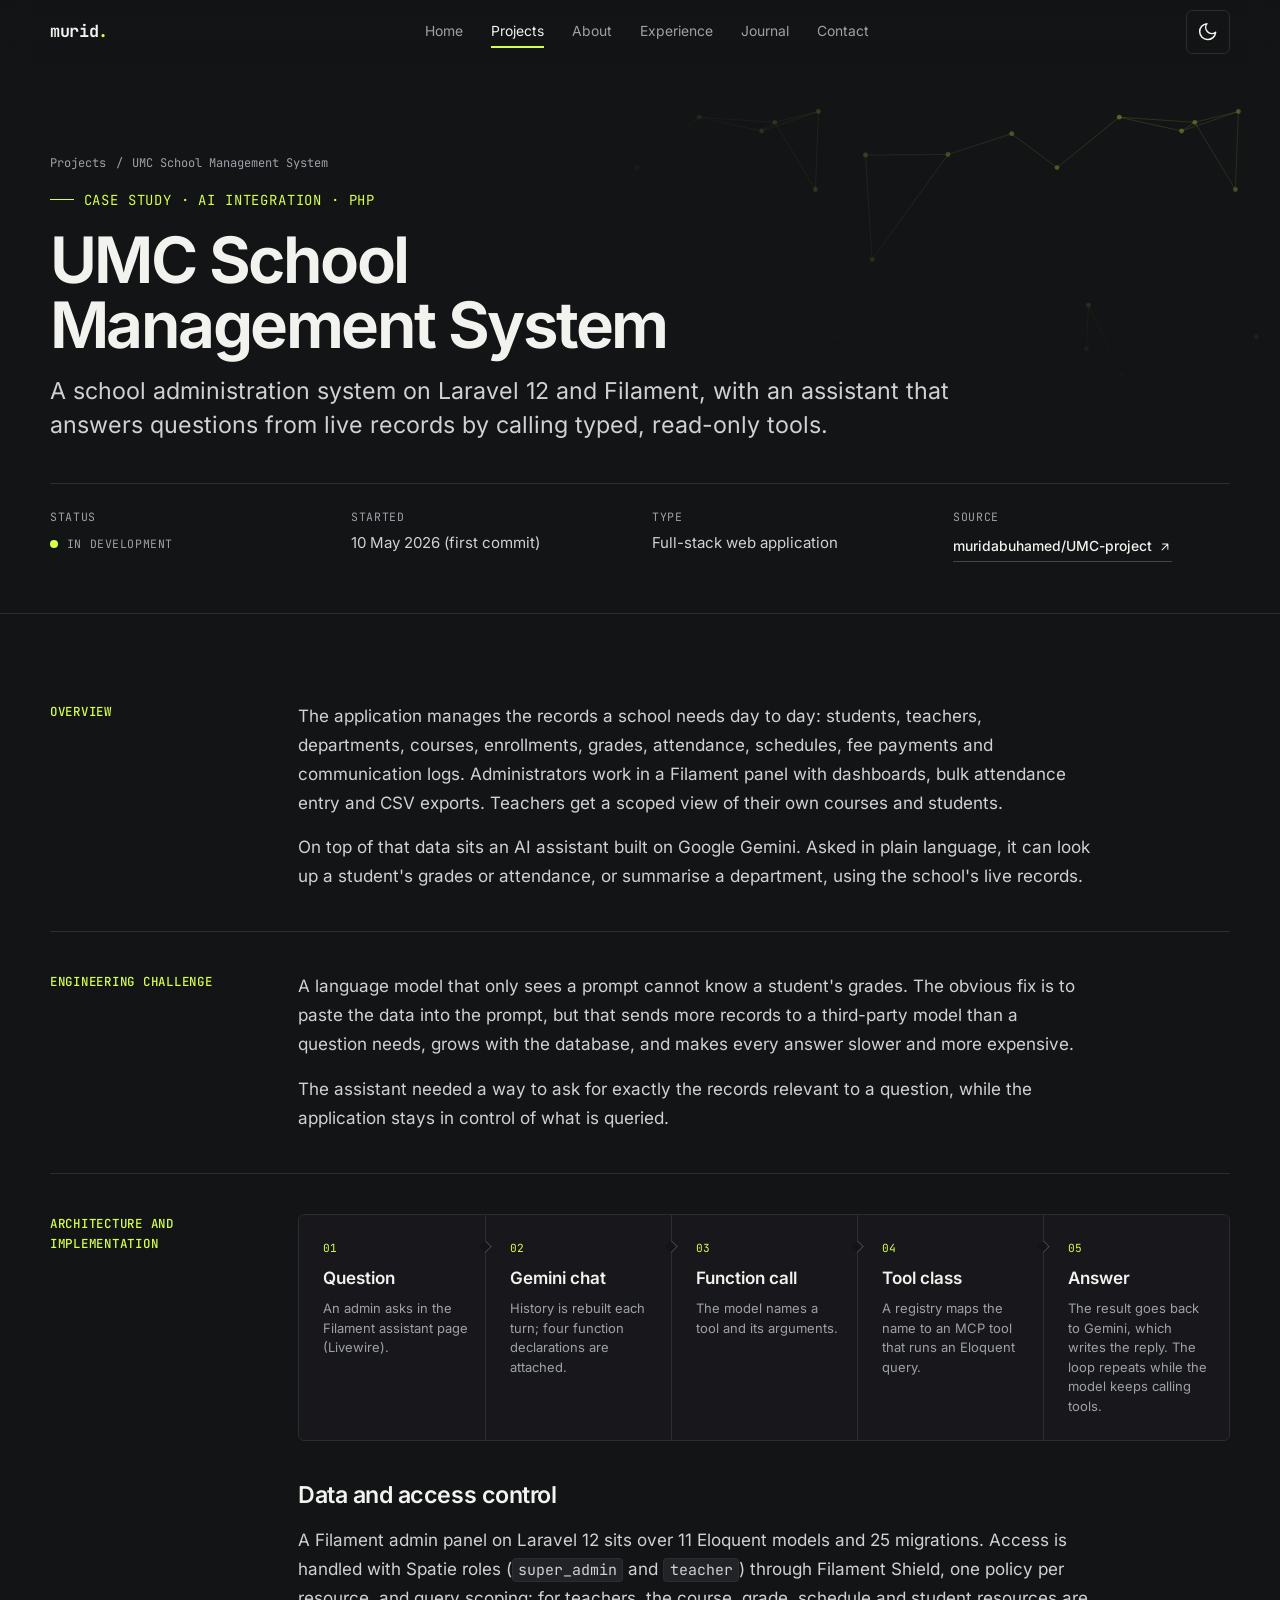
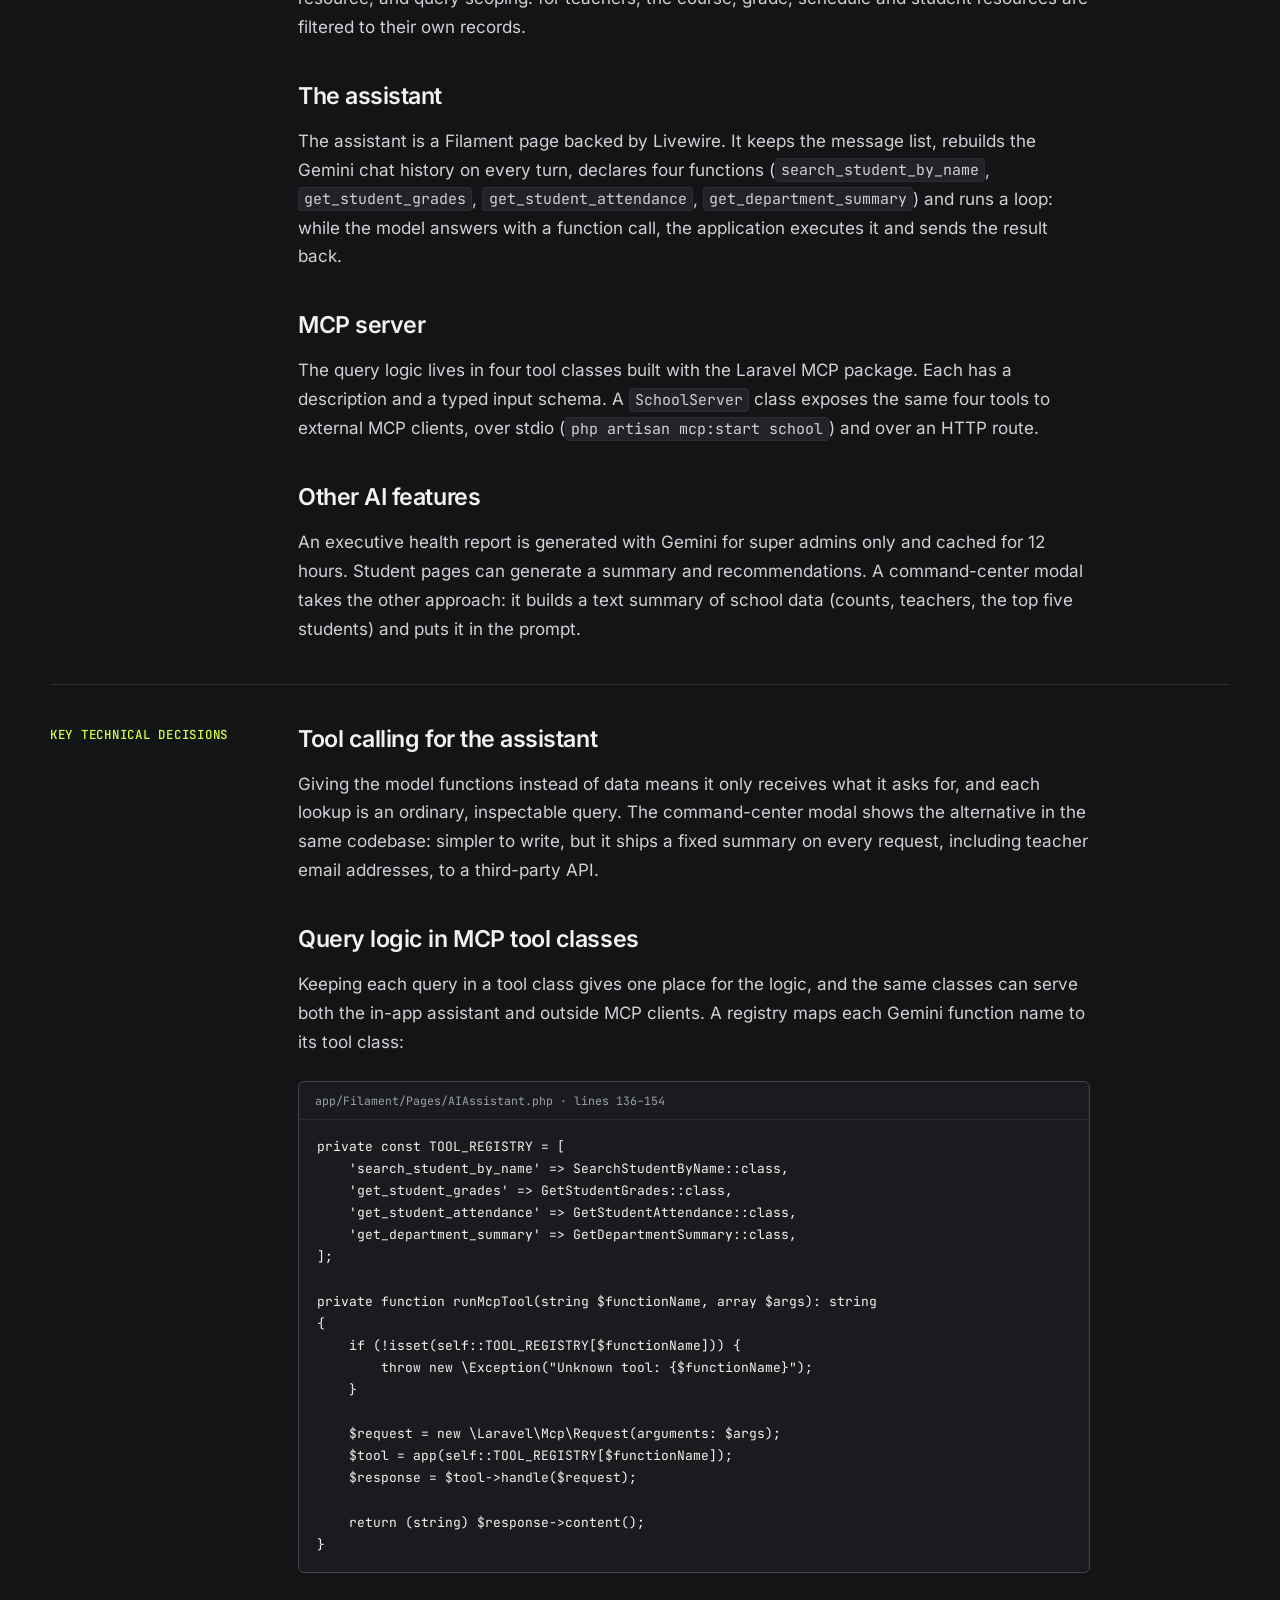
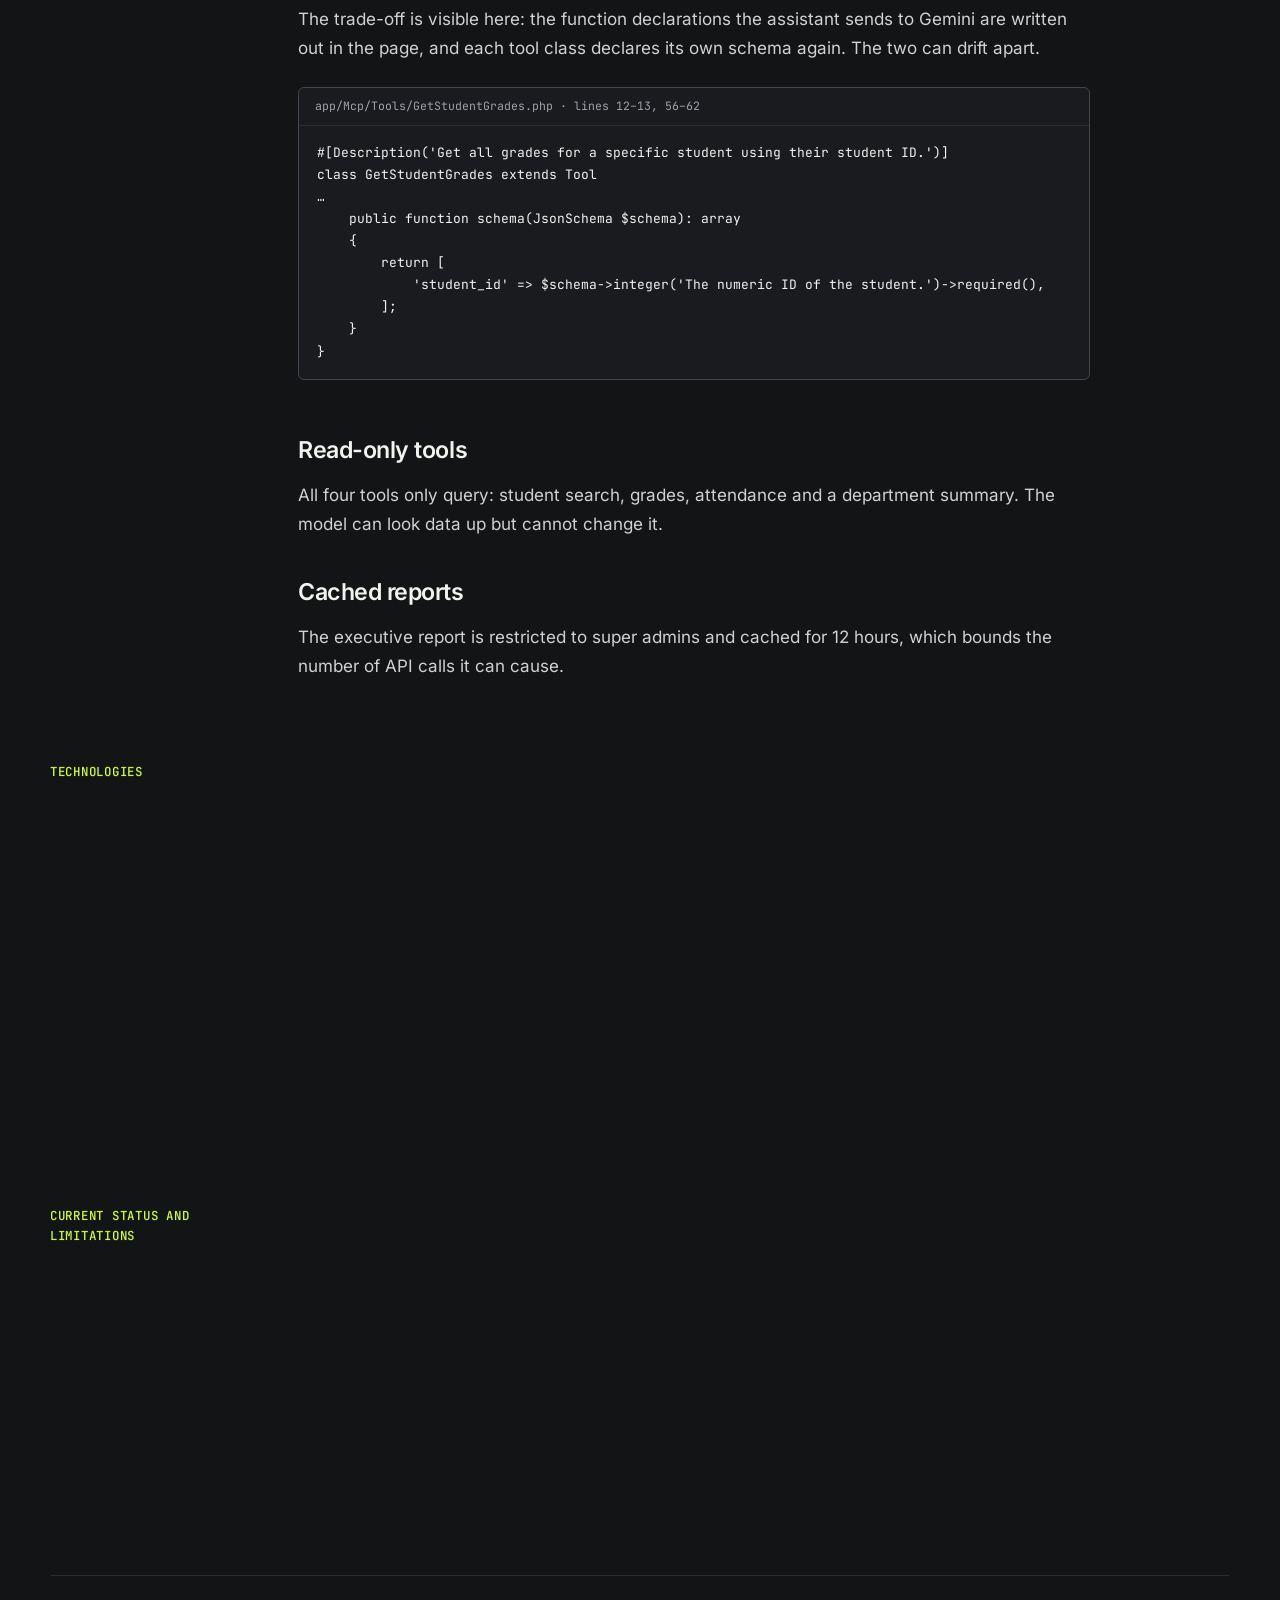
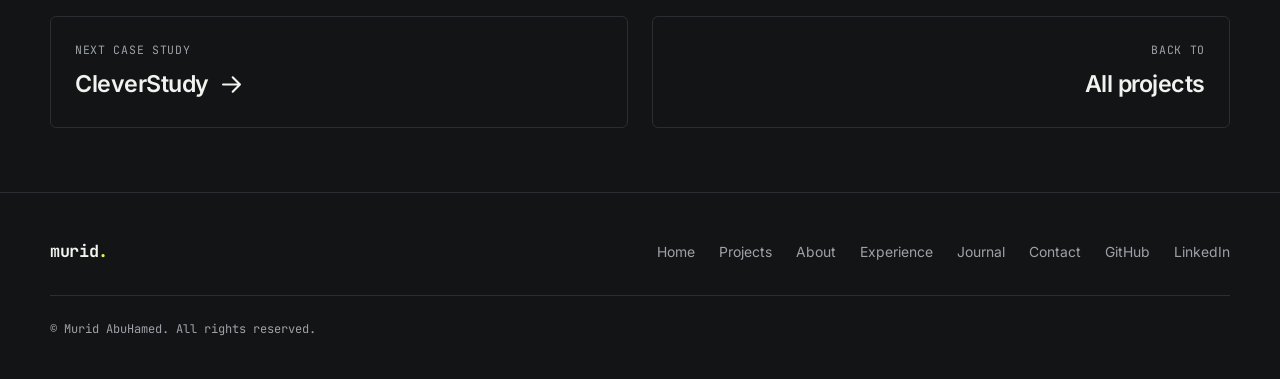
<file: project-umc.html>
<!DOCTYPE html>
<html lang="en" data-theme="dark">
<head>
    <!-- shell:head:start -->
    <meta charset="UTF-8">
    <meta name="viewport" content="width=device-width, initial-scale=1.0">
    <meta name="theme-color" content="#131416">
    <link rel="icon" href="assets/img/favicon.png" type="image/png">
    <link rel="preload" href="assets/fonts/inter-var.woff2" as="font" type="font/woff2" crossorigin>
    <link rel="preload" href="assets/fonts/jetbrains-mono-var.woff2" as="font" type="font/woff2" crossorigin>
    <link rel="stylesheet" href="assets/css/styles.css?v=5">
    <!-- Dark by default; apply a saved light choice before first paint to avoid a flash -->
    <script>
        (function () {
            var root = document.documentElement, theme;
            try { theme = localStorage.getItem('theme'); } catch (e) {}
            root.setAttribute('data-theme', theme === 'light' ? 'light' : 'dark');
            if (!window.matchMedia('(prefers-reduced-motion: reduce)').matches) {
                root.classList.add('has-motion');
                // safety net: never leave content hidden if the animation scripts fail to run
                setTimeout(function () { root.classList.remove('has-motion'); }, 4000);
            }
        })();
    </script>
    <!-- shell:head:end -->
    <title>UMC School Management System: case study — Murid AbuHamed</title>
    <meta name="description" content="Case study: a Laravel 12 and Filament school management system whose AI assistant answers questions through Gemini function calling and read-only MCP tool classes.">
    <meta property="og:title" content="UMC School Management System: case study">
    <meta property="og:description" content="Gemini function calling over a school database with Laravel MCP tools: architecture, decisions and limitations, from the source code.">
    <meta property="og:type" content="article">
</head>
<body data-page="projects">
    <!-- shell:header:start -->
    <svg width="0" height="0" style="position:absolute" aria-hidden="true" focusable="false">
        <symbol id="i-arrow-up-right" viewBox="0 0 24 24"><path d="M7 17 17 7M8 7h9v9"/></symbol>
        <symbol id="i-arrow-right" viewBox="0 0 24 24"><path d="M5 12h14M13 6l6 6-6 6"/></symbol>
        <symbol id="i-arrow-left" viewBox="0 0 24 24"><path d="M19 12H5M11 6l-6 6 6 6"/></symbol>
        <symbol id="i-arrow-up" viewBox="0 0 24 24"><path d="M12 19V5M6 11l6-6 6 6"/></symbol>
        <symbol id="i-sun" viewBox="0 0 24 24"><circle cx="12" cy="12" r="4"/><path d="M12 2v2M12 20v2M4.9 4.9l1.4 1.4M17.7 17.7l1.4 1.4M2 12h2M20 12h2M4.9 19.1l1.4-1.4M17.7 6.3l1.4-1.4"/></symbol>
        <symbol id="i-moon" viewBox="0 0 24 24"><path d="M21 12.8A9 9 0 1 1 11.2 3a7 7 0 0 0 9.8 9.8z"/></symbol>
        <symbol id="i-menu" viewBox="0 0 24 24"><path d="M4 8h16M4 16h16"/></symbol>
        <symbol id="i-close" viewBox="0 0 24 24"><path d="M6 6l12 12M18 6 6 18"/></symbol>
        <symbol id="i-github" viewBox="0 0 24 24"><path d="M12 .297c-6.63 0-12 5.373-12 12 0 5.303 3.438 9.8 8.205 11.385.6.113.82-.258.82-.577 0-.285-.01-1.04-.015-2.04-3.338.724-4.042-1.61-4.042-1.61C4.422 18.07 3.633 17.7 3.633 17.7c-1.087-.744.084-.729.084-.729 1.205.084 1.838 1.236 1.838 1.236 1.07 1.835 2.809 1.305 3.495.998.108-.776.417-1.305.76-1.605-2.665-.3-5.466-1.332-5.466-5.93 0-1.31.465-2.38 1.235-3.22-.135-.303-.54-1.523.105-3.176 0 0 1.005-.322 3.3 1.23.96-.267 1.98-.399 3-.405 1.02.006 2.04.138 3 .405 2.28-1.552 3.285-1.23 3.285-1.23.645 1.653.24 2.873.12 3.176.765.84 1.23 1.91 1.23 3.22 0 4.61-2.805 5.625-5.475 5.92.42.36.81 1.096.81 2.22 0 1.606-.015 2.896-.015 3.286 0 .315.21.69.825.57C20.565 22.092 24 17.592 24 12.297c0-6.627-5.373-12-12-12"/></symbol>
        <symbol id="i-linkedin" viewBox="0 0 24 24"><path d="M20.447 20.452h-3.554v-5.569c0-1.328-.027-3.037-1.852-3.037-1.853 0-2.136 1.445-2.136 2.939v5.667H9.351V9h3.414v1.561h.046c.477-.9 1.637-1.85 3.37-1.85 3.601 0 4.267 2.37 4.267 5.455v6.286zM5.337 7.433a2.062 2.062 0 1 1 0-4.125 2.062 2.062 0 0 1 0 4.125zm1.782 13.019H3.555V9h3.564v11.452zM22.225 0H1.771C.792 0 0 .774 0 1.729v20.542C0 23.227.792 24 1.771 24h20.451C23.2 24 24 23.227 24 22.271V1.729C24 .774 23.2 0 22.222 0z"/></symbol>
    </svg>

    <a href="#main" class="skip-link">Skip to content</a>

    <header class="header" id="header">
        <div class="scroll-progress" aria-hidden="true"></div>
        <nav class="nav container" aria-label="Main">
            <a href="index.html" class="nav__logo" aria-label="Murid AbuHamed, home">murid<span>.</span></a>

            <div class="nav__menu" id="nav-menu">
                <ul class="nav__list">
                    <li><a href="index.html" class="nav__link">Home</a></li>
                    <li><a href="projects.html" class="nav__link" aria-current="page">Projects</a></li>
                    <li><a href="about.html" class="nav__link">About</a></li>
                    <li><a href="experience.html" class="nav__link">Experience</a></li>
                    <li><a href="blog.html" class="nav__link">Journal</a></li>
                    <li><a href="contact.html" class="nav__link">Contact</a></li>
                </ul>
            </div>

            <div class="nav__actions">
                <button class="icon-button theme-toggle" type="button" id="theme-toggle" aria-label="Switch to light theme">
                    <svg class="icon icon--moon" aria-hidden="true"><use href="#i-moon"/></svg>
                    <svg class="icon icon--sun" aria-hidden="true"><use href="#i-sun"/></svg>
                </button>
                <button class="icon-button nav__toggle" type="button" id="nav-toggle" aria-expanded="false" aria-controls="nav-menu" aria-label="Open menu">
                    <svg class="icon" aria-hidden="true"><use href="#i-menu"/></svg>
                </button>
            </div>
        </nav>
    </header>
    <!-- shell:header:end -->

    <main id="main">
        <header class="page-head has-pattern">
            <div class="container">
                <nav class="crumbs" aria-label="Breadcrumb"><a href="projects.html">Projects</a><span aria-hidden="true">/</span><span aria-current="page">UMC School Management System</span></nav>
                <p class="eyebrow">Case study · AI integration · PHP</p>
                <h1 class="page-head__title">UMC School Management System</h1>
                <p class="page-head__lead">A school administration system on Laravel 12 and Filament, with an assistant that answers questions from live records by calling typed, read-only tools.</p>
                <dl class="meta">
                    <div><dt>Status</dt><dd><span class="status status--active"><span class="status__dot" aria-hidden="true"></span>In development</span></dd></div>
                    <div><dt>Started</dt><dd>10 May 2026 (first commit)</dd></div>
                    <div><dt>Type</dt><dd>Full-stack web application</dd></div>
                    <div><dt>Source</dt><dd><a class="text-link" href="https://github.com/muridabuhamed/UMC-project" target="_blank" rel="noopener noreferrer">muridabuhamed/UMC-project <svg class="icon" aria-hidden="true"><use href="#i-arrow-up-right"/></svg></a></dd></div>
                </dl>
            </div>
        </header>

        <div class="container">
            <article class="article">
                <section class="article__section" aria-labelledby="s-overview">
                    <h2 class="article__label" id="s-overview">Overview</h2>
                    <div class="article__content">
                        <p>The application manages the records a school needs day to day: students, teachers, departments, courses, enrollments, grades, attendance, schedules, fee payments and communication logs. Administrators work in a Filament panel with dashboards, bulk attendance entry and CSV exports. Teachers get a scoped view of their own courses and students.</p>
                        <p>On top of that data sits an AI assistant built on Google Gemini. Asked in plain language, it can look up a student's grades or attendance, or summarise a department, using the school's live records.</p>
                    </div>
                </section>

                <section class="article__section" aria-labelledby="s-challenge">
                    <h2 class="article__label" id="s-challenge">Engineering challenge</h2>
                    <div class="article__content">
                        <p>A language model that only sees a prompt cannot know a student's grades. The obvious fix is to paste the data into the prompt, but that sends more records to a third-party model than a question needs, grows with the database, and makes every answer slower and more expensive.</p>
                        <p>The assistant needed a way to ask for exactly the records relevant to a question, while the application stays in control of what is queried.</p>
                    </div>
                </section>

                <section class="article__section" aria-labelledby="s-architecture">
                    <h2 class="article__label" id="s-architecture">Architecture and implementation</h2>
                    <div class="article__content">
                        <ol class="flow" aria-label="How the assistant answers a question">
                            <li class="flow__step"><span class="flow__title">Question</span><span class="flow__note">An admin asks in the Filament assistant page (Livewire).</span></li>
                            <li class="flow__step"><span class="flow__title">Gemini chat</span><span class="flow__note">History is rebuilt each turn; four function declarations are attached.</span></li>
                            <li class="flow__step"><span class="flow__title">Function call</span><span class="flow__note">The model names a tool and its arguments.</span></li>
                            <li class="flow__step"><span class="flow__title">Tool class</span><span class="flow__note">A registry maps the name to an MCP tool that runs an Eloquent query.</span></li>
                            <li class="flow__step"><span class="flow__title">Answer</span><span class="flow__note">The result goes back to Gemini, which writes the reply. The loop repeats while the model keeps calling tools.</span></li>
                        </ol>

                        <h3>Data and access control</h3>
                        <p>A Filament admin panel on Laravel 12 sits over 11 Eloquent models and 25 migrations. Access is handled with Spatie roles (<code>super_admin</code> and <code>teacher</code>) through Filament Shield, one policy per resource, and query scoping: for teachers, the course, grade, schedule and student resources are filtered to their own records.</p>

                        <h3>The assistant</h3>
                        <p>The assistant is a Filament page backed by Livewire. It keeps the message list, rebuilds the Gemini chat history on every turn, declares four functions (<code>search_student_by_name</code>, <code>get_student_grades</code>, <code>get_student_attendance</code>, <code>get_department_summary</code>) and runs a loop: while the model answers with a function call, the application executes it and sends the result back.</p>

                        <h3>MCP server</h3>
                        <p>The query logic lives in four tool classes built with the Laravel MCP package. Each has a description and a typed input schema. A <code>SchoolServer</code> class exposes the same four tools to external MCP clients, over stdio (<code>php artisan mcp:start school</code>) and over an HTTP route.</p>

                        <h3>Other AI features</h3>
                        <p>An executive health report is generated with Gemini for super admins only and cached for 12 hours. Student pages can generate a summary and recommendations. A command-center modal takes the other approach: it builds a text summary of school data (counts, teachers, the top five students) and puts it in the prompt.</p>
                    </div>
                </section>

                <section class="article__section" aria-labelledby="s-decisions">
                    <h2 class="article__label" id="s-decisions">Key technical decisions</h2>
                    <div class="article__content">
                        <h3>Tool calling for the assistant</h3>
                        <p>Giving the model functions instead of data means it only receives what it asks for, and each lookup is an ordinary, inspectable query. The command-center modal shows the alternative in the same codebase: simpler to write, but it ships a fixed summary on every request, including teacher email addresses, to a third-party API.</p>

                        <h3>Query logic in MCP tool classes</h3>
                        <p>Keeping each query in a tool class gives one place for the logic, and the same classes can serve both the in-app assistant and outside MCP clients. A registry maps each Gemini function name to its tool class:</p>
                        <figure class="code"><figcaption>app/Filament/Pages/AIAssistant.php · lines 136–154</figcaption><pre tabindex="0"><code>private const TOOL_REGISTRY = [
    &#x27;search_student_by_name&#x27; =&gt; SearchStudentByName::class,
    &#x27;get_student_grades&#x27; =&gt; GetStudentGrades::class,
    &#x27;get_student_attendance&#x27; =&gt; GetStudentAttendance::class,
    &#x27;get_department_summary&#x27; =&gt; GetDepartmentSummary::class,
];

private function runMcpTool(string $functionName, array $args): string
{
    if (!isset(self::TOOL_REGISTRY[$functionName])) {
        throw new \Exception(&quot;Unknown tool: {$functionName}&quot;);
    }

    $request = new \Laravel\Mcp\Request(arguments: $args);
    $tool = app(self::TOOL_REGISTRY[$functionName]);
    $response = $tool-&gt;handle($request);

    return (string) $response-&gt;content();
}</code></pre></figure>
                        <p>The trade-off is visible here: the function declarations the assistant sends to Gemini are written out in the page, and each tool class declares its own schema again. The two can drift apart.</p>
                        <figure class="code"><figcaption>app/Mcp/Tools/GetStudentGrades.php · lines 12–13, 56–62</figcaption><pre tabindex="0"><code>#[Description(&#x27;Get all grades for a specific student using their student ID.&#x27;)]
class GetStudentGrades extends Tool
…
    public function schema(JsonSchema $schema): array
    {
        return [
            &#x27;student_id&#x27; =&gt; $schema-&gt;integer(&#x27;The numeric ID of the student.&#x27;)-&gt;required(),
        ];
    }
}</code></pre></figure>

                        <h3>Read-only tools</h3>
                        <p>All four tools only query: student search, grades, attendance and a department summary. The model can look data up but cannot change it.</p>

                        <h3>Cached reports</h3>
                        <p>The executive report is restricted to super admins and cached for 12 hours, which bounds the number of API calls it can cause.</p>
                    </div>
                </section>

                <section class="article__section" aria-labelledby="s-tech">
                    <h2 class="article__label" id="s-tech">Technologies</h2>
                    <div class="article__content">
                        <dl class="tech">
                            <div><dt>Backend</dt><dd>PHP 8.2, Laravel 12</dd></div>
                            <div><dt>Admin interface</dt><dd>Filament 5, Livewire, Tailwind CSS 4, Vite</dd></div>
                            <div><dt>Access control</dt><dd>Spatie Laravel Permission, Filament Shield, Laravel policies</dd></div>
                            <div><dt>AI</dt><dd>Google Gemini API (<code>google-gemini-php/laravel</code>), function calling, Laravel MCP</dd></div>
                            <div><dt>Testing</dt><dd>Pest is installed; only Laravel's default example tests exist</dd></div>
                            <div><dt>Development tooling</dt><dd>Configured for Claude Code through Laravel Boost, with project skills for Laravel, Pest and Tailwind CSS</dd></div>
                        </dl>
                    </div>
                </section>

                <section class="article__section" aria-labelledby="s-status">
                    <h2 class="article__label" id="s-status">Current status and limitations</h2>
                    <div class="article__content">
                        <p>In development. The first commit is from 10 May 2026 and most features were built over the following five weeks. It is not meant for real student data yet:</p>
                        <ul class="case__list">
                            <li>Automated tests are limited to Laravel's default examples, so the tool loop and the scoping rules are untested.</li>
                            <li>Access control around the assistant's data tools and the MCP endpoint is not finished.</li>
                            <li>The tool loop has no iteration limit, and errors from the model call are shown to the user as text.</li>
                            <li>Student and teacher data is sent to the Gemini API inside prompts. A real deployment would need a data-protection review.</li>
                        </ul>
                    </div>
                </section>
            </article>

            <nav class="next" aria-label="More case studies">
                <a class="next__link" href="project-cleverstudy.html"><span class="next__label">Next case study</span><span class="next__title">CleverStudy <svg class="icon" aria-hidden="true"><use href="#i-arrow-right"/></svg></span></a>
                <a class="next__link next__link--back" href="projects.html"><span class="next__label">Back to</span><span class="next__title">All projects</span></a>
            </nav>
        </div>
    </main>

    <!-- shell:footer:start -->
    <footer class="footer">
        <div class="container">
            <div class="footer__row">
                <a href="index.html" class="nav__logo" aria-label="Murid AbuHamed, home">murid<span>.</span></a>
                <nav class="footer__nav" aria-label="Footer">
                    <a href="index.html">Home</a>
                    <a href="projects.html">Projects</a>
                    <a href="about.html">About</a>
                    <a href="experience.html">Experience</a>
                    <a href="blog.html">Journal</a>
                    <a href="contact.html">Contact</a>
                    <a href="https://github.com/muridabuhamed" target="_blank" rel="noopener noreferrer">GitHub</a>
                    <a href="https://www.linkedin.com/in/murid-abuhamed-48bbb2239/" target="_blank" rel="noopener noreferrer">LinkedIn</a>
                </nav>
            </div>
            <p class="footer__copy">&copy; Murid AbuHamed. All rights reserved.</p>
        </div>
    </footer>

    <button class="icon-button scrollup" type="button" id="scroll-up" aria-label="Back to top">
        <svg class="icon" aria-hidden="true"><use href="#i-arrow-up"/></svg>
    </button>
    <!-- shell:footer:end -->

    <!-- shell:scripts:start -->
    <script src="assets/js/vendor/gsap.min.js"></script>
    <script src="assets/js/vendor/ScrollTrigger.min.js"></script>
    <script src="assets/js/vendor/ScrollToPlugin.min.js"></script>
    <script src="assets/js/vendor/lenis.min.js"></script>
    <script src="assets/js/motion.js?v=2"></script>
    <script src="assets/js/main.js?v=2"></script>
    <!-- shell:scripts:end -->
</body>
</html>
</file>
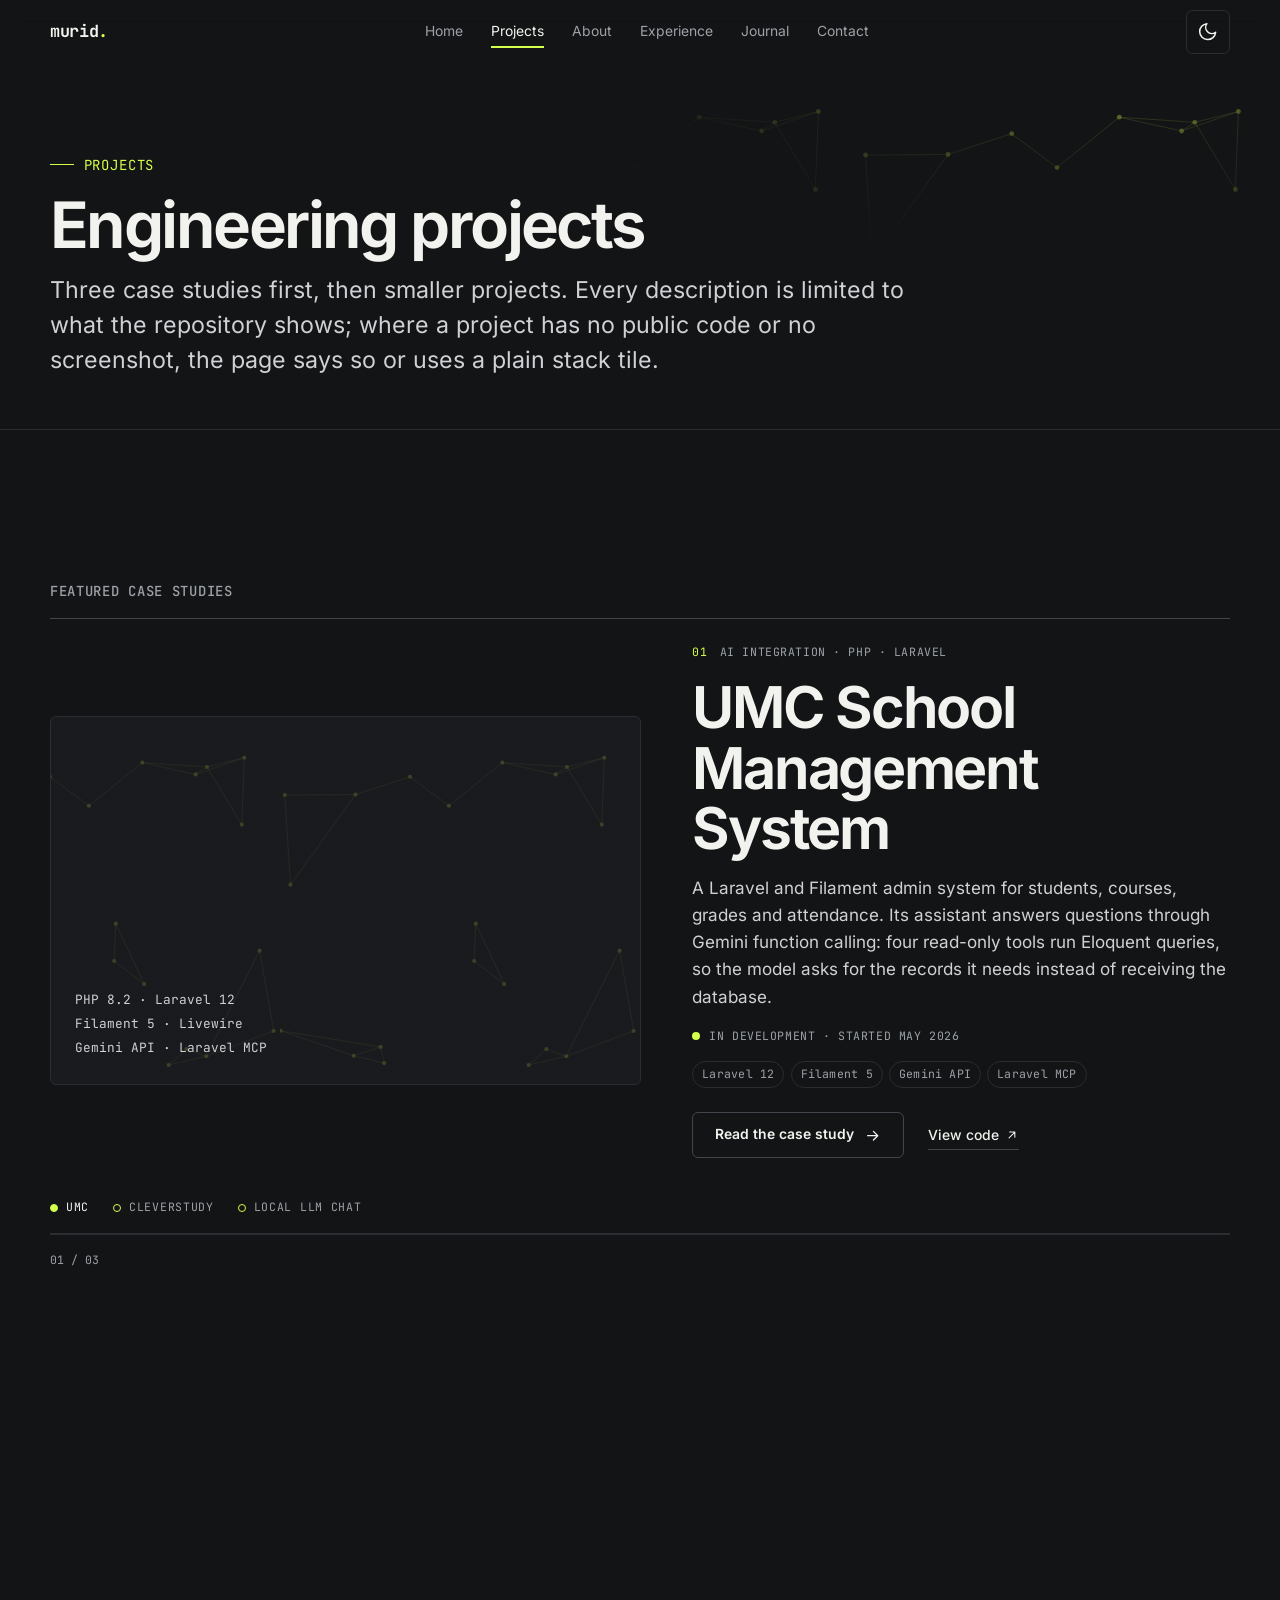
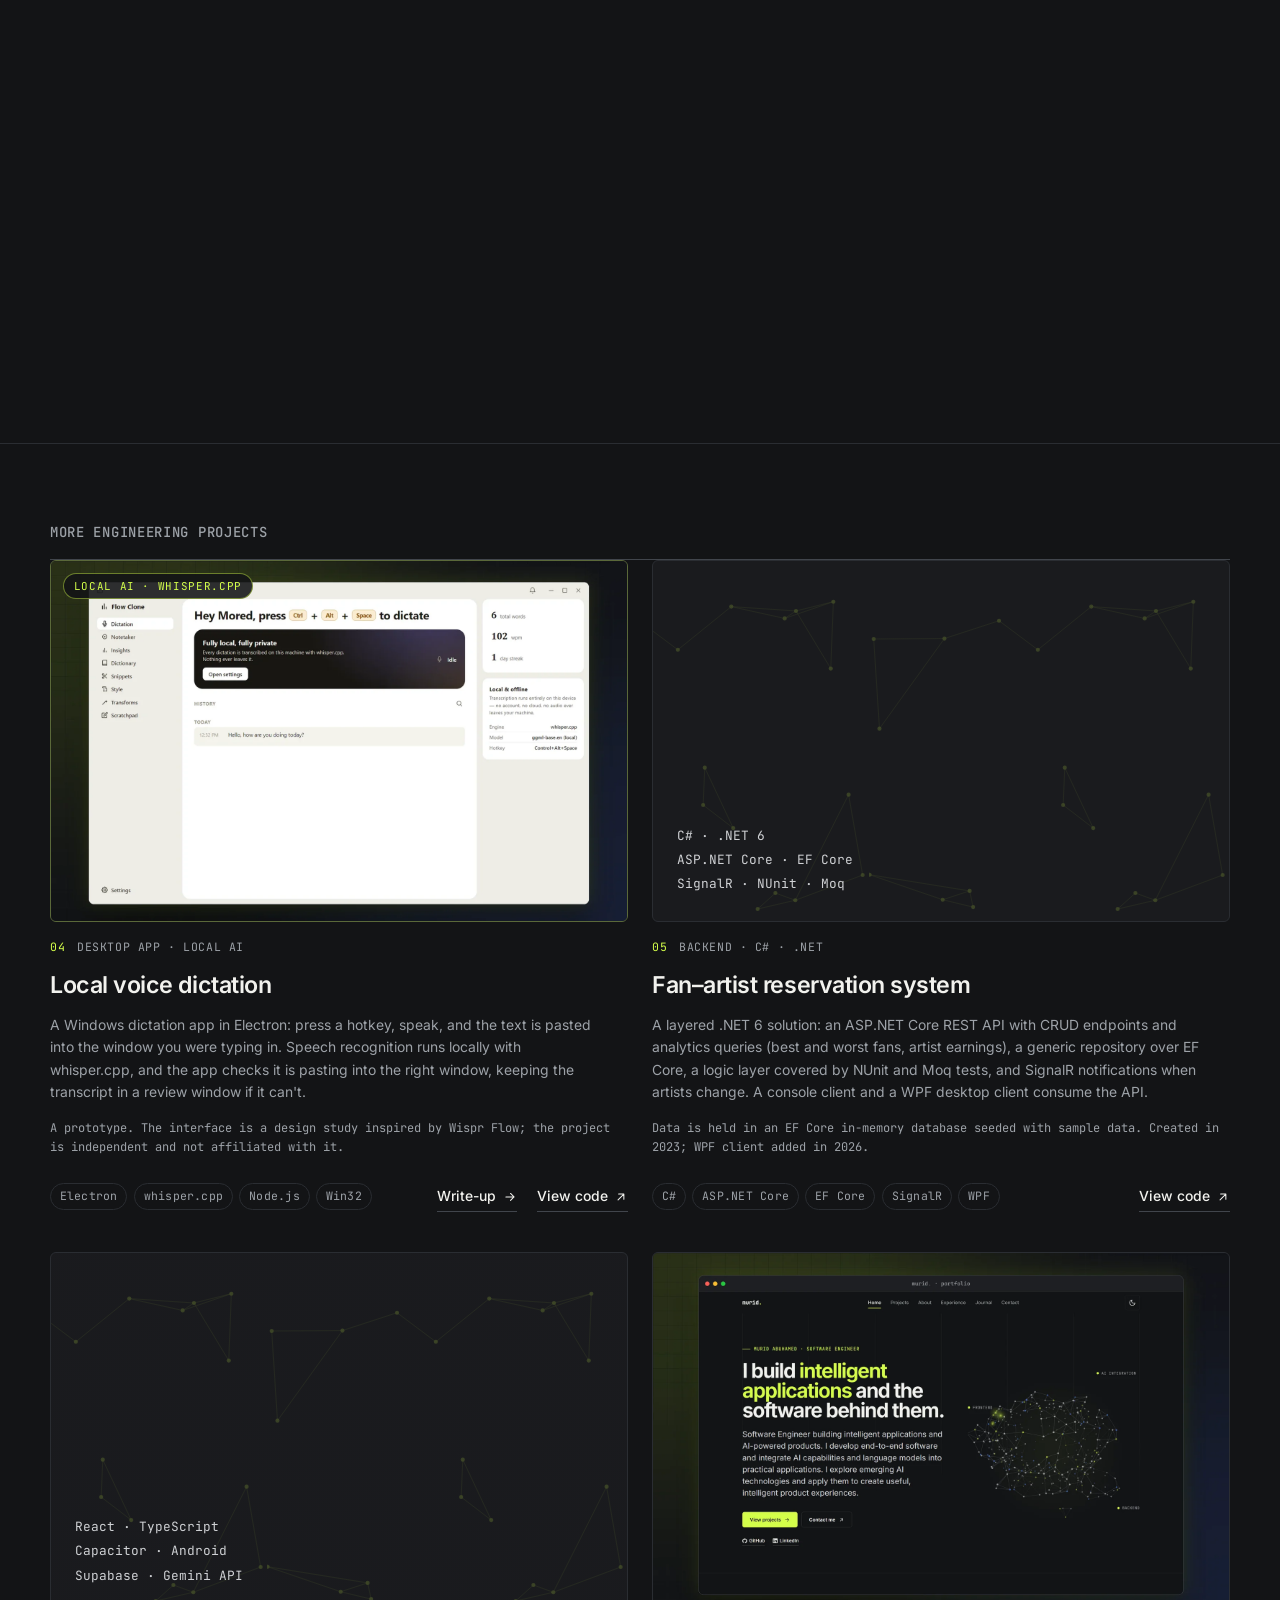
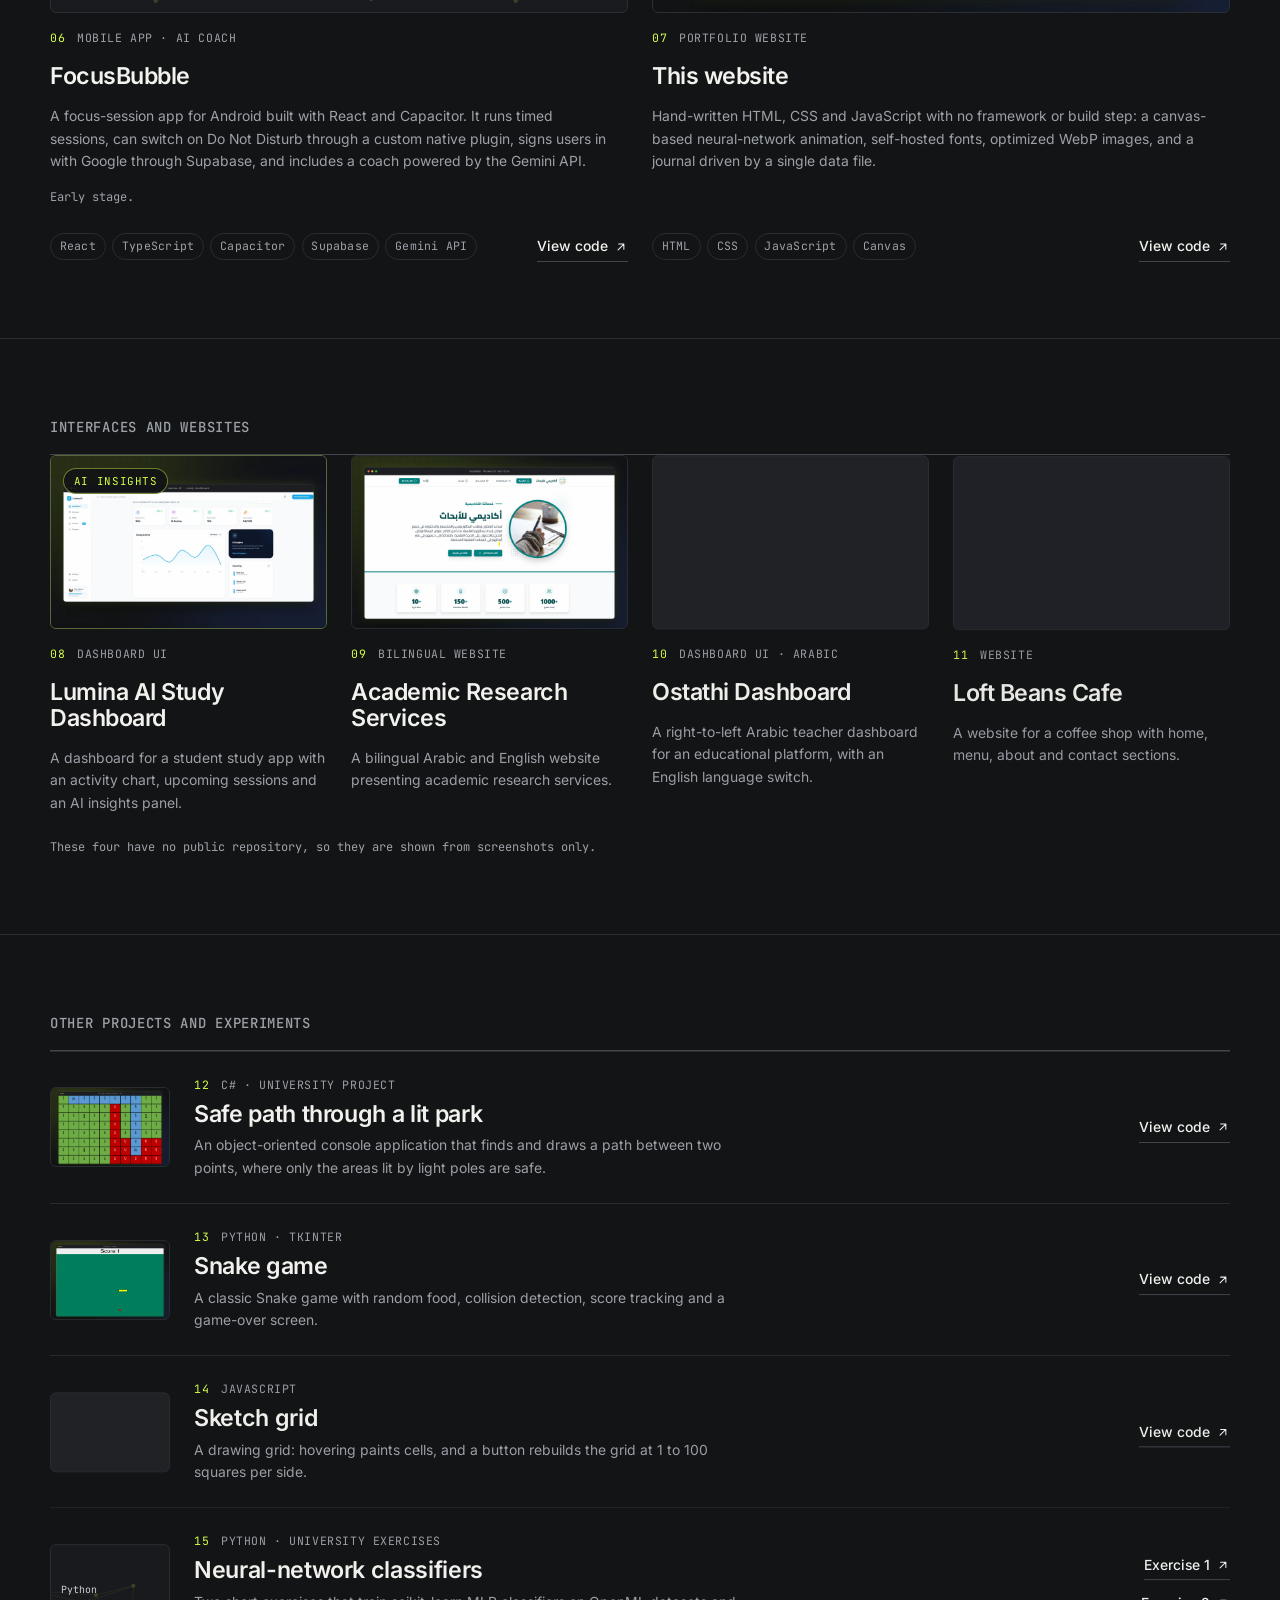
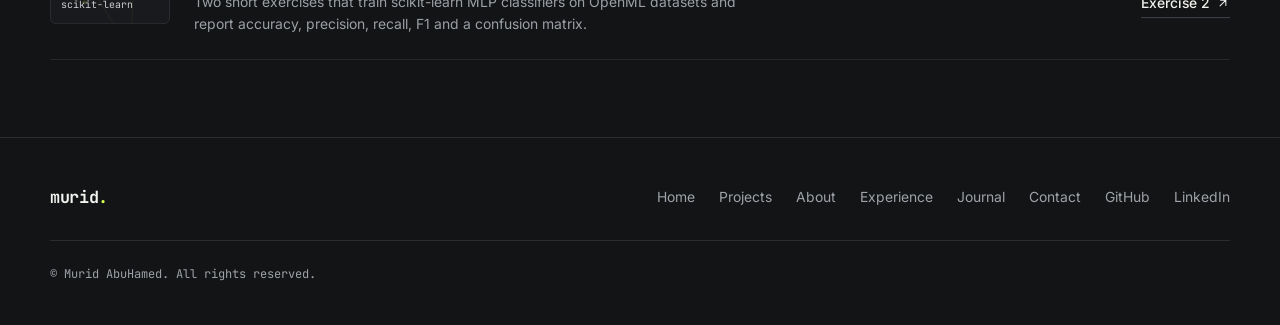
<file: projects.html>
<!DOCTYPE html>
<html lang="en" data-theme="dark">
<head>
    <!-- shell:head:start -->
    <meta charset="UTF-8">
    <meta name="viewport" content="width=device-width, initial-scale=1.0">
    <meta name="theme-color" content="#131416">
    <link rel="icon" href="assets/img/favicon.png" type="image/png">
    <link rel="preload" href="assets/fonts/inter-var.woff2" as="font" type="font/woff2" crossorigin>
    <link rel="preload" href="assets/fonts/jetbrains-mono-var.woff2" as="font" type="font/woff2" crossorigin>
    <link rel="stylesheet" href="assets/css/styles.css?v=5">
    <!-- Dark by default; apply a saved light choice before first paint to avoid a flash -->
    <script>
        (function () {
            var root = document.documentElement, theme;
            try { theme = localStorage.getItem('theme'); } catch (e) {}
            root.setAttribute('data-theme', theme === 'light' ? 'light' : 'dark');
            if (!window.matchMedia('(prefers-reduced-motion: reduce)').matches) {
                root.classList.add('has-motion');
                // safety net: never leave content hidden if the animation scripts fail to run
                setTimeout(function () { root.classList.remove('has-motion'); }, 4000);
            }
        })();
    </script>
    <!-- shell:head:end -->
    <title>Projects — Murid AbuHamed</title>
    <meta name="description" content="Engineering projects by Murid AbuHamed: three case studies on LLM integration with Laravel, FastAPI and Spring Boot, plus a .NET API, a mobile app, web interfaces and smaller experiments.">
    <meta property="og:title" content="Projects — Murid AbuHamed">
    <meta property="og:description" content="Three case studies on LLM integration, then additional engineering projects, interfaces and experiments. Every description is limited to what the repository shows.">
    <meta property="og:type" content="website">
</head>
<body data-page="projects">
    <!-- shell:header:start -->
    <svg width="0" height="0" style="position:absolute" aria-hidden="true" focusable="false">
        <symbol id="i-arrow-up-right" viewBox="0 0 24 24"><path d="M7 17 17 7M8 7h9v9"/></symbol>
        <symbol id="i-arrow-right" viewBox="0 0 24 24"><path d="M5 12h14M13 6l6 6-6 6"/></symbol>
        <symbol id="i-arrow-left" viewBox="0 0 24 24"><path d="M19 12H5M11 6l-6 6 6 6"/></symbol>
        <symbol id="i-arrow-up" viewBox="0 0 24 24"><path d="M12 19V5M6 11l6-6 6 6"/></symbol>
        <symbol id="i-sun" viewBox="0 0 24 24"><circle cx="12" cy="12" r="4"/><path d="M12 2v2M12 20v2M4.9 4.9l1.4 1.4M17.7 17.7l1.4 1.4M2 12h2M20 12h2M4.9 19.1l1.4-1.4M17.7 6.3l1.4-1.4"/></symbol>
        <symbol id="i-moon" viewBox="0 0 24 24"><path d="M21 12.8A9 9 0 1 1 11.2 3a7 7 0 0 0 9.8 9.8z"/></symbol>
        <symbol id="i-menu" viewBox="0 0 24 24"><path d="M4 8h16M4 16h16"/></symbol>
        <symbol id="i-close" viewBox="0 0 24 24"><path d="M6 6l12 12M18 6 6 18"/></symbol>
        <symbol id="i-github" viewBox="0 0 24 24"><path d="M12 .297c-6.63 0-12 5.373-12 12 0 5.303 3.438 9.8 8.205 11.385.6.113.82-.258.82-.577 0-.285-.01-1.04-.015-2.04-3.338.724-4.042-1.61-4.042-1.61C4.422 18.07 3.633 17.7 3.633 17.7c-1.087-.744.084-.729.084-.729 1.205.084 1.838 1.236 1.838 1.236 1.07 1.835 2.809 1.305 3.495.998.108-.776.417-1.305.76-1.605-2.665-.3-5.466-1.332-5.466-5.93 0-1.31.465-2.38 1.235-3.22-.135-.303-.54-1.523.105-3.176 0 0 1.005-.322 3.3 1.23.96-.267 1.98-.399 3-.405 1.02.006 2.04.138 3 .405 2.28-1.552 3.285-1.23 3.285-1.23.645 1.653.24 2.873.12 3.176.765.84 1.23 1.91 1.23 3.22 0 4.61-2.805 5.625-5.475 5.92.42.36.81 1.096.81 2.22 0 1.606-.015 2.896-.015 3.286 0 .315.21.69.825.57C20.565 22.092 24 17.592 24 12.297c0-6.627-5.373-12-12-12"/></symbol>
        <symbol id="i-linkedin" viewBox="0 0 24 24"><path d="M20.447 20.452h-3.554v-5.569c0-1.328-.027-3.037-1.852-3.037-1.853 0-2.136 1.445-2.136 2.939v5.667H9.351V9h3.414v1.561h.046c.477-.9 1.637-1.85 3.37-1.85 3.601 0 4.267 2.37 4.267 5.455v6.286zM5.337 7.433a2.062 2.062 0 1 1 0-4.125 2.062 2.062 0 0 1 0 4.125zm1.782 13.019H3.555V9h3.564v11.452zM22.225 0H1.771C.792 0 0 .774 0 1.729v20.542C0 23.227.792 24 1.771 24h20.451C23.2 24 24 23.227 24 22.271V1.729C24 .774 23.2 0 22.222 0z"/></symbol>
    </svg>

    <a href="#main" class="skip-link">Skip to content</a>

    <header class="header" id="header">
        <div class="scroll-progress" aria-hidden="true"></div>
        <nav class="nav container" aria-label="Main">
            <a href="index.html" class="nav__logo" aria-label="Murid AbuHamed, home">murid<span>.</span></a>

            <div class="nav__menu" id="nav-menu">
                <ul class="nav__list">
                    <li><a href="index.html" class="nav__link">Home</a></li>
                    <li><a href="projects.html" class="nav__link" aria-current="page">Projects</a></li>
                    <li><a href="about.html" class="nav__link">About</a></li>
                    <li><a href="experience.html" class="nav__link">Experience</a></li>
                    <li><a href="blog.html" class="nav__link">Journal</a></li>
                    <li><a href="contact.html" class="nav__link">Contact</a></li>
                </ul>
            </div>

            <div class="nav__actions">
                <button class="icon-button theme-toggle" type="button" id="theme-toggle" aria-label="Switch to light theme">
                    <svg class="icon icon--moon" aria-hidden="true"><use href="#i-moon"/></svg>
                    <svg class="icon icon--sun" aria-hidden="true"><use href="#i-sun"/></svg>
                </button>
                <button class="icon-button nav__toggle" type="button" id="nav-toggle" aria-expanded="false" aria-controls="nav-menu" aria-label="Open menu">
                    <svg class="icon" aria-hidden="true"><use href="#i-menu"/></svg>
                </button>
            </div>
        </nav>
    </header>
    <!-- shell:header:end -->

    <main id="main">
        <header class="page-head has-pattern">
            <div class="container">
                <p class="eyebrow">Projects</p>
                <h1 class="page-head__title">Engineering projects</h1>
                <p class="page-head__lead">Three case studies first, then smaller projects. Every description is limited to what the repository shows; where a project has no public code or no screenshot, the page says so or uses a plain stack tile.</p>
            </div>
        </header>

        <section class="section section--flush scrolly scrolly--wide" aria-labelledby="featured-title">
            <div class="scrolly__track">
                <div class="scrolly__stage">
                    <div class="container scrolly__inner">
                        <h2 class="work__sub" id="featured-title">Featured case studies</h2>

                        <div class="scrolly__body">
                            <div class="scrolly__chapters">
                                <article class="feature">
                                    <a class="project__media project__media--plain" href="project-umc.html" aria-label="UMC School Management System case study"><span>PHP 8.2 · Laravel 12<br>Filament 5 · Livewire<br>Gemini API · Laravel MCP</span></a>
                                    <div class="feature__body">
                                        <p class="project__category"><span class="project__index">01</span> AI integration · PHP · Laravel</p>
                                        <h3 class="feature__title"><a href="project-umc.html">UMC School Management System</a></h3>
                                        <p class="feature__text">A Laravel and Filament admin system for students, courses, grades and attendance. Its assistant answers questions through Gemini function calling: four read-only tools run Eloquent queries, so the model asks for the records it needs instead of receiving the database.</p>
                                        <p class="status status--active"><span class="status__dot" aria-hidden="true"></span>In development · started May 2026</p>
                                        <ul class="tags" aria-label="Technologies"><li class="tag">Laravel 12</li><li class="tag">Filament 5</li><li class="tag">Gemini API</li><li class="tag">Laravel MCP</li></ul>
                                        <div class="feature__links">
                                            <a class="button button--ghost" href="project-umc.html">Read the case study <svg class="icon" aria-hidden="true"><use href="#i-arrow-right"/></svg></a>
                                            <a class="text-link" href="https://github.com/muridabuhamed/UMC-project" target="_blank" rel="noopener noreferrer">View code <svg class="icon" aria-hidden="true"><use href="#i-arrow-up-right"/></svg></a>
                                        </div>
                                    </div>
                                </article>

                                <article class="feature">
                                    <a class="project__media" data-badge="AI · Gemini" href="project-cleverstudy.html" aria-label="CleverStudy case study"><img src="assets/img/opt/framed/cleverstudy.webp" width="1600" height="1000" loading="lazy" decoding="async" alt="CleverStudy showing a PDF on the left and an AI chat assistant answering questions about it on the right"></a>
                                    <div class="feature__body">
                                        <p class="project__category"><span class="project__index">02</span> AI integration · Python · React</p>
                                        <h3 class="feature__title"><a href="project-cleverstudy.html">CleverStudy</a></h3>
                                        <p class="feature__text">A study platform: upload a PDF and get topics, a practice quiz, flashcards scheduled with SM-2, and a chat assistant that answers from the document. A layered FastAPI backend isolates the Gemini client, validates its JSON and falls back to a second model on quota errors.</p>
                                        <p class="status status--active"><span class="status__dot" aria-hidden="true"></span>In development · active since March 2026</p>
                                        <ul class="tags" aria-label="Technologies"><li class="tag">FastAPI</li><li class="tag">React 19</li><li class="tag">TypeScript</li><li class="tag">Gemini API</li></ul>
                                        <div class="feature__links">
                                            <a class="button button--ghost" href="project-cleverstudy.html">Read the case study <svg class="icon" aria-hidden="true"><use href="#i-arrow-right"/></svg></a>
                                            <a class="text-link" href="https://github.com/muridabuhamed/CleverStudy" target="_blank" rel="noopener noreferrer">View code <svg class="icon" aria-hidden="true"><use href="#i-arrow-up-right"/></svg></a>
                                        </div>
                                    </div>
                                </article>

                                <article class="feature">
                                    <a class="project__media" data-badge="AI · Ollama" href="project-ollama-chat.html" aria-label="Local LLM chat app case study"><img src="assets/img/opt/framed/ollama-chat.webp" width="1600" height="1000" loading="lazy" decoding="async" alt="Dark chat interface answering questions about REST APIs using a local Ollama model"></a>
                                    <div class="feature__body">
                                        <p class="project__category"><span class="project__index">03</span> AI integration · Java · Spring Boot</p>
                                        <h3 class="feature__title"><a href="project-ollama-chat.html">Local LLM chat app</a></h3>
                                        <p class="feature__text">A server-rendered Spring Boot chat interface that calls a model running locally through Ollama, with no cloud API. The case study traces one request through the layers and lists, honestly, what this first version gets wrong.</p>
                                        <p class="status"><span class="status__dot" aria-hidden="true"></span>Working prototype · September 2025</p>
                                        <ul class="tags" aria-label="Technologies"><li class="tag">Java 21</li><li class="tag">Spring Boot 3.5</li><li class="tag">Thymeleaf</li><li class="tag">Ollama</li></ul>
                                        <div class="feature__links">
                                            <a class="button button--ghost" href="project-ollama-chat.html">Read the case study <svg class="icon" aria-hidden="true"><use href="#i-arrow-right"/></svg></a>
                                            <a class="text-link" href="https://github.com/muridabuhamed/AI-App" target="_blank" rel="noopener noreferrer">View code <svg class="icon" aria-hidden="true"><use href="#i-arrow-up-right"/></svg></a>
                                        </div>
                                    </div>
                                </article>
                            </div>

                            <div class="scrolly__progress" aria-hidden="true">
                                <ol class="scrolly__rail"><li>UMC</li><li>CleverStudy</li><li>Local LLM chat</li></ol>
                                <div class="scrolly__bar"><span></span></div>
                                <p class="scrolly__count">01 / 03</p>
                            </div>
                        </div>
                    </div>
                </div>
            </div>
        </section>

        <section class="section section--flush" id="engineering" aria-labelledby="engineering-title">
            <div class="container">
                <h2 class="work__sub" id="engineering-title">More engineering projects</h2>
                <div class="work-grid work-grid--2">
                    <article class="project reveal">
                        <a class="project__media" data-badge="Local AI · whisper.cpp" href="journal-rea-flow-clone.html" aria-label="Read the write-up about the local voice dictation app"><img src="assets/img/opt/journal/flow-clone-dashboard.webp" width="1600" height="1000" loading="lazy" decoding="async" alt="The dictation app's dashboard with the hotkey, dictation history and word statistics"></a>
                        <p class="project__category"><span class="project__index">04</span> Desktop app · Local AI</p>
                        <h3 class="project__title">Local voice dictation</h3>
                        <p class="project__text">A Windows dictation app in Electron: press a hotkey, speak, and the text is pasted into the window you were typing in. Speech recognition runs locally with whisper.cpp, and the app checks it is pasting into the right window, keeping the transcript in a review window if it can't.</p>
                        <p class="project__note">A prototype. The interface is a design study inspired by Wispr Flow; the project is independent and not affiliated with it.</p>
                        <div class="project__footer">
                            <ul class="tags" aria-label="Technologies"><li class="tag">Electron</li><li class="tag">whisper.cpp</li><li class="tag">Node.js</li><li class="tag">Win32</li></ul>
                            <div class="project__links">
                                <a class="text-link" href="journal-rea-flow-clone.html">Write-up <svg class="icon" aria-hidden="true"><use href="#i-arrow-right"/></svg></a>
                                <a class="text-link" href="https://github.com/muridabuhamed/local-voice-dictation" target="_blank" rel="noopener noreferrer">View code <svg class="icon" aria-hidden="true"><use href="#i-arrow-up-right"/></svg></a>
                            </div>
                        </div>
                    </article>

                    <article class="project reveal">
                        <div class="project__media project__media--plain" aria-hidden="true"><span>C# · .NET 6<br>ASP.NET Core · EF Core<br>SignalR · NUnit · Moq</span></div>
                        <p class="project__category"><span class="project__index">05</span> Backend · C# · .NET</p>
                        <h3 class="project__title">Fan–artist reservation system</h3>
                        <p class="project__text">A layered .NET 6 solution: an ASP.NET Core REST API with CRUD endpoints and analytics queries (best and worst fans, artist earnings), a generic repository over EF Core, a logic layer covered by NUnit and Moq tests, and SignalR notifications when artists change. A console client and a WPF desktop client consume the API.</p>
                        <p class="project__note">Data is held in an EF Core in-memory database seeded with sample data. Created in 2023; WPF client added in 2026.</p>
                        <div class="project__footer">
                            <ul class="tags" aria-label="Technologies"><li class="tag">C#</li><li class="tag">ASP.NET Core</li><li class="tag">EF Core</li><li class="tag">SignalR</li><li class="tag">WPF</li></ul>
                            <a class="text-link" href="https://github.com/muridabuhamed/ED9ACS_HFT_2022232" target="_blank" rel="noopener noreferrer">View code <svg class="icon" aria-hidden="true"><use href="#i-arrow-up-right"/></svg></a>
                        </div>
                    </article>

                    <article class="project reveal" style="--d:80ms">
                        <div class="project__media project__media--plain" aria-hidden="true"><span>React · TypeScript<br>Capacitor · Android<br>Supabase · Gemini API</span></div>
                        <p class="project__category"><span class="project__index">06</span> Mobile app · AI coach</p>
                        <h3 class="project__title">FocusBubble</h3>
                        <p class="project__text">A focus-session app for Android built with React and Capacitor. It runs timed sessions, can switch on Do Not Disturb through a custom native plugin, signs users in with Google through Supabase, and includes a coach powered by the Gemini API.</p>
                        <p class="project__note">Early stage.</p>
                        <div class="project__footer">
                            <ul class="tags" aria-label="Technologies"><li class="tag">React</li><li class="tag">TypeScript</li><li class="tag">Capacitor</li><li class="tag">Supabase</li><li class="tag">Gemini API</li></ul>
                            <a class="text-link" href="https://github.com/muridabuhamed/Focusbubble" target="_blank" rel="noopener noreferrer">View code <svg class="icon" aria-hidden="true"><use href="#i-arrow-up-right"/></svg></a>
                        </div>
                    </article>

                    <article class="project reveal" style="--d:160ms">
                        <div class="project__media"><img src="assets/img/opt/framed/portfolio.webp" width="1600" height="1000" loading="lazy" decoding="async" alt="Screenshot of this portfolio website"></div>
                        <p class="project__category"><span class="project__index">07</span> Portfolio website</p>
                        <h3 class="project__title">This website</h3>
                        <p class="project__text">Hand-written HTML, CSS and JavaScript with no framework or build step: a canvas-based neural-network animation, self-hosted fonts, optimized WebP images, and a journal driven by a single data file.</p>
                        <div class="project__footer">
                            <ul class="tags" aria-label="Technologies"><li class="tag">HTML</li><li class="tag">CSS</li><li class="tag">JavaScript</li><li class="tag">Canvas</li></ul>
                            <a class="text-link" href="https://github.com/muridabuhamed/muridabuhamed" target="_blank" rel="noopener noreferrer">View code <svg class="icon" aria-hidden="true"><use href="#i-arrow-up-right"/></svg></a>
                        </div>
                    </article>
                </div>
            </div>
        </section>

        <section class="section section--flush" id="interfaces" aria-labelledby="interfaces-title">
            <div class="container">
                <h2 class="work__sub" id="interfaces-title">Interfaces and websites</h2>
                <div class="work-grid work-grid--4">
                    <article class="project reveal">
                        <div class="project__media" data-badge="AI insights"><img src="assets/img/opt/framed/lumina.webp" width="1600" height="1000" loading="lazy" decoding="async" alt="Lumina AI study dashboard with a study activity chart, upcoming sessions and an AI insights panel"></div>
                        <p class="project__category"><span class="project__index">08</span> Dashboard UI</p>
                        <h3 class="project__title">Lumina AI Study Dashboard</h3>
                        <p class="project__text">A dashboard for a student study app with an activity chart, upcoming sessions and an AI insights panel.</p>
                    </article>

                    <article class="project reveal" style="--d:60ms">
                        <div class="project__media"><img src="assets/img/opt/framed/academic-research.webp" width="1600" height="1000" loading="lazy" decoding="async" alt="Arabic and English academic research services website homepage"></div>
                        <p class="project__category"><span class="project__index">09</span> Bilingual website</p>
                        <h3 class="project__title">Academic Research Services</h3>
                        <p class="project__text">A bilingual Arabic and English website presenting academic research services.</p>
                    </article>

                    <article class="project reveal" style="--d:120ms">
                        <div class="project__media"><img src="assets/img/opt/framed/ostathi.webp" width="1600" height="1000" loading="lazy" decoding="async" alt="Ostathi Arabic teacher dashboard with course and assignment panels"></div>
                        <p class="project__category"><span class="project__index">10</span> Dashboard UI · Arabic</p>
                        <h3 class="project__title">Ostathi Dashboard</h3>
                        <p class="project__text">A right-to-left Arabic teacher dashboard for an educational platform, with an English language switch.</p>
                    </article>

                    <article class="project reveal" style="--d:180ms">
                        <div class="project__media"><img src="assets/img/opt/framed/loft-beans.webp" width="1600" height="1000" loading="lazy" decoding="async" alt="Loft Beans Cafe website hero showing two cups of coffee and the tagline Where Every Sip Tells a Story"></div>
                        <p class="project__category"><span class="project__index">11</span> Website</p>
                        <h3 class="project__title">Loft Beans Cafe</h3>
                        <p class="project__text">A website for a coffee shop with home, menu, about and contact sections.</p>
                    </article>
                </div>
                <p class="project__note section__more">These four have no public repository, so they are shown from screenshots only.</p>
            </div>
        </section>

        <section class="section section--flush" id="experiments" aria-labelledby="experiments-title">
            <div class="container">
                <h2 class="work__sub" id="experiments-title">Other projects and experiments</h2>
                <ul class="mini">
                    <li class="mini__item reveal">
                        <div class="project__media mini__media"><img src="assets/img/opt/framed/lights-game.webp" width="1500" height="1000" loading="lazy" decoding="async" alt="Console visualization of a park grid with lit safe fields in green and dark unsafe fields in red"></div>
                        <div class="mini__body">
                            <p class="project__category"><span class="project__index">12</span> C# · University project</p>
                            <h3 class="mini__title">Safe path through a lit park</h3>
                            <p class="mini__text">An object-oriented console application that finds and draws a path between two points, where only the areas lit by light poles are safe.</p>
                        </div>
                        <a class="text-link" href="https://github.com/muridabuhamed/Lights-" target="_blank" rel="noopener noreferrer">View code <svg class="icon" aria-hidden="true"><use href="#i-arrow-up-right"/></svg></a>
                    </li>

                    <li class="mini__item reveal">
                        <div class="project__media mini__media"><img src="assets/img/opt/framed/snake-game.webp" width="1500" height="1000" loading="lazy" decoding="async" alt="Snake game with a yellow snake and a red food pellet on a green board"></div>
                        <div class="mini__body">
                            <p class="project__category"><span class="project__index">13</span> Python · Tkinter</p>
                            <h3 class="mini__title">Snake game</h3>
                            <p class="mini__text">A classic Snake game with random food, collision detection, score tracking and a game-over screen.</p>
                        </div>
                        <a class="text-link" href="https://github.com/muridabuhamed/PythonSnakegame" target="_blank" rel="noopener noreferrer">View code <svg class="icon" aria-hidden="true"><use href="#i-arrow-up-right"/></svg></a>
                    </li>

                    <li class="mini__item reveal">
                        <div class="project__media mini__media"><img src="assets/img/opt/framed/js-game.webp" width="1500" height="1000" loading="lazy" decoding="async" alt="Grid of coloured squares on a gold background with a New One button"></div>
                        <div class="mini__body">
                            <p class="project__category"><span class="project__index">14</span> JavaScript</p>
                            <h3 class="mini__title">Sketch grid</h3>
                            <p class="mini__text">A drawing grid: hovering paints cells, and a button rebuilds the grid at 1 to 100 squares per side.</p>
                        </div>
                        <a class="text-link" href="https://github.com/muridabuhamed/Pro2" target="_blank" rel="noopener noreferrer">View code <svg class="icon" aria-hidden="true"><use href="#i-arrow-up-right"/></svg></a>
                    </li>

                    <li class="mini__item reveal">
                        <div class="project__media project__media--plain mini__media" aria-hidden="true"><span>Python<br>scikit-learn</span></div>
                        <div class="mini__body">
                            <p class="project__category"><span class="project__index">15</span> Python · University exercises</p>
                            <h3 class="mini__title">Neural-network classifiers</h3>
                            <p class="mini__text">Two short exercises that train scikit-learn MLP classifiers on OpenML datasets and report accuracy, precision, recall, F1 and a confusion matrix.</p>
                        </div>
                        <span class="mini__links">
                            <a class="text-link" href="https://github.com/muridabuhamed/python-1-University-project" target="_blank" rel="noopener noreferrer">Exercise 1 <svg class="icon" aria-hidden="true"><use href="#i-arrow-up-right"/></svg></a>
                            <a class="text-link" href="https://github.com/muridabuhamed/python-2" target="_blank" rel="noopener noreferrer">Exercise 2 <svg class="icon" aria-hidden="true"><use href="#i-arrow-up-right"/></svg></a>
                        </span>
                    </li>
                </ul>
            </div>
        </section>
    </main>

    <!-- shell:footer:start -->
    <footer class="footer">
        <div class="container">
            <div class="footer__row">
                <a href="index.html" class="nav__logo" aria-label="Murid AbuHamed, home">murid<span>.</span></a>
                <nav class="footer__nav" aria-label="Footer">
                    <a href="index.html">Home</a>
                    <a href="projects.html">Projects</a>
                    <a href="about.html">About</a>
                    <a href="experience.html">Experience</a>
                    <a href="blog.html">Journal</a>
                    <a href="contact.html">Contact</a>
                    <a href="https://github.com/muridabuhamed" target="_blank" rel="noopener noreferrer">GitHub</a>
                    <a href="https://www.linkedin.com/in/murid-abuhamed-48bbb2239/" target="_blank" rel="noopener noreferrer">LinkedIn</a>
                </nav>
            </div>
            <p class="footer__copy">&copy; Murid AbuHamed. All rights reserved.</p>
        </div>
    </footer>

    <button class="icon-button scrollup" type="button" id="scroll-up" aria-label="Back to top">
        <svg class="icon" aria-hidden="true"><use href="#i-arrow-up"/></svg>
    </button>
    <!-- shell:footer:end -->

    <!-- shell:scripts:start -->
    <script src="assets/js/vendor/gsap.min.js"></script>
    <script src="assets/js/vendor/ScrollTrigger.min.js"></script>
    <script src="assets/js/vendor/ScrollToPlugin.min.js"></script>
    <script src="assets/js/vendor/lenis.min.js"></script>
    <script src="assets/js/motion.js?v=2"></script>
    <script src="assets/js/main.js?v=2"></script>
    <!-- shell:scripts:end -->
</body>
</html>
</file>
<file: assets/css/styles.css>
/* ==========================================================================
   Murid AbuHamed — portfolio design system
   1. Tokens  2. Base  3. Layout  4. Components  5. Sections  6. Motion  7. Responsive

   Breakpoints used below (media queries cannot read custom properties):
   960px tablet · 820px mobile navigation · 640px phone · 480px small phone
   ========================================================================== */

/* 1. TOKENS ================================================================ */
@font-face {
  font-family: "Inter";
  src: url("../fonts/inter-var.woff2") format("woff2");
  font-weight: 100 900;
  font-style: normal;
  font-display: swap;
}

@font-face {
  font-family: "JetBrains Mono";
  src: url("../fonts/jetbrains-mono-var.woff2") format("woff2");
  font-weight: 100 800;
  font-style: normal;
  font-display: swap;
}

/* Metric-matched fallback so text does not jump when the web font arrives */
@font-face {
  font-family: "Inter Fallback";
  src: local("Arial");
  size-adjust: 107%;
  ascent-override: 90%;
  descent-override: 22%;
  line-gap-override: 0%;
}

:root {
  color-scheme: dark;

  /* Surfaces: charcoal, not pure black */
  --bg: #131416;
  --surface: #1a1b1e;
  --surface-2: #212327;

  /* Borders and separators */
  --line: #2a2d32;
  --line-strong: #41454c;
  --line-input: #6b7079; /* form field borders: 3:1 against the page and field background */
  --grid-line: rgba(242, 242, 238, 0.055);

  /* Text: primary, secondary, muted */
  --text: #f2f2ee;
  --text-2: #cfd1d4;
  --muted: #9da2a8;

  /* Accent: restrained electric lime. Electric blue only for links inside long-form text. */
  --accent: #d4ff4a;
  --accent-hover: #e6ff8a;
  --accent-text: #d4ff4a;
  --on-accent: #131416;
  --blue: #7ea6ff;

  /* Neural visuals (RGB triplets, read by the canvas scripts) */
  --neural-node: 226 229 233;
  --neural-edge: 190 200 214;
  --neural-a: 212 255 74;
  --neural-b: 91 140 255;

  /* Typography */
  --font-sans: "Inter", "Inter Fallback", system-ui, -apple-system, "Segoe UI", sans-serif;
  --font-mono: "JetBrains Mono", ui-monospace, "Cascadia Code", Consolas, monospace;

  --step--1: clamp(0.8125rem, 0.79rem + 0.1vw, 0.875rem);
  --step-0: clamp(1rem, 0.97rem + 0.15vw, 1.0625rem);
  --step-1: clamp(1.2rem, 1.1rem + 0.5vw, 1.45rem);
  --step-2: clamp(1.5rem, 1.25rem + 1.2vw, 2.1rem);
  --step-3: clamp(2rem, 1.4rem + 2.8vw, 3.6rem);
  --step-4: clamp(2.5rem, 1.3rem + 4.6vw, 5rem);

  --leading-tight: 1.05;
  --leading-snug: 1.25;
  --leading-body: 1.6;
  --leading-loose: 1.75;

  /* Spacing and layout */
  --space-1: 0.5rem;
  --space-2: 1rem;
  --space-3: 1.5rem;
  --space-4: 2.5rem;
  --space-5: 4rem;
  --section: clamp(4.5rem, 9vw, 8rem);
  --max: 1180px;
  --measure: 62ch;
  --gutter: clamp(1.25rem, 4vw, 2.5rem);
  --header-h: 4rem;
  --tap: 2.75rem;

  /* Shape and motion */
  --radius-sm: 4px;
  --radius: 6px;
  --radius-lg: 10px;
  --ease: cubic-bezier(0.22, 1, 0.36, 1);
  --dur-fast: 0.2s;
  --dur: 0.4s;
  --dur-slow: 0.8s;
}

:root[data-theme="light"] {
  color-scheme: light;

  --bg: #f4f3ee;
  --surface: #fbfaf6;
  --surface-2: #eae8e0;
  --line: #dad8cd;
  --line-strong: #b9b6a9;
  --line-input: #85827a;
  --grid-line: rgba(23, 24, 28, 0.07);

  --text: #17181c;
  --text-2: #33363d;
  --muted: #565a61;

  --accent: #c4f03c;
  --accent-hover: #b3e022;
  --accent-text: #3b6200;
  --on-accent: #17181c;
  --blue: #2a4fc4;

  --neural-node: 40 42 48;
  --neural-edge: 23 24 28;
  --neural-a: 96 150 0;
  --neural-b: 42 79 196;
}

/* 2. BASE ================================================================== */
*,
*::before,
*::after {
  box-sizing: border-box;
}

html {
  scroll-behavior: smooth;
  scroll-padding-top: calc(var(--header-h) + 1rem);
  -webkit-text-size-adjust: 100%;
}

body {
  margin: 0;
  background: var(--bg);
  color: var(--text-2);
  font-family: var(--font-sans);
  font-size: var(--step-0);
  line-height: var(--leading-body);
  -webkit-font-smoothing: antialiased;
  text-rendering: optimizeLegibility;
}

h1,
h2,
h3,
h4,
p,
ul,
ol,
dl,
dd,
figure,
blockquote {
  margin: 0;
}

h1,
h2,
h3,
h4 {
  color: var(--text);
}

ul,
ol {
  padding: 0;
  list-style: none;
}

img,
svg {
  display: block;
  max-width: 100%;
}

a {
  color: inherit;
  text-decoration: none;
}

button,
input,
textarea {
  font: inherit;
  color: inherit;
}

button {
  cursor: pointer;
}

::selection {
  background: var(--accent);
  color: var(--on-accent);
}

:focus-visible {
  outline: 2px solid var(--accent-text);
  outline-offset: 3px;
  border-radius: 2px;
}

.skip-link {
  position: fixed;
  top: 0.75rem;
  left: 0.75rem;
  z-index: 200;
  padding: 0.6rem 1rem;
  background: var(--accent);
  color: var(--on-accent);
  font-weight: 600;
  border-radius: var(--radius);
  transform: translateY(-200%);
}

.skip-link:focus {
  transform: none;
}

.visually-hidden {
  position: absolute;
  width: 1px;
  height: 1px;
  margin: -1px;
  padding: 0;
  overflow: hidden;
  clip: rect(0 0 0 0);
  white-space: nowrap;
  border: 0;
}

.icon {
  width: 1.25em;
  height: 1.25em;
  flex: none;
  fill: none;
  stroke: currentColor;
  stroke-width: 1.75;
  stroke-linecap: round;
  stroke-linejoin: round;
}

.icon--fill {
  fill: currentColor;
  stroke: none;
}

/* 3. LAYOUT ================================================================ */
.container {
  width: min(100% - 2 * var(--gutter), var(--max));
  margin-inline: auto;
}

.section {
  position: relative;
  padding-block: var(--section);
  border-top: 1px solid var(--line);
  overflow-x: clip;
}

.section__head {
  display: grid;
  gap: var(--space-2);
  margin-bottom: clamp(2.5rem, 5vw, 4rem);
}

.eyebrow {
  display: inline-flex;
  align-items: center;
  gap: 0.6rem;
  font-family: var(--font-mono);
  font-size: var(--step--1);
  letter-spacing: 0.06em;
  text-transform: uppercase;
  color: var(--accent-text);
}

.eyebrow::before {
  content: "";
  width: 1.5rem;
  height: 1px;
  background: currentColor;
}

.section__title {
  max-width: 18ch;
  font-size: var(--step-3);
  font-weight: 600;
  line-height: var(--leading-tight);
  letter-spacing: -0.035em;
  text-wrap: balance;
}

.section__lead {
  max-width: 56ch;
  color: var(--muted);
}

/* 4. COMPONENTS ============================================================ */

/* Header / navigation */
.header {
  position: sticky;
  top: 0;
  z-index: 100;
  height: var(--header-h);
  border-bottom: 1px solid transparent;
  transition: border-color var(--dur-fast), background var(--dur-fast);
}

/* The blur lives on a pseudo-element: backdrop-filter on the header itself would
   turn it into the containing block of the fixed mobile menu and break it. */
.header::before {
  content: "";
  position: absolute;
  inset: 0;
  z-index: -1;
  background: color-mix(in srgb, var(--bg) 60%, transparent);
  backdrop-filter: blur(12px);
  -webkit-backdrop-filter: blur(12px);
  transition: background var(--dur-fast);
}

.header.is-scrolled {
  border-bottom-color: var(--line);
}

.header.is-scrolled::before {
  background: color-mix(in srgb, var(--bg) 92%, transparent);
}

.nav {
  height: 100%;
  display: flex;
  align-items: center;
  justify-content: space-between;
  gap: var(--space-3);
}

.nav__logo {
  font-family: var(--font-mono);
  font-weight: 700;
  font-size: 1.05rem;
  letter-spacing: -0.02em;
  color: var(--text);
}

.nav__logo span {
  color: var(--accent-text);
}

.nav__menu {
  display: flex;
  align-items: center;
  gap: var(--space-3);
}

.nav__list {
  display: flex;
  gap: 0.25rem;
}

.nav__link {
  position: relative;
  display: block;
  padding: 0.5rem 0.75rem;
  font-size: var(--step--1);
  color: var(--muted);
  transition: color var(--dur-fast);
}

.nav__link:hover,
.nav__link[aria-current] {
  color: var(--text);
}

.nav__link[aria-current]::after {
  content: "";
  position: absolute;
  left: 0.75rem;
  right: 0.75rem;
  bottom: 0.15rem;
  height: 2px;
  background: var(--accent);
}

.nav__actions {
  display: flex;
  align-items: center;
  gap: 0.5rem;
}

.icon-button {
  display: grid;
  place-items: center;
  width: var(--tap);
  height: var(--tap);
  background: none;
  border: 1px solid var(--line);
  border-radius: var(--radius);
  color: var(--text);
  transition: border-color var(--dur-fast), background var(--dur-fast);
}

.icon-button:hover {
  border-color: var(--line-strong);
  background: var(--surface-2);
}

.theme-toggle .icon--sun {
  display: none;
}

:root[data-theme="light"] .theme-toggle .icon--sun {
  display: block;
}

:root[data-theme="light"] .theme-toggle .icon--moon {
  display: none;
}

.nav__toggle {
  display: none;
}

/* Buttons and links */
.button {
  display: inline-flex;
  align-items: center;
  justify-content: center;
  gap: 0.6rem;
  min-height: var(--tap);
  padding: 0.85rem 1.35rem;
  font-weight: 600;
  font-size: var(--step--1);
  line-height: 1;
  color: var(--text);
  border: 1px solid var(--line-strong);
  border-radius: var(--radius);
  background: none;
  transition: background var(--dur) var(--ease), border-color var(--dur-fast);
}

.button .icon {
  transition: transform var(--dur) var(--ease);
}

.button:hover .icon {
  transform: translate(2px, -2px);
}

.button--primary {
  background: var(--accent);
  border-color: var(--accent);
  color: var(--on-accent);
}

.button--primary:hover {
  background: var(--accent-hover);
  border-color: var(--accent-hover);
}

.button--ghost:hover {
  background: var(--surface-2);
  border-color: var(--text);
}

.text-link {
  display: inline-flex;
  align-items: center;
  gap: 0.4rem;
  padding-block: 0.25rem;
  font-size: var(--step--1);
  font-weight: 500;
  color: var(--text);
  background: linear-gradient(var(--line-strong), var(--line-strong)) 0 100% / 100% 1px no-repeat;
  transition: color var(--dur-fast), background-size var(--dur) var(--ease);
}

.text-link:hover {
  color: var(--accent-text);
  background-image: linear-gradient(var(--accent-text), var(--accent-text));
}

.text-link .icon {
  width: 1em;
  height: 1em;
}

/* Tags */
.tags {
  display: flex;
  flex-wrap: wrap;
  gap: 0.4rem;
}

.tag {
  padding: 0.2rem 0.55rem;
  font-family: var(--font-mono);
  font-size: 0.72rem;
  letter-spacing: 0.02em;
  color: var(--muted);
  border: 1px solid var(--line);
  border-radius: 999px;
}

/* 5. SECTIONS ============================================================== */

/* Hero */
.hero {
  position: relative;
  padding-block: clamp(3rem, 6vw, 5.5rem) clamp(3rem, 6vw, 5rem);
  overflow: clip;
}

.hero__inner {
  position: relative;
}

/* Editorial column grid behind the hero, fading out towards the bottom */
.hero__inner::before {
  content: "";
  position: absolute;
  inset: calc(-1 * clamp(3rem, 6vw, 5.5rem)) 0 0;
  background-image: linear-gradient(to right, var(--grid-line) 1px, transparent 1px);
  background-size: calc(100% / 6) 100%;
  border-right: 1px solid var(--grid-line);
  mask-image: linear-gradient(to bottom, #000 35%, transparent 92%);
  -webkit-mask-image: linear-gradient(to bottom, #000 35%, transparent 92%);
  pointer-events: none;
}

.hero__grid {
  position: relative;
  display: grid;
  grid-template-columns: minmax(0, 1.2fr) minmax(0, 1fr);
  gap: clamp(2rem, 4vw, 4rem);
  align-items: center;
}

.hero__title {
  margin-top: var(--space-3);
  font-size: clamp(2.25rem, 1.1rem + 4vw, 3.75rem);
  font-weight: 650;
  line-height: 0.98;
  letter-spacing: -0.045em;
  text-wrap: balance;
}

.hero__title em {
  font-style: normal;
  color: var(--accent-text);
  /* The accent underline draws itself once and follows the text across line breaks */
  background: linear-gradient(var(--accent), var(--accent)) 0 96% / 100% 0.06em no-repeat;
  -webkit-box-decoration-break: clone;
  box-decoration-break: clone;
  animation: draw 1s var(--ease) 1.1s both;
}

@keyframes draw {
  from { background-size: 0 0.06em; }
}

.hero__intro {
  max-width: 54ch;
  margin-top: var(--space-3);
  font-size: var(--step-1);
  line-height: 1.5;
  color: var(--text-2);
}

.hero__actions {
  display: flex;
  flex-wrap: wrap;
  gap: 0.75rem;
  margin-top: var(--space-4);
}

.hero__links {
  display: flex;
  flex-wrap: wrap;
  gap: var(--space-3);
  margin-top: var(--space-3);
}

/* Neural brain: the hero visual (animated by neural-brain.js) */
.neural {
  position: relative;
  width: 100%;
  max-width: 38rem;
  margin-inline: auto;
  aspect-ratio: 1;
}

.neural::before {
  content: "";
  position: absolute;
  inset: 8%;
  border-radius: 50%;
  background: radial-gradient(closest-side, color-mix(in srgb, var(--neural-glow, var(--accent)) 5%, transparent), transparent);
  pointer-events: none;
}

.neural canvas,
.neural__fallback {
  position: absolute;
  inset: 0;
  width: 100%;
  height: 100%;
  pointer-events: none;
}

/* A rendered still shows first (and stays if scripts fail); the live canvas fades in over it */
.neural__fallback {
  object-fit: contain;
  transition: opacity 1.2s var(--ease);
}

.neural canvas {
  opacity: 0;
  transition: opacity 1.2s var(--ease);
}

.neural.is-live canvas {
  opacity: 1;
}

.neural.is-live .neural__fallback {
  opacity: 0;
}

:root[data-theme="light"] .neural__fallback {
  filter: invert(1) hue-rotate(180deg);
}

.neural__tag {
  position: absolute;
  display: inline-flex;
  align-items: center;
  gap: 0.5rem;
  font-family: var(--font-mono);
  font-size: 0.7rem;
  letter-spacing: 0.06em;
  text-transform: uppercase;
  color: var(--muted);
}

.neural__tag::before {
  content: "";
  width: 0.4rem;
  height: 0.4rem;
  border-radius: 50%;
  background: var(--accent-text);
}

.neural__tag--front { left: 0; top: 24%; }
.neural__tag--ai { right: 2%; top: 4%; }
.neural__tag--back { right: 0; bottom: 14%; }

/* Facts strip */
.facts {
  position: relative;
  display: grid;
  grid-template-columns: repeat(3, 1fr);
  margin-top: clamp(3rem, 6vw, 5rem);
  border-top: 1px solid var(--line-strong);
  border-bottom: 1px solid var(--line);
}

.facts__item {
  padding: var(--space-3) 0;
}

.facts__item + .facts__item {
  padding-left: var(--space-3);
  border-left: 1px solid var(--line);
}

.facts dt {
  font-family: var(--font-mono);
  font-size: 0.72rem;
  letter-spacing: 0.06em;
  text-transform: uppercase;
  color: var(--muted);
}

.facts dd {
  margin-top: 0.35rem;
  font-size: var(--step-3);
  font-weight: 600;
  line-height: 1;
  letter-spacing: -0.04em;
  color: var(--text);
}

/* Projects: a varied layout, with weight following relevance */
.project {
  display: flex;
  flex-direction: column;
  gap: var(--space-2);
  min-width: 0;
}

.project__media {
  display: block;
  aspect-ratio: 16 / 10;
  overflow: hidden;
  border: 1px solid var(--line);
  border-radius: var(--radius);
  background: var(--surface-2);
}

.project__media img {
  width: 100%;
  height: 100%;
  object-fit: cover;
  object-position: var(--pos, top center);
  transition: transform 0.7s var(--ease);
}

.project:hover .project__media img {
  transform: scale(1.025);
}

.project__category {
  display: flex;
  gap: 0.75rem;
  font-family: var(--font-mono);
  font-size: 0.72rem;
  letter-spacing: 0.05em;
  text-transform: uppercase;
  color: var(--muted);
}

.project__index {
  color: var(--accent-text);
}

.project__title {
  font-size: var(--step-2);
  font-weight: 600;
  line-height: 1.12;
  letter-spacing: -0.03em;
}

.project__text {
  max-width: var(--measure);
  color: var(--text-2);
}

.project__footer {
  display: flex;
  flex-wrap: wrap;
  align-items: center;
  justify-content: space-between;
  gap: var(--space-2);
  margin-top: auto;
  padding-top: 0.5rem;
}

/* Projects: three levels of weight (case studies, additional projects, compact list) */
.work {
  display: grid;
  gap: clamp(4rem, 8vw, 7rem);
}

.work__sub {
  padding-bottom: var(--space-2);
  border-bottom: 1px solid var(--line-strong);
  font-family: var(--font-mono);
  font-size: var(--step--1);
  font-weight: 500;
  letter-spacing: 0.05em;
  text-transform: uppercase;
  color: var(--muted);
}

/* Case studies */
.case__thumbs {
  display: grid;
  grid-template-columns: repeat(2, minmax(0, 1fr));
  gap: 0.75rem;
}

.status {
  display: inline-flex;
  align-items: center;
  gap: 0.55rem;
  font-family: var(--font-mono);
  font-size: 0.72rem;
  letter-spacing: 0.05em;
  text-transform: uppercase;
  color: var(--muted);
}

.status__dot {
  width: 0.5rem;
  height: 0.5rem;
  border-radius: 50%;
  background: var(--accent-text);
}

.status--active .status__dot {
  animation: ring 2.4s var(--ease) infinite;
}

/* Request or data flow as a row of numbered steps */
.flow {
  counter-reset: flow;
  display: grid;
  grid-auto-flow: column;
  grid-auto-columns: minmax(0, 1fr);
  border: 1px solid var(--line);
  border-radius: var(--radius);
  background: color-mix(in srgb, var(--surface) 70%, transparent);
}

.flow__step {
  position: relative;
  counter-increment: flow;
  display: grid;
  align-content: start;
  gap: 0.4rem;
  padding: var(--space-3) var(--space-2) var(--space-3) var(--space-3);
}

.flow__step + .flow__step {
  border-left: 1px solid var(--line);
}

.flow__step::before {
  content: counter(flow, decimal-leading-zero);
  font-family: var(--font-mono);
  font-size: 0.7rem;
  color: var(--accent-text);
}

.flow__step::after {
  content: "";
  position: absolute;
  top: 1.7rem;
  right: -0.32rem;
  z-index: 1;
  width: 0.55rem;
  height: 0.55rem;
  border-top: 1px solid var(--line-strong);
  border-right: 1px solid var(--line-strong);
  background: var(--bg);
  transform: rotate(45deg);
}

.flow__step:last-child::after {
  display: none;
}

.flow__title {
  font-weight: 600;
  color: var(--text);
}

.flow__note {
  font-size: 0.8125rem;
  line-height: 1.5;
  color: var(--muted);
}

.case__list {
  display: grid;
  gap: 0.7rem;
}

.case__list li {
  position: relative;
  padding-left: 1.1rem;
}

.case__list li::before {
  content: "";
  position: absolute;
  left: 0;
  top: 0.8em;
  width: 0.4rem;
  height: 1px;
  background: var(--accent-text);
}

/* AI case studies: a faint neural pattern behind the header corner */
/* Additional projects */
.work-grid {
  display: grid;
  gap: var(--space-4) var(--space-3);
}

.work-grid--2 {
  grid-template-columns: repeat(2, minmax(0, 1fr));
}

.work-grid--3 {
  grid-template-columns: repeat(3, minmax(0, 1fr));
}

.project__links {
  display: flex;
  flex-wrap: wrap;
  gap: 0.5rem 1.25rem;
}

.work-grid--4 {
  grid-template-columns: repeat(4, minmax(0, 1fr));
}

.work-grid .project__title {
  font-size: var(--step-1);
  letter-spacing: -0.02em;
}

.work-grid .project__text {
  font-size: var(--step--1);
  color: var(--muted);
}

.project__note {
  font-family: var(--font-mono);
  font-size: 0.75rem;
  color: var(--muted);
}

/* Understated stand-in where a project has no screenshot: the real stack, set in mono */
.project__media--plain {
  display: grid;
  align-content: end;
  padding: var(--space-3);
  font-family: var(--font-mono);
  font-size: 0.8rem;
  line-height: 1.9;
  color: var(--text-2);
  background-color: var(--surface);
  background-image:
    linear-gradient(color-mix(in srgb, var(--surface) 76%, transparent), color-mix(in srgb, var(--surface) 76%, transparent)),
    url("../img/neural-pattern.svg");
  background-size: auto, 360px 360px;
  background-position: 0 0, 100% 0;
}

:root[data-theme="light"] .project__media--plain {
  background-image:
    linear-gradient(color-mix(in srgb, var(--surface) 76%, transparent), color-mix(in srgb, var(--surface) 76%, transparent)),
    url("../img/neural-pattern-light.svg");
}

/* Compact list for small projects and experiments */
.mini {
  border-top: 1px solid var(--line);
}

.mini__item {
  display: grid;
  grid-template-columns: 7.5rem minmax(0, 1fr) auto;
  gap: var(--space-3);
  align-items: center;
  padding-block: var(--space-3);
  border-bottom: 1px solid var(--line);
}

.mini__media {
  aspect-ratio: 3 / 2;
}

.mini__media.project__media--plain {
  padding: 0.6rem;
  font-size: 0.62rem;
  line-height: 1.5;
}

.mini__body {
  display: grid;
  gap: 0.35rem;
}

.mini__title {
  font-size: var(--step-1);
  font-weight: 600;
  line-height: var(--leading-snug);
  letter-spacing: -0.015em;
}

.mini__text {
  max-width: var(--measure);
  font-size: var(--step--1);
  color: var(--muted);
}

.mini__links {
  display: grid;
  gap: 0.5rem;
  justify-items: end;
}

.mini__item:hover .project__media {
  border-color: color-mix(in srgb, var(--accent) 45%, var(--line));
}

.mini__item:hover .project__media::after {
  animation: sweep 1.2s var(--ease);
}

code {
  padding: 0.1em 0.35em;
  font-family: var(--font-mono);
  font-size: 0.88em;
  font-variant-ligatures: none;
  background: var(--surface-2);
  border: 1px solid var(--line);
  border-radius: 4px;
}

/* About + skills */
.about__portrait {
  display: grid;
  place-items: center;
  aspect-ratio: 1;
  max-width: 18rem;
  margin-left: auto;
  border: 1px solid var(--line);
  border-radius: var(--radius);
  background: var(--surface);
}

.about__portrait img {
  width: 82%;
  height: auto;
}

.about__portrait--photo {
  overflow: hidden;
  border-color: var(--line-strong);
  box-shadow: 0 1.5rem 3rem -1.5rem rgb(0 0 0 / 0.5);
}

.about__portrait--photo img {
  width: 100%;
  height: 100%;
  object-fit: cover;
}

/* Experience + education ledger */
.ledger + .ledger {
  margin-top: clamp(3rem, 6vw, 4.5rem);
}

.ledger__title {
  padding-bottom: var(--space-2);
  border-bottom: 1px solid var(--line-strong);
  font-family: var(--font-mono);
  font-size: var(--step--1);
  font-weight: 500;
  letter-spacing: 0.05em;
  text-transform: uppercase;
  color: var(--muted);
}

.ledger__item {
  display: grid;
  grid-template-columns: 12rem minmax(0, 1fr);
  gap: var(--space-3);
  padding-block: var(--space-3);
  border-bottom: 1px solid var(--line);
}

.ledger__date {
  font-family: var(--font-mono);
  font-size: 0.78rem;
  color: var(--accent-text);
  padding-top: 0.35rem;
}

.ledger__role {
  font-size: var(--step-1);
  font-weight: 600;
  line-height: var(--leading-snug);
  letter-spacing: -0.015em;
}

.ledger__meta {
  margin-top: 0.3rem;
  font-size: var(--step--1);
  color: var(--muted);
}

/* Services */
.services__list {
  border-top: 1px solid var(--line-strong);
}

.service {
  display: grid;
  grid-template-columns: 5rem minmax(0, 1fr) minmax(0, 1.1fr);
  gap: var(--space-3);
  align-items: baseline;
  padding-block: var(--space-4);
  border-bottom: 1px solid var(--line);
  transition: padding-left var(--dur) var(--ease);
}

.service:hover {
  padding-left: 0.75rem;
}

.service__num {
  font-family: var(--font-mono);
  font-size: var(--step--1);
  color: var(--accent-text);
}

.service__title {
  font-size: var(--step-2);
  font-weight: 600;
  line-height: 1.1;
  letter-spacing: -0.03em;
}

.service__text {
  color: var(--muted);
}

/* Certifications */
.certs {
  border-top: 1px solid var(--line-strong);
}

.cert {
  display: grid;
  grid-template-columns: 12rem minmax(0, 1fr) minmax(0, 14rem);
  gap: var(--space-3);
  padding-block: var(--space-3);
  border-bottom: 1px solid var(--line);
}

.cert__date,
.cert__issuer {
  font-family: var(--font-mono);
  font-size: 0.78rem;
  color: var(--muted);
}

.cert__issuer {
  color: var(--text);
}

.cert__title {
  font-size: var(--step-1);
  font-weight: 600;
  line-height: var(--leading-snug);
  letter-spacing: -0.015em;
}

.cert__text {
  margin-top: 0.4rem;
  font-size: var(--step--1);
  color: var(--muted);
}

/* Testimonials: open editorial treatment, no boxes */
.quotes {
  display: grid;
  grid-template-columns: repeat(2, minmax(0, 1fr));
  gap: var(--space-4) clamp(2rem, 5vw, 4rem);
}

.quote {
  display: flex;
  flex-direction: column;
  gap: var(--space-3);
  padding-top: var(--space-3);
  border-top: 1px solid var(--line-strong);
}

.quote blockquote {
  font-size: var(--step-1);
  line-height: 1.5;
  letter-spacing: -0.01em;
  color: var(--text);
}

.quote figcaption {
  margin-top: auto;
}

.quote__name {
  font-weight: 600;
  color: var(--text);
}

.quote__role {
  font-family: var(--font-mono);
  font-size: 0.75rem;
  color: var(--muted);
}

/* Journal teaser (home) and shared empty state */
.journal-list {
  border-top: 1px solid var(--line-strong);
}

.journal-row {
  display: grid;
  grid-template-columns: 12rem minmax(0, 1fr) auto;
  gap: var(--space-3);
  align-items: baseline;
  padding-block: var(--space-3);
  border-bottom: 1px solid var(--line);
  transition: padding-left var(--dur) var(--ease);
}

a.journal-row:hover {
  padding-left: 0.75rem;
}

a.journal-row:hover .journal-row__title {
  color: var(--accent-text);
}

.journal-row__date {
  font-family: var(--font-mono);
  font-size: 0.78rem;
  color: var(--muted);
}

.journal-row__title {
  font-size: var(--step-1);
  font-weight: 600;
  line-height: var(--leading-snug);
  letter-spacing: -0.015em;
  color: var(--text);
  transition: color var(--dur-fast);
}

.journal-empty {
  display: grid;
  gap: 0.5rem;
  padding-block: var(--space-4);
  border-bottom: 1px solid var(--line);
}

.journal-empty strong {
  font-size: var(--step-1);
  font-weight: 600;
  letter-spacing: -0.015em;
  color: var(--text);
}

.journal-empty span {
  max-width: 52ch;
  color: var(--muted);
}

.section__more {
  margin-top: var(--space-3);
}

.service__proof {
  margin-top: 0.6rem;
  font-size: 0.8125rem;
  color: var(--muted);
}

.service__proof a {
  color: var(--text);
  border-bottom: 1px solid var(--line-strong);
  transition: color var(--dur-fast), border-color var(--dur-fast);
}

.service__proof a:hover {
  color: var(--accent-text);
  border-color: var(--accent-text);
}

/* Visually secondary section until real articles exist */
.section--quiet {
  padding-block: clamp(3rem, 6vw, 5rem);
}

.section--quiet .section__title {
  font-size: var(--step-2);
}

.section--quiet .section__head {
  margin-bottom: var(--space-4);
}

.journal-list:empty {
  display: none;
}

.journal-ideas {
  display: grid;
  gap: var(--space-2);
}

.journal-ideas__title {
  font-family: var(--font-mono);
  font-size: var(--step--1);
  font-weight: 500;
  letter-spacing: 0.05em;
  text-transform: uppercase;
  color: var(--muted);
}

.journal-ideas__list {
  border-top: 1px solid var(--line);
}

.journal-ideas__list li {
  padding-block: 0.8rem;
  border-bottom: 1px solid var(--line);
  color: var(--text-2);
}

/* Contact */
.contact__grid {
  display: grid;
  grid-template-columns: minmax(0, 1fr) minmax(0, 1.1fr);
  gap: clamp(2rem, 6vw, 5rem);
}

.channels {
  border-top: 1px solid var(--line-strong);
}

.channel {
  display: flex;
  align-items: center;
  justify-content: space-between;
  gap: var(--space-2);
  min-height: var(--tap);
  padding-block: var(--space-3);
  border-bottom: 1px solid var(--line);
  transition: padding-left var(--dur) var(--ease);
}

a.channel:hover {
  padding-left: 0.75rem;
}

a.channel:hover .icon {
  color: var(--accent-text);
}

.channel__label {
  display: block;
  font-family: var(--font-mono);
  font-size: 0.72rem;
  letter-spacing: 0.05em;
  text-transform: uppercase;
  color: var(--muted);
}

.channel__value {
  font-size: var(--step-1);
  font-weight: 500;
  color: var(--text);
  overflow-wrap: anywhere;
}

.form {
  display: grid;
  gap: var(--space-3);
  padding: var(--space-4);
  border: 1px solid var(--line-strong);
  border-radius: var(--radius);
}

.field {
  display: grid;
  gap: 0.4rem;
}

.field label {
  font-family: var(--font-mono);
  font-size: 0.75rem;
  letter-spacing: 0.04em;
  text-transform: uppercase;
  color: var(--muted);
}

.field input,
.field textarea {
  width: 100%;
  padding: 0.8rem 0.9rem;
  background: var(--surface);
  border: 1px solid var(--line-input);
  border-radius: var(--radius);
  transition: border-color var(--dur-fast), box-shadow var(--dur-fast);
}

.field textarea {
  min-height: 9rem;
  resize: vertical;
}

.field input:focus,
.field textarea:focus {
  outline: none;
  border-color: var(--accent-text);
  box-shadow: 0 0 0 3px color-mix(in srgb, var(--accent) 30%, transparent);
}

.field input[aria-invalid="true"],
.field textarea[aria-invalid="true"] {
  border-color: #ff7a6b;
}

:root[data-theme="light"] .field input[aria-invalid="true"],
:root[data-theme="light"] .field textarea[aria-invalid="true"] {
  border-color: #b3261e;
}

.form__status {
  min-height: 1.5em;
  font-size: var(--step--1);
}

.form__status[data-state="error"] {
  color: #ff7a6b;
}

:root[data-theme="light"] .form__status[data-state="error"] {
  color: #b3261e;
}

.form__status[data-state="success"] {
  color: var(--accent-text);
}

.form button[disabled] {
  opacity: 0.6;
  cursor: progress;
}

/* Footer */
.footer {
  padding-block: var(--space-4);
  border-top: 1px solid var(--line);
}

.footer__row {
  display: flex;
  flex-wrap: wrap;
  align-items: center;
  justify-content: space-between;
  gap: var(--space-3);
}

.footer__nav {
  display: flex;
  flex-wrap: wrap;
  gap: 0.25rem var(--space-3);
  font-size: var(--step--1);
  color: var(--muted);
}

.footer__nav a {
  padding-block: 0.5rem;
  transition: color var(--dur-fast);
}

.footer__nav a:hover {
  color: var(--text);
}

.footer__copy {
  margin-top: var(--space-3);
  padding-top: var(--space-3);
  border-top: 1px solid var(--line);
  font-family: var(--font-mono);
  font-size: 0.75rem;
  color: var(--muted);
}

/* Scroll-up button */
.scrollup {
  position: fixed;
  right: var(--gutter);
  bottom: var(--gutter);
  z-index: 90;
  opacity: 0;
  visibility: hidden;
  transform: translateY(8px);
  background: var(--surface);
  transition: opacity var(--dur-fast), transform var(--dur) var(--ease), visibility var(--dur-fast);
}

.scrollup.is-visible {
  opacity: 1;
  visibility: visible;
  transform: none;
}

/* AI-inspired details: used selectively, never behind long text ============ */

/* A signal line travels along a section's top border once, as it comes into view */
.section::before {
  content: "";
  position: absolute;
  top: -1px;
  left: 0;
  width: min(28vw, 320px);
  height: 1px;
  background: linear-gradient(90deg, transparent, var(--accent), transparent);
  opacity: 0;
  pointer-events: none;
}

.section.is-live::before {
  animation: signal 2.6s var(--ease) both;
}

@keyframes signal {
  from { opacity: 1; transform: translateX(-100%); }
  to { opacity: 0; transform: translateX(100vw); }
}

/* Static neural pattern, faded out from one corner */
.has-pattern::after {
  content: "";
  position: absolute;
  inset: 0 0 auto 0;
  height: min(100%, 36rem);
  z-index: 0;
  pointer-events: none;
  background: url("../img/neural-pattern.svg") 100% 0 / 420px 420px repeat;
  opacity: 0.5;
  -webkit-mask-image: radial-gradient(ellipse 55% 60% at var(--pattern-x, 88%) var(--pattern-y, 12%), #000, transparent 78%);
  mask-image: radial-gradient(ellipse 55% 60% at var(--pattern-x, 88%) var(--pattern-y, 12%), #000, transparent 78%);
}

:root[data-theme="light"] .has-pattern::after {
  background-image: url("../img/neural-pattern-light.svg");
}

.has-pattern > .container,
.has-field > .container {
  position: relative;
  z-index: 1;
}

/* Animated ambient field (neural-field.js) */
.neural-field {
  position: absolute;
  inset: 0;
  z-index: 0;
  overflow: hidden;
  opacity: 0;
  pointer-events: none;
  transition: opacity 1.4s var(--ease);
  -webkit-mask-image: radial-gradient(ellipse 75% 85% at 60% 50%, #000 25%, transparent 100%);
  mask-image: radial-gradient(ellipse 75% 85% at 60% 50%, #000 25%, transparent 100%);
}

.neural-field.is-live {
  opacity: 1;
}

.neural-field canvas {
  display: block;
  width: 100%;
  height: 100%;
}

/* Project hover: a signal sweeps across the preview and the border lights up */
.project__media {
  position: relative;
  transition: border-color var(--dur) var(--ease);
}

.project__media::after {
  content: "";
  position: absolute;
  top: 0;
  left: 0;
  z-index: 2;
  width: 38%;
  height: 2px;
  background: linear-gradient(90deg, transparent, var(--accent), transparent);
  opacity: 0;
  transform: translateX(-110%);
  pointer-events: none;
}

.project:hover .project__media,
.project:hover .project__media::after,
@keyframes sweep {
  from { opacity: 1; transform: translateX(-110%); }
  to { opacity: 0; transform: translateX(280%); }
}

/* AI projects get a badge, a lit border and a faint pattern behind the text */
.project__media[data-badge] {
  border-color: color-mix(in srgb, var(--accent) 28%, var(--line));
}

.project__media[data-badge]::before {
  content: attr(data-badge);
  position: absolute;
  top: 0.75rem;
  left: 0.75rem;
  z-index: 3;
  padding: 0.2rem 0.6rem;
  font-family: var(--font-mono);
  font-size: 0.68rem;
  letter-spacing: 0.06em;
  text-transform: uppercase;
  color: var(--accent-text);
  background: color-mix(in srgb, var(--bg) 88%, transparent);
  border: 1px solid color-mix(in srgb, var(--accent) 45%, transparent);
  border-radius: 999px;
}

/* Nodes as markers in lists, with a ring pulse on hover */
.ledger__date::before,
.service__num::before {
  content: "";
  display: inline-block;
  width: 0.4rem;
  height: 0.4rem;
  margin-right: 0.6rem;
  border-radius: 50%;
  background: var(--accent-text);
  vertical-align: middle;
  position: relative;
  top: -1px;
}

.service:hover .service__num::before {
  animation: ring 1.4s var(--ease) infinite;
}

@keyframes ring {
  from { box-shadow: 0 0 0 0 color-mix(in srgb, var(--accent) 55%, transparent); }
  to { box-shadow: 0 0 0 0.7rem transparent; }
}

/* Links: a pulse of light runs along the underline on hover */
.text-link {
  position: relative;
}

.text-link::after {
  content: "";
  position: absolute;
  inset: auto 0 0 0;
  height: 1px;
  background: linear-gradient(90deg, transparent, var(--text), transparent) -60% 0 / 50% 100% no-repeat;
  opacity: 0;
  pointer-events: none;
}

.text-link:hover::after {
  animation: slide 0.9s var(--ease);
}

@keyframes slide {
  from { opacity: 1; background-position: -60% 0; }
  to { opacity: 0; background-position: 160% 0; }
}

/* Inner pages: page heads, case-study articles, feature rows ================ */

.page-head {
  position: relative;
  padding-block: clamp(3rem, 7vw, 6rem) clamp(2rem, 4vw, 3.5rem);
  border-bottom: 1px solid var(--line);
  overflow-x: clip;
}

.page-head > .container {
  position: relative;
  z-index: 1;
  display: grid;
  gap: var(--space-2);
}

.page-head__title {
  max-width: 22ch;
  font-size: clamp(2.2rem, 1.2rem + 3.6vw, 4rem);
  font-weight: 650;
  line-height: 1.02;
  letter-spacing: -0.04em;
  text-wrap: balance;
}

.page-head__lead {
  max-width: 60ch;
  font-size: var(--step-1);
  line-height: 1.5;
  color: var(--text-2);
}

.section--flush {
  padding-block: clamp(3rem, 6vw, 5rem);
}

.page-head + .section--flush {
  border-top: 0;
}

.crumbs {
  display: flex;
  flex-wrap: wrap;
  gap: 0.6rem;
  font-family: var(--font-mono);
  font-size: 0.75rem;
  color: var(--muted);
}

.crumbs a {
  display: inline-block;
  padding-block: 0.35rem; /* at least 24px tall, easier to tap */
  margin-block: -0.35rem;
  transition: color var(--dur-fast);
}

.crumbs a:hover {
  color: var(--text);
}

.meta {
  display: grid;
  grid-template-columns: repeat(4, minmax(0, 1fr));
  gap: var(--space-3);
  margin-top: var(--space-3);
  padding-top: var(--space-3);
  border-top: 1px solid var(--line);
}

.meta dt {
  font-family: var(--font-mono);
  font-size: 0.72rem;
  letter-spacing: 0.06em;
  text-transform: uppercase;
  color: var(--muted);
}

.meta dd {
  margin-top: 0.3rem;
  font-size: 0.9375rem;
  color: var(--text-2);
  overflow-wrap: anywhere;
}

/* Long-form case studies */
.article__hero {
  padding-top: var(--space-4);
}

.article__hero--narrow {
  max-width: 34rem;
}

.article__hero .project__media,
.case__thumbs .project__media {
  aspect-ratio: auto;
}

.article__hero img,
.case__thumbs img {
  height: auto;
}

.article__hero figcaption {
  margin-top: 0.75rem;
  font-family: var(--font-mono);
  font-size: 0.75rem;
  color: var(--muted);
}

.article {
  padding-block: clamp(1.5rem, 4vw, 3rem);
}

.article__section {
  display: grid;
  grid-template-columns: minmax(0, 13rem) minmax(0, 1fr);
  gap: var(--space-4);
  padding-block: var(--space-4);
  border-top: 1px solid var(--line);
}

.article__section:first-child {
  border-top: 0;
}

.article__label {
  position: sticky;
  top: calc(var(--header-h) + 1.5rem);
  align-self: start;
  font-family: var(--font-mono);
  font-size: 0.78rem;
  font-weight: 500;
  letter-spacing: 0.06em;
  text-transform: uppercase;
  color: var(--accent-text);
}

.article__content {
  display: grid;
  gap: var(--space-2);
  line-height: 1.7;
  color: var(--text-2);
}

.article__content > p,
.article__content > ul,
.article__content > h3,
.article__content > .code {
  max-width: 72ch;
}

.article__content h3 {
  margin-top: var(--space-3);
  font-size: var(--step-1);
  font-weight: 600;
  line-height: var(--leading-snug);
  letter-spacing: -0.02em;
}

.article__content h3:first-child {
  margin-top: 0;
}

.article__content a:not(.text-link):not(.button) {
  color: var(--text);
  background: linear-gradient(var(--line-strong), var(--line-strong)) 0 100% / 100% 1px no-repeat;
  transition: color var(--dur-fast);
}

.article__content a:not(.text-link):not(.button):hover {
  color: var(--accent-text);
}

.code {
  margin: var(--space-1) 0 var(--space-2);
  border: 1px solid var(--line-strong);
  border-radius: var(--radius);
  background: var(--surface);
  overflow: hidden;
}

.code figcaption {
  padding: 0.55rem 1rem;
  border-bottom: 1px solid var(--line);
  font-family: var(--font-mono);
  font-size: 0.72rem;
  color: var(--muted);
}

.code pre {
  margin: 0;
  padding: 1rem 1.1rem;
  overflow-x: auto;
  font-family: var(--font-mono);
  font-size: 0.8125rem;
  line-height: 1.7;
  font-variant-ligatures: none;
  tab-size: 4;
  color: var(--text);
}

.code code {
  padding: 0;
  font-size: inherit;
  background: none;
  border: 0;
}

.tech {
  border-top: 1px solid var(--line);
}

.tech > div {
  display: grid;
  grid-template-columns: 10rem minmax(0, 1fr);
  gap: var(--space-2);
  padding-block: 0.8rem;
  border-bottom: 1px solid var(--line);
}

.tech dt {
  font-family: var(--font-mono);
  font-size: 0.72rem;
  letter-spacing: 0.06em;
  text-transform: uppercase;
  color: var(--muted);
  padding-top: 0.15rem;
}

.tech dd {
  color: var(--text);
}

.next {
  display: grid;
  grid-template-columns: repeat(2, minmax(0, 1fr));
  gap: var(--space-3);
  padding-block: var(--space-4) var(--space-5);
  border-top: 1px solid var(--line);
}

.next__link {
  display: grid;
  gap: 0.4rem;
  padding: var(--space-3);
  border: 1px solid var(--line);
  border-radius: var(--radius);
  transition: border-color var(--dur-fast), background var(--dur-fast);
}

.next__link:hover {
  border-color: var(--accent-text);
  background: var(--surface);
}

.next__label {
  font-family: var(--font-mono);
  font-size: 0.72rem;
  letter-spacing: 0.06em;
  text-transform: uppercase;
  color: var(--muted);
}

.next__title {
  display: inline-flex;
  align-items: center;
  gap: 0.5rem;
  font-size: var(--step-1);
  font-weight: 600;
  letter-spacing: -0.02em;
  color: var(--text);
}

.next__link--back {
  justify-items: end;
  text-align: right;
}

/* Feature rows on the projects page */
.feature {
  display: grid;
  grid-template-columns: minmax(0, 1.1fr) minmax(0, 1fr);
  gap: clamp(1.5rem, 4vw, 3.5rem);
  align-items: center;
  padding-block: var(--space-4);
  border-bottom: 1px solid var(--line);
}

.feature__body {
  display: grid;
  gap: var(--space-2);
  align-content: center;
}

.feature__title {
  font-size: var(--step-3);
  font-weight: 650;
  line-height: 1.05;
  letter-spacing: -0.04em;
}

.feature__title a {
  transition: color var(--dur-fast);
}

.feature__title a:hover {
  color: var(--accent-text);
}

.feature__text {
  max-width: var(--measure);
  color: var(--text-2);
}

.feature__links {
  display: flex;
  flex-wrap: wrap;
  align-items: center;
  gap: var(--space-3);
  margin-top: var(--space-1);
}

.feature:hover .project__media,
.project:hover .project__media {
  border-color: color-mix(in srgb, var(--accent) 45%, var(--line));
}

.feature:hover .project__media::after {
  animation: sweep 1.2s var(--ease);
}

a.project__media {
  color: inherit;
}

.project__title a {
  transition: color var(--dur-fast);
}

.project__title a:hover {
  color: var(--accent-text);
}

/* About: patterns that come straight from the code */
.patterns {
  counter-reset: pattern;
  border-top: 1px solid var(--line-strong);
}

.pattern {
  counter-increment: pattern;
  display: grid;
  grid-template-columns: 3rem minmax(0, 1fr) minmax(0, 1.5fr);
  grid-template-areas:
    "num title text"
    "num title link";
  gap: 0.6rem var(--space-3);
  align-content: start;
  padding-block: var(--space-3);
  border-bottom: 1px solid var(--line);
}

.pattern::before {
  content: counter(pattern, decimal-leading-zero);
  grid-area: num;
  font-family: var(--font-mono);
  font-size: var(--step--1);
  color: var(--accent-text);
}

.pattern__title {
  grid-area: title;
  font-size: var(--step-1);
  font-weight: 600;
  line-height: var(--leading-snug);
  letter-spacing: -0.015em;
}

.pattern > p {
  grid-area: text;
  color: var(--text-2);
}

.pattern > .text-link {
  grid-area: link;
  justify-self: start;
}

/* Closing call to action */
.cta {
  border-top: 1px solid var(--line);
}

.cta__inner {
  display: grid;
  gap: var(--space-3);
  justify-items: start;
}

.cta__title {
  max-width: 24ch;
  font-size: var(--step-3);
  font-weight: 650;
  line-height: 1.06;
  letter-spacing: -0.04em;
  text-wrap: balance;
}

.cta__actions {
  display: flex;
  flex-wrap: wrap;
  gap: 0.75rem;
}

@media (max-width: 960px) {
  .feature,
  .pattern {
    grid-template-columns: minmax(0, 1fr);
  }

  .pattern {
    grid-template-areas: "num" "title" "text" "link";
  }

  .meta {
    grid-template-columns: repeat(2, minmax(0, 1fr));
  }
}

@media (max-width: 820px) {
  .article__section {
    grid-template-columns: minmax(0, 1fr);
    gap: var(--space-2);
  }

  .article__label {
    position: static;
  }

  .tech > div {
    grid-template-columns: minmax(0, 1fr);
    gap: 0.2rem;
  }

  .next {
    grid-template-columns: minmax(0, 1fr);
  }

  .next__link--back {
    justify-items: start;
    text-align: left;
  }
}

@media (max-width: 640px) {
  .meta {
    grid-template-columns: minmax(0, 1fr);
  }
}

/* About page ================================================================ */
.about-head {
  display: grid;
  grid-template-columns: minmax(0, 1fr) minmax(0, 20rem);
  gap: clamp(1.5rem, 5vw, 4rem);
  align-items: center;
}

.about-head__text {
  display: grid;
  gap: var(--space-2);
}

.about-head .about__portrait {
  margin: 0;
  max-width: 20rem;
  width: 100%;
}

.focus {
  counter-reset: focus;
  border-top: 1px solid var(--line-strong);
}

.focus__item {
  counter-increment: focus;
  display: grid;
  grid-template-columns: 3rem minmax(0, 1fr) minmax(0, 1.5fr);
  gap: var(--space-3);
  align-items: baseline;
  padding-block: var(--space-3);
  border-bottom: 1px solid var(--line);
}

.focus__item::before {
  content: counter(focus, decimal-leading-zero);
  font-family: var(--font-mono);
  font-size: var(--step--1);
  color: var(--accent-text);
}

.focus__title {
  grid-column: 2;
  font-size: var(--step-1);
  font-weight: 600;
  line-height: var(--leading-snug);
  letter-spacing: -0.015em;
}

.focus__text {
  grid-column: 3;
  color: var(--text-2);
}

/* Skills: grouped by capability, each row tied to the work that shows it */
.skills .section__lead {
  max-width: 64ch;
}

.skills__legend {
  display: flex;
  flex-wrap: wrap;
  gap: 0.5rem var(--space-3);
  font-family: var(--font-mono);
  font-size: 0.72rem;
  letter-spacing: 0.04em;
  text-transform: uppercase;
  color: var(--muted);
}

.skills__legend li {
  display: flex;
  align-items: center;
  gap: 0.5rem;
}

/* A legend entry only appears when at least one skill uses that status */
.skills__legend li[data-status="coursework"] {
  display: none;
}

.skills:has(.skill[data-status="coursework"]) .skills__legend li[data-status="coursework"] {
  display: flex;
}

.skills__legend li::before,
.skill__name::before {
  content: "";
  flex: none;
  width: 0.5rem;
  height: 0.5rem;
  border-radius: 50%;
  border: 1.5px solid var(--accent-text);
}

li[data-status="used"]::before,
li[data-status="used"] .skill__name::before {
  background: var(--accent-text);
}

.skill-group {
  display: grid;
  grid-template-columns: minmax(0, 15rem) minmax(0, 1fr);
  gap: var(--space-4);
  padding-block: var(--space-4);
  border-top: 1px solid var(--line-strong);
}

.skill-group:last-child {
  border-bottom: 1px solid var(--line);
}

.skill-group__head {
  display: grid;
  gap: 0.5rem;
  align-content: start;
}

.skill-group__title {
  font-size: var(--step-1);
  font-weight: 600;
  line-height: var(--leading-snug);
  letter-spacing: -0.02em;
}

.skill-group__text {
  font-size: var(--step--1);
  color: var(--muted);
}

.skill-list {
  display: grid;
  grid-template-columns: repeat(2, minmax(0, 1fr));
  gap: 0 var(--space-4);
  align-content: start;
}

.skill {
  display: grid;
  gap: 0.35rem;
  align-content: start;
  padding-block: 0.9rem;
  border-top: 1px solid var(--line);
}

.skill:nth-child(-n + 2) {
  border-top: 0;
  padding-top: 0;
}

.skill__name {
  display: flex;
  align-items: center;
  gap: 0.6rem;
  font-weight: 600;
  letter-spacing: -0.01em;
  color: var(--text);
}

/* Every skill states its status in words, taken from data-status */
.skill__name::after {
  margin-left: auto;
  padding-left: 0.75rem;
  font-family: var(--font-mono);
  font-size: 0.66rem;
  font-weight: 500;
  letter-spacing: 0.05em;
  text-transform: uppercase;
  white-space: nowrap;
  color: var(--muted);
}

.skill[data-status="used"] .skill__name::after {
  content: "Used in projects";
}

.skill[data-status="coursework"] .skill__name::after {
  content: "Coursework";
}

.skill__note {
  font-size: 0.875rem;
  line-height: 1.55;
  color: var(--muted);
}

.skill__proof {
  display: flex;
  flex-wrap: wrap;
  gap: 0.25rem 1rem;
  font-family: var(--font-mono);
  font-size: 0.72rem;
}

.skill__proof a {
  color: var(--text-2);
  background: linear-gradient(var(--line-strong), var(--line-strong)) 0 100% / 100% 1px no-repeat;
  padding-bottom: 1px;
  transition: color var(--dur-fast), background-image var(--dur-fast);
}

.skill__proof a:hover {
  color: var(--accent-text);
  background-image: linear-gradient(var(--accent-text), var(--accent-text));
}

.education__body {
  display: grid;
  gap: 0.35rem;
  padding-block: var(--space-3);
  border-top: 1px solid var(--line-strong);
  border-bottom: 1px solid var(--line);
}

.education__degree {
  font-size: var(--step-2);
  font-weight: 600;
  line-height: 1.15;
  letter-spacing: -0.03em;
  color: var(--text);
}

.education__meta {
  font-family: var(--font-mono);
  font-size: 0.8rem;
  color: var(--accent-text);
}

.education__more {
  margin-top: var(--space-1);
  font-size: var(--step--1);
  color: var(--muted);
}

.education__more a {
  color: var(--text);
  background: linear-gradient(var(--line-strong), var(--line-strong)) 0 100% / 100% 1px no-repeat;
}

.education__more a:hover {
  color: var(--accent-text);
}

.about-next {
  padding-block: var(--space-4);
}

.about-next__inner {
  display: flex;
  flex-wrap: wrap;
  gap: 0.75rem;
}

@media (max-width: 960px) {
  .about-head {
    grid-template-columns: minmax(0, 1fr);
  }

  .about-head .about__portrait {
    max-width: 15rem;
  }

  .focus__item {
    grid-template-columns: 3rem minmax(0, 1fr);
  }

  .focus__text {
    grid-column: 2;
  }

  .skill-group {
    grid-template-columns: minmax(0, 1fr);
    gap: var(--space-2);
  }
}

@media (max-width: 700px) {
  .skill-list {
    grid-template-columns: minmax(0, 1fr);
  }

  .skill:nth-child(2) {
    border-top: 1px solid var(--line);
    padding-top: 0.9rem;
  }
}

/* Lenis (smooth scrolling): the library's required rules, MIT license */
html.lenis,
html.lenis body {
  height: auto;
}

.lenis:not(.lenis-autoToggle).lenis-stopped {
  overflow: clip;
}

.lenis [data-lenis-prevent],
.lenis [data-lenis-prevent-wheel],
.lenis [data-lenis-prevent-touch] {
  overscroll-behavior: contain;
}

.lenis.lenis-smooth {
  scroll-behavior: auto !important;
}

.lenis.lenis-smooth iframe {
  pointer-events: none;
}

/* Words of animated headings, and the cursor spotlight on cards */
.word {
  display: inline-block;
}

[data-spot] {
  position: relative;
  isolation: isolate;
}

[data-spot]::before {
  content: "";
  position: absolute;
  inset: -0.5rem;
  z-index: -1;
  border-radius: var(--radius-lg);
  background: radial-gradient(360px circle at var(--mx, 50%) var(--my, 50%), color-mix(in srgb, var(--accent) 9%, transparent), transparent 65%);
  opacity: 0;
  transition: opacity var(--dur) var(--ease);
  pointer-events: none;
}

[data-spot]:hover::before {
  opacity: 1;
}

/* Scroll story: on large screens the capabilities section pins and its chapters change as
   you scroll (motion.js adds .scrolly-active). Everywhere else it is the plain list. */
.scrolly__progress {
  display: none;
}

.scrolly-active .scrolly__track {
  height: 340vh;
}

.scrolly-active .scrolly__stage {
  position: sticky;
  top: var(--header-h);
  display: grid;
  align-items: center;
  height: calc(100vh - var(--header-h));
  min-height: 30rem;
}

.scrolly-active .scrolly__inner {
  display: grid;
  grid-template-columns: minmax(0, 0.85fr) minmax(0, 1.15fr);
  gap: clamp(2rem, 6vw, 6rem);
  align-items: center;
}

.scrolly-active .section__head {
  margin-bottom: 0;
}

.scrolly-active .scrolly__body {
  display: grid;
  gap: var(--space-4);
}

.scrolly-active .scrolly__chapters {
  display: grid;
  border-top: 0;
}

.scrolly-active .scrolly__chapters > .service {
  grid-area: 1 / 1;
  grid-template-columns: minmax(0, 1fr);
  gap: var(--space-2);
  align-content: center;
  padding: 0;
  border: 0;
}

.scrolly-active .scrolly__chapters > .service:hover {
  padding-left: 0;
}

.scrolly-active .service__num {
  font-size: var(--step-1);
}

.scrolly-active .service__title {
  font-size: var(--step-3);
  line-height: 1.04;
  letter-spacing: -0.04em;
}

.scrolly-active .service__text {
  max-width: 44ch;
  font-size: var(--step-1);
  line-height: 1.5;
  color: var(--text-2);
}

.scrolly-active .scrolly__progress {
  display: grid;
  gap: var(--space-2);
}

.scrolly__rail {
  display: flex;
  flex-wrap: wrap;
  gap: 0.5rem var(--space-3);
  font-family: var(--font-mono);
  font-size: 0.72rem;
  letter-spacing: 0.06em;
  text-transform: uppercase;
  color: var(--muted);
}

.scrolly__rail li {
  display: flex;
  align-items: center;
  gap: 0.5rem;
  transition: color var(--dur) var(--ease);
}

.scrolly__rail li::before {
  content: "";
  width: 0.5rem;
  height: 0.5rem;
  border-radius: 50%;
  border: 1.5px solid var(--accent-text);
  transition: background var(--dur) var(--ease);
}

.scrolly__rail li.is-done::before,
.scrolly__rail li.is-active::before {
  background: var(--accent-text);
}

.scrolly__rail li.is-active {
  color: var(--text);
}

.scrolly__bar {
  height: 2px;
  background: var(--line);
}

.scrolly__bar span {
  display: block;
  height: 100%;
  background: var(--accent);
  transform: scaleX(0);
  transform-origin: 0 50%;
}

.scrolly__count {
  font-family: var(--font-mono);
  font-size: 0.72rem;
  color: var(--muted);
}

/* Wide variant (projects page): the heading sits above one full-width chapter */
.scrolly--wide.scrolly-active .scrolly__inner {
  grid-template-columns: minmax(0, 1fr);
  align-content: center;
  gap: var(--space-3);
}

.scrolly-active .scrolly__chapters > .feature {
  grid-area: 1 / 1;
  padding-block: 0;
  border-bottom: 0;
}

/* Scroll progress and the GSAP motion layer ================================== */
.scroll-progress {
  position: fixed;
  top: 0;
  left: 0;
  right: 0;
  z-index: 101;
  height: 2px;
  background: var(--accent);
  transform: scaleX(0);
  transform-origin: 0 50%;
  pointer-events: none;
}

/* Starting state for everything motion.js animates. The head script adds .has-motion,
   motion.js replaces these rules with inline styles and removes the class, and a timer
   removes it anyway if the script fails, so content is never left hidden. */
.has-motion .reveal:not(.facts),
.has-motion .facts__item,
.has-motion .section__head > *,
.has-motion .skill,
.has-motion .flow__step,
.has-motion .article__section,
.has-motion .hero__inner > .eyebrow,
.has-motion .hero__title,
.has-motion .hero__intro,
.has-motion .hero__actions .button,
.has-motion .hero__links .text-link,
.has-motion .neural,
.has-motion .page-head .container > *:not(.about-head),
.has-motion .page-head .about-head__text > *,
.has-motion .page-head .about__portrait,
.has-motion .journal-head > :not(.neural-field) {
  opacity: 0;
}

/* 6. MOTION ================================================================ */
/* Content is only hidden once main.js has confirmed it can reveal it again */
.reveal-ready .reveal {
  opacity: 0;
  transform: translateY(16px);
  transition: opacity var(--dur-slow) var(--ease), transform var(--dur-slow) var(--ease);
  transition-delay: var(--d, 0ms);
}

.reveal-ready .reveal.is-visible {
  opacity: 1;
  transform: none;
}

@media (prefers-reduced-motion: reduce) {
  html {
    scroll-behavior: auto;
  }

  *,
  *::before,
  *::after {
    animation: none !important;
    transition: none !important;
  }

  .reveal-ready .reveal {
    opacity: 1;
    transform: none;
  }
}

/* 7. RESPONSIVE ============================================================ */
@media (pointer: coarse) {
  .text-link,
  .filter,
  .footer__nav a {
    min-height: var(--tap);
  }
}

@media (max-width: 960px) {
  .hero__grid,
  .contact__grid {
    grid-template-columns: minmax(0, 1fr);
  }

  .work-grid--3,
  .work-grid--4 {
    grid-template-columns: repeat(2, minmax(0, 1fr));
  }

  .flow {
    grid-auto-flow: row;
  }

  .flow__step + .flow__step {
    border-left: 0;
    border-top: 1px solid var(--line);
  }

  .flow__step::after {
    display: none;
  }

  .about__portrait {
    margin-left: 0;
    max-width: 14rem;
  }

}

@media (max-width: 820px) {
  .nav__toggle {
    display: grid;
  }

  .nav__menu {
    position: fixed;
    inset: var(--header-h) 0 0 0;
    flex-direction: column;
    align-items: stretch;
    justify-content: flex-start;
    gap: var(--space-3);
    padding: var(--space-4) var(--gutter);
    background: var(--bg);
    visibility: hidden;
    opacity: 0;
    transform: translateY(-8px);
    transition: opacity var(--dur-fast), transform var(--dur) var(--ease), visibility var(--dur-fast);
  }

  .nav__menu.is-open {
    visibility: visible;
    opacity: 1;
    transform: none;
  }

  .nav__list {
    flex-direction: column;
    gap: 0;
  }

  .nav__link {
    padding: 1rem 0;
    border-bottom: 1px solid var(--line);
    font-size: var(--step-2);
    font-weight: 600;
    letter-spacing: -0.03em;
    color: var(--text);
  }

  .nav__link[aria-current]::after {
    left: 0;
    right: auto;
    width: 2rem;
    bottom: -1px;
  }

  .service {
    grid-template-columns: 3.5rem minmax(0, 1fr);
  }

  .service > div:last-child {
    grid-column: 2;
  }

  .mini__item {
    grid-template-columns: 6rem minmax(0, 1fr);
  }

  .mini__item > :last-child {
    grid-column: 1 / -1;
    justify-items: start;
  }

  .cert,
  .journal-row,
  .ledger__item {
    grid-template-columns: minmax(0, 1fr);
    gap: 0.5rem;
  }

  .ledger__date {
    padding-top: 0;
  }

  .cert__issuer {
    order: -1;
  }
}

@media (max-width: 640px) {
  .neural__tag {
    display: none;
  }

  .work-grid--2,
  .work-grid--3,
  .work-grid--4,
  .quotes {
    grid-template-columns: minmax(0, 1fr);
  }

  .facts {
    grid-template-columns: minmax(0, 1fr);
  }

  .facts__item + .facts__item {
    padding-left: 0;
    border-left: 0;
    border-top: 1px solid var(--line);
  }

  .facts__item {
    display: flex;
    align-items: baseline;
    justify-content: space-between;
    gap: var(--space-2);
  }

  .facts dd {
    margin-top: 0;
  }

  .hero__actions .button {
    flex: 1 1 100%;
  }

  .form {
    padding: var(--space-3);
  }
}

/* Short descriptions under a role on the experience page */
.ledger__points {
  margin-top: 0.75rem;
  font-size: 0.9375rem;
  line-height: 1.6;
  color: var(--text-2);
}

.ledger__points li + li {
  margin-top: 0.35rem;
}

.cert__link {
  margin-top: 0.6rem;
  justify-self: start;
  font-size: 0.875rem;
}
</file>
<file: assets/css/blog.css>
/* ==========================================================================
   Engineering journal — editorial layer on top of styles.css tokens
   ========================================================================== */

.journal-page {
  padding-block: clamp(3rem, 7vw, 6rem) var(--section);
}

[hidden] {
  display: none !important;
}

.journal-empty .text-link {
  justify-self: start;
  margin-top: var(--space-2);
}

/* Page head */
.journal-head {
  position: relative;
  overflow-x: clip;
  display: grid;
  gap: var(--space-2);
  margin-bottom: clamp(2.5rem, 5vw, 4rem);
}

.journal-head .neural-field {
  inset: -4rem 0 0 30%;
}

.journal-head > :not(.neural-field) {
  position: relative;
  z-index: 1;
}

.journal-head h1 {
  max-width: 14ch;
  font-size: var(--step-4);
  font-weight: 650;
  line-height: 0.98;
  letter-spacing: -0.045em;
  text-wrap: balance;
}

.journal-head p:not(.eyebrow) {
  max-width: 54ch;
  font-size: var(--step-1);
  line-height: 1.5;
  color: var(--muted);
}

/* Filters */
.journal-toolbar {
  display: flex;
  flex-wrap: wrap;
  align-items: center;
  justify-content: space-between;
  gap: var(--space-2);
  margin-bottom: var(--space-3);
}

.filters {
  display: flex;
  flex-wrap: wrap;
  gap: 0.4rem;
}

.filter {
  padding: 0.4rem 0.85rem;
  font-family: var(--font-mono);
  font-size: 0.75rem;
  background: none;
  border: 1px solid var(--line-strong);
  border-radius: 999px;
  color: var(--muted);
  transition: color 0.2s, border-color 0.2s, background 0.2s;
}

.filter:hover {
  color: var(--text);
  border-color: var(--text);
}

.filter[aria-pressed="true"] {
  background: var(--accent);
  border-color: var(--accent);
  color: var(--on-accent);
}

.journal-count {
  font-family: var(--font-mono);
  font-size: 0.75rem;
  color: var(--muted);
}

/* Entry list: cards, up to three per row */
.entry-grid {
  display: grid;
  grid-template-columns: repeat(auto-fill, minmax(min(100%, 18rem), 1fr));
  gap: var(--space-3);
}

.entry-card {
  display: flex;
  flex-direction: column;
  overflow: hidden;
  border: 1px solid var(--line);
  border-radius: var(--radius-lg);
  background: var(--surface);
  transition: border-color var(--dur-fast), transform 0.4s var(--ease), box-shadow 0.4s var(--ease);
}

.entry-card:hover {
  border-color: var(--accent-text);
  transform: translateY(-3px);
  box-shadow: 0 1.25rem 2.5rem -1.5rem rgb(0 0 0 / 0.45);
}

.entry-card__media {
  overflow: hidden;
  background: var(--bg);
}

.entry-card__media img {
  display: block;
  width: 100%;
  height: 100%;
  aspect-ratio: 16 / 9;
  object-fit: cover;
  transition: transform 0.6s var(--ease);
}

.entry-card:hover .entry-card__media img {
  transform: scale(1.03);
}

.entry-card__body {
  display: grid;
  align-content: start;
  gap: 0.6rem;
  padding: 1.25rem;
}

.entry-card__meta {
  font-family: var(--font-mono);
  font-size: 0.75rem;
  letter-spacing: 0.04em;
  text-transform: uppercase;
  color: var(--muted);
}

.entry-card__title {
  font-size: 1.2rem;
  font-weight: 600;
  line-height: 1.25;
  letter-spacing: -0.02em;
  transition: color var(--dur-fast);
}

.entry-card:hover .entry-card__title {
  color: var(--accent-text);
}

.entry-card__summary {
  font-size: 0.9375rem;
  line-height: 1.55;
  color: var(--muted);
}

.entry-card .tags {
  margin-top: 0.25rem;
}

/* Single entry */
.entry {
  max-width: 44rem;
  margin-inline: auto;
}

.entry__back {
  margin-bottom: var(--space-4);
}

.entry__head {
  display: grid;
  gap: var(--space-2);
  padding-bottom: var(--space-4);
  border-bottom: 1px solid var(--line-strong);
}

.entry__meta {
  font-family: var(--font-mono);
  font-size: 0.78rem;
  letter-spacing: 0.03em;
  text-transform: uppercase;
  color: var(--accent-text);
}

.entry__title {
  font-size: var(--step-3);
  font-weight: 650;
  line-height: 1.04;
  letter-spacing: -0.04em;
  text-wrap: balance;
}

.entry__title:focus {
  outline: none;
}

.entry__summary {
  font-size: var(--step-1);
  line-height: 1.5;
  color: var(--muted);
}

.entry__notice {
  margin-top: var(--space-3);
  padding: 0.75rem 1rem;
  border: 1px dashed var(--accent-text);
  border-radius: var(--radius);
  font-family: var(--font-mono);
  font-size: 0.78rem;
  color: var(--accent-text);
}

.entry__foot {
  margin-top: var(--space-5);
  padding-top: var(--space-3);
  border-top: 1px solid var(--line);
}

/* Long-form text */
.prose {
  margin-top: var(--space-4);
  font-size: 1.125rem;
  line-height: 1.75;
}

.prose > * + * {
  margin-top: 1.25em;
}

.prose h2 {
  margin-top: 2.2em;
  font-size: var(--step-2);
  font-weight: 600;
  line-height: 1.15;
  letter-spacing: -0.03em;
}

.prose h3 {
  margin-top: 1.8em;
  font-size: var(--step-1);
  font-weight: 600;
  letter-spacing: -0.02em;
}

.prose ul,
.prose ol {
  padding-left: 1.4em;
}

.prose ul {
  list-style: none;
}

.prose ul li {
  position: relative;
}

.prose ul li::before {
  content: "";
  position: absolute;
  left: -1.1em;
  top: 0.8em;
  width: 0.45em;
  height: 1px;
  background: var(--accent-text);
}

.prose ol {
  list-style: decimal;
}

.prose li + li {
  margin-top: 0.4em;
}

.prose a {
  color: var(--blue);
  text-decoration: underline;
  text-underline-offset: 3px;
}

.prose strong {
  font-weight: 600;
}

.prose code {
  padding: 0.1em 0.35em;
  font-family: var(--font-mono);
  font-size: 0.88em;
  font-variant-ligatures: none;
  background: var(--surface-2);
  border: 1px solid var(--line);
  border-radius: 4px;
}

.prose__code {
  position: relative;
  padding: 1.1rem 1.25rem;
  overflow-x: auto;
  background: var(--surface);
  border: 1px solid var(--line-strong);
  border-radius: var(--radius);
  font-size: 0.875rem;
  line-height: 1.7;
  font-variant-ligatures: none;
}

.prose__code[data-lang]::before {
  content: attr(data-lang);
  position: absolute;
  top: 0.4rem;
  right: 0.75rem;
  font-family: var(--font-mono);
  font-size: 0.68rem;
  text-transform: uppercase;
  color: var(--muted);
}

.prose__code code {
  padding: 0;
  background: none;
  border: 0;
  font-size: inherit;
  white-space: pre;
}

.prose blockquote {
  padding-left: 1.25rem;
  border-left: 2px solid var(--accent);
  font-size: var(--step-1);
  line-height: 1.55;
  letter-spacing: -0.01em;
}

@media (max-width: 720px) {
  .prose {
    font-size: 1.0625rem;
  }
}

/* ==========================================================================
   Standalone journal articles (e.g. journal-rea-flow-clone.html). They reuse
   the case-study layout from styles.css; these rules add the pieces a long
   technical article needs: contents, callouts, tables, diagrams, highlighting.
   ========================================================================== */
.article__num {
  display: block;
  margin-bottom: 0.35rem;
  color: var(--muted);
}

/* Keep wide children (diagrams, tables) from stretching the text column: they scroll instead */
.article--journal .article__content {
  grid-template-columns: minmax(0, 1fr);
}

.article--journal .article__content > ol,
.article--journal .article__content > .callout,
.article--journal .article__content > .table-wrap {
  max-width: 72ch;
}

/* Table of contents */
.toc {
  margin-top: var(--space-4);
  padding: var(--space-3);
  border: 1px solid var(--line);
  border-radius: var(--radius);
  background: color-mix(in srgb, var(--surface) 70%, transparent);
}

.toc__title {
  font-family: var(--font-mono);
  font-size: 0.72rem;
  font-weight: 500;
  letter-spacing: 0.06em;
  text-transform: uppercase;
  color: var(--muted);
}

.toc__list {
  counter-reset: toc;
  display: grid;
  grid-template-columns: repeat(3, minmax(0, 1fr));
  gap: 0.5rem var(--space-3);
  margin-top: var(--space-2);
}

.toc__list li {
  counter-increment: toc;
  display: flex;
  gap: 0.6rem;
}

.toc__list li::before {
  content: counter(toc, decimal-leading-zero);
  padding-top: 0.15rem;
  font-family: var(--font-mono);
  font-size: 0.72rem;
  color: var(--accent-text);
}

.toc__list a {
  color: var(--text-2);
  transition: color var(--dur-fast);
}

.toc__list a:hover {
  color: var(--accent-text);
}

/* Numbered steps inside an article */
.steps {
  counter-reset: step;
  display: grid;
  gap: 0.7rem;
}

.steps li {
  counter-increment: step;
  position: relative;
  padding-left: 2.2rem;
}

.steps li::before {
  content: counter(step, decimal-leading-zero);
  position: absolute;
  left: 0;
  top: 0.2em;
  font-family: var(--font-mono);
  font-size: 0.75rem;
  color: var(--accent-text);
}

/* Callouts: finding (accent), limitation (blue), neutral note */
.callout {
  display: grid;
  gap: 0.35rem;
  margin-block: var(--space-1);
  padding: var(--space-2) var(--space-3);
  border: 1px solid var(--line);
  border-left: 3px solid var(--muted);
  border-radius: var(--radius);
  background: var(--surface);
}

.callout--finding {
  border-left-color: var(--accent-text);
}

.callout--limit {
  border-left-color: var(--blue);
}

.callout__title {
  font-family: var(--font-mono);
  font-size: 0.72rem;
  font-weight: 500;
  letter-spacing: 0.06em;
  text-transform: uppercase;
  color: var(--muted);
}

.callout--finding .callout__title {
  color: var(--accent-text);
}

.callout--limit .callout__title {
  color: var(--blue);
}

/* Inline code inside case-study text */
.article__content :not(pre) > code {
  padding: 0.1em 0.35em;
  font-family: var(--font-mono);
  font-size: 0.88em;
  font-variant-ligatures: none;
  background: var(--surface-2);
  border: 1px solid var(--line);
  border-radius: var(--radius-sm);
  overflow-wrap: anywhere;
}

/* Comparison table: scrolls sideways on narrow screens instead of squashing */
.table-wrap {
  overflow-x: auto;
  border: 1px solid var(--line-strong);
  border-radius: var(--radius);
}

.data-table {
  width: 100%;
  min-width: 34rem;
  border-collapse: collapse;
  font-size: 0.9375rem;
  line-height: 1.5;
}

.data-table th,
.data-table td {
  padding: 0.75rem 1rem;
  text-align: left;
  vertical-align: top;
  border-bottom: 1px solid var(--line);
}

.data-table tbody tr:last-child > * {
  border-bottom: 0;
}

.data-table thead th {
  font-family: var(--font-mono);
  font-size: 0.72rem;
  font-weight: 500;
  letter-spacing: 0.06em;
  text-transform: uppercase;
  color: var(--muted);
  background: var(--surface);
}

.data-table tbody th {
  font-weight: 600;
  color: var(--text);
}

/* Diagrams: inline SVG coloured from the theme variables */
.diagram {
  margin-block: var(--space-2);
}

.diagram__scroll {
  overflow-x: auto;
  padding: var(--space-2);
  border: 1px solid var(--line);
  border-radius: var(--radius);
  background: color-mix(in srgb, var(--surface) 70%, transparent);
}

.diagram__svg {
  display: block;
  width: 100%;
  min-width: 40rem;
  height: auto;
}

.diagram figcaption {
  margin-top: 0.75rem;
  font-family: var(--font-mono);
  font-size: 0.75rem;
  color: var(--muted);
}

.dg-box rect {
  fill: var(--surface);
  stroke: var(--line-strong);
  stroke-width: 1;
}

.dg-box--accent rect,
.dg-box--confirmed rect {
  stroke: var(--accent-text);
}

.dg-box--inferred rect {
  stroke: var(--blue);
}

.dg-box--unknown rect,
.dg-box--note rect {
  stroke: var(--muted);
  stroke-dasharray: 5 4;
}

.dg-box--note rect {
  fill: transparent;
}

.dg-title {
  font-family: var(--font-sans);
  font-size: 15px;
  font-weight: 600;
  fill: var(--text);
}

.dg-box--confirmed .dg-title {
  fill: var(--accent-text);
}

.dg-box--inferred .dg-title {
  fill: var(--blue);
}

.dg-box--unknown .dg-title {
  fill: var(--muted);
}

.dg-text {
  font-family: var(--font-mono);
  font-size: 12px;
  fill: var(--text-2);
}

.dg-text--strong {
  font-weight: 600;
  fill: var(--text);
}

.dg-text--small {
  font-size: 11px;
  fill: var(--muted);
}

.dg-line {
  fill: none;
  stroke: var(--line-strong);
  stroke-width: 1.5;
}

.dg-line--dashed {
  stroke-dasharray: 5 4;
}

.dg-head {
  fill: var(--line-strong);
}

/* Syntax highlighting, applied by hand in the static article HTML */
.tk-k { color: var(--blue); }
.tk-f { color: var(--accent-text); }
.tk-s { color: #e5b567; }
.tk-n { color: #d39bf0; }
.tk-c { color: var(--muted); font-style: italic; }

[data-theme="light"] .tk-s { color: #8a5a00; }
[data-theme="light"] .tk-n { color: #7a2da6; }

@media (max-width: 960px) {
  .toc__list {
    grid-template-columns: repeat(2, minmax(0, 1fr));
  }
}

@media (max-width: 560px) {
  .toc {
    padding: var(--space-2);
  }

  .toc__list {
    grid-template-columns: minmax(0, 1fr);
  }

  .callout {
    padding: var(--space-2);
  }
}

.article__content kbd {
  padding: 0.05em 0.4em;
  font-family: var(--font-mono);
  font-size: 0.85em;
  border: 1px solid var(--line-strong);
  border-bottom-width: 2px;
  border-radius: var(--radius-sm);
  background: var(--surface);
}

/* Two app screenshots, stacked full width so the interface stays readable */
.compare {
  margin-block: var(--space-2);
}

.compare__grid {
  display: grid;
  grid-template-columns: minmax(0, 1fr);
  gap: var(--space-3);
  align-items: start;
}

.compare__label {
  margin-bottom: 0.5rem;
  font-family: var(--font-mono);
  font-size: 0.72rem;
  letter-spacing: 0.06em;
  text-transform: uppercase;
  color: var(--muted);
}

.compare__item img {
  width: 100%;
  height: auto;
  border: 1px solid var(--line-strong);
  border-radius: var(--radius);
}

.compare figcaption {
  margin-top: 0.75rem;
  font-family: var(--font-mono);
  font-size: 0.75rem;
  color: var(--muted);
}

/* Cover at the top of a standalone article */
.journal-cover img {
  display: block;
  width: 100%;
  height: auto;
  border: 1px solid var(--line-strong);
  border-radius: var(--radius-lg);
}


/* Two screenshots side by side (wide + narrow), stacked on smaller screens */
.compare--pair .compare__grid {
  grid-template-columns: minmax(0, 1.6fr) minmax(0, 1fr);
  gap: var(--space-2);
}

@media (max-width: 820px) {
  .compare--pair .compare__grid {
    grid-template-columns: minmax(0, 1fr);
  }
}

/* Single screenshot inside an article */
.journal-shot img {
  display: block;
  width: 100%;
  height: auto;
  border: 1px solid var(--line-strong);
  border-radius: var(--radius);
}
</file>
